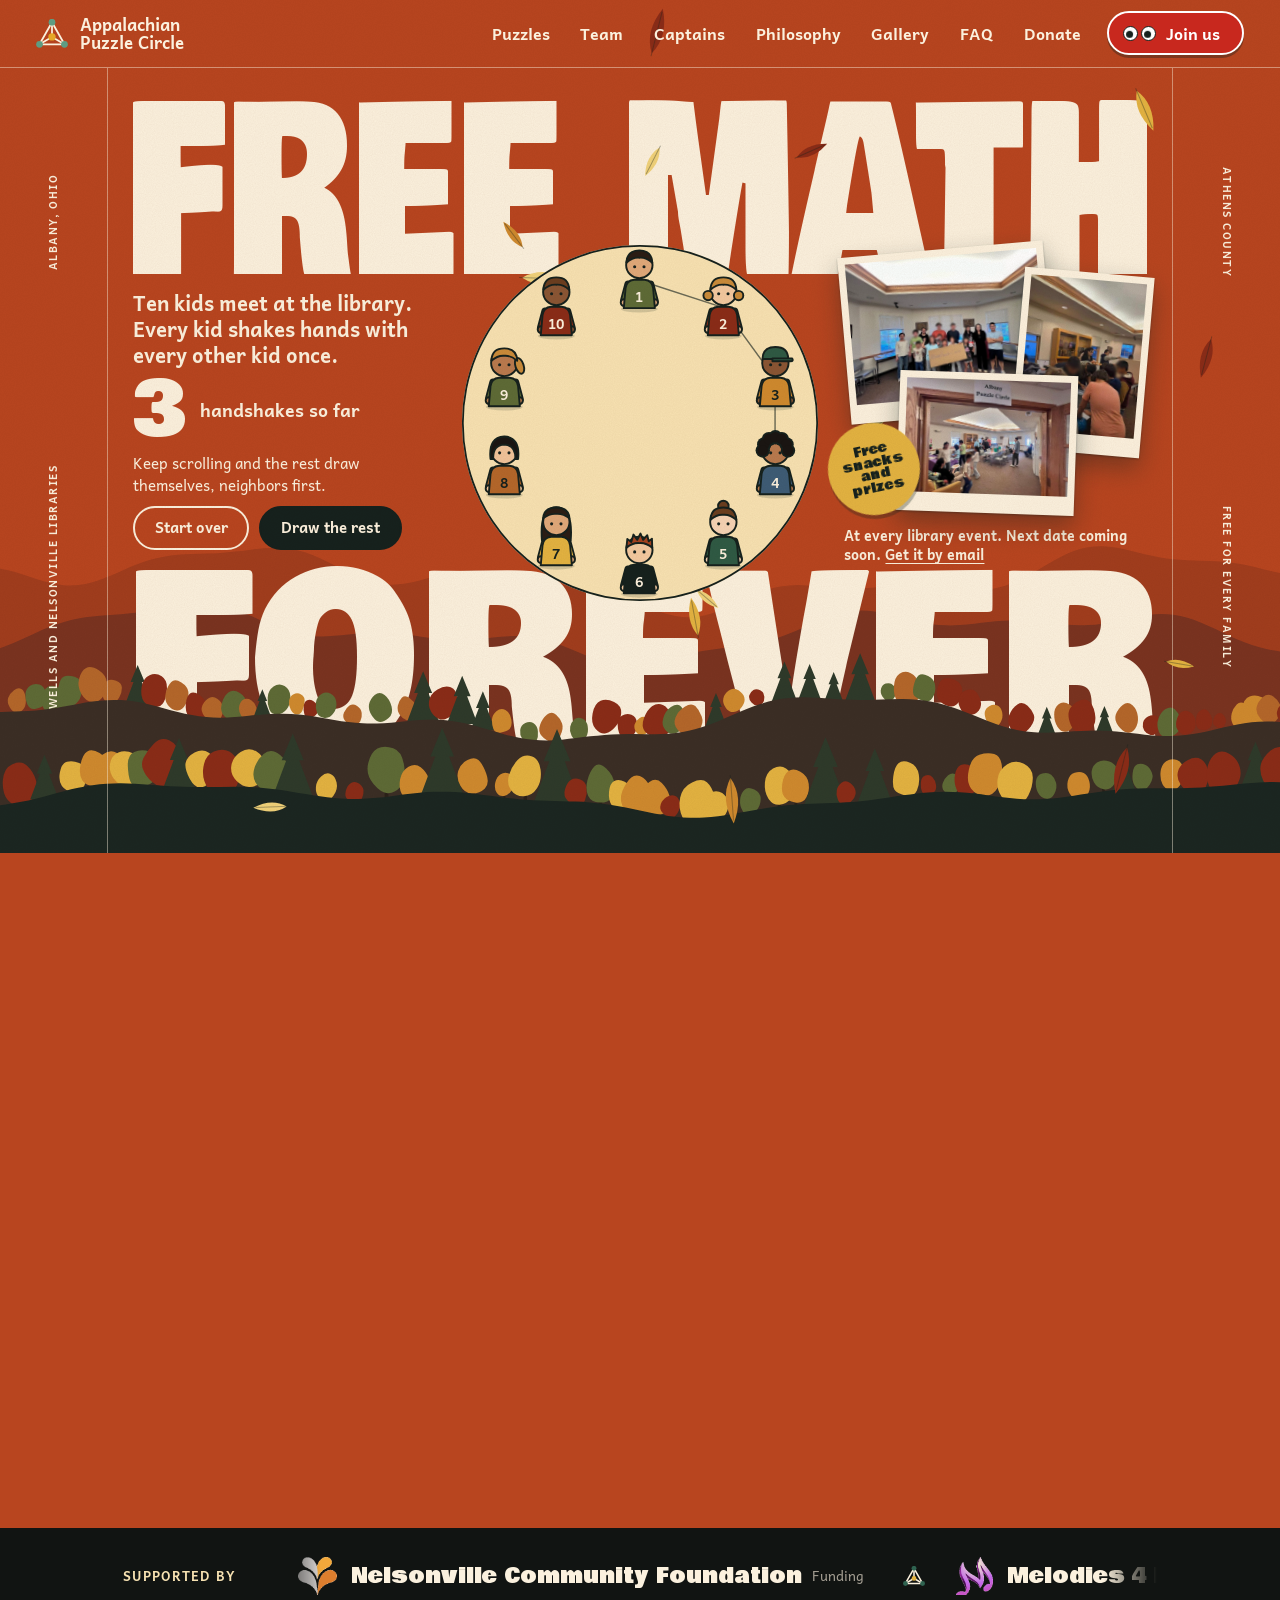
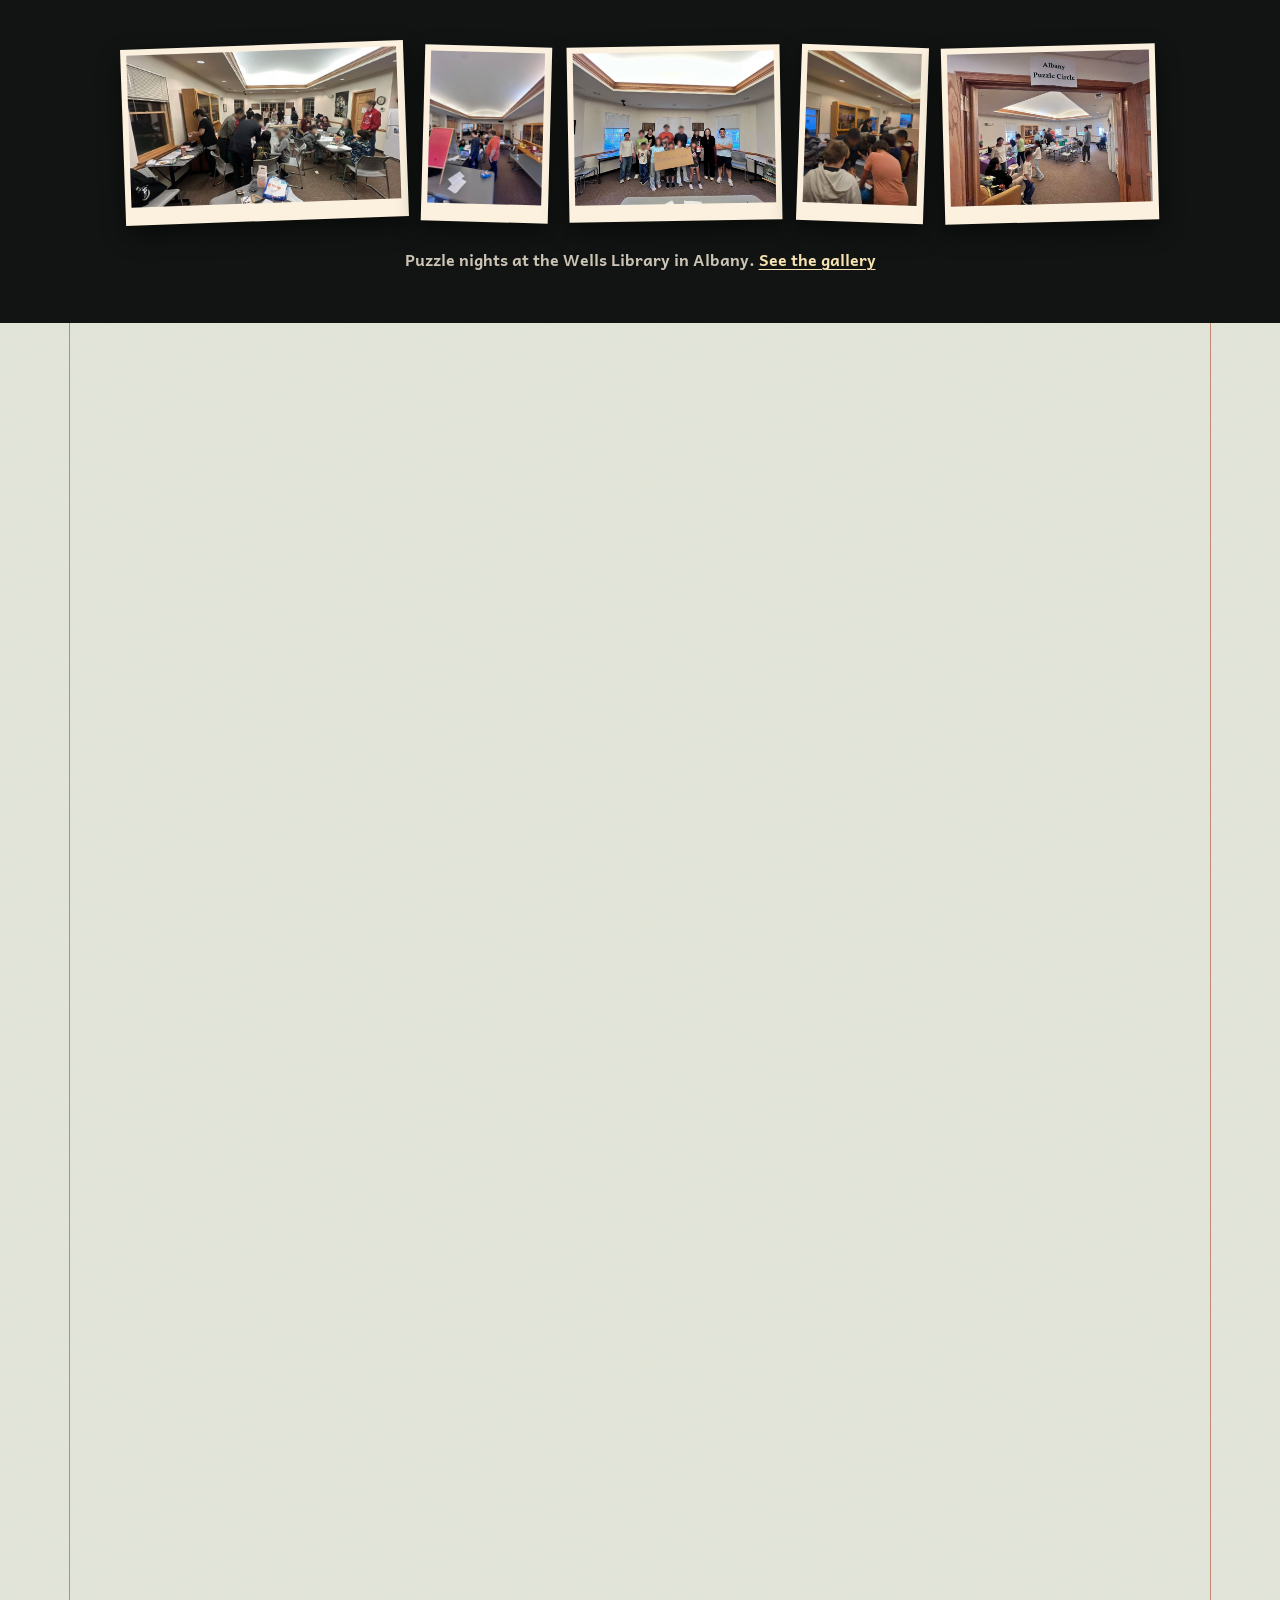
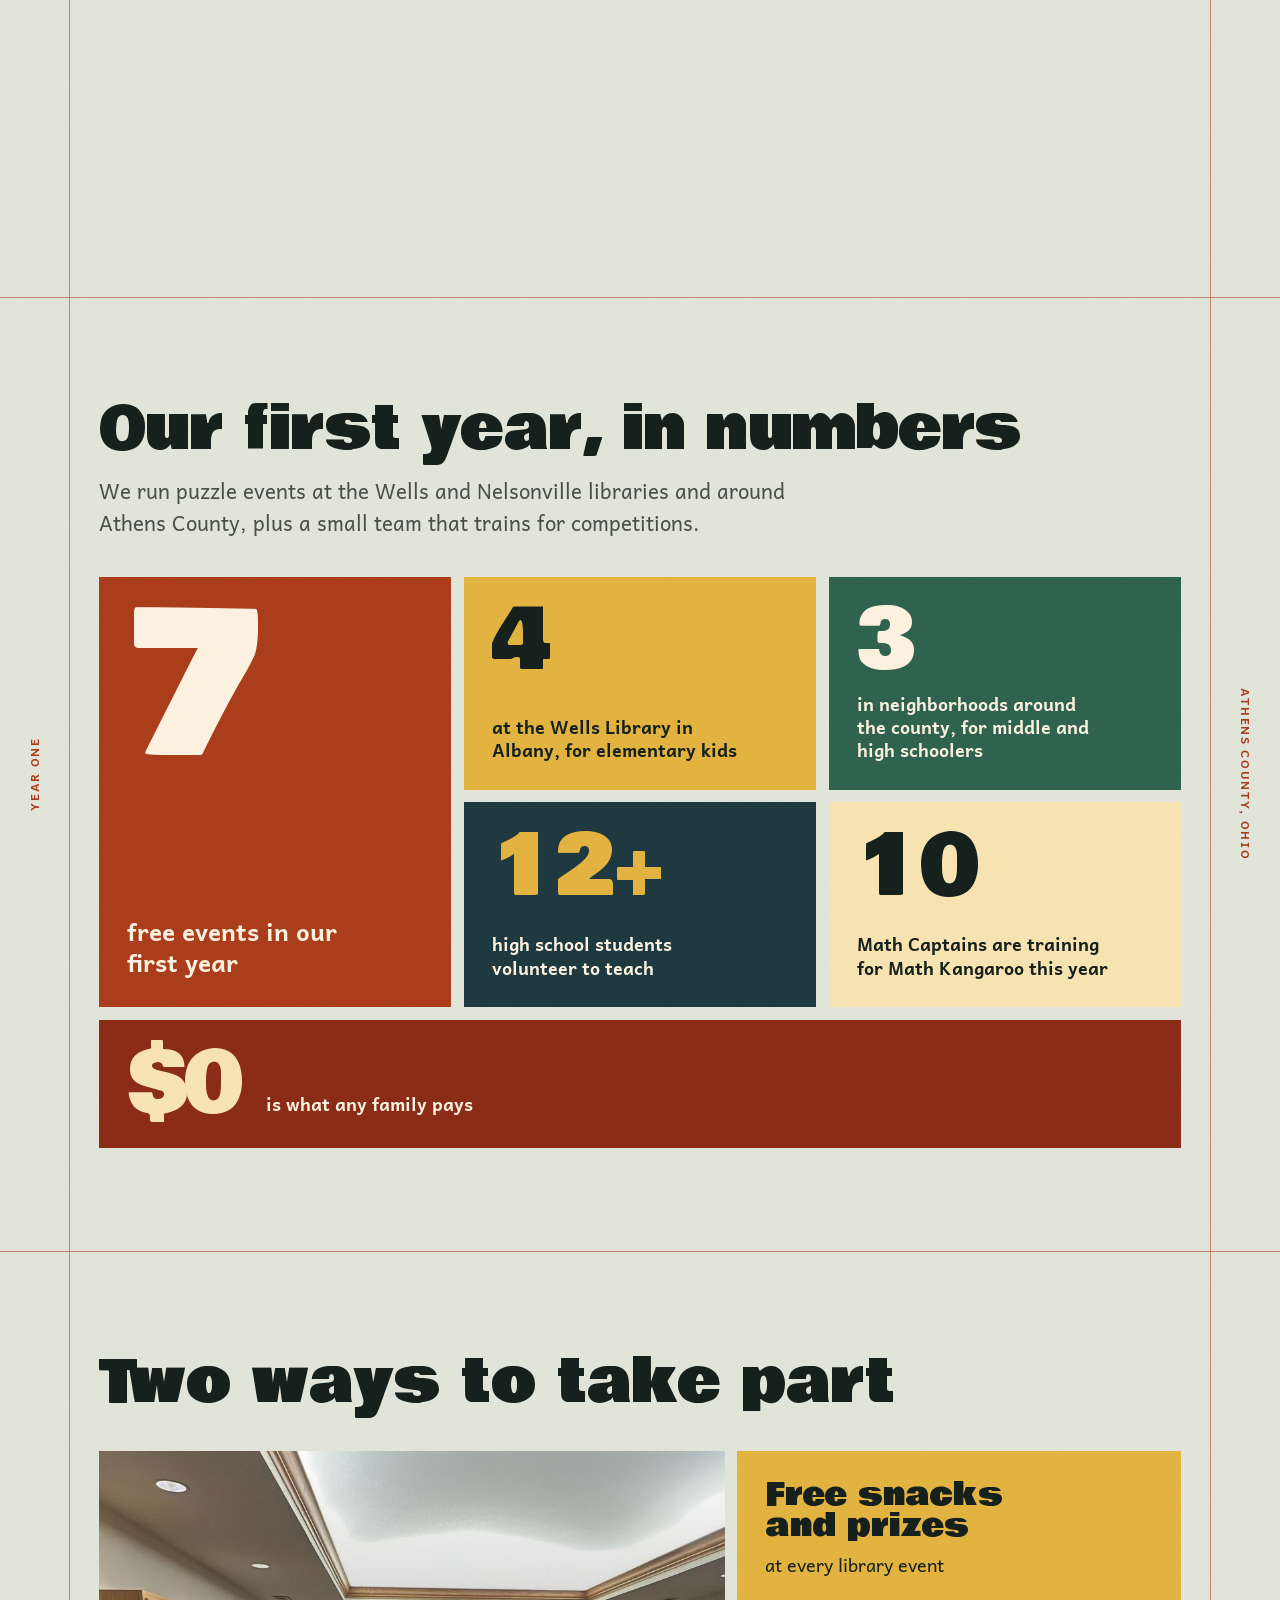
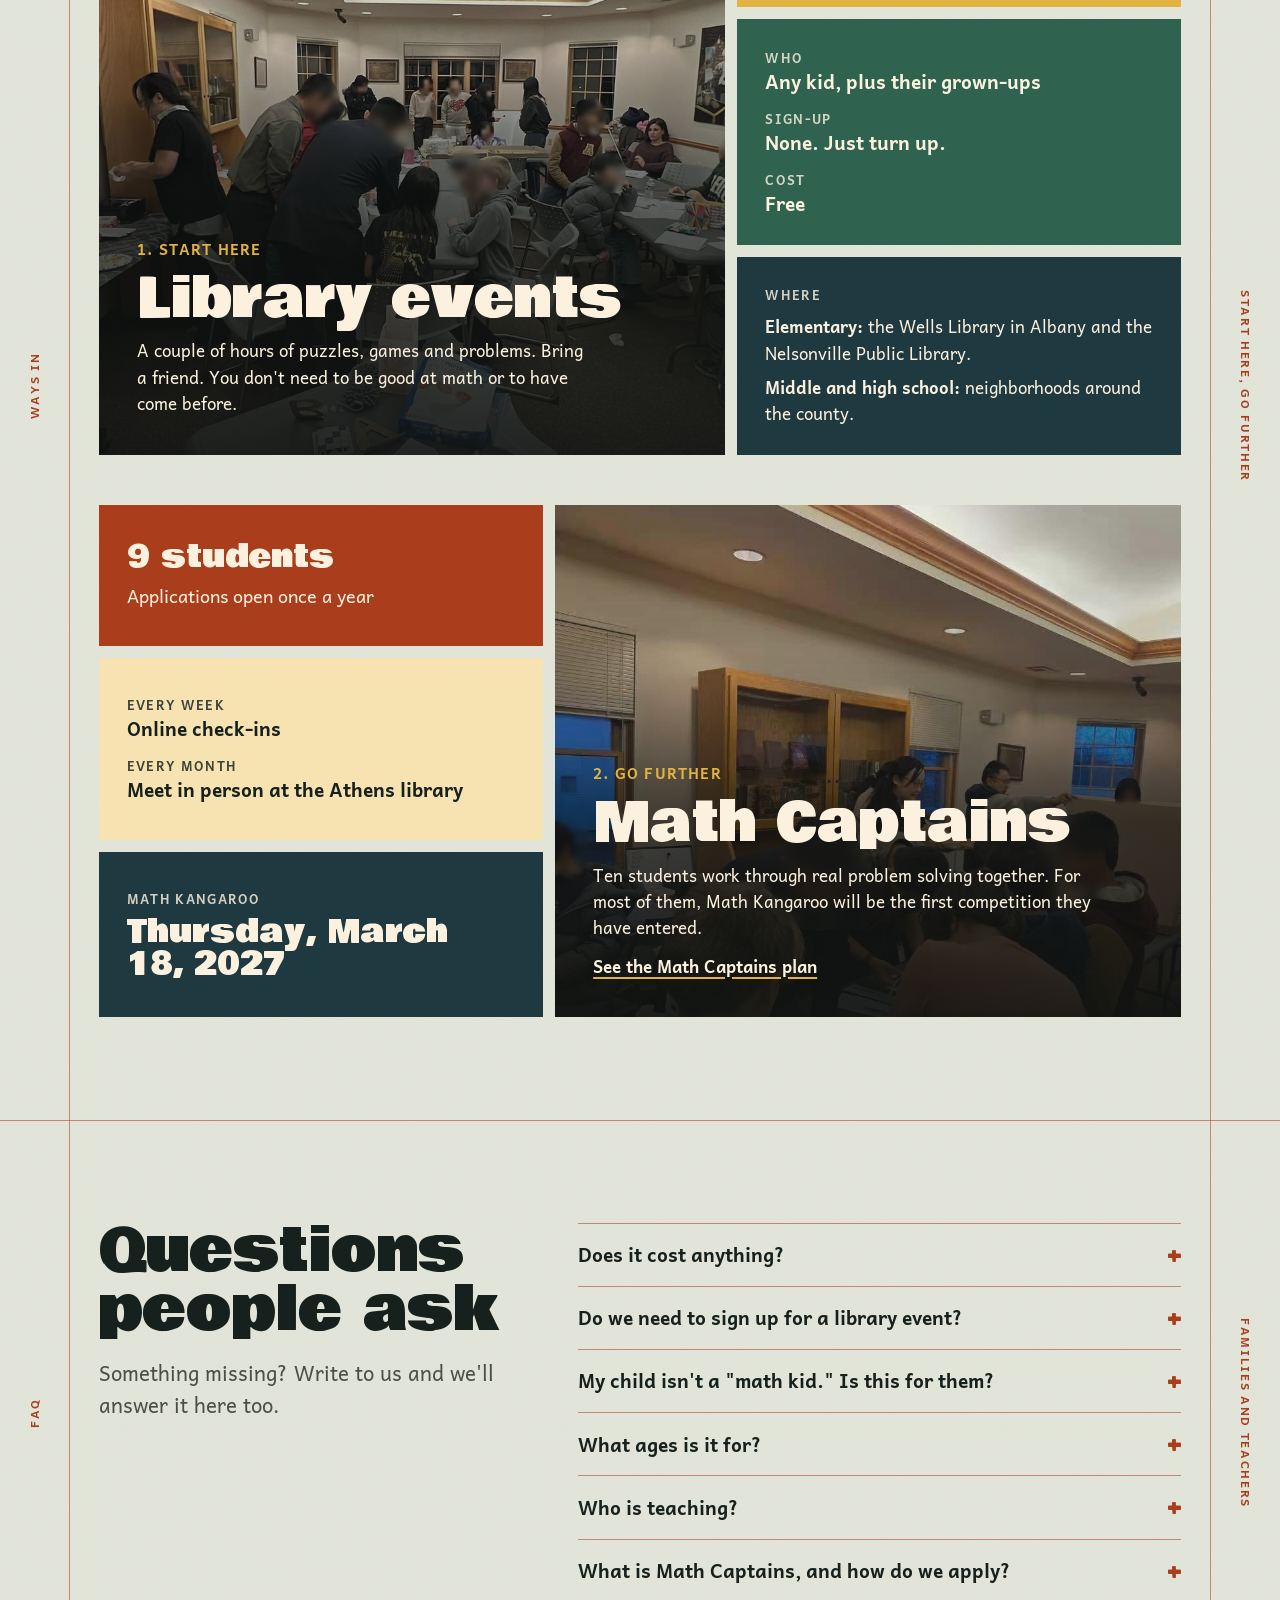
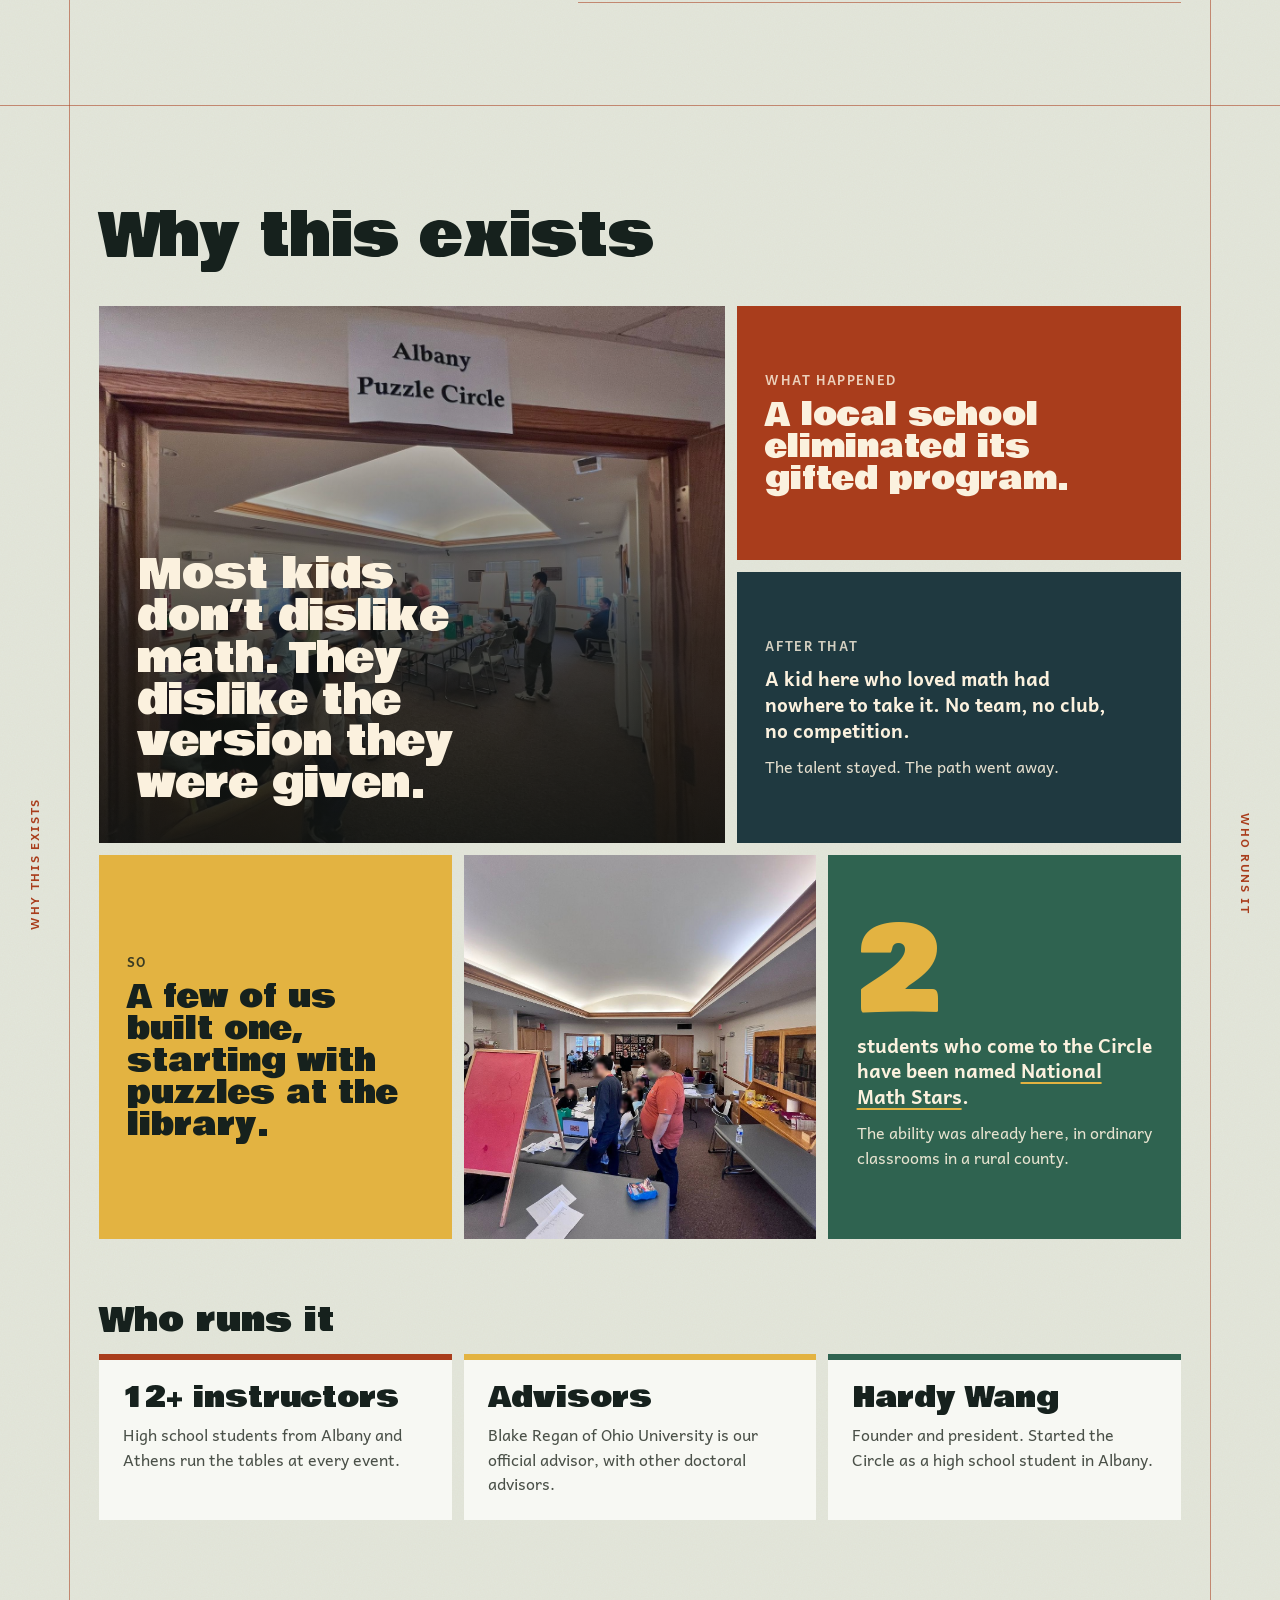
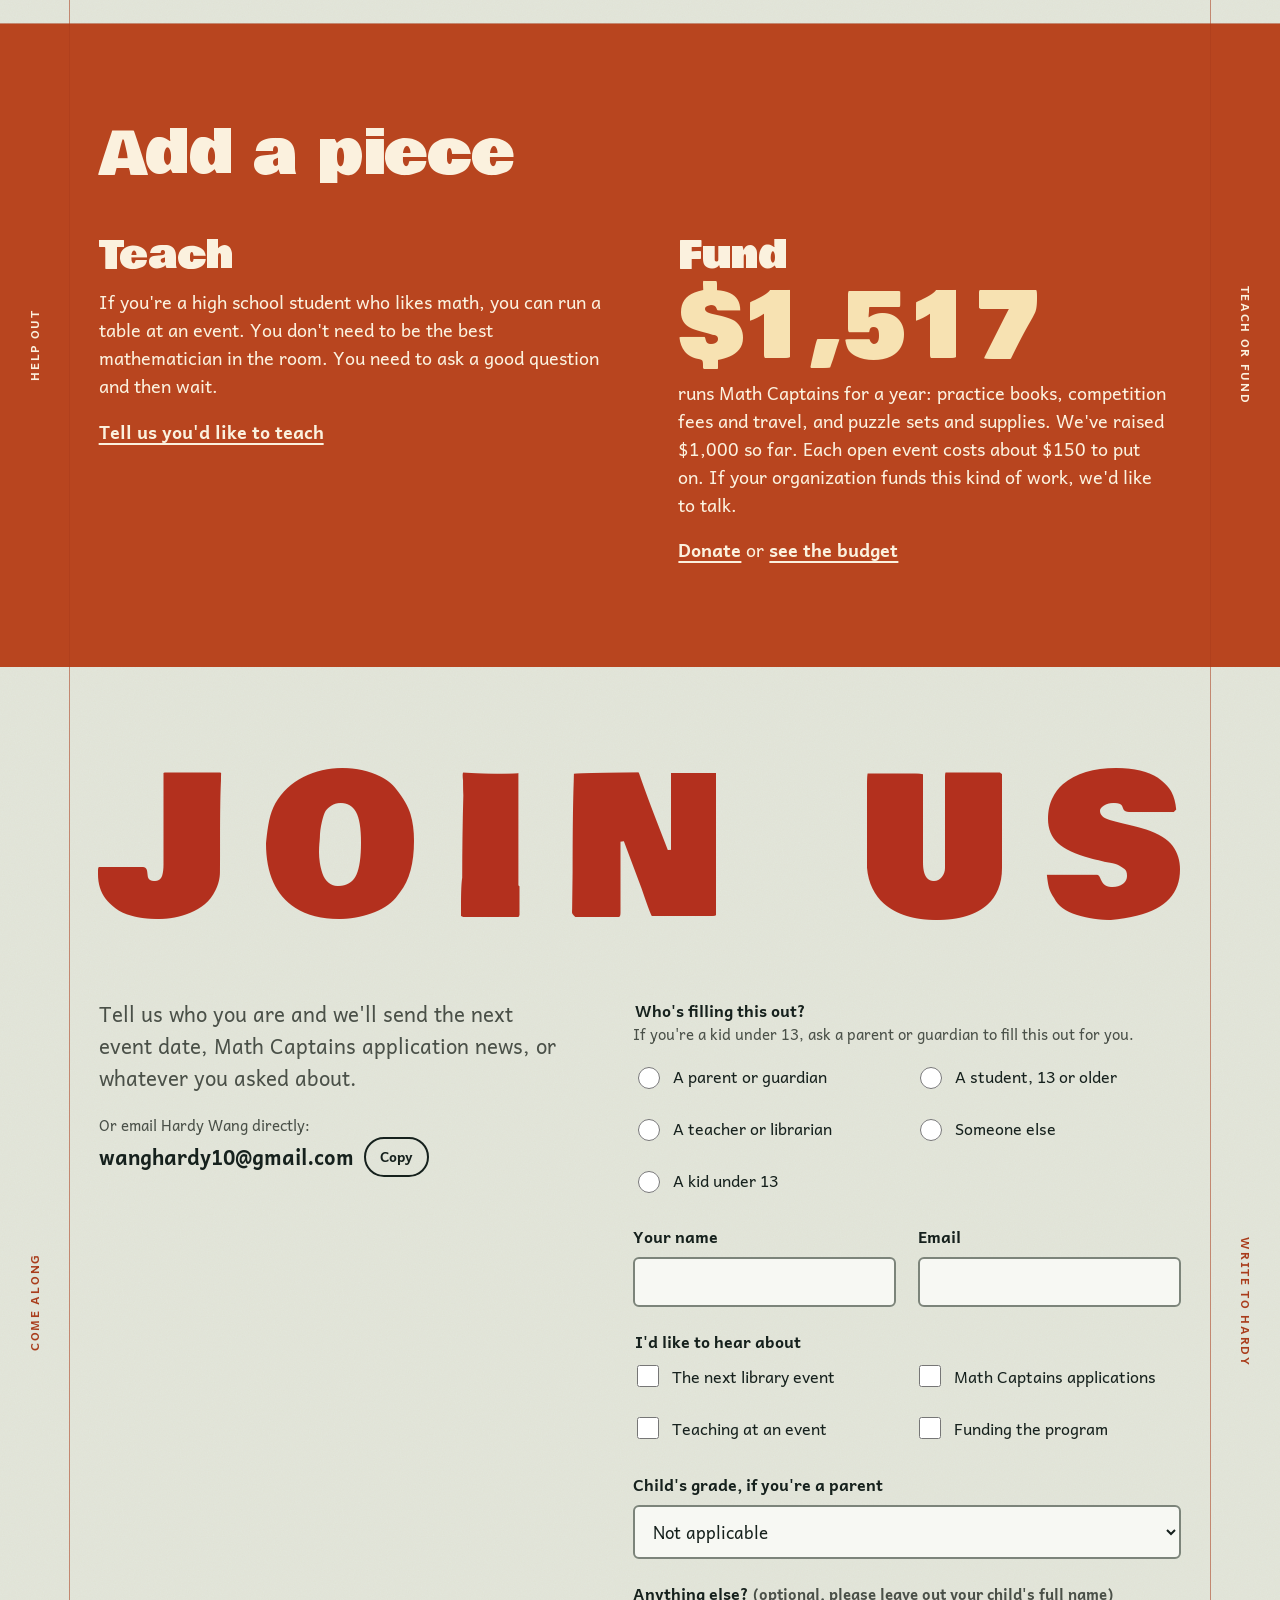
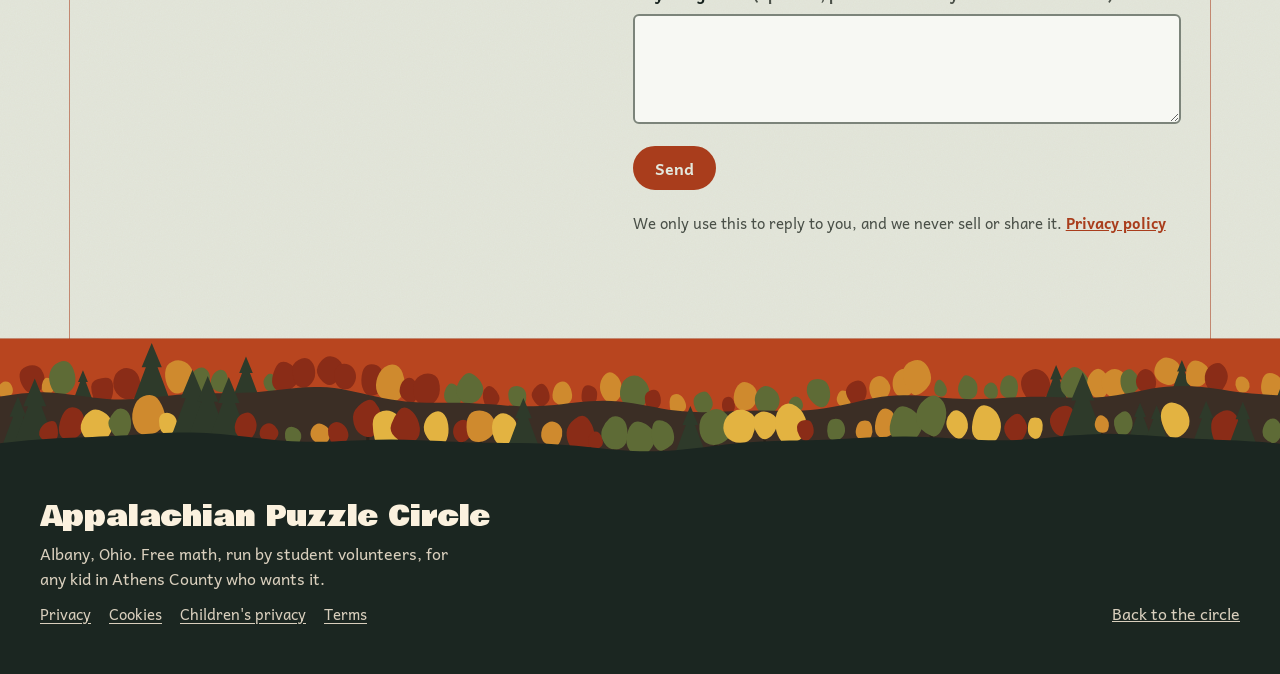
<file: index.html>
<!doctype html>
<html lang="en">
<head>
<meta charset="utf-8">
<meta http-equiv="Content-Security-Policy" content="default-src 'self'; script-src 'self' 'sha256-wXxmK2ph04IP8PhFVRNh1Axp3V5WWU3pEiTrp7HKAyI='; style-src 'self' 'unsafe-inline'; img-src 'self' data:; font-src 'self'; connect-src 'self' https://formspree.io; form-action 'self' https://formspree.io; base-uri 'self'; object-src 'none'; upgrade-insecure-requests">
<meta name="referrer" content="strict-origin-when-cross-origin">
<meta name="viewport" content="width=device-width, initial-scale=1, viewport-fit=cover">
<title>Appalachian Puzzle Circle</title>
<meta name="description" content="Free math puzzles, games and competitions for kids in Athens County, Ohio. Run by student volunteers.">
<link rel="canonical" href="https://appalachianpuzzlecircles.com/">
<meta property="og:type" content="website">
<meta property="og:site_name" content="Appalachian Puzzle Circle">
<meta property="og:title" content="Appalachian Puzzle Circle">
<meta property="og:description" content="Free math puzzles, games and competitions for kids in Athens County, Ohio. Run by student volunteers.">
<meta property="og:url" content="https://appalachianpuzzlecircles.com/">
<script type="application/ld+json">{"@context": "https://schema.org", "@type": "WebSite", "name": "Appalachian Puzzle Circle", "alternateName": "Appalachian Puzzle Circles", "url": "https://appalachianpuzzlecircles.com/"}</script>
<script type="application/ld+json">{"@context": "https://schema.org", "@type": "Organization", "name": "Appalachian Puzzle Circle", "url": "https://appalachianpuzzlecircles.com/", "logo": "https://appalachianpuzzlecircles.com/favicon-192.png", "email": "wanghardy10@gmail.com", "description": "Free math puzzle events and a competition cohort for kids in Athens County, Ohio, run by student volunteers.", "areaServed": {"@type": "AdministrativeArea", "name": "Athens County, Ohio"}, "founder": {"@type": "Person", "name": "Hardy Wang"}}</script>
<link rel="icon" href="favicon-192.png" sizes="192x192" type="image/png">
<link rel="icon" href="favicon.ico" sizes="32x32">
<link rel="icon" href="favicon.svg" type="image/svg+xml">
<link rel="apple-touch-icon" href="apple-touch-icon.png">
<meta name="theme-color" content="#B8451F">
<link rel="stylesheet" href="site.css?v=275f332a">
</head>
<body>
<a class="skip" href="#main">Skip to the page</a>

<header class="hero-wrap" id="top">
  <div class="hero" id="hero">
    <div class="frame" id="frame">
      <svg class="grain" aria-hidden="true"><filter id="gr"><feTurbulence type="fractalNoise" baseFrequency=".9" numOctaves="2" stitchTiles="stitch"/><feColorMatrix values="0 0 0 0 .45  0 0 0 0 .3  0 0 0 0 .2  0 0 0 .55 0"/></filter><rect width="100%" height="100%" filter="url(#gr)"/></svg>

      <nav class="nav" aria-label="Main">
        <a class="brand" href="#top">
          <svg class="mark" viewBox="0 0 200 180" aria-hidden="true"><g stroke="#FBF1DE" stroke-width="11" stroke-linecap="round"><line x1="100" y1="20" x2="22" y2="158"/><line x1="100" y1="20" x2="178" y2="158"/><line x1="22" y1="158" x2="178" y2="158"/><line x1="100" y1="20" x2="100" y2="112"/><line x1="22" y1="158" x2="100" y2="112"/><line x1="178" y1="158" x2="100" y2="112"/></g><g fill="#5E9C82"><circle cx="100" cy="20" r="21"/><circle cx="22" cy="158" r="21"/><circle cx="178" cy="158" r="21"/></g><circle cx="100" cy="112" r="23" fill="#E5A727"/></svg>
          <span>Appalachian<br>Puzzle Circle</span>
        </a>
        <ul>
          <li><a href="puzzles.html">Puzzles</a></li><li><a href="team.html">Team</a></li>
          <li><a href="captains.html">Captains</a></li>
          <li><a href="philosophy.html">Philosophy</a></li><li><a href="gallery.html">Gallery</a></li><li><a href="#faq">FAQ</a></li>
          <li><a href="donate.html">Donate</a></li>
        </ul>
        <a class="btn joinbtn" href="#join"><span class="jb-eyes" aria-hidden="true"><span class="eye"><i></i></span><span class="eye"><i></i></span></span><span class="jb-text">Join us</span></a>
      </nav>
      <ul class="mnav" aria-label="Sections">
        <li><a href="puzzles.html">Puzzles</a></li><li><a href="team.html">Team</a></li><li><a href="captains.html">Captains</a></li><li><a href="philosophy.html">Philosophy</a></li><li><a href="gallery.html">Gallery</a></li><li><a href="#faq">FAQ</a></li><li><a href="donate.html">Donate</a></li>
      </ul>

      <div class="siderule l" aria-hidden="true"></div>
      <div class="siderule r" aria-hidden="true"></div>
      <span class="side l" style="top:calc(250 * var(--u))" aria-hidden="true">Albany, Ohio</span>
      <span class="side l" style="top:calc(660 * var(--u))" aria-hidden="true">Wells and Nelsonville libraries</span>
      <span class="side r" style="top:calc(250 * var(--u))" aria-hidden="true">Athens County</span>
      <span class="side r" style="top:calc(660 * var(--u))" aria-hidden="true">Free for every family</span>

      <svg class="hills back" id="hillsBack" aria-hidden="true"></svg>

      <h1 class="vh">Appalachian Puzzle Circle: free math puzzles for kids in Athens County, Ohio</h1>
      <div class="tl tl1" aria-hidden="true"><svg><text>FREE MATH</text></svg></div>
      <div class="tl tl2" aria-hidden="true"><svg><text>FOREVER</text></svg></div>

      <svg class="hills front" id="hillsFront" aria-hidden="true"></svg>

      <div class="brief" id="brief">
        <p class="q">Ten kids meet at the library. Every kid shakes hands with every other kid once.</p>
      </div>

      <div class="ring" id="ring" role="group" aria-label="Handshake puzzle: ten kids in a circle">
        <div class="disc"></div>
        <svg class="chords" id="chords" viewBox="-100 -100 200 200" aria-hidden="true"></svg>
      </div>

      <div class="tally" id="tally">
        <p class="count" aria-live="polite"><span id="count">0</span><small id="countLabel">handshakes so far</small></p>
        <p class="status" id="status" aria-live="polite">Guess how many first. Then drag from kid to kid, or tap two kids.</p>
        <div class="row">
          <button class="btn ghost" type="button" id="reset">Start over</button>
          <button class="btn" type="button" id="drawRest">Draw the rest</button>
        </div>
      </div>

      <div class="snaps" id="snaps">
        <a class="snap-link" href="gallery.html">
          <span class="snap s1"><img src="gallery/albany-1-sm.jpg" width="800" height="604" alt="Kids and volunteers stand together in a library meeting room holding a handmade Albany Puzzle Circle sign" fetchpriority="high"></span>
          <span class="snap s2"><img src="gallery/albany-4-sm.jpg" width="600" height="800" alt="Kids bent over puzzle sheets at a library table while volunteers help"></span>
          <span class="snap s3"><img src="gallery/albany-2-sm.jpg" width="800" height="600" alt="A paper sign reading Albany Puzzle Circle hangs over the door of a meeting room full of kids at puzzle tables"></span>
          <span class="vh">See more photos in the gallery</span>
        </a>
        <p class="sticker">Free snacks and prizes</p>
        <p class="next">At every library event. Next date coming soon. <a href="#join">Get it by email</a></p>
      </div>

      <canvas class="leaves" id="leaves" aria-hidden="true"></canvas>
    </div>
  </div>
</header>

<main id="main" class="page">
  <section class="supporters" aria-labelledby="sp-h">
    <h2 class="sp-label" id="sp-h">Supported by</h2>
    <div class="sp-viewport">
      <ul class="sp-track"><li><a class="sp-link" href="https://appalachianohio.org/nelsonville/about/" target="_blank" rel="noopener"><img class="sp-logo" src="logos/ncf-mark.png" width="118" height="116" alt="" decoding="async"><span class="sp-name">Nelsonville Community Foundation</span><span class="sp-role">Funding</span><span class="vh"> (opens in a new tab)</span></a><svg class="sp-mark" viewBox="0 0 200 180" aria-hidden="true"><g stroke="currentColor" stroke-width="14" stroke-linecap="round"><line x1="100" y1="20" x2="22" y2="158"/><line x1="100" y1="20" x2="178" y2="158"/><line x1="22" y1="158" x2="178" y2="158"/><line x1="100" y1="20" x2="100" y2="112"/><line x1="22" y1="158" x2="100" y2="112"/><line x1="178" y1="158" x2="100" y2="112"/></g><g fill="#2F6350"><circle cx="100" cy="20" r="22"/><circle cx="22" cy="158" r="22"/><circle cx="178" cy="158" r="22"/></g><circle cx="100" cy="112" r="22" fill="#E3B341"/></svg></li><li><a class="sp-link" href="https://melodies4medicine.org/" target="_blank" rel="noopener"><img class="sp-logo" src="logos/m4m-mark.png" width="123" height="128" alt="" decoding="async"><span class="sp-name">Melodies 4 Medicine</span><span class="sp-role">Partner</span><span class="vh"> (opens in a new tab)</span></a><svg class="sp-mark" viewBox="0 0 200 180" aria-hidden="true"><g stroke="currentColor" stroke-width="14" stroke-linecap="round"><line x1="100" y1="20" x2="22" y2="158"/><line x1="100" y1="20" x2="178" y2="158"/><line x1="22" y1="158" x2="178" y2="158"/><line x1="100" y1="20" x2="100" y2="112"/><line x1="22" y1="158" x2="100" y2="112"/><line x1="178" y1="158" x2="100" y2="112"/></g><g fill="#2F6350"><circle cx="100" cy="20" r="22"/><circle cx="22" cy="158" r="22"/><circle cx="178" cy="158" r="22"/></g><circle cx="100" cy="112" r="22" fill="#E3B341"/></svg></li><li><a class="sp-link" href="https://www.myacpl.org/" target="_blank" rel="noopener"><img class="sp-logo" src="logos/acpl-mark.png" width="152" height="152" alt="" decoding="async"><span class="sp-name">Athens County Public Libraries</span><span class="sp-role">Wells and Nelsonville libraries</span><span class="vh"> (opens in a new tab)</span></a><svg class="sp-mark" viewBox="0 0 200 180" aria-hidden="true"><g stroke="currentColor" stroke-width="14" stroke-linecap="round"><line x1="100" y1="20" x2="22" y2="158"/><line x1="100" y1="20" x2="178" y2="158"/><line x1="22" y1="158" x2="178" y2="158"/><line x1="100" y1="20" x2="100" y2="112"/><line x1="22" y1="158" x2="100" y2="112"/><line x1="178" y1="158" x2="100" y2="112"/></g><g fill="#2F6350"><circle cx="100" cy="20" r="22"/><circle cx="22" cy="158" r="22"/><circle cx="178" cy="158" r="22"/></g><circle cx="100" cy="112" r="22" fill="#E3B341"/></svg></li></ul>
      <ul class="sp-track sp-copy" aria-hidden="true"><li><a class="sp-link" href="https://appalachianohio.org/nelsonville/about/" target="_blank" rel="noopener" tabindex="-1"><img class="sp-logo" src="logos/ncf-mark.png" width="118" height="116" alt="" decoding="async"><span class="sp-name">Nelsonville Community Foundation</span><span class="sp-role">Funding</span><span class="vh"> (opens in a new tab)</span></a><svg class="sp-mark" viewBox="0 0 200 180" aria-hidden="true"><g stroke="currentColor" stroke-width="14" stroke-linecap="round"><line x1="100" y1="20" x2="22" y2="158"/><line x1="100" y1="20" x2="178" y2="158"/><line x1="22" y1="158" x2="178" y2="158"/><line x1="100" y1="20" x2="100" y2="112"/><line x1="22" y1="158" x2="100" y2="112"/><line x1="178" y1="158" x2="100" y2="112"/></g><g fill="#2F6350"><circle cx="100" cy="20" r="22"/><circle cx="22" cy="158" r="22"/><circle cx="178" cy="158" r="22"/></g><circle cx="100" cy="112" r="22" fill="#E3B341"/></svg></li><li><a class="sp-link" href="https://melodies4medicine.org/" target="_blank" rel="noopener" tabindex="-1"><img class="sp-logo" src="logos/m4m-mark.png" width="123" height="128" alt="" decoding="async"><span class="sp-name">Melodies 4 Medicine</span><span class="sp-role">Partner</span><span class="vh"> (opens in a new tab)</span></a><svg class="sp-mark" viewBox="0 0 200 180" aria-hidden="true"><g stroke="currentColor" stroke-width="14" stroke-linecap="round"><line x1="100" y1="20" x2="22" y2="158"/><line x1="100" y1="20" x2="178" y2="158"/><line x1="22" y1="158" x2="178" y2="158"/><line x1="100" y1="20" x2="100" y2="112"/><line x1="22" y1="158" x2="100" y2="112"/><line x1="178" y1="158" x2="100" y2="112"/></g><g fill="#2F6350"><circle cx="100" cy="20" r="22"/><circle cx="22" cy="158" r="22"/><circle cx="178" cy="158" r="22"/></g><circle cx="100" cy="112" r="22" fill="#E3B341"/></svg></li><li><a class="sp-link" href="https://www.myacpl.org/" target="_blank" rel="noopener" tabindex="-1"><img class="sp-logo" src="logos/acpl-mark.png" width="152" height="152" alt="" decoding="async"><span class="sp-name">Athens County Public Libraries</span><span class="sp-role">Wells and Nelsonville libraries</span><span class="vh"> (opens in a new tab)</span></a><svg class="sp-mark" viewBox="0 0 200 180" aria-hidden="true"><g stroke="currentColor" stroke-width="14" stroke-linecap="round"><line x1="100" y1="20" x2="22" y2="158"/><line x1="100" y1="20" x2="178" y2="158"/><line x1="22" y1="158" x2="178" y2="158"/><line x1="100" y1="20" x2="100" y2="112"/><line x1="22" y1="158" x2="100" y2="112"/><line x1="178" y1="158" x2="100" y2="112"/></g><g fill="#2F6350"><circle cx="100" cy="20" r="22"/><circle cx="22" cy="158" r="22"/><circle cx="178" cy="158" r="22"/></g><circle cx="100" cy="112" r="22" fill="#E3B341"/></svg></li></ul>
    </div>
  </section>

  <section class="reel" aria-labelledby="reel-h">
    <h2 class="vh" id="reel-h">Photos from past events</h2>
    <ul class="reel-row">
        <li data-rv><a href="gallery.html"><img src="gallery/albany-3-sm.jpg" width="800" height="450" alt="Kids and volunteers working at tables all around a library meeting room" loading="lazy" decoding="async"></a></li>
        <li data-rv><a href="gallery.html"><img src="gallery/albany-5-sm.jpg" width="600" height="800" alt="Kids at tables near a red easel board in the library meeting room" loading="lazy" decoding="async"></a></li>
        <li data-rv><a href="gallery.html"><img src="gallery/albany-1-sm.jpg" width="800" height="604" alt="Kids and volunteers stand together in a library meeting room holding a handmade Albany Puzzle Circle sign" loading="lazy" decoding="async"></a></li>
        <li data-rv><a href="gallery.html"><img src="gallery/albany-4-sm.jpg" width="600" height="800" alt="Kids bent over puzzle sheets at a library table while volunteers help" loading="lazy" decoding="async"></a></li>
        <li data-rv><a href="gallery.html"><img src="gallery/albany-2-sm.jpg" width="800" height="600" alt="A paper sign reading Albany Puzzle Circle hangs over the door of a meeting room full of kids at puzzle tables" loading="lazy" decoding="async"></a></li>
    </ul>
    <p class="reel-cap" data-rv>Puzzle nights at the Wells Library in Albany. <a href="gallery.html">See the gallery</a></p>
  </section>

  <section class="story" id="about" aria-labelledby="about-h">
    <div class="story-pin">
      <h2 class="story-lines" id="about-h">
        <span class="sl sl1">Free math for any kid in Athens County.</span>
        <span class="sl sl2">Students teach it.</span>
        <span class="sl sl3">Nobody pays.</span>
      </h2>
    </div>
  </section>

  <section class="sec nums" id="numbers" aria-labelledby="nums-h">
    <span class="tag l" aria-hidden="true">Year one</span>
    <span class="tag r" aria-hidden="true">Athens County, Ohio</span>
    <div class="in">
      <div class="nums-head" data-rv>
        <h2 class="h2" id="nums-h">Our first year, in numbers</h2>
        <p class="lede">We run puzzle events at the Wells and Nelsonville libraries and around Athens County, plus a small team that trains for competitions.</p>
      </div>
      <ul class="nums-grid">
        <li class="n n-rust n-wide" data-rv><p class="n-big" aria-hidden="true"><span data-count="7">7</span></p><p class="n-what"><span class="vh">7 </span>free events in our first year</p></li>
        <li class="n n-gold" data-rv><p class="n-big" aria-hidden="true"><span data-count="4">4</span></p><p class="n-what"><span class="vh">4 </span>at the Wells Library in Albany, for elementary kids</p></li>
        <li class="n n-green" data-rv><p class="n-big" aria-hidden="true"><span data-count="3">3</span></p><p class="n-what"><span class="vh">3 </span>in neighborhoods around the county, for middle and high schoolers</p></li>
        <li class="n n-ink" data-rv><p class="n-big" aria-hidden="true"><span data-count="12">12</span>+</p><p class="n-what"><span class="vh">12+ </span>high school students volunteer to teach</p></li>
        <li class="n n-sun" data-rv><p class="n-big" aria-hidden="true"><span data-count="10">10</span></p><p class="n-what"><span class="vh">10 </span>Math Captains are training for Math Kangaroo this year</p></li>
        <li class="n n-red" data-rv><p class="n-big" aria-hidden="true">$<span data-count="0">0</span></p><p class="n-what"><span class="vh">$0 </span>is what any family pays</p></li>
      </ul>
    </div>
  </section>

  <section class="sec" id="ways" aria-labelledby="ways-h">
    <span class="tag l" aria-hidden="true">Ways in</span>
    <span class="tag r" aria-hidden="true">Start here, go further</span>
    <div class="in">
      <h2 class="h2" id="ways-h" data-rv>Two ways to take part</h2>
      <div class="wb">
        <article class="wb-photo wb-a" data-rv aria-labelledby="w1-h">
          <img src="gallery/albany-3.jpg" width="1600" height="900" alt="Kids and volunteers working at tables all around a library meeting room" loading="lazy" decoding="async">
          <div class="wb-txt">
            <p class="step">1. Start here</p>
            <h3 id="w1-h">Library events</h3>
            <p>A couple of hours of puzzles, games and problems. Bring a friend. You don't need to be good at math or to have come before.</p>
          </div>
        </article>
        <div class="wb-blk b-gold" data-rv>
          <p class="wb-big">Free snacks and prizes</p>
          <p>at every library event</p>
        </div>
        <dl class="wb-blk b-green wb-facts" data-rv>
          <div><dt>Who</dt><dd>Any kid, plus their grown-ups</dd></div>
          <div><dt>Sign-up</dt><dd>None. Just turn up.</dd></div>
          <div><dt>Cost</dt><dd>Free</dd></div>
        </dl>
        <div class="wb-blk b-ink wb-where" data-rv>
          <p class="wb-k">Where</p>
          <p><strong>Elementary:</strong> the Wells Library in Albany and the Nelsonville Public Library.</p>
          <p><strong>Middle and high school:</strong> neighborhoods around the county.</p>
        </div>

        <article class="wb-photo wb-b" data-rv aria-labelledby="w2-h">
          <img src="gallery/albany-4.jpg" width="960" height="1280" alt="Kids bent over puzzle sheets at a library table while volunteers help" loading="lazy" decoding="async">
          <div class="wb-txt">
            <p class="step">2. Go further</p>
            <h3 id="w2-h">Math Captains</h3>
            <p>Ten students work through real problem solving together. For most of them, Math Kangaroo will be the first competition they have entered.</p>
            <p><a class="wb-link" href="captains.html">See the Math Captains plan</a></p>
          </div>
        </article>
        <div class="wb-blk b-rust wb-num" data-rv>
          <p class="wb-big"><span data-count="10">10</span> students</p>
          <p>Applications open once a year</p>
        </div>
        <dl class="wb-blk b-sun wb-facts" data-rv>
          <div><dt>Every week</dt><dd>Online check-ins</dd></div>
          <div><dt>Every month</dt><dd>Meet in person at the Athens library</dd></div>
        </dl>
        <div class="wb-blk b-teal wb-date" data-rv>
          <p class="wb-k">Math Kangaroo</p>
          <p class="wb-big">Thursday, March 18, 2027</p>
        </div>
      </div>
    </div>
  </section>

  <section class="sec" id="faq" aria-labelledby="fam-h">
    <span id="families" aria-hidden="true"></span>
    <span class="tag l" aria-hidden="true">FAQ</span>
    <span class="tag r" aria-hidden="true">Families and teachers</span>
    <div class="in faq">
      <div style="display:grid;gap:16px">
        <h2 class="h2" id="fam-h">Questions people ask</h2>
        <p class="lede">Something missing? Write to us and we'll answer it here too.</p>
      </div>
      <div>
        <details><summary>Does it cost anything?</summary><div class="body">No. Every event is free to every family. Nobody who teaches is paid.</div></details>
        <details><summary>Do we need to sign up for a library event?</summary><div class="body">No. Library events are open to anyone, and the snacks and prizes are free. Turn up, or write first if you'd like to know what to expect.</div></details>
        <details><summary>My child isn't a "math kid." Is this for them?</summary><div class="body">Yes. If your child is anywhere between bored in math class and obsessed with it, this is for them.</div></details>
        <details><summary>What ages is it for?</summary><div class="body">Library events in Albany and Nelsonville are for elementary kids. Neighborhood events are for middle and high schoolers, so everyone works on problems that fit.</div></details>
        <details><summary>Who is teaching?</summary><div class="body">More than a dozen volunteer instructors, all students at high schools in Albany and Athens. Our official advisor is Blake Regan, Associate Professor of Instruction in Mathematics at Ohio University, and other doctoral advisors help guide them.</div></details>
        <details><summary>What is Math Captains, and how do we apply?</summary><div class="body">Math Captains is a team of ten students who meet online every week and in person once a month, and who compete in Math Kangaroo in March. Applications open once a year. Leave your email below and we'll tell you when. The full plan is on <a href="captains.html">the Math Captains page</a>.</div></details>
      </div>
    </div>
  </section>

  <section class="sec why" id="why" aria-labelledby="why-h">
    <span class="tag l" aria-hidden="true">Why this exists</span>
    <span class="tag r" aria-hidden="true">Who runs it</span>
    <div class="in">
      <h2 class="h2" id="why-h" data-rv>Why this exists</h2>
      <div class="yb">
        <figure class="yb-photo y1" data-rv>
          <img src="gallery/albany-2.jpg" width="1600" height="1200" alt="A paper sign reading Albany Puzzle Circle hangs over the door of a meeting room full of kids at puzzle tables" loading="lazy" decoding="async">
          <blockquote>Most kids don’t dislike math. They dislike the version they were given.</blockquote>
        </figure>
        <div class="yb-blk b-rust" data-rv>
          <p class="yb-k">What happened</p>
          <p class="yb-big">A local school eliminated its gifted program.</p>
        </div>
        <div class="yb-blk b-ink" data-rv>
          <p class="yb-k">After that</p>
          <p class="yb-mid">A kid here who loved math had nowhere to take it. No team, no club, no competition.</p>
          <p class="yb-sm">The talent stayed. The path went away.</p>
        </div>
        <div class="yb-blk b-gold" data-rv>
          <p class="yb-k">So</p>
          <p class="yb-big">A few of us built one, starting with puzzles at the library.</p>
        </div>
        <figure class="yb-photo y2" data-rv>
          <img src="gallery/albany-5.jpg" width="1200" height="1600" alt="Kids at tables near a red easel board in the library meeting room" loading="lazy" decoding="async">
        </figure>
        <div class="yb-blk b-green" data-rv>
          <p class="yb-num" aria-hidden="true"><span data-count="2">2</span></p>
          <p class="yb-mid"><span class="vh">2 </span>students who come to the Circle have been named <a href="https://www.nationalmathstars.org/" target="_blank" rel="noopener">National Math Stars<span class="vh"> (opens in a new tab)</span></a>.</p>
          <p class="yb-sm">The ability was already here, in ordinary classrooms in a rural county.</p>
        </div>
      </div>
      <h3 class="yb-who" data-rv>Who runs it</h3>
      <dl class="people">
        <div data-rv><dt>12+ instructors</dt><dd>High school students from Albany and Athens run the tables at every event.</dd></div>
        <div data-rv><dt>Advisors</dt><dd>Blake Regan of Ohio University is our official advisor, with other doctoral advisors.</dd></div>
        <div data-rv><dt>Hardy Wang</dt><dd>Founder and president. Started the Circle as a high school student in Albany.</dd></div>
      </dl>
    </div>
  </section>

  <section class="sec dusk" id="help" aria-labelledby="help-h">
    <span class="tag l" aria-hidden="true">Help out</span>
    <span class="tag r" aria-hidden="true">Teach or fund</span>
    <div class="in">
      <h2 class="h2" id="help-h">Add a piece</h2>
      <div class="help">
        <div>
          <h3>Teach</h3>
          <p>If you're a high school student who likes math, you can run a table at an event. You don't need to be the best mathematician in the room. You need to ask a good question and then wait.</p>
          <p style="margin-top:18px"><a class="textlink" href="#join">Tell us you'd like to teach</a></p>
        </div>
        <div>
          <h3>Fund</h3>
          <p class="money">$1,517</p>
          <p>runs Math Captains for a year: practice books, competition fees and travel, and puzzle sets and supplies. We've raised $1,000 so far. Each open event costs about $150 to put on. If your organization funds this kind of work, we'd like to talk.</p>
          <p style="margin-top:18px"><a class="textlink" href="donate.html">Donate</a> or <a class="textlink" href="captains.html#budget">see the budget</a></p>
        </div>
      </div>
    </div>
  </section>

  <section class="sec" id="join" aria-labelledby="join-h">
    <span class="tag l" aria-hidden="true">Come along</span>
    <span class="tag r" aria-hidden="true">Write to Hardy</span>
    <div class="in">
      <h2 class="joinmark" id="join-h"><span class="vh">Join us</span><span class="lean" aria-hidden="true"><span>J</span><span>O</span><span>I</span><span>N</span><span class="gap"></span><span>U</span><span>S</span></span></h2>
      <div class="join">
      <div class="side-info">
        <p class="lede">Tell us who you are and we'll send the next event date, Math Captains application news, or whatever you asked about.</p>
        <div>
          <p class="small">Or email Hardy Wang directly:</p>
          <p class="mail"><code id="addr">wanghardy10@gmail.com</code> <button class="btn ghost" type="button" id="copyAddr" style="color:var(--text);border-color:var(--text);min-height:40px;font-size:14px;padding:0 14px">Copy</button></p>
        </div>
      </div>
      <div id="formWrap">
        <!-- Paste your Formspree form ID between the quotes in data-formspree (the part after formspree.io/f/). Leave it empty and the form only prepares an email note. -->
        <form id="joinForm" data-formspree="xwlljnyn" novalidate>
          <p class="vh" aria-hidden="true"><label>Leave this empty <input type="text" name="_gotcha" tabindex="-1" autocomplete="off"></label></p>
          <fieldset class="field who" aria-describedby="who-hint e-who">
            <legend>Who's filling this out?</legend>
            <p class="hint" id="who-hint">If you're a kid under 13, ask a parent or guardian to fill this out for you.</p>
            <div class="checks">
              <label><input type="radio" name="who" value="parent"> A parent or guardian</label>
              <label><input type="radio" name="who" value="student13"> A student, 13 or older</label>
              <label><input type="radio" name="who" value="teacher"> A teacher or librarian</label>
              <label><input type="radio" name="who" value="other"> Someone else</label>
              <label><input type="radio" name="who" value="under13"> A kid under 13</label>
            </div>
            <p class="err" id="e-who"></p>
          </fieldset>
          <div class="two">
            <div class="field">
              <label for="f-name">Your name</label>
              <input id="f-name" name="name" autocomplete="name" aria-describedby="e-name">
              <p class="err" id="e-name"></p>
            </div>
            <div class="field">
              <label for="f-email">Email</label>
              <input id="f-email" name="email" type="email" autocomplete="email" inputmode="email" aria-describedby="e-email">
              <p class="err" id="e-email"></p>
            </div>
          </div>
          <fieldset class="field" aria-describedby="e-int">
            <legend>I'd like to hear about</legend>
            <div class="checks">
              <label><input type="checkbox" name="int" value="the next library event"> The next library event</label>
              <label><input type="checkbox" name="int" value="Math Captains applications"> Math Captains applications</label>
              <label><input type="checkbox" name="int" value="teaching at an event"> Teaching at an event</label>
              <label><input type="checkbox" name="int" value="funding the program"> Funding the program</label>
            </div>
            <p class="err" id="e-int"></p>
          </fieldset>
          <div class="field">
            <label for="f-grade">Child's grade, if you're a parent</label>
            <select id="f-grade" name="grade">
              <option value="">Not applicable</option>
              <option>Kindergarten</option><option>1st grade</option><option>2nd grade</option><option>3rd grade</option><option>4th grade</option><option>5th grade</option><option>6th grade</option><option>7th grade</option><option>8th grade</option><option>High school</option>
            </select>
          </div>
          <div class="field">
            <label for="f-note">Anything else? <span class="small">(optional, please leave out your child's full name)</span></label>
            <textarea id="f-note" name="note"></textarea>
          </div>
          <button class="btn" type="submit" id="sendBtn">Prepare my note</button>
          <p class="err" id="e-send" role="alert"></p>
          <p class="form-note">We only use this to reply to you, and we never sell or share it. <a href="privacy.html">Privacy policy</a></p>
        </form>
        <div class="done" id="done" hidden tabindex="-1">
          <h3>Your note is ready</h3>
          <p id="doneWhy">This page can't send mail yet. Copy the note and send it to <strong>wanghardy10@gmail.com</strong>.</p>
          <pre id="noteText"></pre>
          <div class="row">
            <button class="btn" type="button" id="copyNote">Copy the note</button>
            <a class="btn ghost" id="mailLink" href="#">Open in my email app</a>
            <button class="btn ghost" type="button" id="editNote">Edit</button>
          </div>
          <p class="small" id="copyMsg" aria-live="polite"></p>
        </div>
        <div class="done" id="sent" hidden tabindex="-1">
          <h3>Sent</h3>
          <p id="sentMsg">Thanks. Our team will write back to you by email.</p>
          <div class="row"><button class="btn ghost" type="button" id="sendAnother">Send another</button></div>
        </div>
      </div>
    </div>
    </div>
  </section>
</main>

<footer>
  <svg class="foothills strip" data-seed="131" aria-hidden="true"></svg>
  <div class="in">
    <div>
      <p class="name">Appalachian Puzzle Circle</p>
      <p>Albany, Ohio. Free math, run by student volunteers, for any kid in Athens County who wants it.</p>
      <p class="legal"><a href="privacy.html">Privacy</a><a href="privacy.html#cookies">Cookies</a><a href="privacy.html#children">Children's privacy</a><a href="terms.html">Terms</a></p>
    </div>
    <p><a href="#top">Back to the circle</a></p>
  </div>
</footer>

<script src="site.js?v=c341c76e"></script>
<script>
(() => {
  const root = document.documentElement;
  const reduce = matchMedia('(prefers-reduced-motion: reduce)').matches;
  const isPhone = () => matchMedia('(max-width:1060px)').matches;
  const css = n => getComputedStyle(root).getPropertyValue(n).trim();
  const setVW = window.PC.setVW;

  const {rng, SVGNS, ridgeLayers, fitTitles, measureCap} = window.PC;

  /* ---------- hills ---------- */
  function drawHills(){
    const back = document.getElementById('hillsBack'), front = document.getElementById('hillsFront');
    [back, front].forEach(s => s.textContent = '');
    const rb = back.getBoundingClientRect(); const W = Math.max(320, rb.width), H = Math.max(120, rb.height);
    const sc = isPhone() ? 0.9 : W / 1440;
    back.setAttribute('viewBox', `0 0 ${W} ${H}`); front.setAttribute('viewBox', `0 0 ${W} ${H}`);
    const step = Math.max(8, W/90);
    const L = [
      {svg: back,  base: H*0.30, amp: H*0.10, seed: 11, fill: css('--ridge-1')},
      {svg: back,  base: H*0.44, amp: H*0.09, seed: 29, fill: css('--ridge-2')},
      {svg: front, base: H*0.66, amp: H*0.075, seed: 47, fill: css('--ridge-3'), trees: [css('--leaf-amber'), css('--leaf-red'), css('--leaf-olive'), '#B4672A'], dens: 1},
      {svg: front, base: H*0.86, amp: H*0.05, seed: 83, fill: css('--ridge-4'), trees: [css('--leaf-gold'), css('--leaf-amber'), css('--leaf-red'), css('--leaf-olive')], dens: 1.15, big: 1.35, trunk: true}
    ];
    ridgeLayers(back, W, H, L.filter(l => l.svg === back), sc, step);
    ridgeLayers(front, W, H, L.filter(l => l.svg === front), sc, step);
  }

  /* ---------- handshake circle ---------- */
  const N = 10, R = 80;
  const ring = document.getElementById('ring'), chordsSvg = document.getElementById('chords');
  const countEl = document.getElementById('count'), countLabel = document.getElementById('countLabel');
  const statusEl = document.getElementById('status');
  const drawBtn = document.getElementById('drawRest');
  const pts = [...Array(N)].map((_, i) => { const a = -Math.PI/2 + i * 2*Math.PI/N; return [R*Math.cos(a), R*Math.sin(a)]; });
  const key = (a, b) => a < b ? `${a}-${b}` : `${b}-${a}`;
  const ALL = [];
  for (let s = 1; s <= 5; s++) for (let a = 0; a < N; a++){ const b = (a + s) % N; const k = key(a, b); if (!ALL.includes(k)) ALL.push(k); }
  const mine = new Set(); let auto = new Set(); const lines = new Map();
  let sel = null, rubber = null, dragging = false, scrollP = 0, autoFloor = 0, autoAll = false, solvedShown = false;

  const KIDS = [
    {hair: 'crop',     hc: '#2B1D14', skin: '#E0A97A', shirt: '#5E6B36', num: '#FBF1DE'},
    {hair: 'pigtails', hc: '#C98B3A', skin: '#F2C9A0', shirt: '#8A2C17', num: '#FBF1DE'},
    {hair: 'cap',      hc: '#2F5A44', skin: '#8A5634', shirt: '#CF8A2E', num: '#16211D'},
    {hair: 'curly',    hc: '#1A1512', skin: '#B97A4E', shirt: '#3E5C76', num: '#FBF1DE'},
    {hair: 'bun',      hc: '#6B3E1F', skin: '#F5D3B5', shirt: '#2F5A44', num: '#FBF1DE'},
    {hair: 'spiky',    hc: '#A4421F', skin: '#F2C9A0', shirt: '#16211D', num: '#FBF1DE'},
    {hair: 'long',     hc: '#2B1D14', skin: '#E0A97A', shirt: '#E3B341', num: '#16211D'},
    {hair: 'bob',      hc: '#1A1512', skin: '#F0C49A', shirt: '#B4672A', num: '#16211D'},
    {hair: 'ponytail', hc: '#C98B3A', skin: '#B97A4E', shirt: '#5E6B36', num: '#FBF1DE'},
    {hair: 'crop',     hc: '#6B3E1F', skin: '#8A5634', shirt: '#8A2C17', num: '#FBF1DE'}
  ];
  const INK = '#16211D', SW = 'stroke="' + INK + '" stroke-width="1.3" stroke-linejoin="round"';
  const CROP = 'M11.2 16 Q11.5 7.6 20 7.6 Q28.5 7.6 28.8 16 Q24.5 12.2 20 12.6 Q15.5 12.2 11.2 16Z';
  function hairSvg(k){
    const f = `fill="${k.hc}" ${SW}`;
    switch (k.hair){
      case 'crop': return `<path d="${CROP}" ${f}/>`;
      case 'pigtails': return `<circle cx="9.6" cy="20" r="3.2" ${f}/><circle cx="30.4" cy="20" r="3.2" ${f}/><path d="${CROP}" ${f}/>`;
      case 'bun': return `<circle cx="20" cy="6.6" r="3.6" ${f}/><path d="${CROP}" ${f}/>`;
      case 'ponytail': return `<ellipse cx="30.4" cy="19.5" rx="2.8" ry="5.6" transform="rotate(-18 30.4 19.5)" ${f}/><path d="${CROP}" ${f}/>`;
      case 'cap': return `<path d="M11.2 14.8 Q11.4 6.6 20 6.6 Q28.6 6.6 28.8 14.8Z" ${f}/><path d="M18 14.4 L31.5 14.4 Q32.6 16.2 30.4 16.4 L18 16.4Z" ${f}/>`;
      case 'spiky': return `<path d="M11.2 16 L11.8 10 L14.5 12 L16 7 L18.6 10.6 L20.8 6.3 L22.6 10.6 L25.4 7.4 L26.4 11.6 L28.6 9.8 L28.8 16 Q24.5 12.4 20 12.8 Q15.5 12.4 11.2 16Z" ${f}/>`;
      case 'bob': return `<path d="M10.6 23 Q9 8.2 20 7.6 Q31 8.2 29.4 23 L27.6 23 Q27.8 13.4 20 13.2 Q12.2 13.4 12.4 23Z" ${f}/>`;
      case 'long': return `<path d="M11 15 Q11.6 7.6 20 7.6 Q28.4 7.6 29 15 Q24.5 11.6 20 12 Q15.5 11.6 11 15Z" ${f}/>`;
      case 'curly': {
        const c = [[12.4,13],[15.6,9.4],[20,8.2],[24.4,9.4],[27.6,13],[11.4,17.2],[28.6,17.2]];
        return c.map(([x,y]) => `<circle cx="${x}" cy="${y}" r="4.9" fill="${INK}"/>`).join('') + c.map(([x,y]) => `<circle cx="${x}" cy="${y}" r="3.6" fill="${k.hc}"/>`).join('');
      }
    }
    return '';
  }
  function kidSvg(k, n){
    const arm = (side) => {
      const x0 = side === 'l' ? 12.5 : 27.5, x1 = side === 'l' ? 9.6 : 30.4;
      return `<g class="arm ${side}"><path d="M${x0} 31 L${x1} 42" stroke="${INK}" stroke-width="5.6" stroke-linecap="round"/><path d="M${x0} 31 L${x1} 42" stroke="${k.shirt}" stroke-width="3.1" stroke-linecap="round"/><circle cx="${x1}" cy="43.2" r="2.3" fill="${k.skin}" ${SW}/></g>`;
    };
    const backHair = k.hair === 'long' ? `<path d="M10.2 30 Q8.4 8 20 7.4 Q31.6 8 29.8 30Z" fill="${k.hc}" ${SW}/>` : '';
    return `<svg class="kid" viewBox="0 0 40 50" aria-hidden="true">
      <ellipse class="shadow" cx="20" cy="47.6" rx="12.5" ry="2.4"/>
      ${arm('l')}${arm('r')}${backHair}
      <path d="M9.4 47 L10.6 33.4 Q11.2 28 16.4 27.6 L23.6 27.6 Q28.8 28 29.4 33.4 L30.6 47Z" fill="${k.shirt}" ${SW}/>
      <text x="20" y="43" text-anchor="middle" font-family="Andika, sans-serif" font-weight="700" font-size="9.5" fill="${k.num}">${n}</text>
      <circle cx="20" cy="17.5" r="9" fill="${k.skin}" ${SW}/>
      <circle cx="16.8" cy="18.8" r="1.05" fill="${INK}"/><circle cx="23.2" cy="18.8" r="1.05" fill="${INK}"/>
      ${hairSvg(k)}
    </svg>`;
  }
  const dots = pts.map(([x, y], i) => {
    const b = document.createElement('button');
    b.type = 'button'; b.className = 'dot';
    b.style.left = (50 + x/2) + '%'; b.style.top = (50 + y/2) + '%';
    b.setAttribute('aria-label', `Kid ${i+1}`);
    b.innerHTML = kidSvg(KIDS[i], i + 1);
    ring.appendChild(b); return b;
  });

  function lineEl(k, cls){
    const [a, b] = k.split('-').map(Number);
    const l = document.createElementNS(SVGNS, 'line');
    l.setAttribute('x1', pts[a][0]); l.setAttribute('y1', pts[a][1]);
    l.setAttribute('x2', pts[b][0]); l.setAttribute('y2', pts[b][1]);
    l.setAttribute('class', cls);
    chordsSvg.insertBefore(l, chordsSvg.firstChild);
    if (!reduce && l.animate){
      const len = Math.hypot(pts[a][0]-pts[b][0], pts[a][1]-pts[b][1]);
      l.style.strokeDasharray = len; l.animate([{strokeDashoffset: len}, {strokeDashoffset: 0}], {duration: 380, easing: 'cubic-bezier(.2,.8,.2,1)'});
    }
    return l;
  }
  function degreeOf(i){ let d = 0; ALL.forEach(k => { if ((mine.has(k) || auto.has(k)) && k.split('-').map(Number).includes(i)) d++; }); return d; }
  function render(){
    // auto set from scroll or button
    let want;
    if (autoAll) want = ALL.filter(k => !mine.has(k));
    else {
      const span = Math.max(0.0001, 1 - autoFloor);
      const n = autoFloor >= 1 ? 0 : Math.floor(Math.min(1, Math.max(0, (scrollP - autoFloor) / span)) * ALL.length + 1e-6);
      want = ALL.slice(0, n).filter(k => !mine.has(k));
    }
    const wantSet = new Set(want);
    auto.forEach(k => { if (!wantSet.has(k)){ const l = lines.get(k); if (l) l.remove(); lines.delete(k); } });
    want.forEach(k => { if (!auto.has(k) && !lines.has(k)) lines.set(k, lineEl(k, 'auto')); });
    auto = wantSet;
    const total = mine.size + auto.size;
    countEl.textContent = total;
    countLabel.textContent = total === 1 ? 'handshake so far' : (total === 45 ? 'handshakes. That’s all of them.' : 'handshakes so far');
    dots.forEach((d, i) => d.classList.toggle('full', degreeOf(i) === N - 1));
    if (total === 45){
      ring.classList.add('solved'); drawBtn.hidden = true;
      if (!solvedShown){ solvedShown = true;
        statusEl.textContent = 'Each kid shakes 9 hands: 10\u00a0\u00d7\u00a09\u00a0=\u00a090. That counts every handshake twice, so it\u2019s 90\u00a0\u00f7\u00a02\u00a0=\u00a045.'; }
    } else {
      ring.classList.remove('solved'); solvedShown = false; drawBtn.hidden = false;
      if (auto.size && !autoAll && !mine.size) statusEl.textContent = 'Keep scrolling and the rest draw themselves, neighbors first.';
      else if (!total) statusEl.textContent = 'Guess how many first. Then drag from kid to kid, or tap two kids.';
    }
  }
  function say(t){ statusEl.textContent = t; }
  function connect(a, b){
    if (a === b) return;
    const k = key(a, b);
    if (mine.has(k) || auto.has(k)){ say(`Kids ${Math.min(a,b)+1} and ${Math.max(a,b)+1} already shook hands.`); return; }
    mine.add(k); lines.set(k, lineEl(k, 'mine'));
    const total = mine.size + auto.size;
    render();
    if (total < 45){
      const full = dots.filter((_, i) => degreeOf(i) === N-1).length;
      say(full ? `Kids ${Math.min(a,b)+1} and ${Math.max(a,b)+1} shook hands. ${full === 1 ? 'One kid has' : full + ' kids have'} met everyone.` : `Kids ${Math.min(a,b)+1} and ${Math.max(a,b)+1} shook hands. Keep going.`);
    }
  }
  function select(i){
    dots.forEach(d => d.classList.remove('sel'));
    sel = i; if (i !== null){ dots[i].classList.add('sel'); }
  }
  function toLocal(e){
    const r = ring.getBoundingClientRect();
    return [ (e.clientX - r.left) / r.width * 200 - 100, (e.clientY - r.top) / r.height * 200 - 100 ];
  }
  function nearest(x, y){
    let best = null, bd = 1e9; pts.forEach(([px, py], i) => { const d = Math.hypot(px-x, py-y); if (d < bd){ bd = d; best = i; } });
    return bd < 16 ? best : null;
  }
  dots.forEach((d, i) => {
    d.addEventListener('pointerdown', e => {
      e.preventDefault();
      if (sel !== null && sel !== i){ connect(sel, i); select(null); return; }
      select(i); dragging = true; ring.setPointerCapture(e.pointerId);
      rubber = document.createElementNS(SVGNS, 'line'); rubber.setAttribute('class', 'rubber');
      rubber.setAttribute('x1', pts[i][0]); rubber.setAttribute('y1', pts[i][1]);
      rubber.setAttribute('x2', pts[i][0]); rubber.setAttribute('y2', pts[i][1]);
      chordsSvg.appendChild(rubber);
      say(`Kid ${i+1} picked. Now drag or tap to another kid.`);
    });
    d.addEventListener('click', e => {
      if (e.detail !== 0) return; // keyboard only
      if (sel === null) { select(i); say(`Kid ${i+1} picked. Now pick another kid.`); }
      else if (sel === i) { select(null); say('Pick cancelled.'); }
      else { connect(sel, i); select(null); }
    });
  });
  ring.addEventListener('pointermove', e => {
    if (!dragging || !rubber) return;
    const [x, y] = toLocal(e); rubber.setAttribute('x2', x); rubber.setAttribute('y2', y);
  });
  function endDrag(e){
    if (!dragging) return; dragging = false;
    if (rubber){ rubber.remove(); rubber = null; }
    const [x, y] = toLocal(e); const j = nearest(x, y);
    if (j !== null && j !== sel){ connect(sel, j); select(null); }
  }
  ring.addEventListener('pointerup', endDrag);
  ring.addEventListener('pointercancel', () => { dragging = false; if (rubber){ rubber.remove(); rubber = null; } });
  document.addEventListener('keydown', e => { if (e.key === 'Escape' && sel !== null){ select(null); say('Pick cancelled.'); } });

  document.getElementById('reset').addEventListener('click', () => {
    mine.forEach(k => { const l = lines.get(k); if (l) l.remove(); lines.delete(k); }); mine.clear();
    autoAll = false; autoFloor = scrollP >= 0.999 ? 1 : scrollP; select(null);
    render(); say('Cleared. How many handshakes do you think there will be?');
  });
  document.getElementById('drawRest').addEventListener('click', () => {
    if (reduce){ autoAll = true; render(); return; }
    const missing = ALL.filter(k => !mine.has(k) && !auto.has(k));
    if (!missing.length) return;
    let i = 0; say('Drawing the rest...');
    const tick = () => {
      const k = missing[i++]; if (!k) { autoAll = true; render(); return; }
      auto.add(k); lines.set(k, lineEl(k, 'auto')); countEl.textContent = mine.size + auto.size;
      setTimeout(tick, 40);
    };
    tick();
  });

  /* ---------- scroll beat ---------- */
  const heroWrap = document.querySelector('.hero-wrap');
  const tl1 = document.querySelector('.tl1'), tl2 = document.querySelector('.tl2');
  let pSmooth = 0, rafOn = false;
  function targetP(){
    if (isPhone()) return 0;
    const vh = innerHeight, hh = document.getElementById('hero').offsetHeight;
    const start = Math.max(0, hh - vh);
    return Math.min(1, Math.max(0, (scrollY - start - vh*0.04) / (vh * 0.62)));
  }
  function frame(){
    const t = targetP();
    pSmooth += (t - pSmooth) * (reduce ? 1 : 0.2);
    if (Math.abs(t - pSmooth) < 0.001) pSmooth = t;
    const prev = scrollP; scrollP = pSmooth;
    if (scrollP < autoFloor) autoFloor = scrollP;
    if (!autoAll && Math.floor(prev*45) !== Math.floor(scrollP*45)) render();
    if (!reduce && !isPhone()){
      const e = scrollP < .5 ? 4*scrollP**3 : 1 - (-2*scrollP+2)**3/2;
      const u = parseFloat(getComputedStyle(root).getPropertyValue('--vw')) / 1440 || 1;
      ring.style.transform = `scale(${1 + 0.1*e})`;
      tl1.style.transform = `translateY(${-22*e*u}px)`;
      tl2.style.transform = `translateY(${26*e*u}px)`;
      document.getElementById('hillsFront').style.transform = `translateY(${36*e*u}px)`;
    }
    if (t !== pSmooth) requestAnimationFrame(frame); else rafOn = false;
  }
  function kick(){ if (!rafOn){ rafOn = true; requestAnimationFrame(frame); } }
  addEventListener('scroll', kick, {passive: true});

  /* ---------- falling leaves ---------- */
  const cv = document.getElementById('leaves'), cx = cv.getContext('2d');
  let leaves = [], heroVisible = true, lastT = 0;
  function sizeCanvas(){
    const r = cv.getBoundingClientRect(), dpr = Math.min(2, devicePixelRatio || 1);
    cv.width = r.width * dpr; cv.height = r.height * dpr; cx.setTransform(dpr, 0, 0, dpr, 0, 0);
    const n = isPhone() ? 9 : 18, cols = [css('--leaf-gold'), css('--leaf-amber'), '#F0D27A', css('--leaf-red')];
    const R2 = rng(7);
    leaves = [...Array(n)].map(() => ({x: R2()*r.width, y: R2()*r.height, s: 7 + R2()*9, vy: 14 + R2()*22, sway: 12 + R2()*26, ph: R2()*6, rot: R2()*6, vr: (R2()-.5)*1.4, c: cols[Math.floor(R2()*cols.length)]}));
  }
  function drawLeaves(t){
    if (!heroVisible || document.hidden){ lastT = 0; requestAnimationFrame(drawLeaves); return; }
    const dt = lastT ? Math.min(0.05, (t - lastT)/1000) : 0; lastT = t;
    const W = cv.clientWidth, H = cv.clientHeight; cx.clearRect(0, 0, W, H);
    leaves.forEach(l => {
      l.y += l.vy*dt; l.ph += dt*0.9; l.rot += l.vr*dt;
      if (l.y > H + 20){ l.y = -20; l.x = Math.random()*W; }
      const x = l.x + Math.sin(l.ph)*l.sway;
      cx.save(); cx.translate(x, l.y); cx.rotate(l.rot);
      cx.beginPath(); cx.moveTo(-l.s*1.5, 0);
      cx.quadraticCurveTo(-l.s*0.2, -l.s*0.8, l.s*1.5, 0);
      cx.quadraticCurveTo(-l.s*0.2, l.s*0.8, -l.s*1.5, 0);
      cx.fillStyle = l.c; cx.fill();
      cx.beginPath(); cx.moveTo(-l.s*1.7, 0); cx.lineTo(l.s*1.3, 0); cx.strokeStyle = 'rgba(22,33,29,.35)'; cx.lineWidth = 1; cx.stroke();
      cx.restore();
    });
    requestAnimationFrame(drawLeaves);
  }
  if ('IntersectionObserver' in window){
    new IntersectionObserver(es => { heroVisible = es[0].isIntersecting; }).observe(document.getElementById('hero'));
  }

  /* ---------- load sequence ---------- */
  function intro(){
    if (reduce || !Element.prototype.animate) return;
    const ease = 'cubic-bezier(.2,.8,.2,1)';
    const a = (el, kf, o) => el && el.animate(kf, Object.assign({easing: ease, fill: 'backwards'}, o));
    a(document.querySelector('.nav'), [{opacity: 0, transform: 'translateY(-12px)'}, {opacity: 1, transform: 'none'}], {duration: 700, delay: 80});
    document.querySelectorAll('.tl svg').forEach((s, i) => a(s, [{transform: 'translateY(102%)'}, {transform: 'none'}], {duration: 1100, delay: 150 + i*140}));
    a(document.getElementById('hillsBack'), [{transform: 'translateY(8%)'}, {transform: 'none'}], {duration: 1300});
    a(document.querySelector('.ring .disc'), [{opacity: 0, transform: 'scale(.86)'}, {opacity: 1, transform: 'none'}], {duration: 1000, delay: 250});
    dots.forEach((d, i) => a(d.querySelector('.kid'), [{transform: 'translate(-50%,-56%) scale(0)'}, {transform: 'translate(-50%,-56%) scale(1)'}], {duration: 520, delay: 600 + i*60, easing: 'cubic-bezier(.3,1.5,.5,1)'}));
    a(document.getElementById('brief'), [{opacity: 0, transform: 'translateY(16px)'}, {opacity: 1, transform: 'none'}], {duration: 800, delay: 900});
    a(document.getElementById('tally'), [{opacity: 0, transform: 'translateY(16px)'}, {opacity: 1, transform: 'none'}], {duration: 800, delay: 1000});
    document.querySelectorAll('.side').forEach((s, i) => a(s, [{opacity: 0}, {opacity: 1}], {duration: 700, delay: 300 + i*40}));
  }

  /* ---------- join form ---------- */
  const jf = document.getElementById('joinForm'), done = document.getElementById('done'), sent = document.getElementById('sent');
  const FORM_ID = (jf.dataset.formspree || '').trim();
  const sendBtn = document.getElementById('sendBtn');
  if (FORM_ID) sendBtn.textContent = 'Send';
  const addr = 'wanghardy10@gmail.com';
  function copy(text, msgEl, ok){
    const fallback = () => { if (msgEl) msgEl.textContent = 'Copy didn’t work here. Select the text and copy it yourself.'; };
    try{ navigator.clipboard.writeText(text).then(() => { if (msgEl) msgEl.textContent = ok; }, fallback); }catch(e){ fallback(); }
  }
  document.getElementById('copyAddr').addEventListener('click', e => {
    const b = e.currentTarget;
    try{ navigator.clipboard.writeText(addr).then(() => { b.textContent = 'Copied'; setTimeout(() => b.textContent = 'Copy', 1600); }, () => { const r = document.createRange(); r.selectNodeContents(document.getElementById('addr')); getSelection().removeAllRanges(); getSelection().addRange(r); }); }catch(err){}
  });
  function setErr(id, inputEl, msg){ document.getElementById(id).textContent = msg; if (inputEl) inputEl.setAttribute('aria-invalid', msg ? 'true' : 'false'); }
  jf.addEventListener('submit', e => {
    e.preventDefault();
    const name = jf.elements.name.value.trim(), email = jf.elements.email.value.trim();
    const ints = [...jf.querySelectorAll('input[name="int"]:checked')].map(i => i.value);
    let first = null;
    const whoEl = jf.querySelector('input[name="who"]:checked'), who = whoEl ? whoEl.value : '';
    if (who === 'under13'){
      setErr('e-who', null, 'Kids under 13 need a parent or guardian to send this. Ask a grown-up to fill it out with their own name and email.');
      jf.querySelector('input[name="who"][value="parent"]').focus();
      return;
    }
    setErr('e-who', null, who ? '' : 'Tell us who\u2019s filling this out.'); if (!who) first = jf.querySelector('input[name="who"]');
    setErr('e-name', jf.elements.name, name ? '' : 'Add your name so we know who to write back to.'); if (!name) first = first || jf.elements.name;
    const okEmail = /^[^\s@]+@[^\s@]+\.[^\s@]{2,}$/.test(email);
    setErr('e-email', jf.elements.email, okEmail ? '' : (email ? 'That email is missing something. Use the form name@example.com.' : 'Add an email so we can reply.')); if (!okEmail) first = first || jf.elements.email;
    setErr('e-int', null, ints.length ? '' : 'Pick at least one thing to hear about.'); if (!ints.length) first = first || jf.querySelector('input[name="int"]');
    if (first){ first.focus(); return; }
    const grade = jf.elements.grade.value, note = jf.elements.note.value.trim();
    const WHO = {parent: 'a parent or guardian', student13: 'a student, 13 or older', teacher: 'a teacher or librarian', other: 'interested in the program'};
    const list = ints.length > 1 ? ints.slice(0, -1).join(', ') + ' and ' + ints[ints.length-1] : ints[0];
    const body = `Hi Hardy,\n\nI'm ${WHO[who]}. I'd like to hear about ${list}.${grade ? `\nMy child is in ${grade.toLowerCase().startsWith('high') ? 'high school' : grade}.` : ''}${note ? `\n\n${note}` : ''}\n\nThanks,\n${name}\n${email}`;
    const subject = 'Puzzle Circle: ' + list;
    const showNote = why => {
      document.getElementById('noteText').textContent = body;
      document.getElementById('mailLink').href = `mailto:${addr}?subject=${encodeURIComponent(subject)}&body=${encodeURIComponent(body)}`;
      const dw = document.getElementById('doneWhy');
      if (why) { const st = document.createElement('strong'); st.textContent = addr; dw.replaceChildren('That didn\u2019t send. Copy the note below and email it to ', st, ' instead.'); }
      jf.hidden = true; done.hidden = false; done.focus();
    };
    if (!FORM_ID){ showNote(); return; }
    const fd = new FormData();
    fd.append('name', name); fd.append('email', email); fd.append('filled_out_by', WHO[who]); fd.append('interests', list);
    if (grade) fd.append('grade', grade);
    if (note) fd.append('message', note);
    fd.append('_subject', subject);
    fd.append('_gotcha', jf.elements._gotcha.value);
    sendBtn.disabled = true; sendBtn.textContent = 'Sending...'; setErr('e-send', null, '');
    fetch('https://formspree.io/f/' + encodeURIComponent(FORM_ID), {method: 'POST', body: fd, headers: {Accept: 'application/json'}})
      .then(r => { if (!r.ok) throw new Error(r.status); })
      .then(() => {
        document.getElementById('sentMsg').textContent = `Thanks, ${name}. Our team will write back to ${email}.`;
        jf.reset(); jf.hidden = true; sent.hidden = false; sent.focus();
      })
      .catch(() => showNote(true))
      .finally(() => { sendBtn.disabled = false; sendBtn.textContent = 'Send'; });
  });
  document.getElementById('sendAnother').addEventListener('click', () => { sent.hidden = true; jf.hidden = false; jf.elements.name.focus(); });
  document.getElementById('copyNote').addEventListener('click', () => copy(document.getElementById('noteText').textContent, document.getElementById('copyMsg'), 'Copied. Paste it into an email to ' + addr + '.'));
  document.getElementById('editNote').addEventListener('click', () => { done.hidden = true; jf.hidden = false; jf.elements.name.focus(); });

  /* ---------- boot ---------- */
  function layout(){ setVW(); fitTitles(); drawHills(); window.PC.drawStrips(); sizeCanvas(); kick(); }
  let rt; addEventListener('resize', () => { clearTimeout(rt); rt = setTimeout(layout, 120); });
  render();
  const go = () => { measureCap(); layout(); intro(); if (!reduce) requestAnimationFrame(drawLeaves); };
  (document.fonts && document.fonts.load) ? Promise.race([document.fonts.load('100px "Bowlby One"').then(() => document.fonts.ready), new Promise(r => setTimeout(r, 1500))]).then(go) : go();
})();
</script>
</body>
</html>
</file>
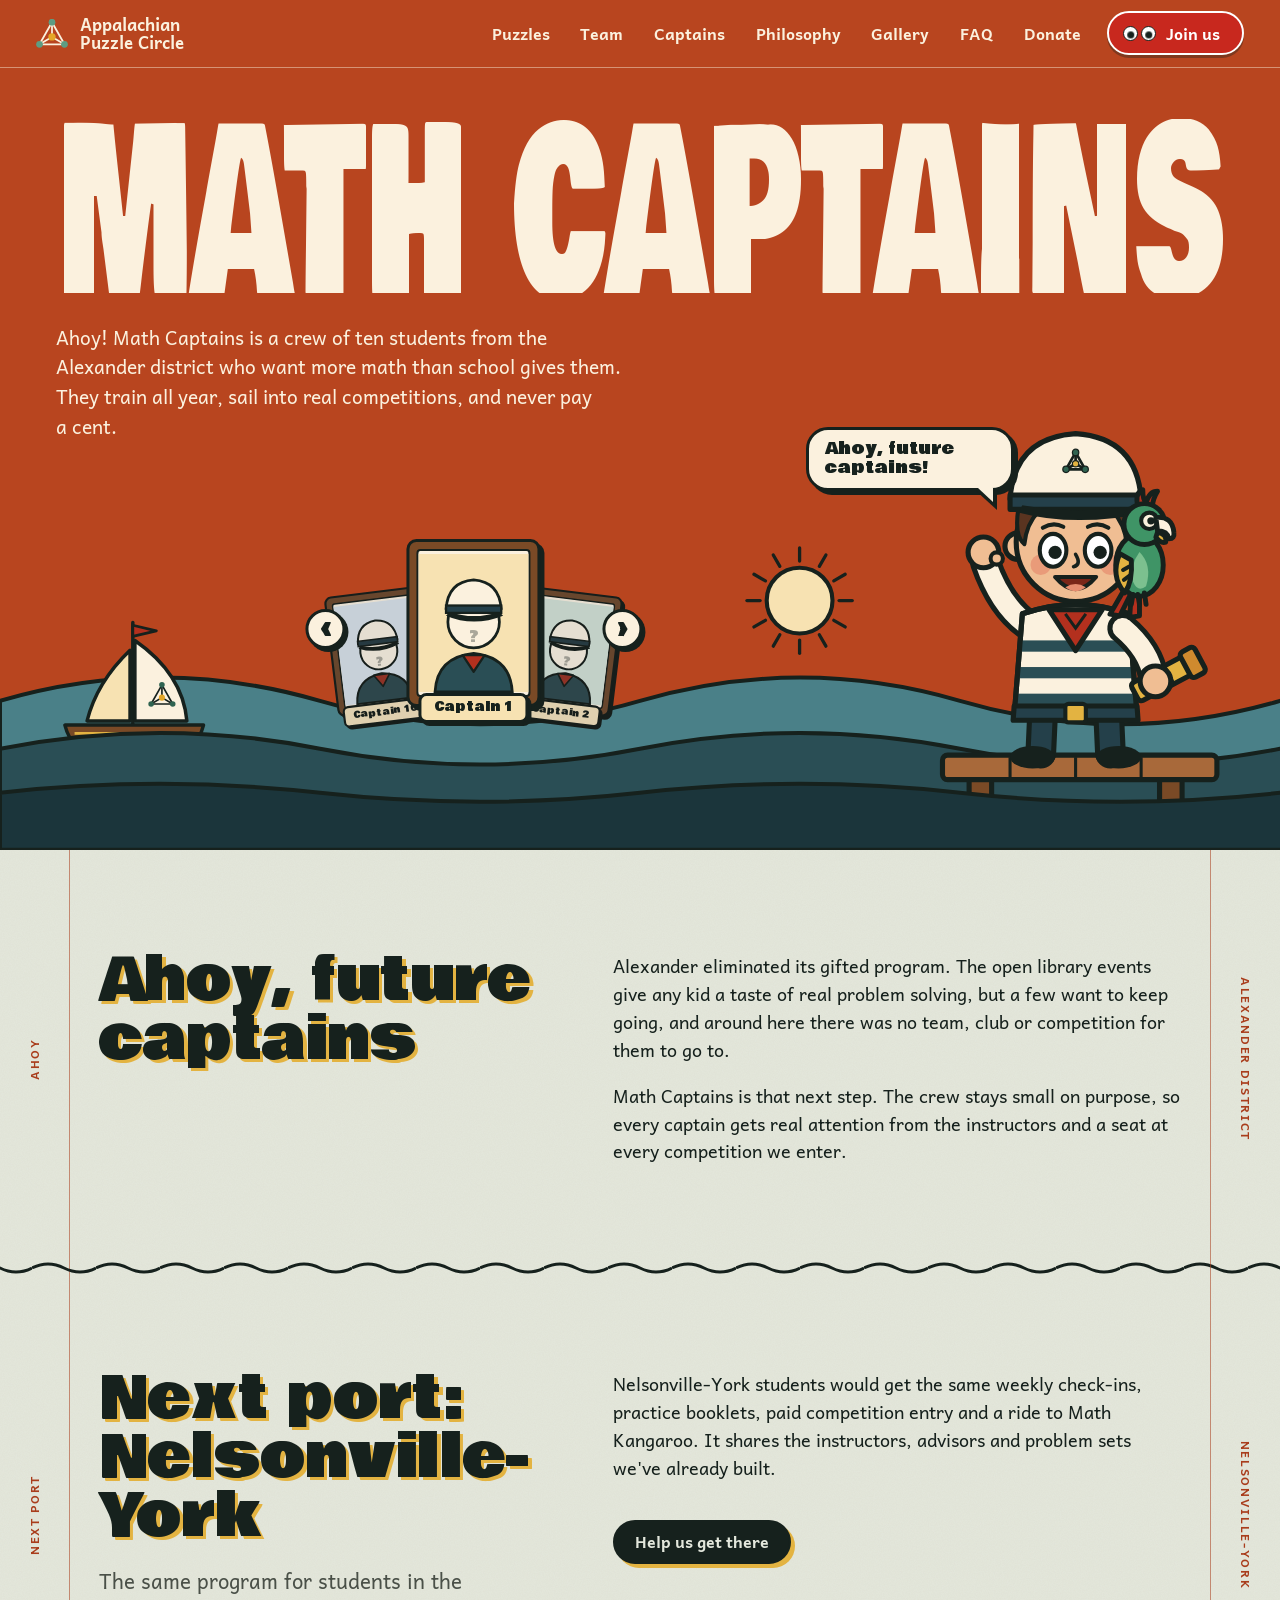
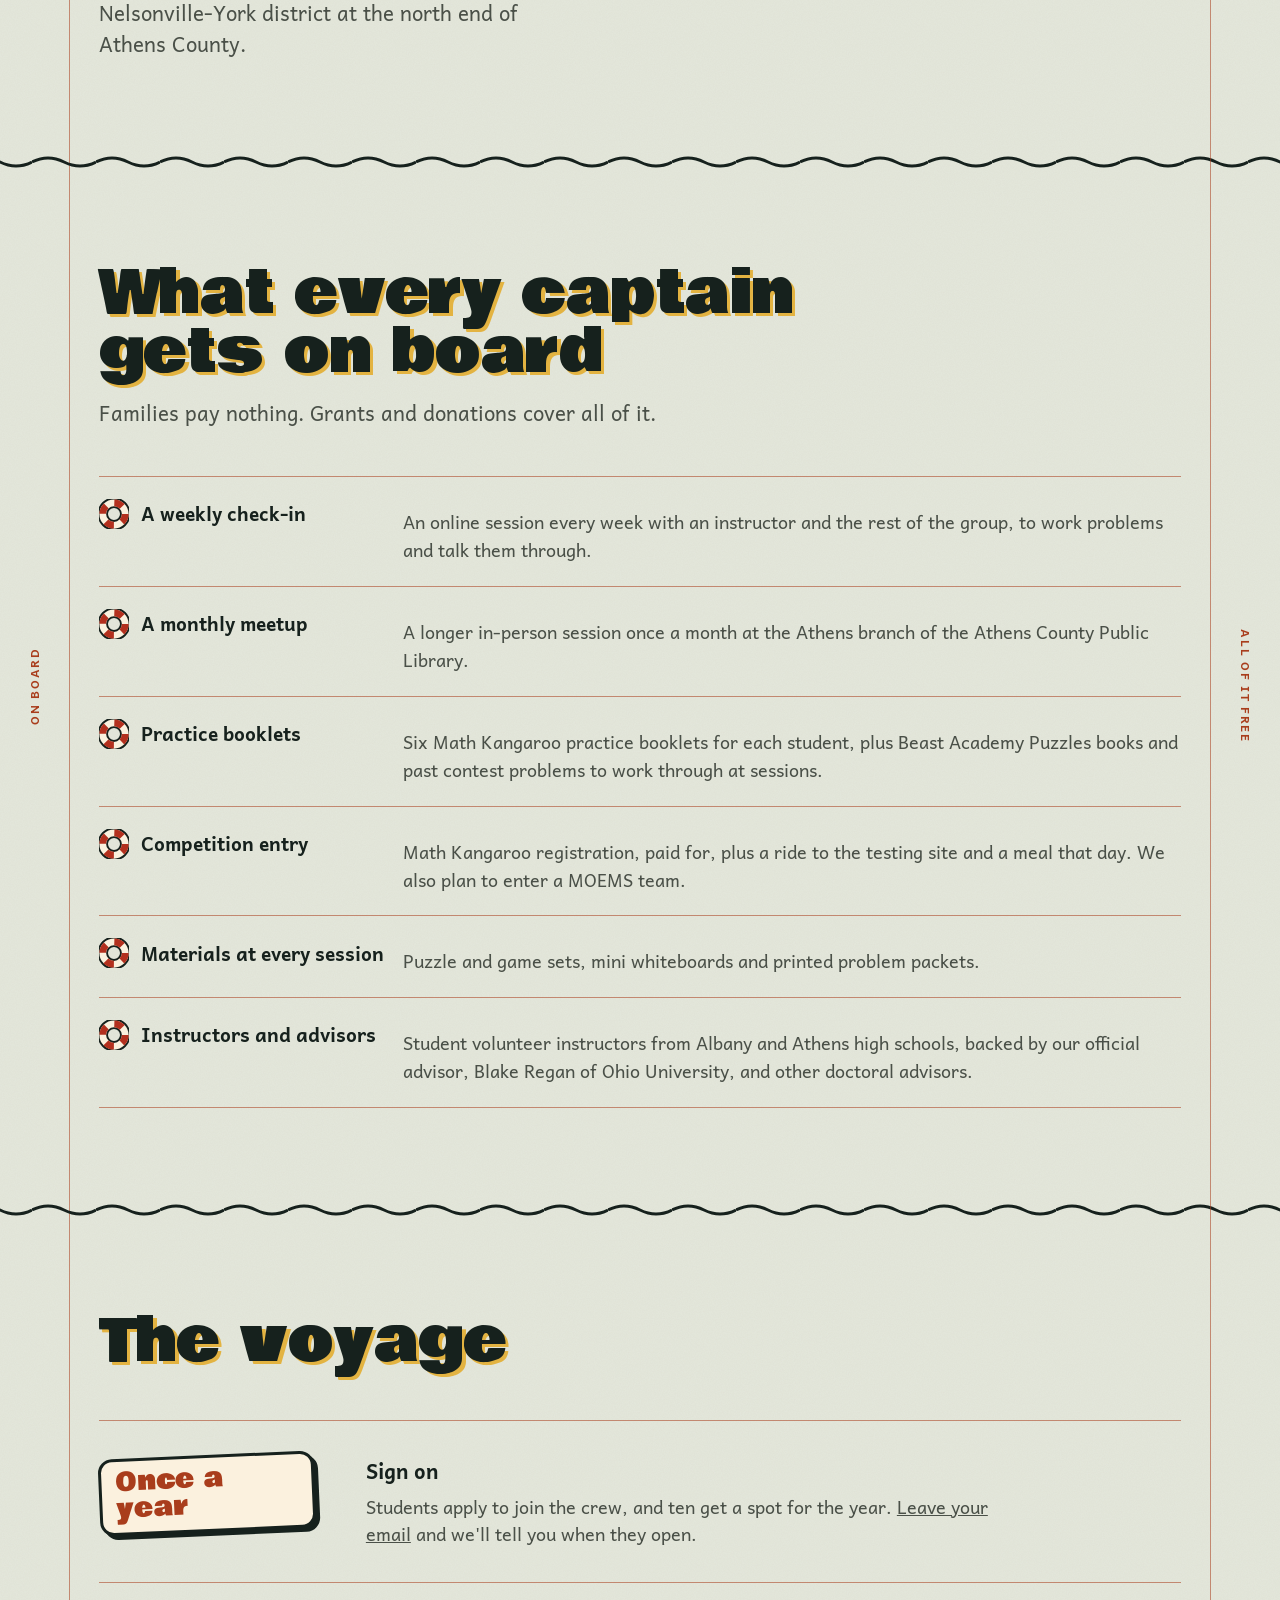
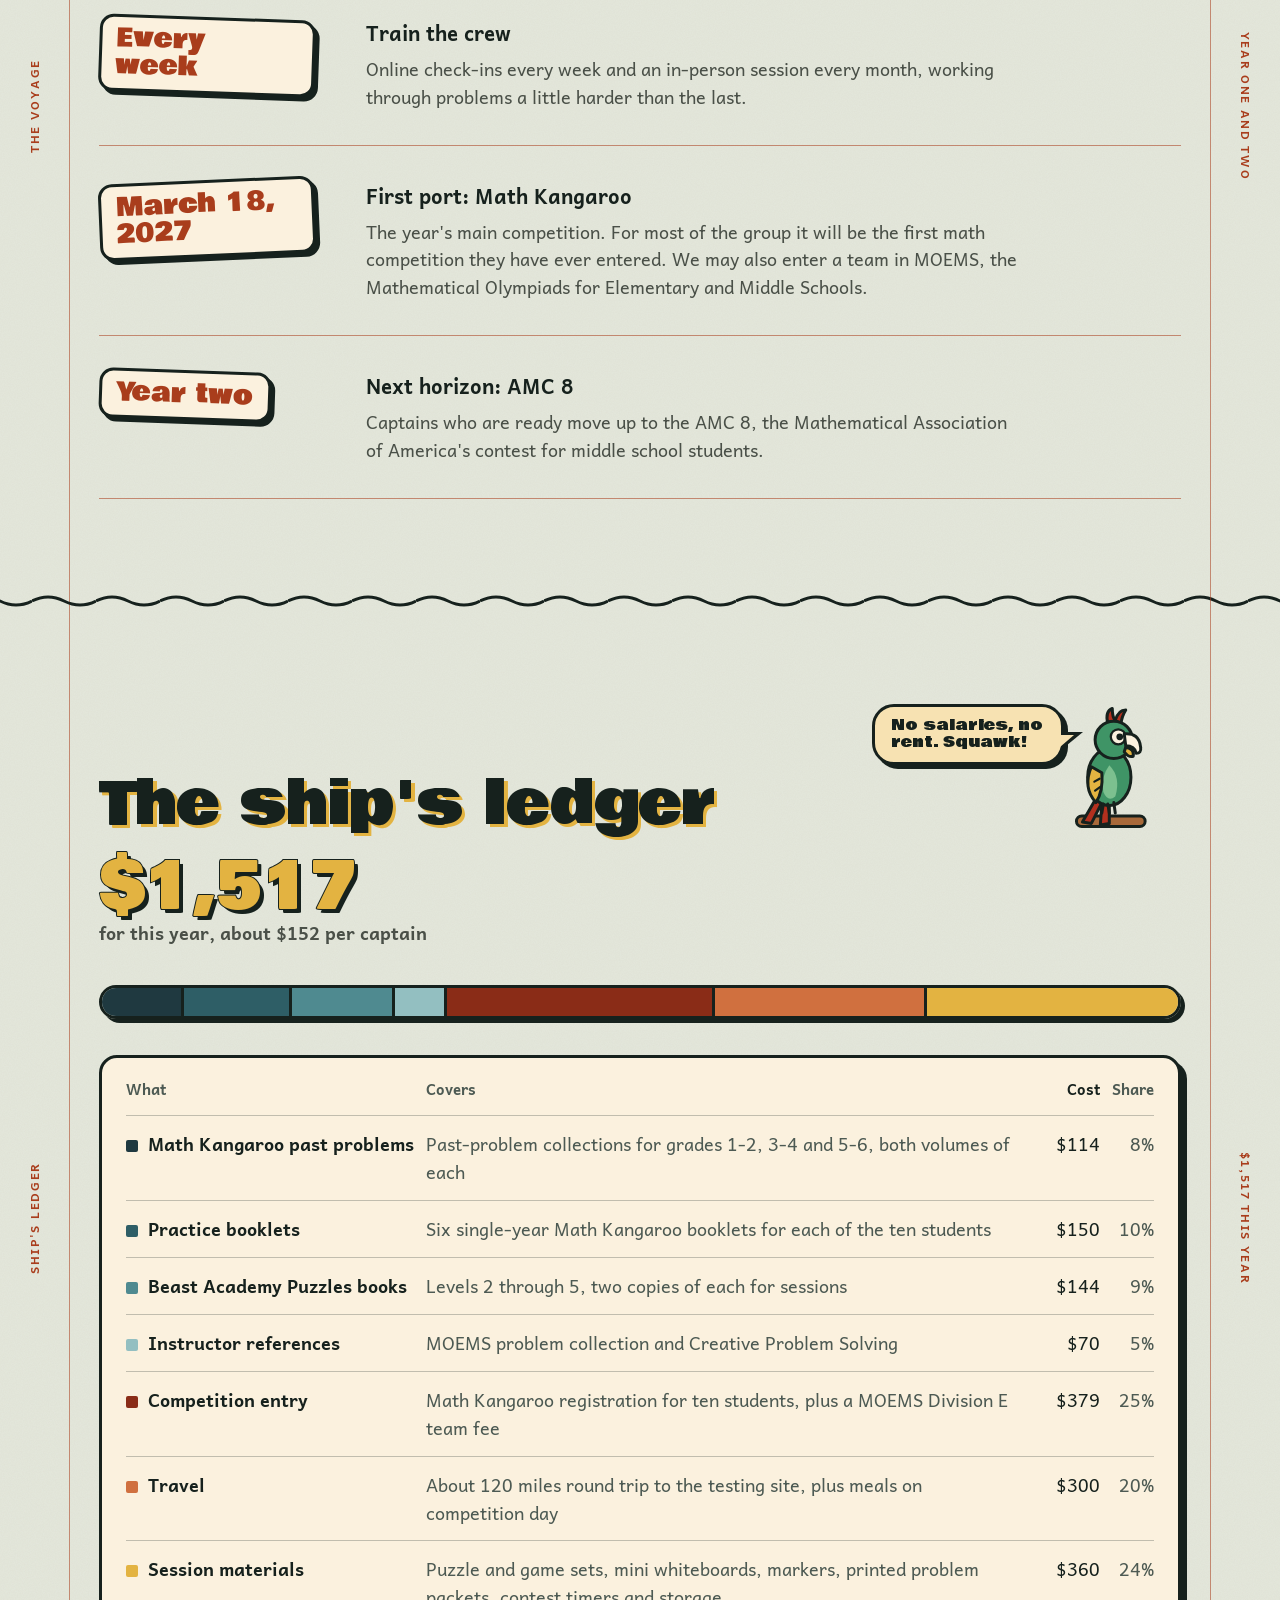
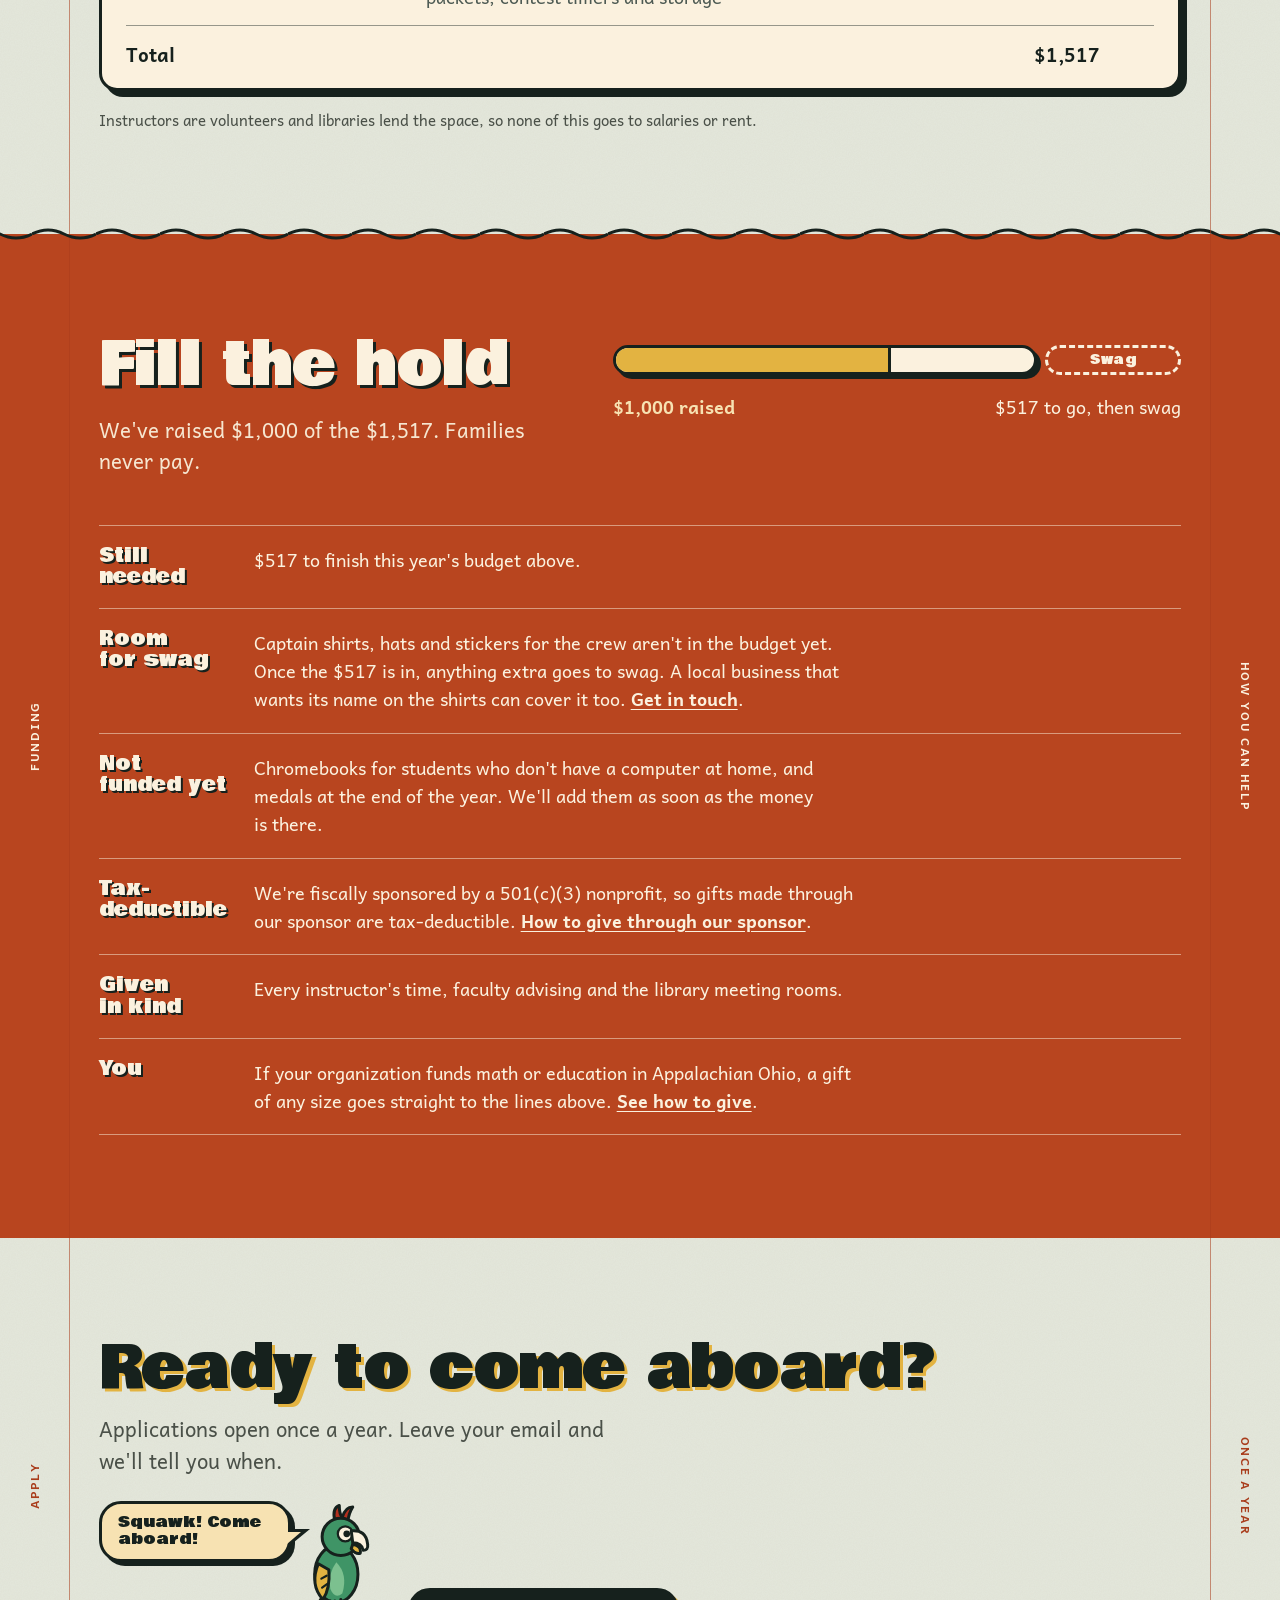
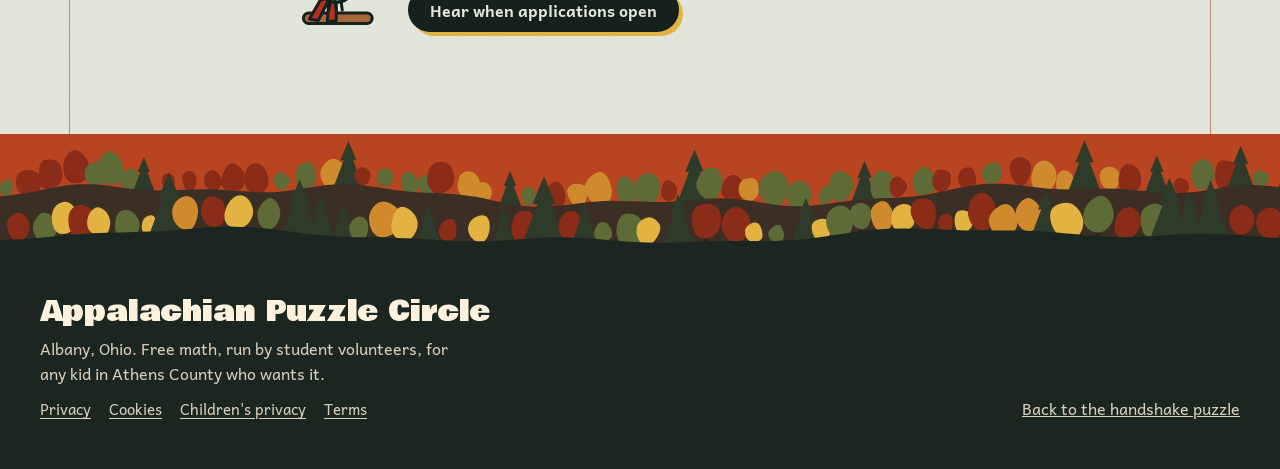
<file: captains.html>
<!doctype html>
<html lang="en">
<head>
<meta charset="utf-8">
<meta http-equiv="Content-Security-Policy" content="default-src 'self'; script-src 'self' 'sha256-EEHN5UvXjL7XyBdPtDRmNNMzS75HKBNMK5Jtp+GKQKg=' 'sha256-ar079kMK3fs67xDPNKxd5J7zrVXd5UUrB6cBeSv+ohs=' 'sha256-vfCi9WYnmBeBSbIKZx6heaymJZmVf8kePYkEbkrFMvU='; style-src 'self' 'unsafe-inline'; img-src 'self' data:; font-src 'self'; connect-src 'self' https://formspree.io; form-action 'self' https://formspree.io; base-uri 'self'; object-src 'none'; upgrade-insecure-requests">
<meta name="referrer" content="strict-origin-when-cross-origin">
<meta name="viewport" content="width=device-width, initial-scale=1, viewport-fit=cover">
<title>Math Captains | Appalachian Puzzle Circle</title>
<meta name="description" content="Math Captains is a free competition math team for ten students in rural Athens County, Ohio. What captains get, the plan for the year and how it is funded.">
<link rel="canonical" href="https://appalachianpuzzlecircles.com/captains.html">
<meta property="og:type" content="website">
<meta property="og:site_name" content="Appalachian Puzzle Circle">
<meta property="og:title" content="Math Captains | Appalachian Puzzle Circle">
<meta property="og:description" content="A free competition math team for ten students in rural Athens County, Ohio.">
<meta property="og:url" content="https://appalachianpuzzlecircles.com/captains.html">
<link rel="icon" href="favicon-192.png" sizes="192x192" type="image/png">
<link rel="icon" href="favicon.ico" sizes="32x32">
<link rel="icon" href="favicon.svg" type="image/svg+xml">
<link rel="apple-touch-icon" href="apple-touch-icon.png">
<meta name="theme-color" content="#B8451F">
<link rel="stylesheet" href="site.css?v=275f332a">
</head>
<body class="cap">
<a class="skip" href="#main">Skip to Math Captains</a>

<header class="phead seahead">
  <nav class="nav" aria-label="Main">
      <a class="brand" href="index.html">
        <svg class="mark" viewBox="0 0 200 180" aria-hidden="true"><g stroke="#FBF1DE" stroke-width="11" stroke-linecap="round"><line x1="100" y1="20" x2="22" y2="158"/><line x1="100" y1="20" x2="178" y2="158"/><line x1="22" y1="158" x2="178" y2="158"/><line x1="100" y1="20" x2="100" y2="112"/><line x1="22" y1="158" x2="100" y2="112"/><line x1="178" y1="158" x2="100" y2="112"/></g><g fill="#5E9C82"><circle cx="100" cy="20" r="21"/><circle cx="22" cy="158" r="21"/><circle cx="178" cy="158" r="21"/></g><circle cx="100" cy="112" r="23" fill="#E5A727"/></svg>
        <span>Appalachian<br>Puzzle Circle</span>
      </a>
      <ul>
        <li><a href="puzzles.html">Puzzles</a></li><li><a href="team.html">Team</a></li>
        <li><a href="captains.html" aria-current="page">Captains</a></li>
        <li><a href="philosophy.html">Philosophy</a></li><li><a href="gallery.html">Gallery</a></li><li><a href="index.html#faq">FAQ</a></li>
        <li><a href="donate.html">Donate</a></li>
      </ul>
      <a class="btn joinbtn" href="index.html#join"><span class="jb-eyes" aria-hidden="true"><span class="eye"><i></i></span><span class="eye"><i></i></span></span><span class="jb-text">Join us</span></a>
    </nav>
    <ul class="mnav" aria-label="Sections">
      <li><a href="puzzles.html">Puzzles</a></li><li><a href="team.html">Team</a></li><li><a href="captains.html" aria-current="page">Captains</a></li><li><a href="philosophy.html">Philosophy</a></li><li><a href="gallery.html">Gallery</a></li><li><a href="index.html#faq">FAQ</a></li><li><a href="donate.html">Donate</a></li>
    </ul>
  <div class="top">
    <h1 class="vh">Math Captains</h1>
    <div class="tl" aria-hidden="true"><svg><text>MATH CAPTAINS</text></svg></div>
    <p class="intro">Ahoy! Math Captains is a crew of ten students from the Alexander district who want more math than school gives them. They train all year, sail into real competitions, and never pay a cent.</p>
  </div>
  <div class="sea" aria-hidden="true">
    <svg class="sun" viewBox="0 0 140 140"><g class="rays" stroke="#16211D" stroke-width="4" stroke-linecap="round"><line x1="70" y1="6" x2="70" y2="22" transform="rotate(0 70 70)"/><line x1="70" y1="6" x2="70" y2="22" transform="rotate(30 70 70)"/><line x1="70" y1="6" x2="70" y2="22" transform="rotate(60 70 70)"/><line x1="70" y1="6" x2="70" y2="22" transform="rotate(90 70 70)"/><line x1="70" y1="6" x2="70" y2="22" transform="rotate(120 70 70)"/><line x1="70" y1="6" x2="70" y2="22" transform="rotate(150 70 70)"/><line x1="70" y1="6" x2="70" y2="22" transform="rotate(180 70 70)"/><line x1="70" y1="6" x2="70" y2="22" transform="rotate(210 70 70)"/><line x1="70" y1="6" x2="70" y2="22" transform="rotate(240 70 70)"/><line x1="70" y1="6" x2="70" y2="22" transform="rotate(270 70 70)"/><line x1="70" y1="6" x2="70" y2="22" transform="rotate(300 70 70)"/><line x1="70" y1="6" x2="70" y2="22" transform="rotate(330 70 70)"/></g><circle cx="70" cy="70" r="40" fill="#F7E2B2" stroke="#16211D" stroke-width="5"/></svg>
    <svg class="cloud c1" viewBox="0 0 120 56"><path d="M18 50 Q2 50 4 38 Q6 26 20 28 Q22 10 42 12 Q52 0 68 8 Q86 2 92 20 Q112 18 114 34 Q116 50 98 50Z" fill="#FBF1DE" stroke="#16211D" stroke-width="4" stroke-linejoin="round"/></svg>
    <svg class="cloud c2" viewBox="0 0 120 56"><path d="M18 50 Q2 50 4 38 Q6 26 20 28 Q22 10 42 12 Q52 0 68 8 Q86 2 92 20 Q112 18 114 34 Q116 50 98 50Z" fill="#FBF1DE" stroke="#16211D" stroke-width="4" stroke-linejoin="round"/></svg>
    <svg class="wave w1" viewBox="0 0 1600 140" preserveAspectRatio="none" aria-hidden="true"><path stroke="#16211D" stroke-width="4" vector-effect="non-scaling-stroke" stroke-linejoin="round" d="M0 60 Q100 35 200 60 T400 60 Q500 35 600 60 T800 60 Q900 35 1000 60 T1200 60 Q1300 35 1400 60 T1600 60 L1600 140 L0 140Z"/></svg>
    <div class="ship-wrap"><svg class="ship" viewBox="0 0 240 230" aria-hidden="true">
        <path d="M118 18 L118 170" stroke="#16211D" stroke-width="5" stroke-linecap="round"/>
        <path class="flag" d="M118 22 L152 30 L118 38Z" fill="#B3301E" stroke="#16211D" stroke-width="4" stroke-linejoin="round"/>
        <path d="M121 44 Q190 92 196 160 L121 160Z" fill="#FBF1DE" stroke="#16211D" stroke-width="5" stroke-linejoin="round"/>
        <path d="M114 58 Q66 104 52 160 L114 160Z" fill="#F7E2B2" stroke="#16211D" stroke-width="5" stroke-linejoin="round"/>
        <g transform="translate(140 104) scale(.2)"><g stroke="#16211D" stroke-width="12" stroke-linecap="round"><line x1="100" y1="20" x2="22" y2="158"/><line x1="100" y1="20" x2="178" y2="158"/><line x1="22" y1="158" x2="178" y2="158"/><line x1="100" y1="20" x2="100" y2="112"/><line x1="22" y1="158" x2="100" y2="112"/><line x1="178" y1="158" x2="100" y2="112"/></g><g fill="#2F6350"><circle cx="100" cy="20" r="20"/><circle cx="22" cy="158" r="20"/><circle cx="178" cy="158" r="20"/></g><circle cx="100" cy="112" r="22" fill="#E5A727"/></g>
        <path d="M20 166 L220 166 Q210 204 176 208 L64 208 Q30 204 20 166Z" fill="#7A4A26" stroke="#16211D" stroke-width="5" stroke-linejoin="round"/>
        <path d="M34 178 L206 178" stroke="#E3B341" stroke-width="4"/>
        <circle cx="80" cy="192" r="7" fill="#F7E2B2" stroke="#16211D" stroke-width="3"/><circle cx="120" cy="192" r="7" fill="#F7E2B2" stroke="#16211D" stroke-width="3"/><circle cx="160" cy="192" r="7" fill="#F7E2B2" stroke="#16211D" stroke-width="3"/>
      </svg></div>
    <svg class="wave w2" viewBox="0 0 1600 140" preserveAspectRatio="none" aria-hidden="true"><path stroke="#16211D" stroke-width="4" vector-effect="non-scaling-stroke" stroke-linejoin="round" d="M0 60 Q100 35 200 60 T400 60 Q500 35 600 60 T800 60 Q900 35 1000 60 T1200 60 Q1300 35 1400 60 T1600 60 L1600 140 L0 140Z"/></svg>
    <svg class="wave w3" viewBox="0 0 1600 140" preserveAspectRatio="none" aria-hidden="true"><path stroke="#16211D" stroke-width="4" vector-effect="non-scaling-stroke" stroke-linejoin="round" d="M0 60 Q100 35 200 60 T400 60 Q500 35 600 60 T800 60 Q900 35 1000 60 T1200 60 Q1300 35 1400 60 T1600 60 L1600 140 L0 140Z"/></svg>
  </div>
  <section class="crewcar" aria-roledescription="carousel" aria-label="This year's Math Captains">
    <!--
      Captain photos: put each photo in the captains folder (square-ish, about 600 px), then fill in the list below.
      Leave "photo" empty to keep the cartoon placeholder. Use first names only, and only with a parent's written OK.
    -->
    <script type="application/json" id="captain-list">
[
{
"name": "Captain 1",
"photo": ""
},
{
"name": "Captain 2",
"photo": ""
},
{
"name": "Captain 3",
"photo": ""
},
{
"name": "Captain 4",
"photo": ""
},
{
"name": "Captain 5",
"photo": ""
},
{
"name": "Captain 6",
"photo": ""
},
{
"name": "Captain 7",
"photo": ""
},
{
"name": "Captain 8",
"photo": ""
},
{
"name": "Captain 9",
"photo": ""
},
{
"name": "Captain 10",
"photo": ""
}
]
    </script>
    <ul class="cc-track"><li class="cc-card" data-i="0"><figure><div class="cc-frame"><svg class="cc-ph" viewBox="0 0 120 150" aria-hidden="true"><rect width="120" height="150" fill="#F7E2B2"/>
      <path d="M18 150 Q20 112 60 108 Q100 112 102 150Z" fill="#2A4E55" stroke="#16211D" stroke-width="3"/>
      <path d="M48 110 L60 128 L72 110Z" fill="#B3301E" stroke="#16211D" stroke-width="2.5" stroke-linejoin="round"/>
      <circle cx="60" cy="74" r="28" fill="#FBF1DE" stroke="#16211D" stroke-width="3"/>
      <path d="M30 60 Q32 30 60 28 Q88 30 90 60Z" fill="#FBF1DE" stroke="#16211D" stroke-width="3" stroke-linejoin="round"/>
      <rect x="30" y="56" width="60" height="8" fill="#24404A" stroke="#16211D" stroke-width="2.5"/>
      <path d="M34 63 Q60 72 88 63 L92 67 Q60 80 30 67Z" fill="#16211D"/>
      <text x="60" y="96" text-anchor="middle" font-family="Bowlby One, sans-serif" font-size="18" fill="#16211D" opacity=".35">?</text>
    </svg></div><figcaption class="cc-name">Captain 1</figcaption></figure></li><li class="cc-card" data-i="1"><figure><div class="cc-frame"><svg class="cc-ph" viewBox="0 0 120 150" aria-hidden="true"><rect width="120" height="150" fill="#CFE3D6"/>
      <path d="M18 150 Q20 112 60 108 Q100 112 102 150Z" fill="#2A4E55" stroke="#16211D" stroke-width="3"/>
      <path d="M48 110 L60 128 L72 110Z" fill="#B3301E" stroke="#16211D" stroke-width="2.5" stroke-linejoin="round"/>
      <circle cx="60" cy="74" r="28" fill="#FBF1DE" stroke="#16211D" stroke-width="3"/>
      <path d="M30 60 Q32 30 60 28 Q88 30 90 60Z" fill="#FBF1DE" stroke="#16211D" stroke-width="3" stroke-linejoin="round"/>
      <rect x="30" y="56" width="60" height="8" fill="#24404A" stroke="#16211D" stroke-width="2.5"/>
      <path d="M34 63 Q60 72 88 63 L92 67 Q60 80 30 67Z" fill="#16211D"/>
      <text x="60" y="96" text-anchor="middle" font-family="Bowlby One, sans-serif" font-size="18" fill="#16211D" opacity=".35">?</text>
    </svg></div><figcaption class="cc-name">Captain 2</figcaption></figure></li><li class="cc-card" data-i="2"><figure><div class="cc-frame"><svg class="cc-ph" viewBox="0 0 120 150" aria-hidden="true"><rect width="120" height="150" fill="#F2C9B4"/>
      <path d="M18 150 Q20 112 60 108 Q100 112 102 150Z" fill="#2A4E55" stroke="#16211D" stroke-width="3"/>
      <path d="M48 110 L60 128 L72 110Z" fill="#B3301E" stroke="#16211D" stroke-width="2.5" stroke-linejoin="round"/>
      <circle cx="60" cy="74" r="28" fill="#FBF1DE" stroke="#16211D" stroke-width="3"/>
      <path d="M30 60 Q32 30 60 28 Q88 30 90 60Z" fill="#FBF1DE" stroke="#16211D" stroke-width="3" stroke-linejoin="round"/>
      <rect x="30" y="56" width="60" height="8" fill="#24404A" stroke="#16211D" stroke-width="2.5"/>
      <path d="M34 63 Q60 72 88 63 L92 67 Q60 80 30 67Z" fill="#16211D"/>
      <text x="60" y="96" text-anchor="middle" font-family="Bowlby One, sans-serif" font-size="18" fill="#16211D" opacity=".35">?</text>
    </svg></div><figcaption class="cc-name">Captain 3</figcaption></figure></li><li class="cc-card" data-i="3"><figure><div class="cc-frame"><svg class="cc-ph" viewBox="0 0 120 150" aria-hidden="true"><rect width="120" height="150" fill="#D8DDEB"/>
      <path d="M18 150 Q20 112 60 108 Q100 112 102 150Z" fill="#2A4E55" stroke="#16211D" stroke-width="3"/>
      <path d="M48 110 L60 128 L72 110Z" fill="#B3301E" stroke="#16211D" stroke-width="2.5" stroke-linejoin="round"/>
      <circle cx="60" cy="74" r="28" fill="#FBF1DE" stroke="#16211D" stroke-width="3"/>
      <path d="M30 60 Q32 30 60 28 Q88 30 90 60Z" fill="#FBF1DE" stroke="#16211D" stroke-width="3" stroke-linejoin="round"/>
      <rect x="30" y="56" width="60" height="8" fill="#24404A" stroke="#16211D" stroke-width="2.5"/>
      <path d="M34 63 Q60 72 88 63 L92 67 Q60 80 30 67Z" fill="#16211D"/>
      <text x="60" y="96" text-anchor="middle" font-family="Bowlby One, sans-serif" font-size="18" fill="#16211D" opacity=".35">?</text>
    </svg></div><figcaption class="cc-name">Captain 4</figcaption></figure></li><li class="cc-card" data-i="4"><figure><div class="cc-frame"><svg class="cc-ph" viewBox="0 0 120 150" aria-hidden="true"><rect width="120" height="150" fill="#EBD9A8"/>
      <path d="M18 150 Q20 112 60 108 Q100 112 102 150Z" fill="#2A4E55" stroke="#16211D" stroke-width="3"/>
      <path d="M48 110 L60 128 L72 110Z" fill="#B3301E" stroke="#16211D" stroke-width="2.5" stroke-linejoin="round"/>
      <circle cx="60" cy="74" r="28" fill="#FBF1DE" stroke="#16211D" stroke-width="3"/>
      <path d="M30 60 Q32 30 60 28 Q88 30 90 60Z" fill="#FBF1DE" stroke="#16211D" stroke-width="3" stroke-linejoin="round"/>
      <rect x="30" y="56" width="60" height="8" fill="#24404A" stroke="#16211D" stroke-width="2.5"/>
      <path d="M34 63 Q60 72 88 63 L92 67 Q60 80 30 67Z" fill="#16211D"/>
      <text x="60" y="96" text-anchor="middle" font-family="Bowlby One, sans-serif" font-size="18" fill="#16211D" opacity=".35">?</text>
    </svg></div><figcaption class="cc-name">Captain 5</figcaption></figure></li><li class="cc-card" data-i="5"><figure><div class="cc-frame"><svg class="cc-ph" viewBox="0 0 120 150" aria-hidden="true"><rect width="120" height="150" fill="#CBE0E3"/>
      <path d="M18 150 Q20 112 60 108 Q100 112 102 150Z" fill="#2A4E55" stroke="#16211D" stroke-width="3"/>
      <path d="M48 110 L60 128 L72 110Z" fill="#B3301E" stroke="#16211D" stroke-width="2.5" stroke-linejoin="round"/>
      <circle cx="60" cy="74" r="28" fill="#FBF1DE" stroke="#16211D" stroke-width="3"/>
      <path d="M30 60 Q32 30 60 28 Q88 30 90 60Z" fill="#FBF1DE" stroke="#16211D" stroke-width="3" stroke-linejoin="round"/>
      <rect x="30" y="56" width="60" height="8" fill="#24404A" stroke="#16211D" stroke-width="2.5"/>
      <path d="M34 63 Q60 72 88 63 L92 67 Q60 80 30 67Z" fill="#16211D"/>
      <text x="60" y="96" text-anchor="middle" font-family="Bowlby One, sans-serif" font-size="18" fill="#16211D" opacity=".35">?</text>
    </svg></div><figcaption class="cc-name">Captain 6</figcaption></figure></li><li class="cc-card" data-i="6"><figure><div class="cc-frame"><svg class="cc-ph" viewBox="0 0 120 150" aria-hidden="true"><rect width="120" height="150" fill="#F0D3C2"/>
      <path d="M18 150 Q20 112 60 108 Q100 112 102 150Z" fill="#2A4E55" stroke="#16211D" stroke-width="3"/>
      <path d="M48 110 L60 128 L72 110Z" fill="#B3301E" stroke="#16211D" stroke-width="2.5" stroke-linejoin="round"/>
      <circle cx="60" cy="74" r="28" fill="#FBF1DE" stroke="#16211D" stroke-width="3"/>
      <path d="M30 60 Q32 30 60 28 Q88 30 90 60Z" fill="#FBF1DE" stroke="#16211D" stroke-width="3" stroke-linejoin="round"/>
      <rect x="30" y="56" width="60" height="8" fill="#24404A" stroke="#16211D" stroke-width="2.5"/>
      <path d="M34 63 Q60 72 88 63 L92 67 Q60 80 30 67Z" fill="#16211D"/>
      <text x="60" y="96" text-anchor="middle" font-family="Bowlby One, sans-serif" font-size="18" fill="#16211D" opacity=".35">?</text>
    </svg></div><figcaption class="cc-name">Captain 7</figcaption></figure></li><li class="cc-card" data-i="7"><figure><div class="cc-frame"><svg class="cc-ph" viewBox="0 0 120 150" aria-hidden="true"><rect width="120" height="150" fill="#DCE6C8"/>
      <path d="M18 150 Q20 112 60 108 Q100 112 102 150Z" fill="#2A4E55" stroke="#16211D" stroke-width="3"/>
      <path d="M48 110 L60 128 L72 110Z" fill="#B3301E" stroke="#16211D" stroke-width="2.5" stroke-linejoin="round"/>
      <circle cx="60" cy="74" r="28" fill="#FBF1DE" stroke="#16211D" stroke-width="3"/>
      <path d="M30 60 Q32 30 60 28 Q88 30 90 60Z" fill="#FBF1DE" stroke="#16211D" stroke-width="3" stroke-linejoin="round"/>
      <rect x="30" y="56" width="60" height="8" fill="#24404A" stroke="#16211D" stroke-width="2.5"/>
      <path d="M34 63 Q60 72 88 63 L92 67 Q60 80 30 67Z" fill="#16211D"/>
      <text x="60" y="96" text-anchor="middle" font-family="Bowlby One, sans-serif" font-size="18" fill="#16211D" opacity=".35">?</text>
    </svg></div><figcaption class="cc-name">Captain 8</figcaption></figure></li><li class="cc-card" data-i="8"><figure><div class="cc-frame"><svg class="cc-ph" viewBox="0 0 120 150" aria-hidden="true"><rect width="120" height="150" fill="#E8D4E2"/>
      <path d="M18 150 Q20 112 60 108 Q100 112 102 150Z" fill="#2A4E55" stroke="#16211D" stroke-width="3"/>
      <path d="M48 110 L60 128 L72 110Z" fill="#B3301E" stroke="#16211D" stroke-width="2.5" stroke-linejoin="round"/>
      <circle cx="60" cy="74" r="28" fill="#FBF1DE" stroke="#16211D" stroke-width="3"/>
      <path d="M30 60 Q32 30 60 28 Q88 30 90 60Z" fill="#FBF1DE" stroke="#16211D" stroke-width="3" stroke-linejoin="round"/>
      <rect x="30" y="56" width="60" height="8" fill="#24404A" stroke="#16211D" stroke-width="2.5"/>
      <path d="M34 63 Q60 72 88 63 L92 67 Q60 80 30 67Z" fill="#16211D"/>
      <text x="60" y="96" text-anchor="middle" font-family="Bowlby One, sans-serif" font-size="18" fill="#16211D" opacity=".35">?</text>
    </svg></div><figcaption class="cc-name">Captain 9</figcaption></figure></li><li class="cc-card" data-i="9"><figure><div class="cc-frame"><svg class="cc-ph" viewBox="0 0 120 150" aria-hidden="true"><rect width="120" height="150" fill="#D6E3EE"/>
      <path d="M18 150 Q20 112 60 108 Q100 112 102 150Z" fill="#2A4E55" stroke="#16211D" stroke-width="3"/>
      <path d="M48 110 L60 128 L72 110Z" fill="#B3301E" stroke="#16211D" stroke-width="2.5" stroke-linejoin="round"/>
      <circle cx="60" cy="74" r="28" fill="#FBF1DE" stroke="#16211D" stroke-width="3"/>
      <path d="M30 60 Q32 30 60 28 Q88 30 90 60Z" fill="#FBF1DE" stroke="#16211D" stroke-width="3" stroke-linejoin="round"/>
      <rect x="30" y="56" width="60" height="8" fill="#24404A" stroke="#16211D" stroke-width="2.5"/>
      <path d="M34 63 Q60 72 88 63 L92 67 Q60 80 30 67Z" fill="#16211D"/>
      <text x="60" y="96" text-anchor="middle" font-family="Bowlby One, sans-serif" font-size="18" fill="#16211D" opacity=".35">?</text>
    </svg></div><figcaption class="cc-name">Captain 10</figcaption></figure></li></ul>
    <button class="cc-btn cc-prev" type="button" aria-label="Previous captain">&lsaquo;</button>
    <button class="cc-btn cc-next" type="button" aria-label="Next captain">&rsaquo;</button>
    <p class="vh" aria-live="polite" id="cc-live"></p>
  </section>
  <div class="crew" aria-hidden="true">
    <p class="bubble b-cap" data-who="cap">Ahoy, future captains!</p>
    <p class="bubble b-par hide" data-who="par">Squawk! Ahoy!</p>
    <svg class="captain" viewBox="0 0 300 430" aria-hidden="true">
      <defs><clipPath id="shirtClip"><path d="M98 200 Q150 182 202 200 L210 300 L90 300Z"/></clipPath></defs>
      <g class="dock">
        <rect x="46" y="356" width="22" height="90" fill="#7A4A26" stroke="#16211D" stroke-width="5"/>
        <rect x="232" y="356" width="22" height="90" fill="#7A4A26" stroke="#16211D" stroke-width="5"/>
        <rect x="20" y="338" width="268" height="24" rx="5" fill="#A8693A" stroke="#16211D" stroke-width="5"/>
        <path d="M86 340 L86 360 M150 340 L150 360 M214 340 L214 360" stroke="#16211D" stroke-width="3"/>
      </g>
      <g class="legs">
        <path d="M118 292 L116 336" stroke="#16211D" stroke-width="30" stroke-linecap="round"/>
        <path d="M118 292 L116 336" stroke="#24404A" stroke-width="20" stroke-linecap="round"/>
        <path d="M182 292 L184 336" stroke="#16211D" stroke-width="30" stroke-linecap="round"/>
        <path d="M182 292 L184 336" stroke="#24404A" stroke-width="20" stroke-linecap="round"/>
        <ellipse cx="108" cy="340" rx="22" ry="11" fill="#16211D"/>
        <ellipse cx="192" cy="340" rx="22" ry="11" fill="#16211D"/>
      </g>
      <g class="arm-wave">
        <path d="M108 214 Q78 196 62 150" stroke="#16211D" stroke-width="30" stroke-linecap="round" fill="none"/>
        <path d="M108 214 Q78 196 62 150" stroke="#FBF1DE" stroke-width="20" stroke-linecap="round" fill="none"/>
        <circle cx="60" cy="140" r="15" fill="#F0BE93" stroke="#16211D" stroke-width="5"/>
        <circle cx="73" cy="146" r="6" fill="#F0BE93" stroke="#16211D" stroke-width="4"/>
      </g>
      <path d="M98 200 Q150 182 202 200 L210 300 L90 300Z" fill="#FBF1DE" stroke="#16211D" stroke-width="5" stroke-linejoin="round"/>
      <g clip-path="url(#shirtClip)" fill="#2A4E55"><rect x="80" y="226" width="140" height="11"/><rect x="80" y="252" width="140" height="11"/><rect x="80" y="278" width="140" height="11"/></g>
      <path d="M98 200 Q150 182 202 200 L210 300 L90 300Z" fill="none" stroke="#16211D" stroke-width="5" stroke-linejoin="round"/>
      <path d="M90 290 L210 290 L211 304 L89 304Z" fill="#24404A" stroke="#16211D" stroke-width="5" stroke-linejoin="round"/>
      <rect x="140" y="288" width="20" height="18" rx="3" fill="#E3B341" stroke="#16211D" stroke-width="4"/>
      <g class="arm-hold">
        <path d="M196 214 Q222 236 226 262" stroke="#16211D" stroke-width="30" stroke-linecap="round" fill="none"/>
        <path d="M196 214 Q222 236 226 262" stroke="#FBF1DE" stroke-width="20" stroke-linecap="round" fill="none"/>
        <g transform="rotate(-28 230 268)"><rect x="206" y="256" width="62" height="20" rx="4" fill="#E3B341" stroke="#16211D" stroke-width="5"/><rect x="262" y="252" width="16" height="28" rx="4" fill="#CF8A2E" stroke="#16211D" stroke-width="5"/><path d="M226 256 L226 276 M244 256 L244 276" stroke="#16211D" stroke-width="3"/></g>
        <circle cx="228" cy="266" r="15" fill="#F0BE93" stroke="#16211D" stroke-width="5"/>
      </g>
      <path d="M124 196 L150 236 L176 196Z" fill="#B3301E" stroke="#16211D" stroke-width="5" stroke-linejoin="round"/>
      <path d="M140 200 L150 214 L160 200" fill="none" stroke="#16211D" stroke-width="3"/>
      <g class="head">
        <circle cx="94" cy="134" r="13" fill="#F0BE93" stroke="#16211D" stroke-width="5"/>
        <circle cx="206" cy="134" r="13" fill="#F0BE93" stroke="#16211D" stroke-width="5"/>
        <circle cx="150" cy="130" r="58" fill="#F0BE93" stroke="#16211D" stroke-width="5"/>
        <path d="M94 98 Q90 124 100 132 Q102 112 114 100Z M206 98 Q210 124 200 132 Q198 112 186 100Z" fill="#5A3420" stroke="#16211D" stroke-width="4" stroke-linejoin="round"/>
        <circle cx="116" cy="152" r="10" fill="#E58C6E" opacity=".7"/>
        <circle cx="184" cy="152" r="10" fill="#E58C6E" opacity=".7"/>
        <g class="eyes">
          <g class="eye"><ellipse cx="128" cy="138" rx="13" ry="16" fill="#FFFFFF" stroke="#16211D" stroke-width="4"/><circle class="pupil" cx="130" cy="140" r="6.5" fill="#16211D"/></g>
          <g class="eye"><ellipse cx="172" cy="138" rx="13" ry="16" fill="#FFFFFF" stroke="#16211D" stroke-width="4"/><circle class="pupil" cx="174" cy="140" r="6.5" fill="#16211D"/></g>
        </g>
        <path d="M118 116 Q128 110 138 115 M162 115 Q172 110 182 116" stroke="#16211D" stroke-width="4" stroke-linecap="round" fill="none"/>
        <path d="M150 142 Q156 152 148 154" stroke="#16211D" stroke-width="3.5" stroke-linecap="round" fill="none"/>
        <g class="mouth"><path d="M130 164 Q150 188 170 164Z" fill="#7A2618" stroke="#16211D" stroke-width="4" stroke-linejoin="round"/><path d="M140 174 Q150 168 160 174 Q150 182 140 174Z" fill="#E58C6E"/></g>
        <path d="M86 88 Q90 28 150 24 Q210 28 214 88Z" fill="#FBF1DE" stroke="#16211D" stroke-width="5" stroke-linejoin="round"/>
        <path d="M86 84 L214 84 L214 98 L86 98Z" fill="#24404A" stroke="#16211D" stroke-width="5" stroke-linejoin="round"/>
        <path d="M98 94 Q150 104 214 94 L222 101 Q150 116 94 101Z" fill="#16211D"/>
        <g transform="translate(138 40) scale(.12)"><g stroke="#16211D" stroke-width="22" stroke-linecap="round"><line x1="100" y1="20" x2="22" y2="158"/><line x1="100" y1="20" x2="178" y2="158"/><line x1="22" y1="158" x2="178" y2="158"/><line x1="100" y1="20" x2="100" y2="112"/><line x1="22" y1="158" x2="100" y2="112"/><line x1="178" y1="158" x2="100" y2="112"/></g><g fill="#2F6350" stroke="#16211D" stroke-width="10"><circle cx="100" cy="20" r="26"/><circle cx="22" cy="158" r="26"/><circle cx="178" cy="158" r="26"/></g><circle cx="100" cy="112" r="26" fill="#E3B341" stroke="#16211D" stroke-width="10"/></g>
      </g>
      <g transform="translate(166 74) scale(.8)"><g class="parrot">
      <g class="p-tail"><path d="M44 120 L22 158 L34 160 L48 132 L46 162 L58 160 L58 126Z" fill="#B3301E" stroke="#16211D" stroke-width="6" stroke-linejoin="round"/></g>
      <ellipse cx="58" cy="98" rx="29" ry="38" fill="#3F9466" stroke="#16211D" stroke-width="6"/>
      <path d="M58 82 Q74 98 66 124 Q56 132 50 118 Q46 98 58 82Z" fill="#7CC08F"/>
      <g class="p-wing"><path d="M34 84 Q22 112 40 132 Q50 118 48 92Z" fill="#E3B341" stroke="#16211D" stroke-width="6" stroke-linejoin="round"/><path d="M38 104 L45 100 M39 116 L46 111" stroke="#16211D" stroke-width="5" stroke-linecap="round"/></g>
      <g class="p-head">
        <path d="M56 26 Q52 10 62 6 Q62 18 66 22 Q70 8 80 8 Q74 18 74 26Z" fill="#B3301E" stroke="#16211D" stroke-width="6" stroke-linejoin="round"/>
        <circle cx="64" cy="48" r="25" fill="#3F9466" stroke="#16211D" stroke-width="6"/>
        <circle cx="70" cy="44" r="10" fill="#FBF1DE" stroke="#16211D" stroke-width="5"/>
        <circle class="pupil" cx="72" cy="44" r="4.5" fill="#16211D"/>
        <g class="p-jaw"><path d="M80 58 Q92 60 90 70 Q84 72 78 64Z" fill="#E3B341" stroke="#16211D" stroke-width="6" stroke-linejoin="round"/></g>
        <path d="M78 40 Q98 38 100 58 Q101 66 94 66 Q92 56 80 56Z" fill="#FBF1DE" stroke="#16211D" stroke-width="6" stroke-linejoin="round"/>
      </g>
      <path d="M50 134 L48 146 M56 134 L58 146 M64 132 L66 146" stroke="#16211D" stroke-width="6" stroke-linecap="round"/>
    </g></g>
    </svg>
  </div>
</header>

<main id="main" class="page">
  <section class="sec" id="why-guild" aria-labelledby="why-h">
    <span class="tag l" aria-hidden="true">Ahoy</span>
    <span class="tag r" aria-hidden="true">Alexander district</span>
    <div class="in g-split">
      <h2 class="h2" id="why-h">Ahoy, future captains</h2>
      <div class="g-prose">
        <p>Alexander eliminated its gifted program. The open library events give any kid a taste of real problem solving, but a few want to keep going, and around here there was no team, club or competition for them to go to.</p>
        <p>Math Captains is that next step. The crew stays small on purpose, so every captain gets real attention from the instructors and a seat at every competition we enter.</p>
      </div>
    </div>
  </section>

  <section class="sec" id="nelsonville" aria-labelledby="nv-h">
    <span class="tag l" aria-hidden="true">Next port</span>
    <span class="tag r" aria-hidden="true">Nelsonville-York</span>
    <div class="in g-split">
      <div class="g-prose">
        <h2 class="h2" id="nv-h">Next port: Nelsonville-York</h2>
        <p class="lede">The same program for students in the Nelsonville-York district at the north end of Athens County.</p>
      </div>
      <div class="g-prose">
        <p>Nelsonville-York students would get the same weekly check-ins, practice booklets, paid competition entry and a ride to Math Kangaroo. It shares the instructors, advisors and problem sets we've already built.</p>
        <p class="nv-go"><a class="btn paper" href="#funding">Help us get there</a></p>
      </div>
    </div>
  </section>

  <section class="sec" id="gets" aria-labelledby="gets-h">
    <span class="tag l" aria-hidden="true">On board</span>
    <span class="tag r" aria-hidden="true">All of it free</span>
    <div class="in">
      <h2 class="h2" id="gets-h">What every captain gets on board</h2>
      <p class="lede g-lede">Families pay nothing. Grants and donations cover all of it.</p>
      <dl class="g-gets">
        <div><dt>A weekly check-in</dt><dd>An online session every week with an instructor and the rest of the group, to work problems and talk them through.</dd></div>
        <div><dt>A monthly meetup</dt><dd>A longer in-person session once a month at the Athens branch of the Athens County Public Library.</dd></div>
        <div><dt>Practice booklets</dt><dd>Six Math Kangaroo practice booklets for each student, plus Beast Academy Puzzles books and past contest problems to work through at sessions.</dd></div>
        <div><dt>Competition entry</dt><dd>Math Kangaroo registration, paid for, plus a ride to the testing site and a meal that day. We also plan to enter a MOEMS team.</dd></div>
        <div><dt>Materials at every session</dt><dd>Puzzle and game sets, mini whiteboards and printed problem packets.</dd></div>
        <div><dt>Instructors and advisors</dt><dd>Student volunteer instructors from Albany and Athens high schools, backed by our official advisor, Blake Regan of Ohio University, and other doctoral advisors.</dd></div>
      </dl>
    </div>
  </section>

  <section class="sec" id="plan" aria-labelledby="plan-h">
    <span class="tag l" aria-hidden="true">The voyage</span>
    <span class="tag r" aria-hidden="true">Year one and two</span>
    <div class="in">
      <h2 class="h2" id="plan-h">The voyage</h2>
      <ol class="g-steps">
        <li><span class="when">Once a year</span><div><h3>Sign on</h3><p>Students apply to join the crew, and ten get a spot for the year. <a href="index.html#join">Leave your email</a> and we'll tell you when they open.</p></div></li>
        <li><span class="when">Every week</span><div><h3>Train the crew</h3><p>Online check-ins every week and an in-person session every month, working through problems a little harder than the last.</p></div></li>
        <li><span class="when">March 18, 2027</span><div><h3>First port: Math Kangaroo</h3><p>The year's main competition. For most of the group it will be the first math competition they have ever entered. We may also enter a team in MOEMS, the Mathematical Olympiads for Elementary and Middle Schools.</p></div></li>
        <li><span class="when">Year two</span><div><h3>Next horizon: AMC 8</h3><p>Captains who are ready move up to the AMC 8, the Mathematical Association of America's contest for middle school students.</p></div></li>
      </ol>
    </div>
  </section>

  <section class="sec" id="budget" aria-labelledby="budget-h">
    <span class="tag l" aria-hidden="true">Ship's ledger</span>
    <span class="tag r" aria-hidden="true">$1,517 this year</span>
    <div class="in">
      <div class="g-head">
        <h2 class="h2" id="budget-h">The ship's ledger</h2>
        <div class="cameo cm-budget" aria-hidden="true"><p class="bubble">No salaries, no rent. Squawk!</p><svg class="cameo-bird" viewBox="0 0 120 176"><rect x="14" y="150" width="92" height="14" rx="7" fill="#A8693A" stroke="#16211D" stroke-width="4"/><g class="parrot">
      <g class="p-tail"><path d="M44 120 L22 158 L34 160 L48 132 L46 162 L58 160 L58 126Z" fill="#B3301E" stroke="#16211D" stroke-width="4" stroke-linejoin="round"/></g>
      <ellipse cx="58" cy="98" rx="29" ry="38" fill="#3F9466" stroke="#16211D" stroke-width="4"/>
      <path d="M58 82 Q74 98 66 124 Q56 132 50 118 Q46 98 58 82Z" fill="#7CC08F"/>
      <g class="p-wing"><path d="M34 84 Q22 112 40 132 Q50 118 48 92Z" fill="#E3B341" stroke="#16211D" stroke-width="4" stroke-linejoin="round"/><path d="M38 104 L45 100 M39 116 L46 111" stroke="#16211D" stroke-width="3" stroke-linecap="round"/></g>
      <g class="p-head">
        <path d="M56 26 Q52 10 62 6 Q62 18 66 22 Q70 8 80 8 Q74 18 74 26Z" fill="#B3301E" stroke="#16211D" stroke-width="4" stroke-linejoin="round"/>
        <circle cx="64" cy="48" r="25" fill="#3F9466" stroke="#16211D" stroke-width="4"/>
        <circle cx="70" cy="44" r="10" fill="#FBF1DE" stroke="#16211D" stroke-width="3"/>
        <circle class="pupil" cx="72" cy="44" r="4.5" fill="#16211D"/>
        <g class="p-jaw"><path d="M80 58 Q92 60 90 70 Q84 72 78 64Z" fill="#E3B341" stroke="#16211D" stroke-width="4" stroke-linejoin="round"/></g>
        <path d="M78 40 Q98 38 100 58 Q101 66 94 66 Q92 56 80 56Z" fill="#FBF1DE" stroke="#16211D" stroke-width="4" stroke-linejoin="round"/>
      </g>
      <path d="M50 134 L48 146 M56 134 L58 146 M64 132 L66 146" stroke="#16211D" stroke-width="4" stroke-linecap="round"/>
    </g></svg></div>
        <p class="g-total"><span>$1,517</span> for this year, about $152 per captain</p>
      </div>
      <div class="g-bar" role="img" aria-label="Budget split: math kangaroo past problems $114, practice booklets $150, beast academy puzzles books $144, instructor references $70, competition entry $379, travel $300, session materials $360"><span style="flex:114 1 0;background:#1F3940" title="Math Kangaroo past problems: $114"></span><span style="flex:150 1 0;background:#2E5E66" title="Practice booklets: $150"></span><span style="flex:144 1 0;background:#4F8A90" title="Beast Academy Puzzles books: $144"></span><span style="flex:70 1 0;background:#93BFC1" title="Instructor references: $70"></span><span style="flex:379 1 0;background:#8A2C17" title="Competition entry: $379"></span><span style="flex:300 1 0;background:#D0703F" title="Travel: $300"></span><span style="flex:360 1 0;background:#E3B341" title="Session materials: $360"></span></div>
      <div class="g-tablewrap">
        <table class="g-table">
          <thead><tr><th scope="col">What</th><th scope="col">Covers</th><th scope="col" class="amt">Cost</th><th scope="col" class="pct">Share</th></tr></thead>
          <tbody>
            <tr><th scope="row"><i class="sw" style="background:#1F3940"></i>Math Kangaroo past problems</th><td>Past-problem collections for grades 1-2, 3-4 and 5-6, both volumes of each</td><td class="amt">$114</td><td class="pct">8%</td></tr>
            <tr><th scope="row"><i class="sw" style="background:#2E5E66"></i>Practice booklets</th><td>Six single-year Math Kangaroo booklets for each of the ten students</td><td class="amt">$150</td><td class="pct">10%</td></tr>
            <tr><th scope="row"><i class="sw" style="background:#4F8A90"></i>Beast Academy Puzzles books</th><td>Levels 2 through 5, two copies of each for sessions</td><td class="amt">$144</td><td class="pct">9%</td></tr>
            <tr><th scope="row"><i class="sw" style="background:#93BFC1"></i>Instructor references</th><td>MOEMS problem collection and Creative Problem Solving</td><td class="amt">$70</td><td class="pct">5%</td></tr>
            <tr><th scope="row"><i class="sw" style="background:#8A2C17"></i>Competition entry</th><td>Math Kangaroo registration for ten students, plus a MOEMS Division E team fee</td><td class="amt">$379</td><td class="pct">25%</td></tr>
            <tr><th scope="row"><i class="sw" style="background:#D0703F"></i>Travel</th><td>About 120 miles round trip to the testing site, plus meals on competition day</td><td class="amt">$300</td><td class="pct">20%</td></tr>
            <tr><th scope="row"><i class="sw" style="background:#E3B341"></i>Session materials</th><td>Puzzle and game sets, mini whiteboards, markers, printed problem packets, contest timers and storage</td><td class="amt">$360</td><td class="pct">24%</td></tr>
          </tbody>
          <tfoot><tr><th scope="row">Total</th><td></td><td class="amt">$1,517</td><td class="pct"></td></tr></tfoot>
        </table>
      </div>
      <p class="small g-note">Instructors are volunteers and libraries lend the space, so none of this goes to salaries or rent.</p>
    </div>
  </section>

  <section class="sec dusk" id="funding" aria-labelledby="funding-h">
    <span class="tag l" aria-hidden="true">Funding</span>
    <span class="tag r" aria-hidden="true">How you can help</span>
    <div class="in">
      <div class="g-split">
        <div class="g-prose">
          <h2 class="h2" id="funding-h">Fill the hold</h2>
          <p class="lede">We've raised $1,000 of the $1,517. Families never pay.</p>
        </div>
        <div class="g-prose">
          <div class="g-raise-row"><div class="g-raise" role="img" aria-label="$1,000 raised of $1,517, $517 to go"><span style="width:65.9%"></span></div><div class="g-swag" aria-hidden="true"><span>Swag</span></div></div>
          <p class="g-raise-key"><strong>$1,000 raised</strong><span>$517 to go, then swag</span></p>
        </div>
      </div>
      <ul class="g-fund">
        <li><h3>Still needed</h3><p>$517 to finish this year's budget above.</p></li>
        <li><h3>Room for swag</h3><p>Captain shirts, hats and stickers for the crew aren't in the budget yet. Once the $517 is in, anything extra goes to swag. A local business that wants its name on the shirts can cover it too. <a href="donate.html">Get in touch</a>.</p></li>
        <li><h3>Not funded yet</h3><p>Chromebooks for students who don't have a computer at home, and medals at the end of the year. We'll add them as soon as the money is there.</p></li>
        <li><h3>Tax-deductible</h3><p>We're fiscally sponsored by a 501(c)(3) nonprofit, so gifts made through our sponsor are tax-deductible. <a href="donate.html#tax">How to give through our sponsor</a>.</p></li>
        <li><h3>Given in kind</h3><p>Every instructor's time, faculty advising and the library meeting rooms.</p></li>
        <li><h3>You</h3><p>If your organization funds math or education in Appalachian Ohio, a gift of any size goes straight to the lines above. <a href="donate.html">See how to give</a>.</p></li>
      </ul>
    </div>
  </section>

  <section class="sec" id="next" aria-labelledby="next-h">
    <span class="tag l" aria-hidden="true">Apply</span>
    <span class="tag r" aria-hidden="true">Once a year</span>
    <div class="in pnext">
      <div style="display:grid;gap:14px">
        <h2 class="h2" id="next-h">Ready to come aboard?</h2>
        <p class="lede">Applications open once a year. Leave your email and we'll tell you when.</p>
      </div>
      <div class="pn-act"><div class="cameo cm-next" aria-hidden="true"><p class="bubble">Squawk! Come aboard!</p><svg class="cameo-bird" viewBox="0 0 120 176"><rect x="14" y="150" width="92" height="14" rx="7" fill="#A8693A" stroke="#16211D" stroke-width="4"/><g class="parrot">
      <g class="p-tail"><path d="M44 120 L22 158 L34 160 L48 132 L46 162 L58 160 L58 126Z" fill="#B3301E" stroke="#16211D" stroke-width="4" stroke-linejoin="round"/></g>
      <ellipse cx="58" cy="98" rx="29" ry="38" fill="#3F9466" stroke="#16211D" stroke-width="4"/>
      <path d="M58 82 Q74 98 66 124 Q56 132 50 118 Q46 98 58 82Z" fill="#7CC08F"/>
      <g class="p-wing"><path d="M34 84 Q22 112 40 132 Q50 118 48 92Z" fill="#E3B341" stroke="#16211D" stroke-width="4" stroke-linejoin="round"/><path d="M38 104 L45 100 M39 116 L46 111" stroke="#16211D" stroke-width="3" stroke-linecap="round"/></g>
      <g class="p-head">
        <path d="M56 26 Q52 10 62 6 Q62 18 66 22 Q70 8 80 8 Q74 18 74 26Z" fill="#B3301E" stroke="#16211D" stroke-width="4" stroke-linejoin="round"/>
        <circle cx="64" cy="48" r="25" fill="#3F9466" stroke="#16211D" stroke-width="4"/>
        <circle cx="70" cy="44" r="10" fill="#FBF1DE" stroke="#16211D" stroke-width="3"/>
        <circle class="pupil" cx="72" cy="44" r="4.5" fill="#16211D"/>
        <g class="p-jaw"><path d="M80 58 Q92 60 90 70 Q84 72 78 64Z" fill="#E3B341" stroke="#16211D" stroke-width="4" stroke-linejoin="round"/></g>
        <path d="M78 40 Q98 38 100 58 Q101 66 94 66 Q92 56 80 56Z" fill="#FBF1DE" stroke="#16211D" stroke-width="4" stroke-linejoin="round"/>
      </g>
      <path d="M50 134 L48 146 M56 134 L58 146 M64 132 L66 146" stroke="#16211D" stroke-width="4" stroke-linecap="round"/>
    </g></svg></div><a class="btn paper" href="index.html#join">Hear when applications open</a></div>
    </div>
  </section>
</main>

<footer>
  <svg class="foothills strip" data-seed="251" aria-hidden="true"></svg>
  <div class="in">
    <div>
      <p class="name">Appalachian Puzzle Circle</p>
      <p>Albany, Ohio. Free math, run by student volunteers, for any kid in Athens County who wants it.</p>
      <p class="legal"><a href="privacy.html">Privacy</a><a href="privacy.html#cookies">Cookies</a><a href="privacy.html#children">Children's privacy</a><a href="terms.html">Terms</a></p>
    </div>
    <p><a href="index.html">Back to the handshake puzzle</a></p>
  </div>
</footer>

<script src="site.js?v=c341c76e"></script>
<script>
(() => {
  const go = () => { window.PC.setVW(); window.PC.measureCap(); window.PC.fitTitles(); window.PC.drawStrips(); };
  let rt; addEventListener('resize', () => { clearTimeout(rt); rt = setTimeout(go, 120); });
  (document.fonts && document.fonts.load) ? Promise.race([document.fonts.load('100px "Bowlby One"').then(() => document.fonts.ready), new Promise(r => setTimeout(r, 1500))]).then(go) : go();
})();
</script>
<script>
(() => {
  const crew = document.querySelector('.crew'); if (!crew) return;
  const calm = matchMedia('(prefers-reduced-motion: reduce)').matches;
  const cap = crew.querySelector('.b-cap'), par = crew.querySelector('.b-par'), svg = crew.querySelector('.captain');
  const lines = [
    ['Ahoy, future captains!', 'Squawk! Ahoy!'],
    ['Ten spots on this ship each year.', 'Ten! Ten! Squawk!'],
    ['First port: Math Kangaroo, March 18.', 'Puzzles ahoy!'],
    ['Families never pay a cent.', 'Free math! Squawk!'],
    ['Applications open once a year.', 'Sign on! Sign on!']
  ];
  let i = 0, t1, t2;
  const pop = (el, txt) => { el.textContent = txt; el.classList.remove('hide', 'pop'); void el.offsetWidth; el.classList.add('pop'); };
  const talk = (who) => { svg.classList.remove(who); void svg.offsetWidth; svg.classList.add(who); };
  const say = () => {
    clearTimeout(t1); clearTimeout(t2);
    const [a, b] = lines[i];
    par.classList.add('hide'); pop(cap, a); talk('talk-cap');
    t1 = setTimeout(() => { pop(par, b); talk('talk-par'); }, calm ? 0 : 1400);
    if (!calm) t2 = setTimeout(next, 5200);
  };
  const next = () => { i = (i + 1) % lines.length; say(); };
  crew.addEventListener('click', next);
  if (!calm) setTimeout(say, 700); else { par.classList.remove('hide'); }
  // eyes follow the pointer
  if (calm || !matchMedia('(pointer: fine)').matches) return;
  const pupils = [...document.querySelectorAll('.cap .pupil')];
  const base = pupils.map(p => [p, +p.getAttribute('cx'), +p.getAttribute('cy')]);
  let raf = 0, mx = 0, my = 0;
  addEventListener('pointermove', e => { mx = e.clientX; my = e.clientY; if (!raf) raf = requestAnimationFrame(look); }, { passive: true });
  function look() {
    raf = 0;
    for (const [p] of base) {
      const r = p.ownerSVGElement.getBoundingClientRect(); if (r.bottom < 0 || r.top > innerHeight) continue;
      const pr = p.getBoundingClientRect(), cx = pr.left + pr.width / 2, cy = pr.top + pr.height / 2;
      const a = Math.atan2(my - cy, mx - cx), d = Math.min(1, Math.hypot(mx - cx, my - cy) / 200);
      p.style.transform = `translate(${(Math.cos(a) * 3.5 * d).toFixed(2)}px, ${(Math.sin(a) * 4 * d).toFixed(2)}px)`;
    }
  }
})();
</script>
<script id="crewcar-js">
(() => {
  const root = document.querySelector('.crewcar'); if (!root) return;
  let list = []; try { list = JSON.parse(document.getElementById('captain-list').textContent); } catch (e) {}
  const cards = [...root.querySelectorAll('.cc-card')], live = document.getElementById('cc-live');
  cards.forEach((c, i) => {
    const d = list[i]; if (!d) return;
    if (d.name) c.querySelector('.cc-name').textContent = d.name;
    if (d.photo) { const im = new Image(); im.alt = d.name || ''; im.decoding = 'async'; im.src = 'captains/' + d.photo; im.onload = () => { const f = c.querySelector('.cc-frame'); f.innerHTML = ''; f.appendChild(im); }; }
  });
  const n = cards.length, calm = matchMedia('(prefers-reduced-motion: reduce)').matches;
  let cur = 0, timer = 0, paused = false;
  const set = (k, say) => {
    cur = (k + n) % n;
    cards.forEach((c, i) => {
      const off = ((i - cur + n + n / 2) % n) - n / 2;
      c.className = 'cc-card' + (off === 0 ? ' is-main' : off === -1 ? ' is-prev' : off === 1 ? ' is-next' : off < 0 ? ' is-gone-l' : ' is-gone-r');
      c.setAttribute('aria-hidden', off === 0 ? 'false' : 'true');
    });
    if (say) live.textContent = `${cards[cur].querySelector('.cc-name').textContent}, ${cur + 1} of ${n}`;
  };
  const go = (d, say) => { set(cur + d, say); restart(); };
  const restart = () => { clearInterval(timer); if (!calm && !paused) timer = setInterval(() => set(cur + 1), 3200); };
  root.querySelector('.cc-prev').addEventListener('click', () => go(-1, true));
  root.querySelector('.cc-next').addEventListener('click', () => go(1, true));
  root.addEventListener('click', e => { const c = e.target.closest('.cc-card'); if (!c) return; if (c.classList.contains('is-prev')) go(-1, true); if (c.classList.contains('is-next')) go(1, true); });
  root.addEventListener('keydown', e => { if (e.key === 'ArrowLeft') go(-1, true); if (e.key === 'ArrowRight') go(1, true); });
  const hold = v => { paused = v; restart(); };
  root.addEventListener('pointerenter', () => hold(true)); root.addEventListener('pointerleave', () => hold(false));
  root.addEventListener('focusin', () => hold(true)); root.addEventListener('focusout', () => hold(false));
  document.addEventListener('visibilitychange', () => hold(document.hidden));
  let sx = null;
  root.addEventListener('pointerdown', e => { sx = e.clientX; });
  root.addEventListener('pointerup', e => { if (sx !== null && Math.abs(e.clientX - sx) > 40) go(e.clientX < sx ? 1 : -1, true); sx = null; });
  set(0, false); restart();
})();
</script>
</body>
</html>
</file>
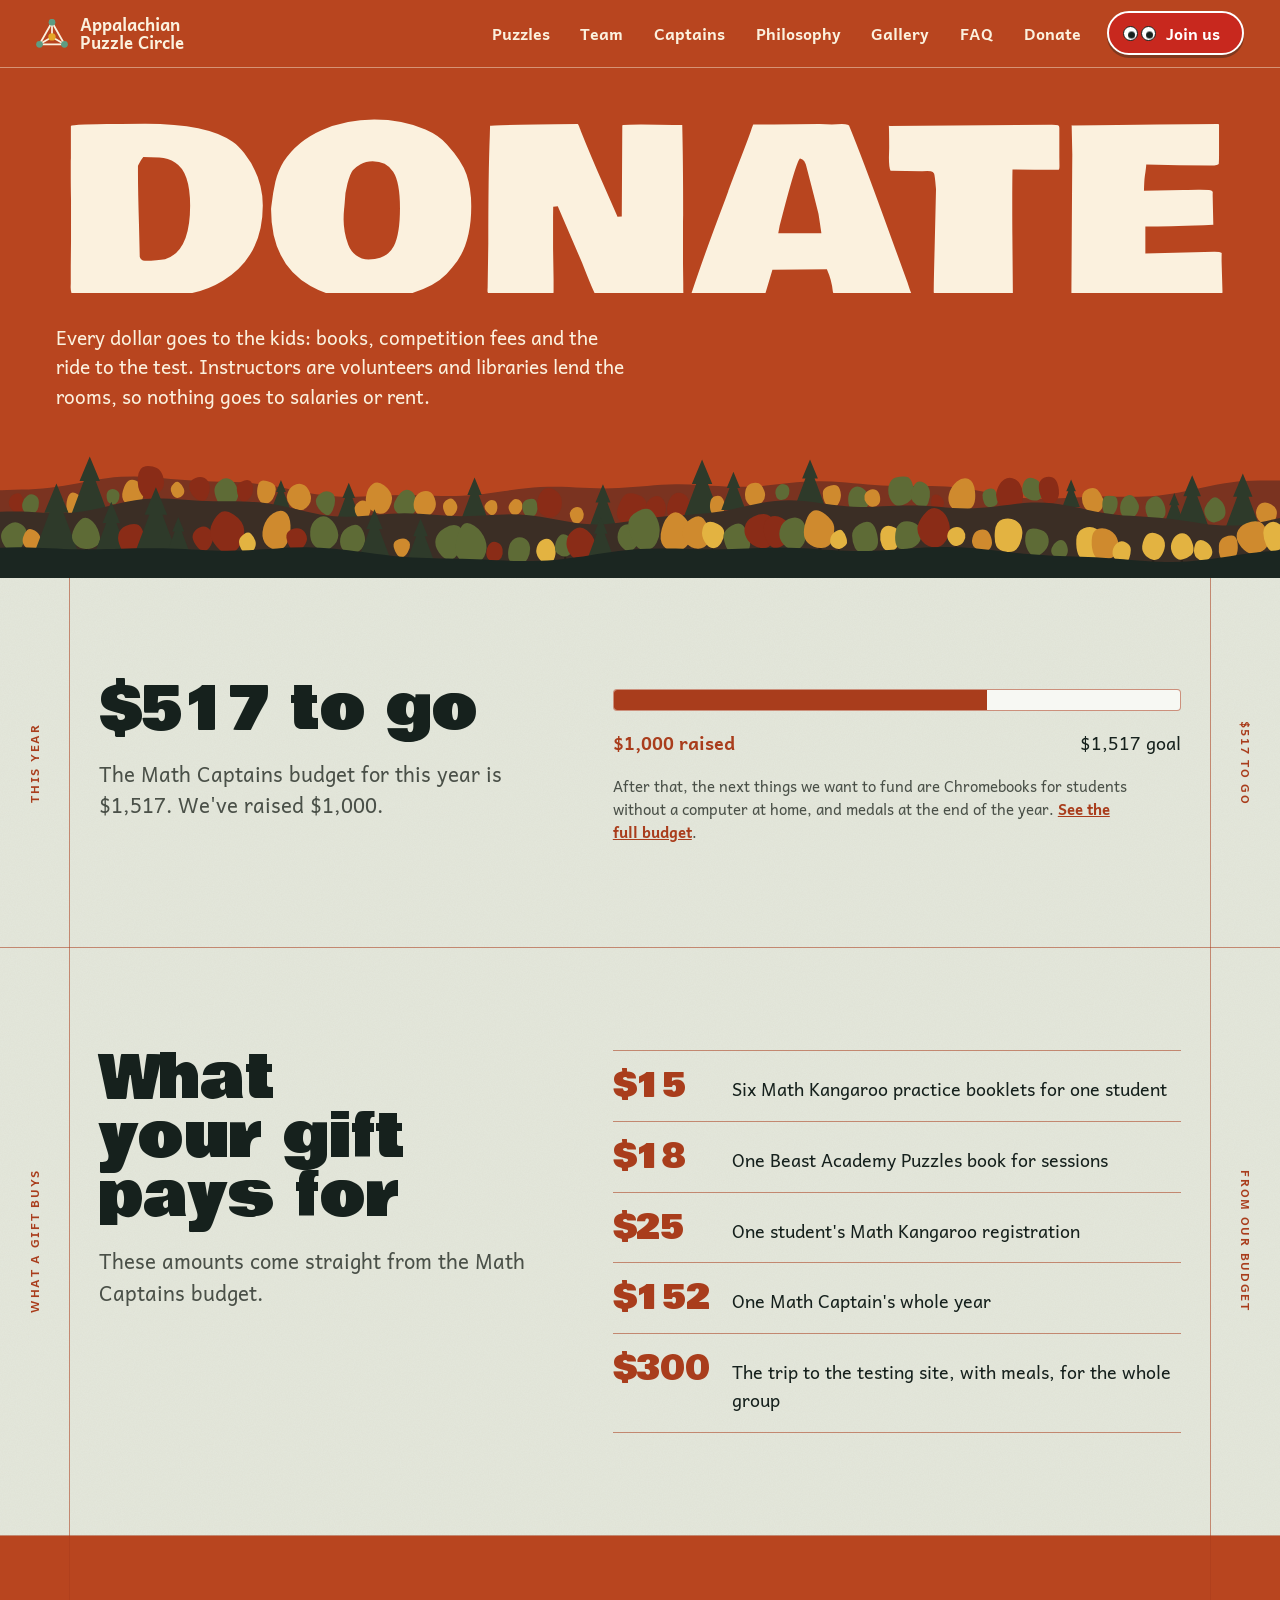
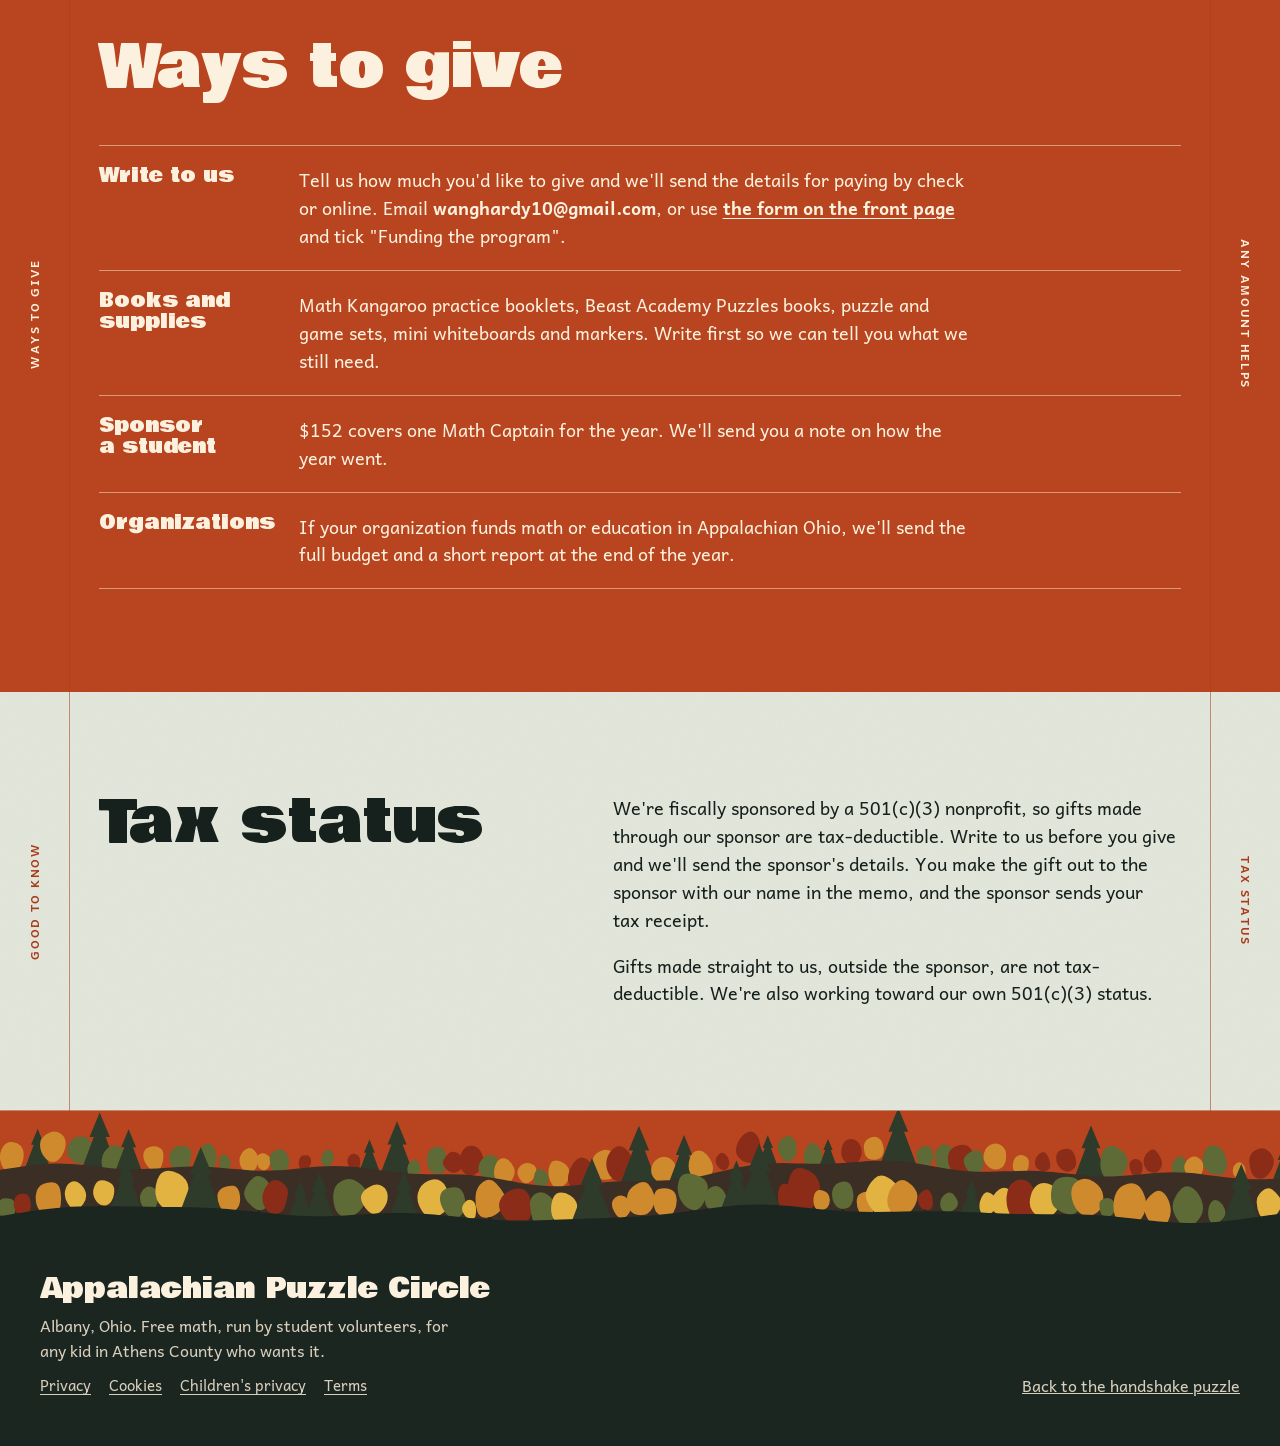
<file: donate.html>
<!doctype html>
<html lang="en">
<head>
<meta charset="utf-8">
<meta http-equiv="Content-Security-Policy" content="default-src 'self'; script-src 'self' 'sha256-ehZ2EO6YnKchjSQ+eOuspJcYSV48hnCV4ftPRN9ANio='; style-src 'self' 'unsafe-inline'; img-src 'self' data:; font-src 'self'; connect-src 'self' https://formspree.io; form-action 'self' https://formspree.io; base-uri 'self'; object-src 'none'; upgrade-insecure-requests">
<meta name="referrer" content="strict-origin-when-cross-origin">
<meta name="viewport" content="width=device-width, initial-scale=1, viewport-fit=cover">
<title>Donate | Appalachian Puzzle Circle</title>
<meta name="description" content="Give to the Appalachian Puzzle Circle. Every dollar pays for math books, competition fees and travel for kids in Athens County, Ohio.">
<link rel="canonical" href="https://appalachianpuzzlecircles.com/donate.html">
<meta property="og:type" content="website">
<meta property="og:site_name" content="Appalachian Puzzle Circle">
<meta property="og:title" content="Donate | Appalachian Puzzle Circle">
<meta property="og:description" content="Every dollar pays for math books, competition fees and travel for kids in Athens County, Ohio.">
<meta property="og:url" content="https://appalachianpuzzlecircles.com/donate.html">
<link rel="icon" href="favicon-192.png" sizes="192x192" type="image/png">
<link rel="icon" href="favicon.ico" sizes="32x32">
<link rel="icon" href="favicon.svg" type="image/svg+xml">
<link rel="apple-touch-icon" href="apple-touch-icon.png">
<meta name="theme-color" content="#B8451F">
<link rel="stylesheet" href="site.css?v=275f332a">
</head>
<body>
<a class="skip" href="#main">Skip to the donation options</a>

<header class="phead">
  <nav class="nav" aria-label="Main">
      <a class="brand" href="index.html">
        <svg class="mark" viewBox="0 0 200 180" aria-hidden="true"><g stroke="#FBF1DE" stroke-width="11" stroke-linecap="round"><line x1="100" y1="20" x2="22" y2="158"/><line x1="100" y1="20" x2="178" y2="158"/><line x1="22" y1="158" x2="178" y2="158"/><line x1="100" y1="20" x2="100" y2="112"/><line x1="22" y1="158" x2="100" y2="112"/><line x1="178" y1="158" x2="100" y2="112"/></g><g fill="#5E9C82"><circle cx="100" cy="20" r="21"/><circle cx="22" cy="158" r="21"/><circle cx="178" cy="158" r="21"/></g><circle cx="100" cy="112" r="23" fill="#E5A727"/></svg>
        <span>Appalachian<br>Puzzle Circle</span>
      </a>
      <ul>
        <li><a href="puzzles.html">Puzzles</a></li><li><a href="team.html">Team</a></li>
        <li><a href="captains.html">Captains</a></li>
        <li><a href="philosophy.html">Philosophy</a></li><li><a href="gallery.html">Gallery</a></li><li><a href="index.html#faq">FAQ</a></li>
        <li><a href="donate.html" aria-current="page">Donate</a></li>
      </ul>
      <a class="btn joinbtn" href="index.html#join"><span class="jb-eyes" aria-hidden="true"><span class="eye"><i></i></span><span class="eye"><i></i></span></span><span class="jb-text">Join us</span></a>
    </nav>
    <ul class="mnav" aria-label="Sections">
      <li><a href="puzzles.html">Puzzles</a></li><li><a href="team.html">Team</a></li><li><a href="captains.html">Captains</a></li><li><a href="philosophy.html">Philosophy</a></li><li><a href="gallery.html">Gallery</a></li><li><a href="index.html#faq">FAQ</a></li><li><a href="donate.html" aria-current="page">Donate</a></li>
    </ul>
  <div class="top">
    <h1 class="vh">Donate to the Appalachian Puzzle Circle</h1>
    <div class="tl" aria-hidden="true"><svg><text>DONATE</text></svg></div>
    <p class="intro">Every dollar goes to the kids: books, competition fees and the ride to the test. Instructors are volunteers and libraries lend the rooms, so nothing goes to salaries or rent.</p>
  </div>
  <svg class="strip" data-seed="73" data-sky="1" aria-hidden="true"></svg>
</header>

<main id="main" class="page">
  <section class="sec" id="progress" aria-labelledby="prog-h">
    <span class="tag l" aria-hidden="true">This year</span>
    <span class="tag r" aria-hidden="true">$517 to go</span>
    <div class="in g-split">
      <div class="g-prose">
        <h2 class="h2" id="prog-h">$517 to go</h2>
        <p class="lede">The Math Captains budget for this year is $1,517. We've raised $1,000.</p>
      </div>
      <div class="g-prose">
        <div class="g-raise d-raise" role="img" aria-label="$1,000 raised of $1,517, $517 to go"><span style="width:65.9%"></span></div>
        <p class="g-raise-key"><strong>$1,000 raised</strong><span>$1,517 goal</span></p>
        <p class="small">After that, the next things we want to fund are Chromebooks for students without a computer at home, and medals at the end of the year. <a href="captains.html#budget">See the full budget</a>.</p>
      </div>
    </div>
  </section>

  <section class="sec" id="what" aria-labelledby="what-h">
    <span class="tag l" aria-hidden="true">What a gift buys</span>
    <span class="tag r" aria-hidden="true">From our budget</span>
    <div class="in g-split">
      <div class="g-prose">
        <h2 class="h2" id="what-h">What your gift pays for</h2>
        <p class="lede">These amounts come straight from the Math Captains budget.</p>
      </div>
      <ul class="d-gifts">
        <li><span class="amt">$15</span><span>Six Math Kangaroo practice booklets for one student</span></li>
        <li><span class="amt">$18</span><span>One Beast Academy Puzzles book for sessions</span></li>
        <li><span class="amt">$25</span><span>One student's Math Kangaroo registration</span></li>
        <li><span class="amt">$152</span><span>One Math Captain's whole year</span></li>
        <li><span class="amt">$300</span><span>The trip to the testing site, with meals, for the whole group</span></li>
      </ul>
    </div>
  </section>

  <section class="sec dusk" id="give" aria-labelledby="give-h">
    <span class="tag l" aria-hidden="true">Ways to give</span>
    <span class="tag r" aria-hidden="true">Any amount helps</span>
    <div class="in">
      <h2 class="h2" id="give-h">Ways to give</h2>
      <!-- To turn on online giving, paste your donation page link (Zeffy, PayPal, GoFundMe...) between the quotes in data-donate-url. -->
      <ul class="g-fund d-ways" id="ways-list" data-donate-url="">
        <li id="give-online" hidden><h3>Online</h3><p>Give any amount by card. <a class="btn d-btn" id="donate-link" href="#" target="_blank" rel="noopener">Donate online</a></p></li>
        <li><h3>Write to us</h3><p>Tell us how much you'd like to give and we'll send the details for paying by check or online. Email <strong>wanghardy10@gmail.com</strong>, or use <a href="index.html#join">the form on the front page</a> and tick "Funding the program".</p></li>
        <li><h3>Books and supplies</h3><p>Math Kangaroo practice booklets, Beast Academy Puzzles books, puzzle and game sets, mini whiteboards and markers. Write first so we can tell you what we still need.</p></li>
        <li><h3>Sponsor a student</h3><p>$152 covers one Math Captain for the year. We'll send you a note on how the year went.</p></li>
        <li><h3>Organizations</h3><p>If your organization funds math or education in Appalachian Ohio, we'll send the full budget and a short report at the end of the year.</p></li>
      </ul>
    </div>
  </section>

  <section class="sec" id="tax" aria-labelledby="tax-h">
    <span class="tag l" aria-hidden="true">Good to know</span>
    <span class="tag r" aria-hidden="true">Tax status</span>
    <div class="in g-split">
      <h2 class="h2" id="tax-h">Tax status</h2>
      <div class="g-prose">
        <p>We're fiscally sponsored by a 501(c)(3) nonprofit, so gifts made through our sponsor are tax-deductible. Write to us before you give and we'll send the sponsor's details. You make the gift out to the sponsor with our name in the memo, and the sponsor sends your tax receipt.</p>
        <p>Gifts made straight to us, outside the sponsor, are not tax-deductible. We're also working toward our own 501(c)(3) status.</p>
      </div>
    </div>
  </section>
</main>

<footer>
  <svg class="foothills strip" data-seed="291" aria-hidden="true"></svg>
  <div class="in">
    <div>
      <p class="name">Appalachian Puzzle Circle</p>
      <p>Albany, Ohio. Free math, run by student volunteers, for any kid in Athens County who wants it.</p>
      <p class="legal"><a href="privacy.html">Privacy</a><a href="privacy.html#cookies">Cookies</a><a href="privacy.html#children">Children's privacy</a><a href="terms.html">Terms</a></p>
    </div>
    <p><a href="index.html">Back to the handshake puzzle</a></p>
  </div>
</footer>

<script src="site.js?v=c341c76e"></script>
<script>
(() => {
  const list = document.getElementById('ways-list');
  const url = (list.dataset.donateUrl || '').trim();
  if (/^https:\/\//.test(url)) {
    document.getElementById('donate-link').href = url;
    document.getElementById('give-online').hidden = false;
  }
  const go = () => { window.PC.setVW(); window.PC.measureCap(); window.PC.fitTitles(); window.PC.drawStrips(); };
  let rt; addEventListener('resize', () => { clearTimeout(rt); rt = setTimeout(go, 120); });
  (document.fonts && document.fonts.load) ? Promise.race([document.fonts.load('100px "Bowlby One"').then(() => document.fonts.ready), new Promise(r => setTimeout(r, 1500))]).then(go) : go();
})();
</script>
</body>
</html>
</file>
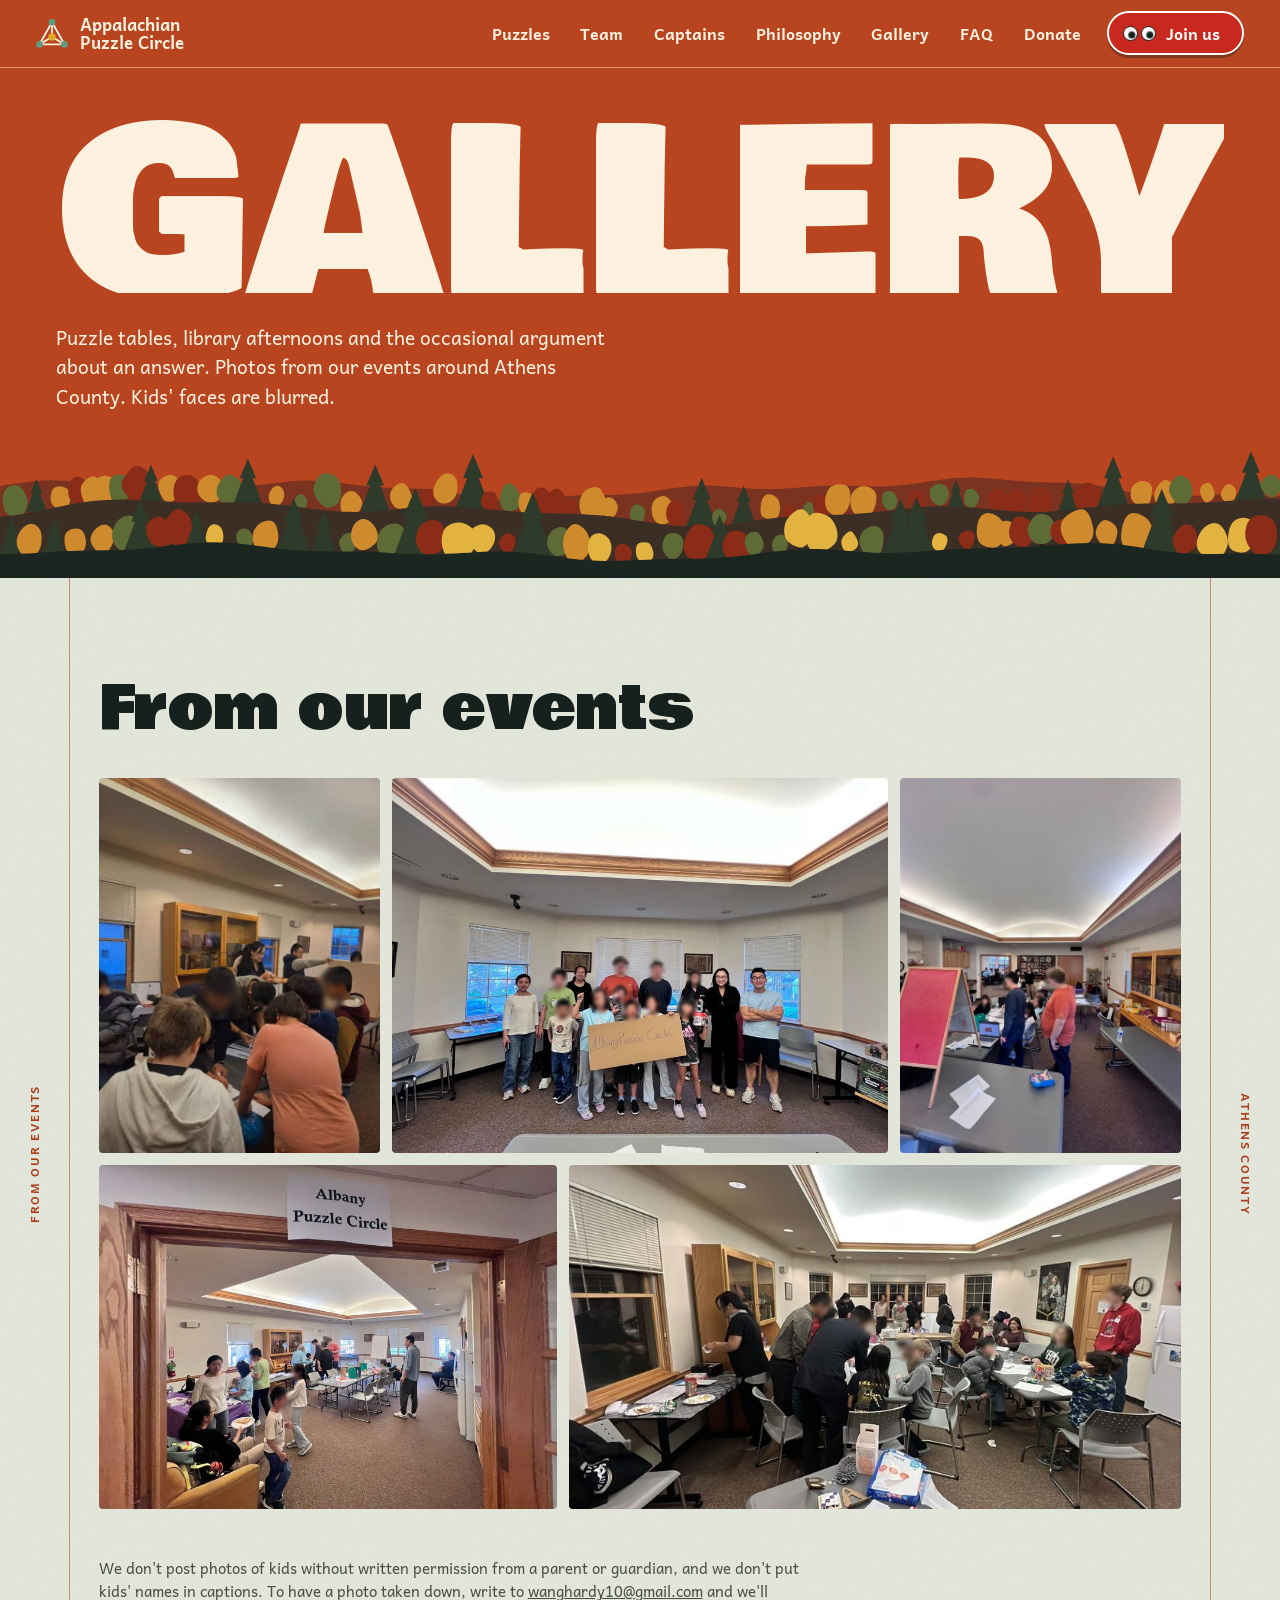
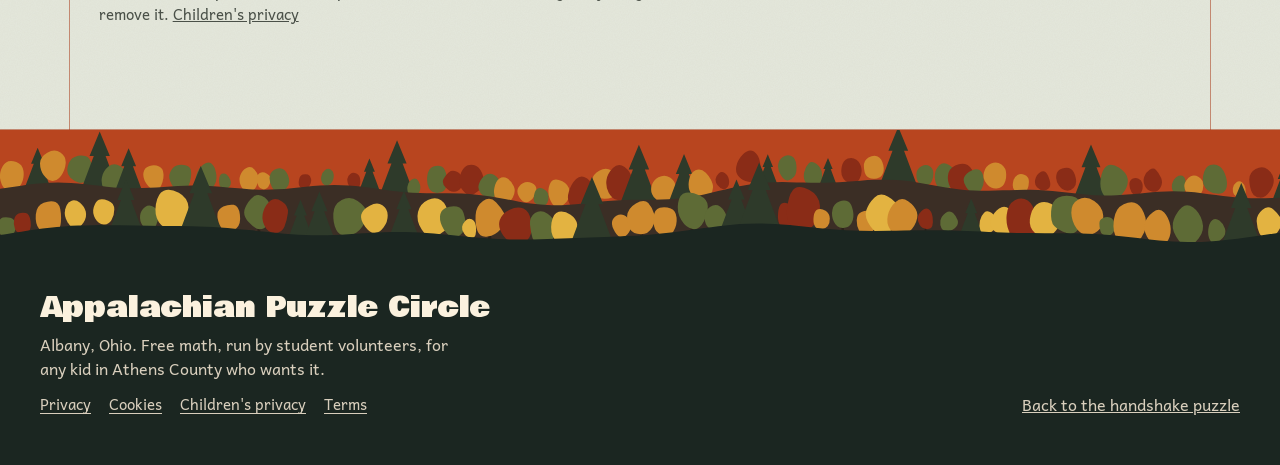
<file: gallery.html>
<!doctype html>
<html lang="en">
<head>
<meta charset="utf-8">
<meta http-equiv="Content-Security-Policy" content="default-src 'self'; script-src 'self' 'sha256-4ujofG2MLOOLKMaRZbD4NFMO03XuJAnfYRSq+HjLJZs=' 'sha256-vfCi9WYnmBeBSbIKZx6heaymJZmVf8kePYkEbkrFMvU='; style-src 'self' 'unsafe-inline'; img-src 'self' data:; font-src 'self'; connect-src 'self' https://formspree.io; form-action 'self' https://formspree.io; base-uri 'self'; object-src 'none'; upgrade-insecure-requests">
<meta name="referrer" content="strict-origin-when-cross-origin">
<meta name="viewport" content="width=device-width, initial-scale=1, viewport-fit=cover">
<title>Gallery | Appalachian Puzzle Circle</title>
<meta name="description" content="Photos from Appalachian Puzzle Circle events at the Wells and Nelsonville libraries and around Athens County, Ohio.">
<link rel="canonical" href="https://appalachianpuzzlecircles.com/gallery.html">
<meta property="og:type" content="website">
<meta property="og:site_name" content="Appalachian Puzzle Circle">
<meta property="og:title" content="Gallery | Appalachian Puzzle Circle">
<meta property="og:description" content="Photos from our puzzle events around Athens County, Ohio.">
<meta property="og:url" content="https://appalachianpuzzlecircles.com/gallery.html">
<link rel="icon" href="favicon-192.png" sizes="192x192" type="image/png">
<link rel="icon" href="favicon.ico" sizes="32x32">
<link rel="icon" href="favicon.svg" type="image/svg+xml">
<link rel="apple-touch-icon" href="apple-touch-icon.png">
<meta name="theme-color" content="#B8451F">
<link rel="stylesheet" href="site.css?v=275f332a">
</head>
<body>
<a class="skip" href="#main">Skip to the photos</a>

<header class="phead">
  <nav class="nav" aria-label="Main">
      <a class="brand" href="index.html">
        <svg class="mark" viewBox="0 0 200 180" aria-hidden="true"><g stroke="#FBF1DE" stroke-width="11" stroke-linecap="round"><line x1="100" y1="20" x2="22" y2="158"/><line x1="100" y1="20" x2="178" y2="158"/><line x1="22" y1="158" x2="178" y2="158"/><line x1="100" y1="20" x2="100" y2="112"/><line x1="22" y1="158" x2="100" y2="112"/><line x1="178" y1="158" x2="100" y2="112"/></g><g fill="#5E9C82"><circle cx="100" cy="20" r="21"/><circle cx="22" cy="158" r="21"/><circle cx="178" cy="158" r="21"/></g><circle cx="100" cy="112" r="23" fill="#E5A727"/></svg>
        <span>Appalachian<br>Puzzle Circle</span>
      </a>
      <ul>
        <li><a href="puzzles.html">Puzzles</a></li><li><a href="team.html">Team</a></li>
        <li><a href="captains.html">Captains</a></li>
        <li><a href="gallery.html">Philosophy</a></li><li><a href="gallery.html" aria-current="page">Gallery</a></li><li><a href="index.html#faq">FAQ</a></li>
        <li><a href="donate.html">Donate</a></li>
      </ul>
      <a class="btn joinbtn" href="index.html#join"><span class="jb-eyes" aria-hidden="true"><span class="eye"><i></i></span><span class="eye"><i></i></span></span><span class="jb-text">Join us</span></a>
    </nav>
    <ul class="mnav" aria-label="Sections">
      <li><a href="puzzles.html">Puzzles</a></li><li><a href="team.html">Team</a></li><li><a href="captains.html">Captains</a></li><li><a href="gallery.html">Philosophy</a></li><li><a href="gallery.html" aria-current="page">Gallery</a></li><li><a href="index.html#faq">FAQ</a></li><li><a href="donate.html">Donate</a></li>
    </ul>
  <div class="top">
    <h1 class="vh">Photo gallery</h1>
    <div class="tl" aria-hidden="true"><svg><text>GALLERY</text></svg></div>
    <p class="intro">Puzzle tables, library afternoons and the occasional argument about an answer. Photos from our events around Athens County. Kids' faces are blurred.</p>
  </div>
  <svg class="strip" data-seed="83" data-sky="1" aria-hidden="true"></svg>
</header>

<main id="main" class="page">
  <section class="sec" id="photos" aria-labelledby="photos-h">
    <span class="tag l" aria-hidden="true">From our events</span>
    <span class="tag r" aria-hidden="true">Athens County</span>
    <div class="in">
      <div class="ga-head">
        <h2 class="h2" id="photos-h">From our events</h2>
        <div class="ga-filters" role="group" aria-label="Filter photos" hidden></div>
      </div>
      <!--
        To add a photo: put the file in the gallery folder, then add a line to the list below.
        { "file": "wells-oct-2026-1.jpg", "alt": "What is in the photo", "caption": "Short caption", "where": "Wells Library", "w": 1600, "h": 1200 }
        w and h are the photo's width and height in pixels. Only post photos of kids with written permission from a parent.
      -->
      <script type="application/json" id="photo-list">
[
 {
  "file": "albany-4.jpg",
  "w": 960,
  "h": 1280,
  "alt": "Kids bent over puzzle sheets at a library table while volunteers help",
  "caption": "Heads down on a puzzle",
  "where": "Wells Library, Albany"
 },
 {
  "file": "albany-1.jpg",
  "w": 1600,
  "h": 1208,
  "alt": "Kids and volunteers stand together in a library meeting room holding a handmade Albany Puzzle Circle sign",
  "caption": "The whole group after an event",
  "where": "Wells Library, Albany"
 },
 {
  "file": "albany-5.jpg",
  "w": 1200,
  "h": 1600,
  "alt": "Kids at tables near a red easel board in the library meeting room",
  "caption": "Between rounds",
  "where": "Wells Library, Albany"
 },
 {
  "file": "albany-2.jpg",
  "w": 1600,
  "h": 1200,
  "alt": "A paper sign reading Albany Puzzle Circle hangs over the door of a meeting room full of kids at puzzle tables",
  "caption": "The room, from the doorway",
  "where": "Wells Library, Albany"
 },
 {
  "file": "albany-3.jpg",
  "w": 1600,
  "h": 900,
  "alt": "Kids and volunteers working at tables all around a library meeting room",
  "caption": "Every table busy",
  "where": "Wells Library, Albany"
 }
]
      </script>
      <ul class="ga-grid" id="ga-grid"></ul>
      <div class="ga-empty" id="ga-empty" hidden>
        <svg class="ga-empty-art" viewBox="0 0 360 140" aria-hidden="true">
          <g fill="none" stroke="currentColor" stroke-width="3" stroke-linejoin="round">
            <rect x="10" y="22" width="100" height="78" rx="6" transform="rotate(-5 60 61)"/>
            <rect x="130" y="12" width="100" height="78" rx="6"/>
            <rect x="250" y="22" width="100" height="78" rx="6" transform="rotate(5 300 61)"/>
          </g>
          <g stroke="currentColor" stroke-width="2.5" stroke-linecap="round"><line x1="180" y1="30" x2="156" y2="72"/><line x1="180" y1="30" x2="204" y2="72"/><line x1="156" y1="72" x2="204" y2="72"/><line x1="180" y1="30" x2="180" y2="58"/><line x1="156" y1="72" x2="180" y2="58"/><line x1="204" y1="72" x2="180" y2="58"/></g>
          <g fill="#2F6350"><circle cx="180" cy="30" r="6"/><circle cx="156" cy="72" r="6"/><circle cx="204" cy="72" r="6"/></g><circle cx="180" cy="58" r="6" fill="#E3B341"/>
        </svg>
        <p class="lede">We're collecting photos from our first year of events. Check back after the next one.</p>
        <p class="small">Have a photo from an event? Send it to <a href="mailto:wanghardy10@gmail.com">wanghardy10@gmail.com</a>.</p>
      </div>
      <p class="small ga-note">We don't post photos of kids without written permission from a parent or guardian, and we don't put kids' names in captions. To have a photo taken down, write to <a href="mailto:wanghardy10@gmail.com">wanghardy10@gmail.com</a> and we'll remove it. <a href="privacy.html#children">Children's privacy</a></p>
    </div>
  </section>

  <dialog class="ga-box" id="ga-box" aria-label="Photo viewer">
    <figure>
      <img id="ga-img" alt="">
      <figcaption><span id="ga-cap"></span><span class="ga-count" id="ga-count"></span></figcaption>
    </figure>
    <button class="ga-btn ga-close" type="button" data-act="close" aria-label="Close">Close</button>
    <button class="ga-btn ga-prev" type="button" data-act="prev" aria-label="Previous photo">&larr;</button>
    <button class="ga-btn ga-next" type="button" data-act="next" aria-label="Next photo">&rarr;</button>
  </dialog>
</main>

<footer>
  <svg class="foothills strip" data-seed="291" aria-hidden="true"></svg>
  <div class="in">
    <div>
      <p class="name">Appalachian Puzzle Circle</p>
      <p>Albany, Ohio. Free math, run by student volunteers, for any kid in Athens County who wants it.</p>
      <p class="legal"><a href="privacy.html">Privacy</a><a href="privacy.html#cookies">Cookies</a><a href="privacy.html#children">Children's privacy</a><a href="terms.html">Terms</a></p>
    </div>
    <p><a href="index.html">Back to the handshake puzzle</a></p>
  </div>
</footer>

<script src="site.js?v=c341c76e"></script>
<script>
(() => {
  const go = () => { window.PC.setVW(); window.PC.measureCap(); window.PC.fitTitles(); window.PC.drawStrips(); };
  let rt; addEventListener('resize', () => { clearTimeout(rt); rt = setTimeout(go, 120); });
  (document.fonts && document.fonts.load) ? Promise.race([document.fonts.load('100px "Bowlby One"').then(() => document.fonts.ready), new Promise(r => setTimeout(r, 1500))]).then(go) : go();
})();
</script>
<script id="gallery-js">
(() => {
  let photos = [];
  try { photos = JSON.parse(document.getElementById('photo-list').textContent) || []; } catch (e) { photos = []; }
  const grid = document.getElementById('ga-grid'), box = document.getElementById('ga-box'), img = document.getElementById('ga-img'), cap = document.getElementById('ga-cap'), count = document.getElementById('ga-count');
  if (!photos.length) { document.getElementById('ga-empty').hidden = false; grid.hidden = true; return; }
  const calm = matchMedia('(prefers-reduced-motion: reduce)').matches;
  let shown = photos.map((_, i) => i), cur = 0, opener = null;
  const esc = s => String(s || '').replace(/[&<>"]/g, c => ({ '&': '&amp;', '<': '&lt;', '>': '&gt;', '"': '&quot;' }[c]));
  const ar = p => (p.w && p.h) ? p.w / p.h : 4 / 3;
  const small = f => f.replace(/\.(jpe?g|png|webp)$/i, '-sm.$1');

  // Justified rows: every row fills the width, photos in a row share one height.
  // Breakpoints are chosen so each row lands as close as possible to the target height.
  const layout = () => {
    const Wd = grid.clientWidth - 1; if (Wd < 50) return;
    const gap = parseFloat(getComputedStyle(grid).columnGap) || 12;
    const target = Wd < 520 ? 150 : Wd < 900 ? 220 : 320;
    const items = shown.map(i => ar(photos[i])), n = items.length;
    const best = new Array(n + 1).fill(Infinity), prev = new Array(n + 1).fill(0); best[0] = 0;
    for (let j = 1; j <= n; j++) {
      let sum = 0;
      for (let i = j; i >= 1 && j - i < 5; i--) {
        sum += items[i - 1];
        let h = (Wd - gap * (j - i)) / sum;
        if (j === n) h = Math.min(h, target * 1.35);
        const cost = Math.pow((h - target) / target, 2) + (h > target * 1.8 ? 9 : 0);
        if (best[i - 1] + cost < best[j]) { best[j] = best[i - 1] + cost; prev[j] = i - 1; }
      }
    }
    const rows = []; for (let j = n; j > 0; j = prev[j]) rows.unshift([prev[j], j]);
    const lis = grid.children; let y = 0;
    rows.forEach(([a, b], r) => {
      let sum = 0; for (let k = a; k < b; k++) sum += items[k];
      let h = (Wd - gap * (b - a - 1)) / sum;
      if (r === rows.length - 1) h = Math.min(h, target * 1.35);
      let x = 0;
      for (let k = a; k < b; k++) { const li = lis[k], w = items[k] * h; Object.assign(li.style, { left: x.toFixed(2) + 'px', top: y.toFixed(2) + 'px', width: w.toFixed(2) + 'px', height: h.toFixed(2) + 'px' }); x += w + gap; }
      y += h + gap;
    });
    grid.style.height = Math.max(0, y - gap).toFixed(2) + 'px';
  };
  const render = () => {
    grid.innerHTML = shown.map((i, k) => {
      const p = photos[i];
      return `<li style="--d:${(k * 70)}ms"><button type="button" class="ga-tile" data-k="${k}" aria-label="Open photo: ${esc(p.caption || p.alt)}"><img src="gallery/${esc(small(p.file))}" alt="${esc(p.alt)}" loading="lazy" decoding="async"${p.w ? ` width="${p.w}" height="${p.h}"` : ''}></button></li>`;
    }).join('');
    grid.querySelectorAll('img').forEach(im => {
      const done = () => im.closest('.ga-tile').classList.add('loaded');
      im.addEventListener('error', () => { if (!im.dataset.full) { im.dataset.full = 1; im.src = im.src.replace('-sm.', '.'); } });
      im.complete && im.naturalWidth ? done() : im.addEventListener('load', done);
    });
    layout();
    if (calm || !('IntersectionObserver' in window)) { grid.classList.add('in'); return; }
    const io = new IntersectionObserver(es => { if (es.some(e => e.isIntersecting)) { grid.classList.add('in'); io.disconnect(); } }, { rootMargin: '0px 0px -10% 0px' });
    grid.classList.remove('in'); io.observe(grid);
  };
  if ('ResizeObserver' in window) { let w = 0; new ResizeObserver(() => { if (grid.clientWidth !== w) { w = grid.clientWidth; layout(); } }).observe(grid); }
  else addEventListener('resize', layout);

  const places = [...new Set(photos.map(p => p.where).filter(Boolean))];
  if (places.length > 1) {
    const f = document.querySelector('.ga-filters'); f.hidden = false;
    f.innerHTML = ['All', ...places].map((w, i) => `<button type="button" aria-pressed="${i === 0}">${esc(w)}</button>`).join('');
    f.addEventListener('click', e => {
      const b = e.target.closest('button'); if (!b) return;
      f.querySelectorAll('button').forEach(x => x.setAttribute('aria-pressed', x === b));
      const w = b.textContent; shown = photos.map((_, i) => i).filter(i => w === 'All' || photos[i].where === w); render();
    });
  }
  const show = k => {
    cur = (k + shown.length) % shown.length; const p = photos[shown[cur]];
    box.classList.remove('swap'); void box.offsetWidth; box.classList.add('swap');
    img.src = 'gallery/' + p.file; img.alt = p.alt || '';
    cap.textContent = [p.caption, p.where].filter(Boolean).join(', ');
    count.textContent = shown.length > 1 ? `${cur + 1} of ${shown.length}` : '';
    box.querySelector('.ga-prev').hidden = box.querySelector('.ga-next').hidden = shown.length < 2;
  };
  grid.addEventListener('click', e => { const t = e.target.closest('.ga-tile'); if (!t) return; opener = t; show(+t.dataset.k); box.showModal(); });
  box.addEventListener('click', e => {
    const a = e.target.closest('[data-act]');
    if (a) { a.dataset.act === 'close' ? box.close() : show(cur + (a.dataset.act === 'next' ? 1 : -1)); return; }
    if (e.target === box || e.target.tagName === 'FIGURE') box.close();
  });
  box.addEventListener('keydown', e => { if (e.key === 'ArrowRight') show(cur + 1); if (e.key === 'ArrowLeft') show(cur - 1); });
  let sx = null;
  box.addEventListener('pointerdown', e => { sx = e.clientX; });
  box.addEventListener('pointerup', e => { if (sx !== null && Math.abs(e.clientX - sx) > 50) show(cur + (e.clientX < sx ? 1 : -1)); sx = null; });
  box.addEventListener('close', () => { if (opener) opener.focus(); });
  render();
})();
</script>
</body>
</html>
</file>
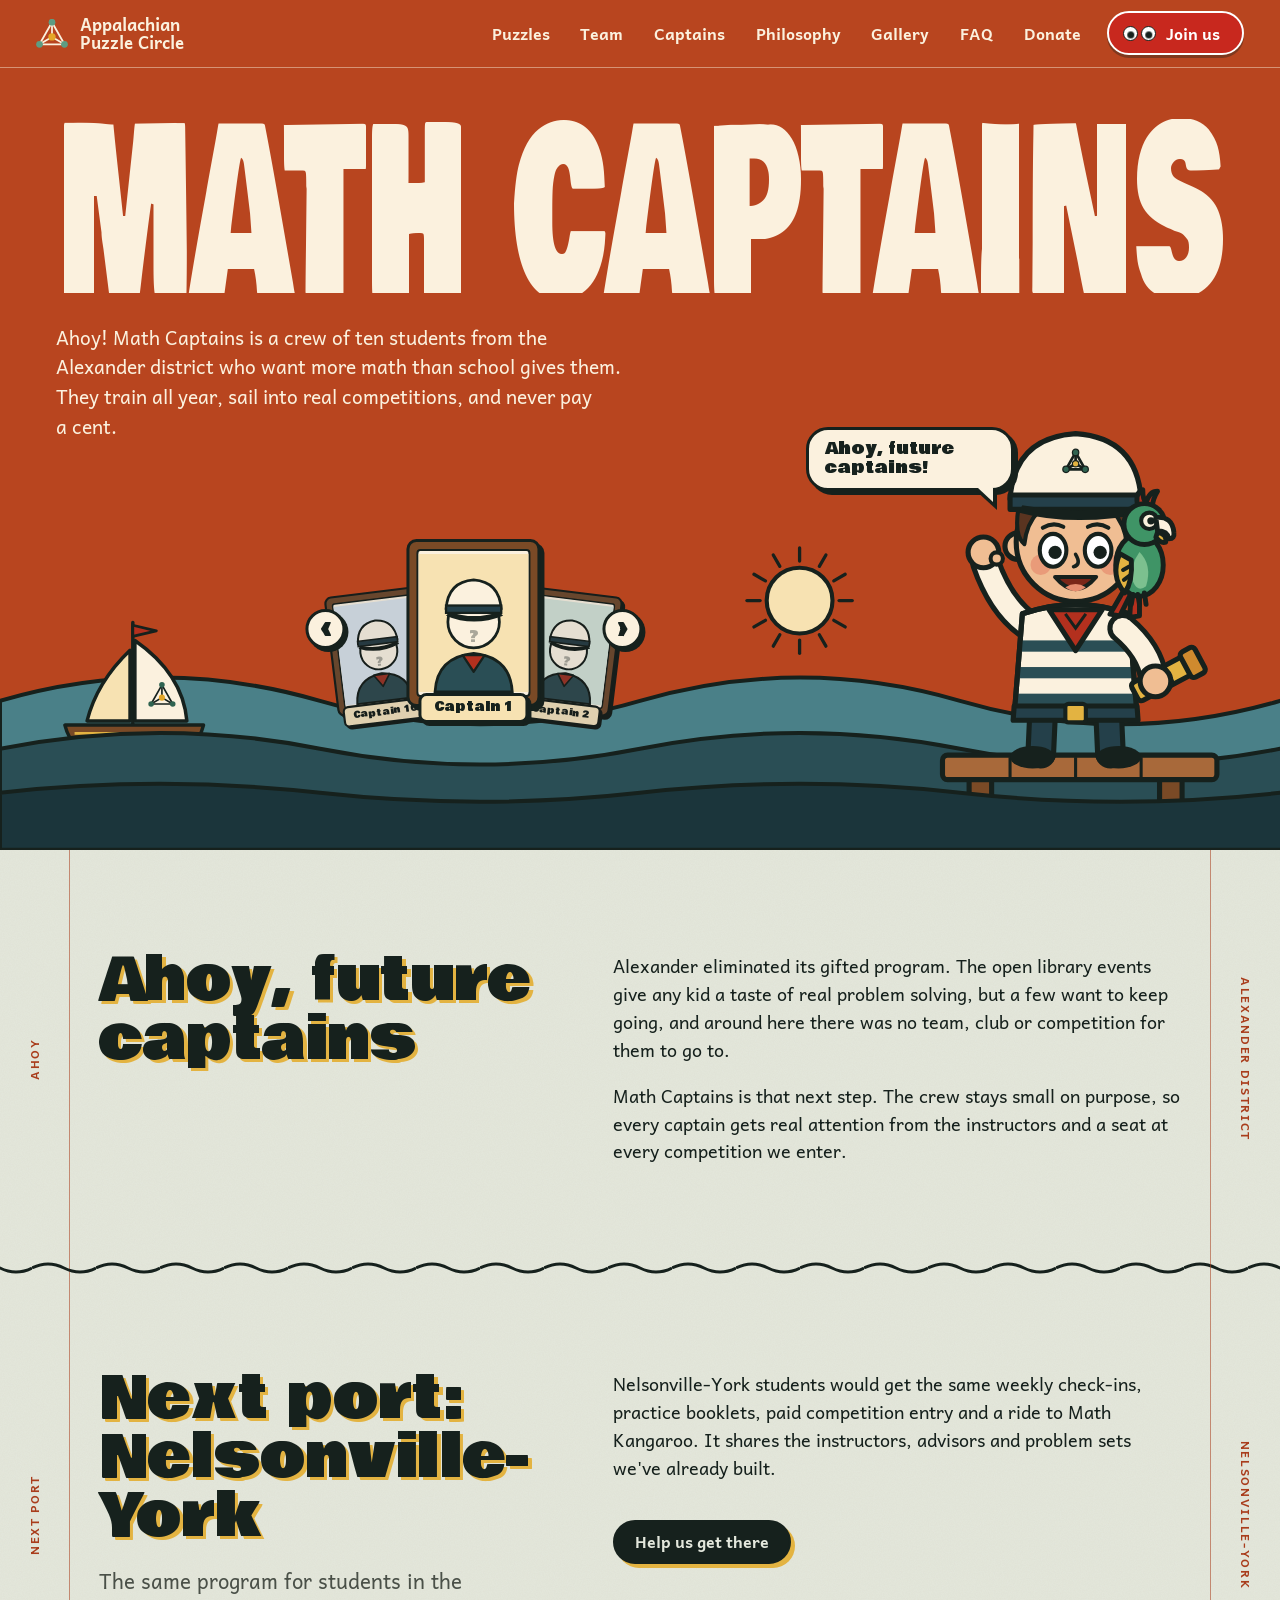
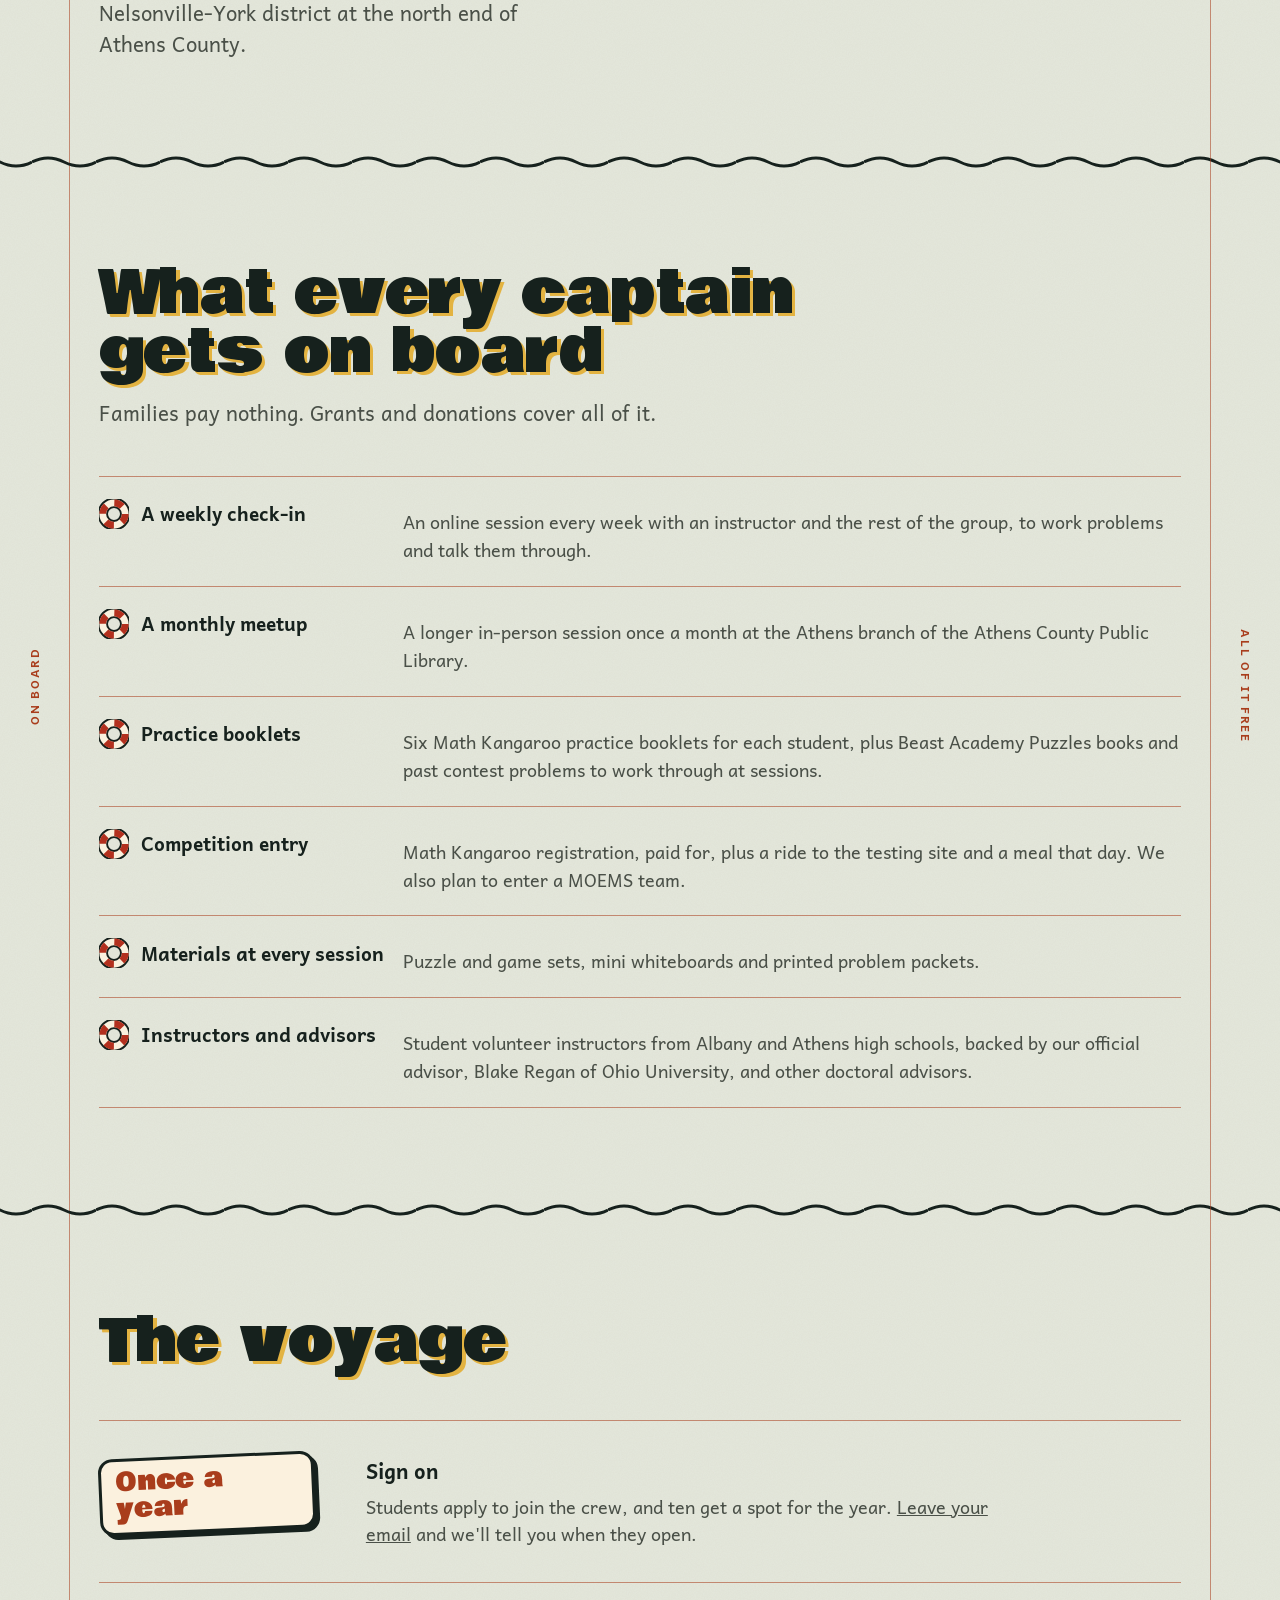
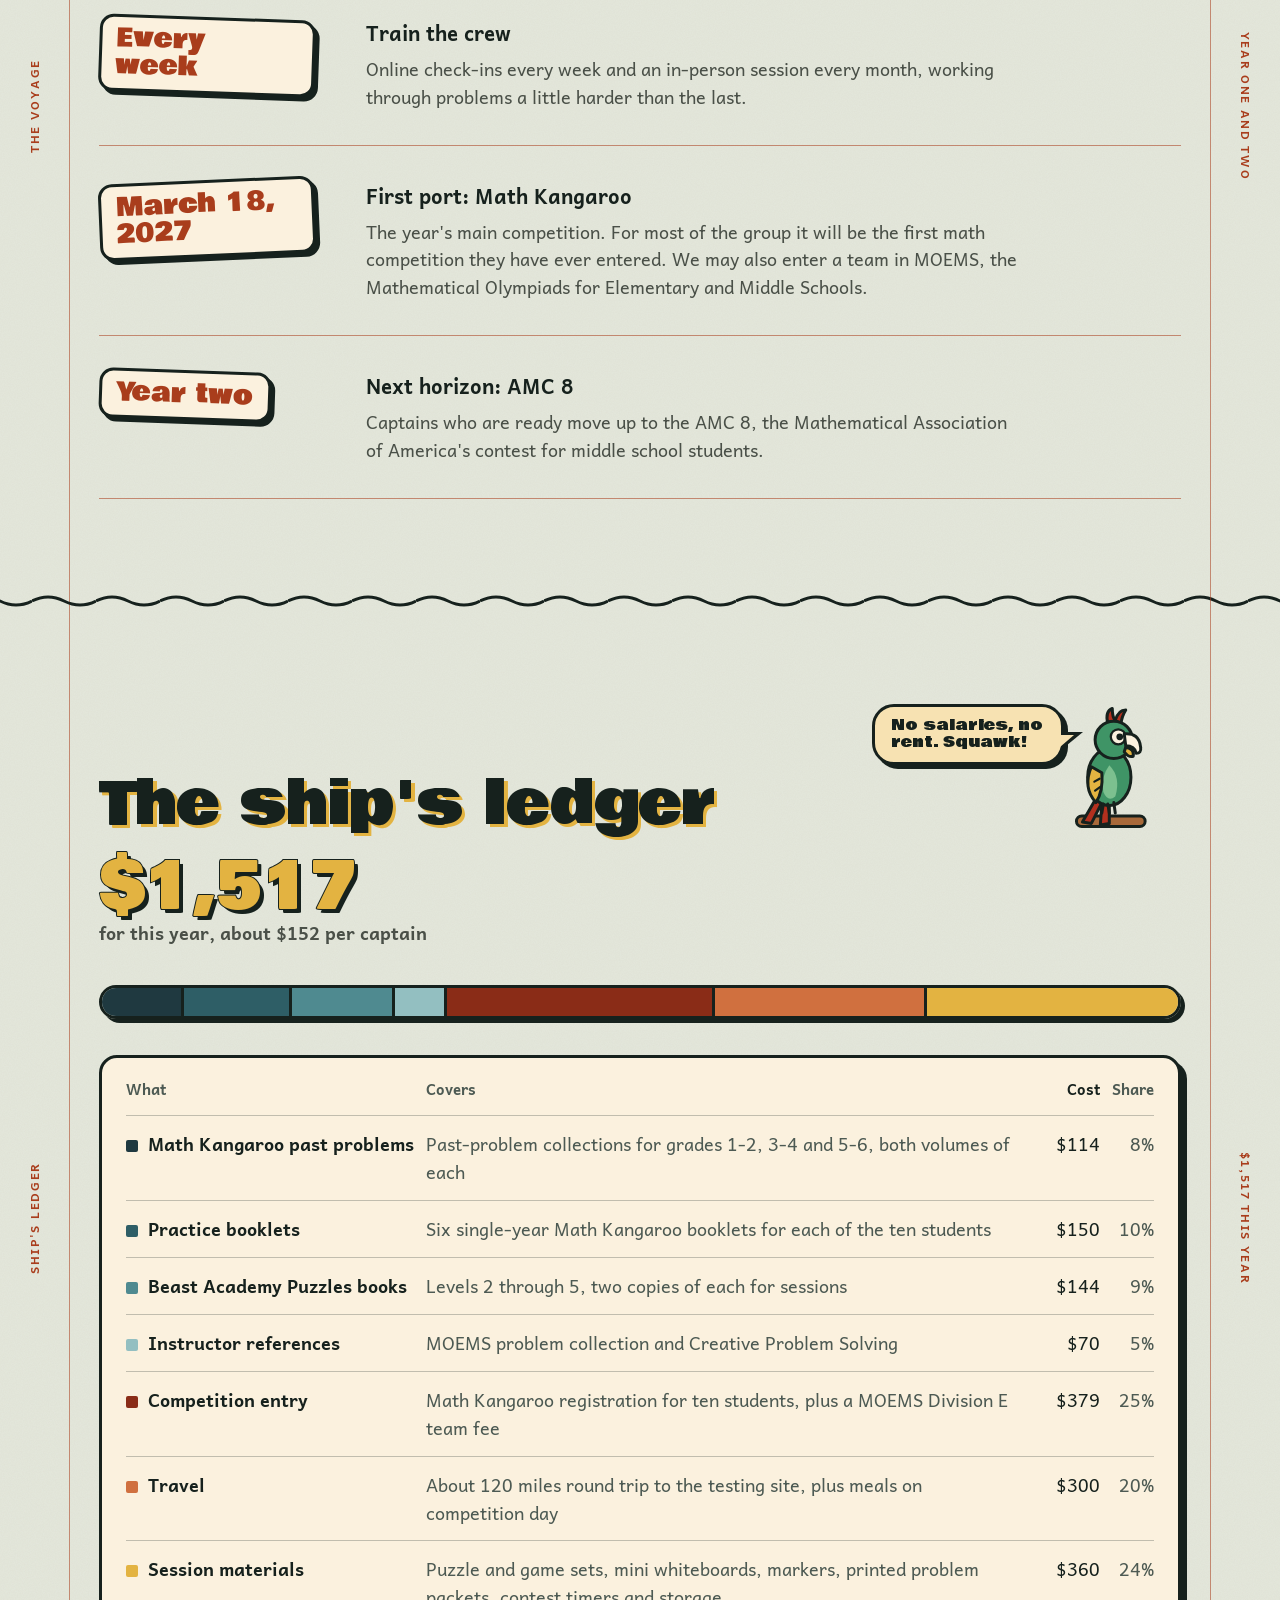
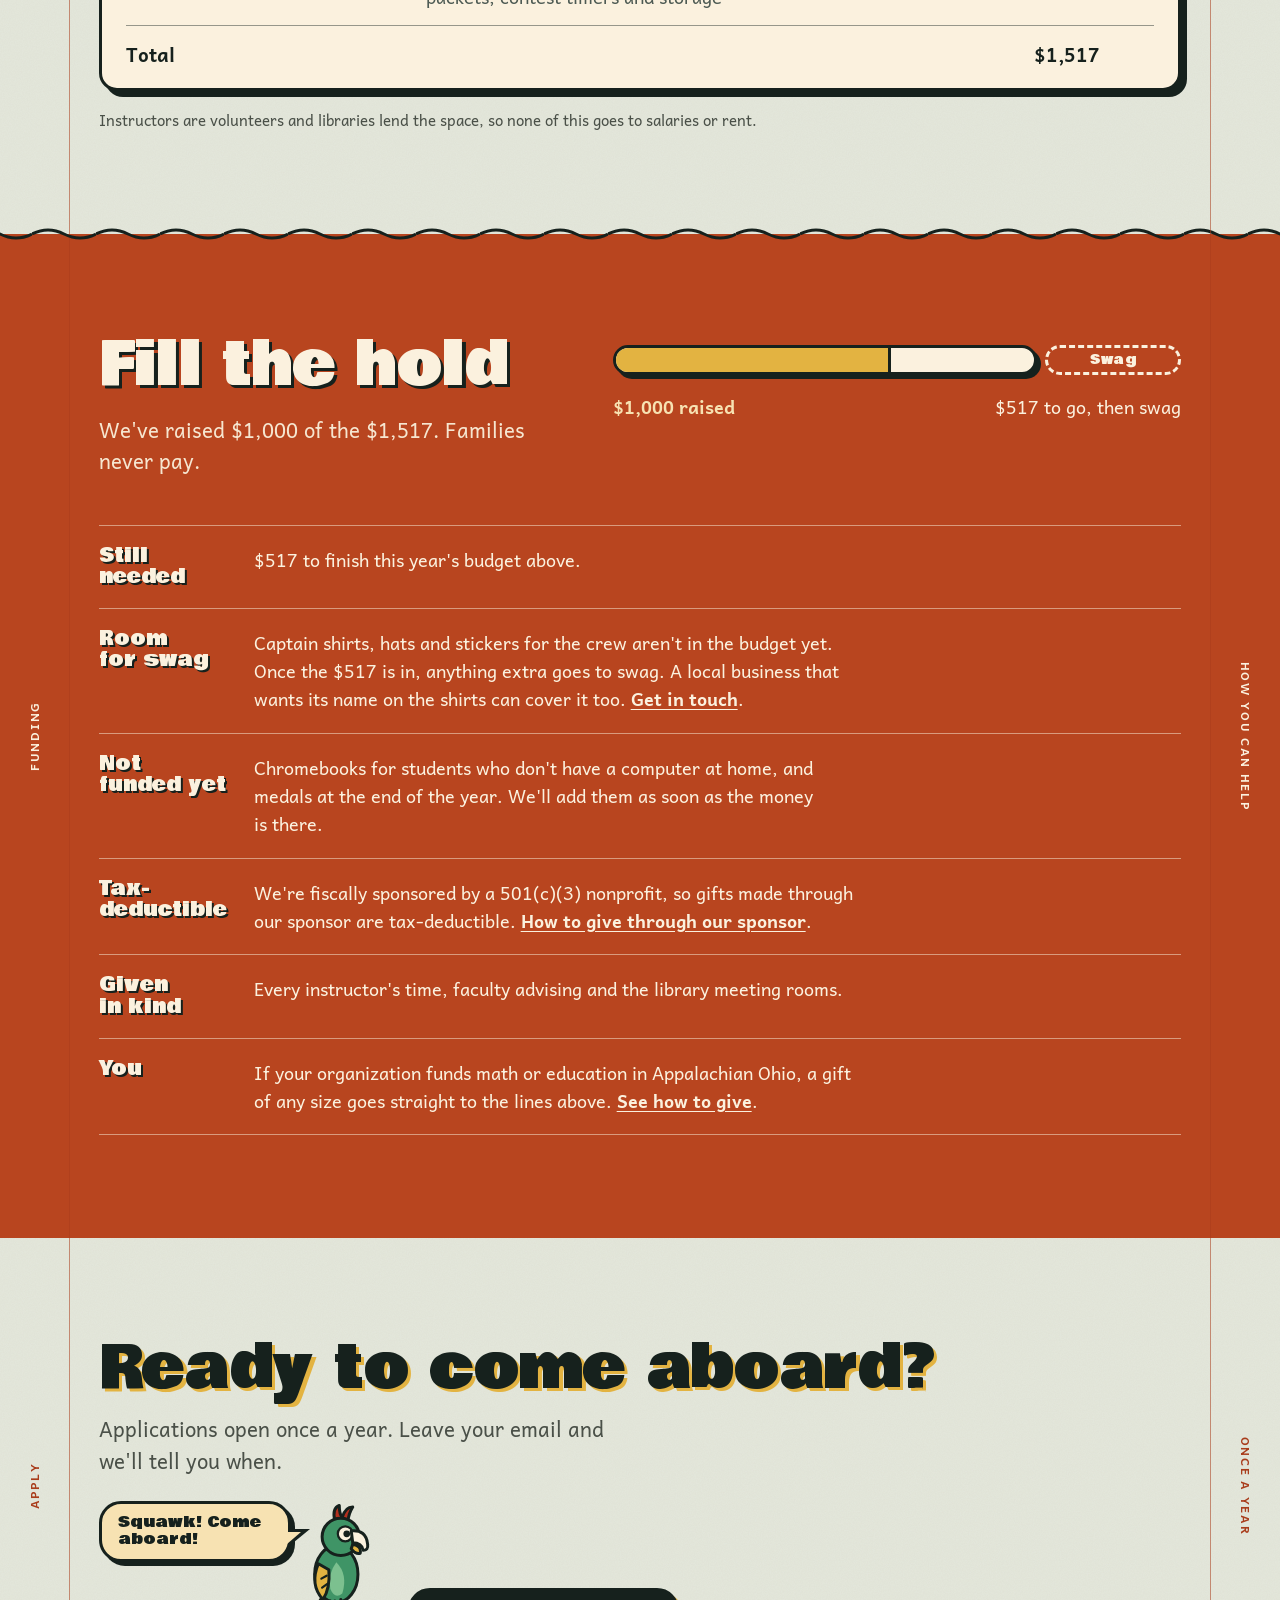
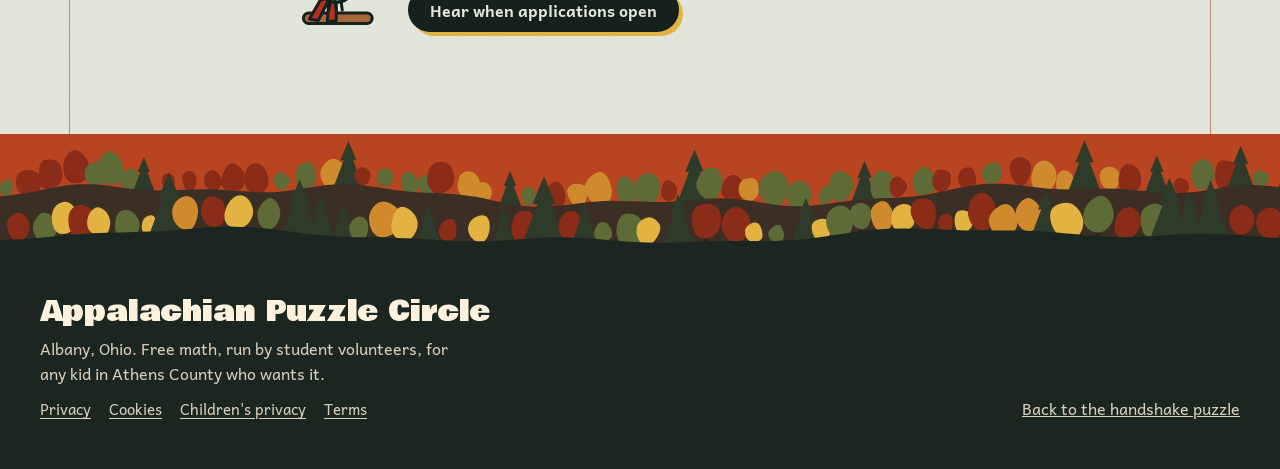
<file: guild.html>
<!doctype html>
<html lang="en">
<head>
<meta charset="utf-8">
<title>Math Captains | Appalachian Puzzle Circle</title>
<meta name="robots" content="noindex">
<link rel="canonical" href="https://appalachianpuzzlecircles.com/captains.html">
<meta http-equiv="refresh" content="0; url=captains.html">
</head>
<body>
<p>The Guild is now Math Captains. <a href="captains.html">Go to the Math Captains page</a>.</p>
<script>location.replace('captains.html' + location.hash);</script>
</body>
</html>
</file>
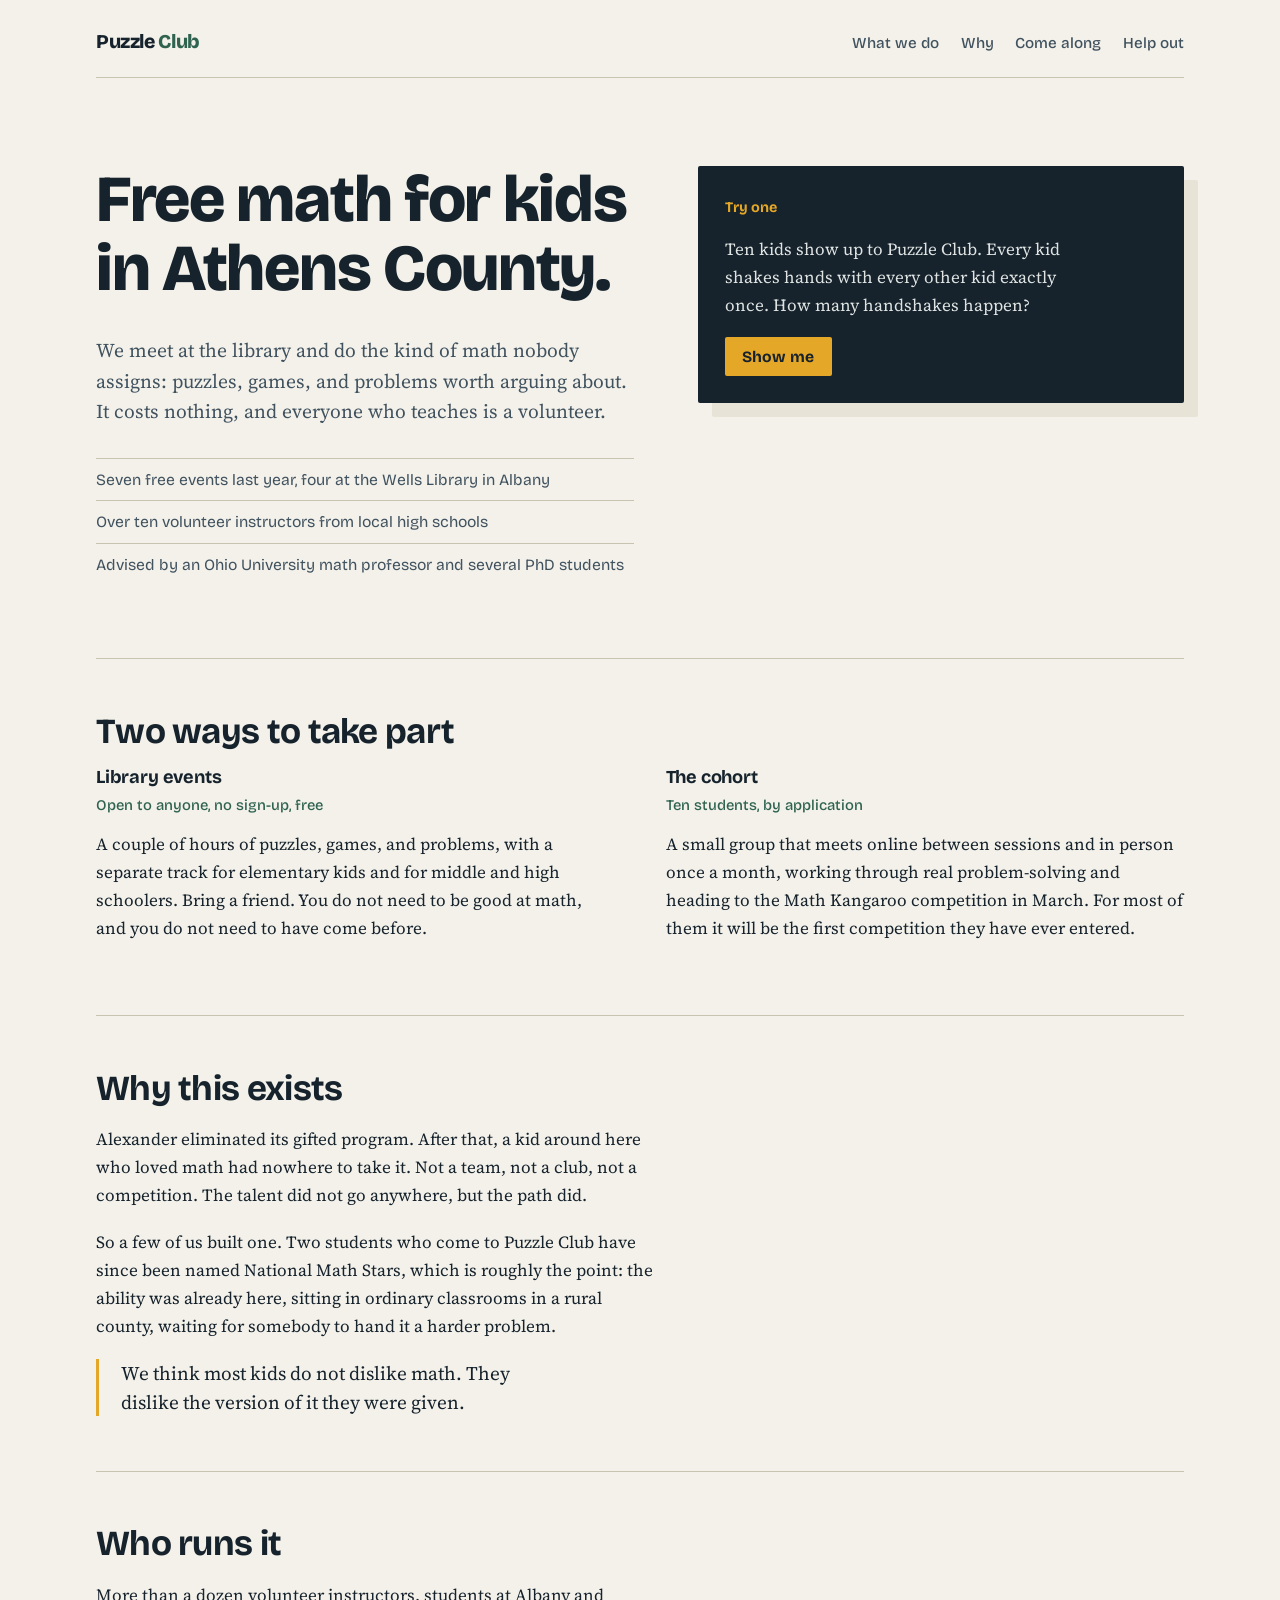
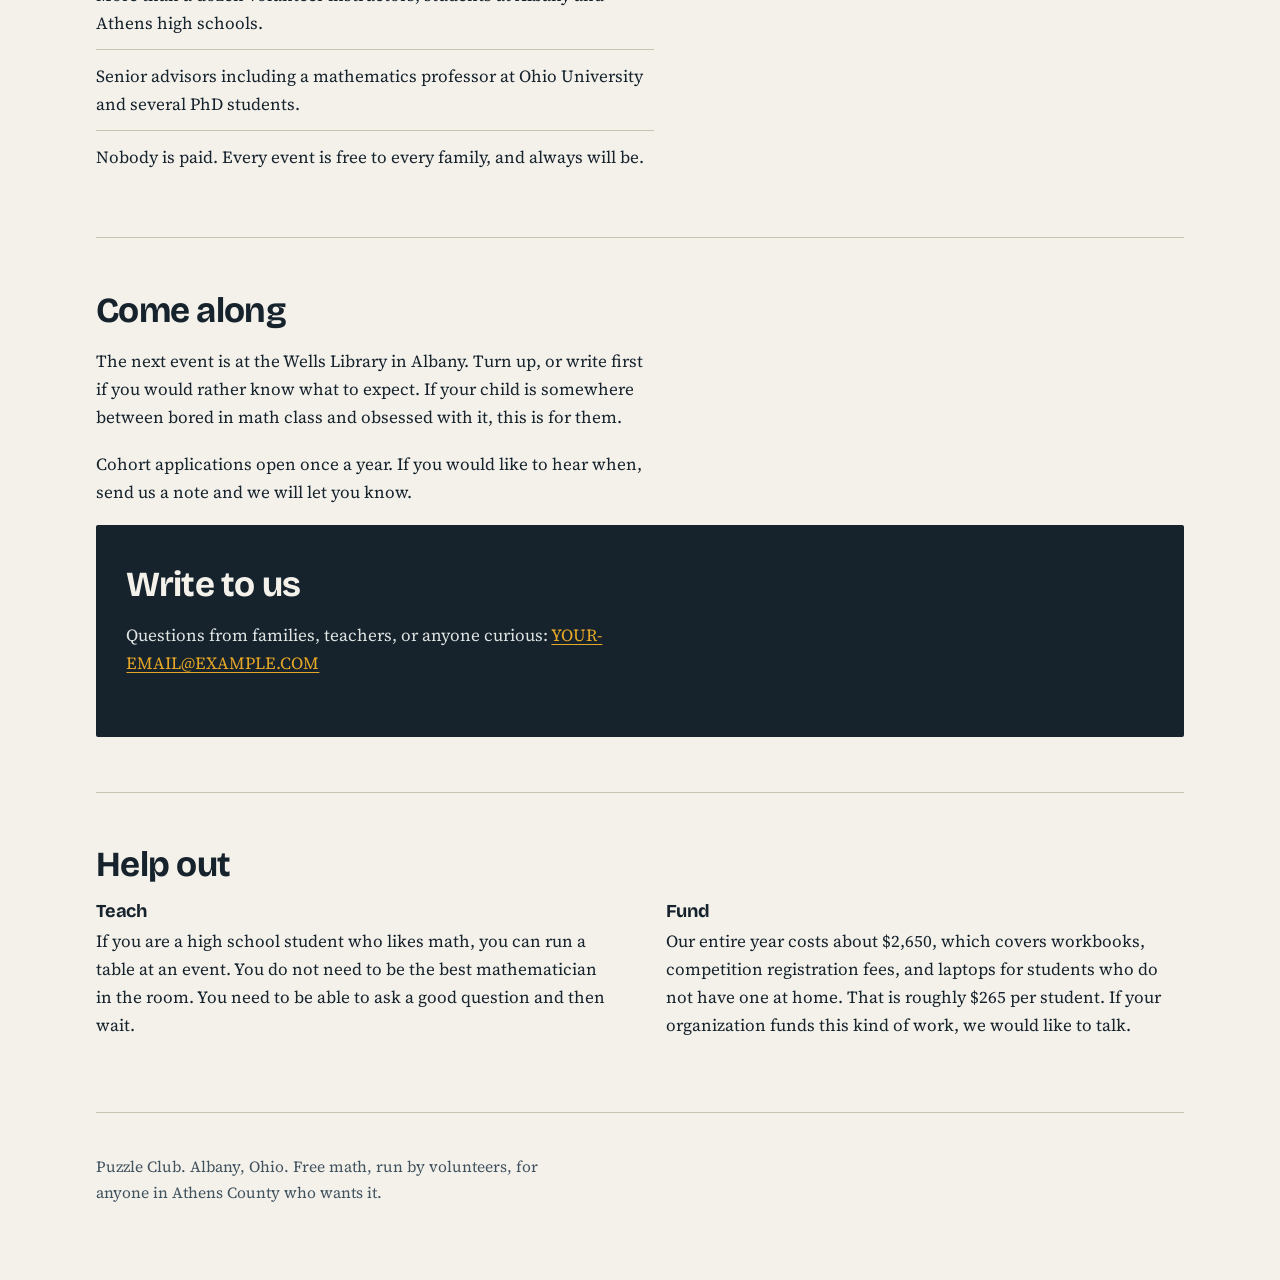
<file: pc.html>
<!DOCTYPE html>
<html lang="en">
<head>
<meta charset="utf-8">
<meta name="viewport" content="width=device-width, initial-scale=1">
<title>Puzzle Club — free math for kids in Athens County, Ohio</title>
<meta name="description" content="A free math club for kids in Athens County, Ohio. Open events at the library, plus a small cohort working toward competition. Run by student volunteers.">
<link rel="preconnect" href="https://fonts.googleapis.com">
<link rel="preconnect" href="https://fonts.gstatic.com" crossorigin>
<link href="https://fonts.googleapis.com/css2?family=Bricolage+Grotesque:opsz,wght@12..96,500;12..96,700;12..96,800&family=Source+Serif+4:opsz,wght@8..60,400;8..60,600&display=swap" rel="stylesheet">
<style>
  :root{
    --ink:#16222C;
    --ink-soft:#41525F;
    --paper:#F3F1EA;
    --paper-deep:#E7E3D7;
    --river:#2F6350;
    --marigold:#E5A727;
    --rule:#C9C3B2;
    --measure:62ch;
  }
  *{box-sizing:border-box;}
  html{-webkit-text-size-adjust:100%;}
  body{
    margin:0;
    background:var(--paper);
    color:var(--ink);
    font-family:"Source Serif 4",Georgia,serif;
    font-size:1.0625rem;
    line-height:1.65;
  }
  h1,h2,h3,.ui{font-family:"Bricolage Grotesque","Helvetica Neue",sans-serif;}
  h1,h2,h3{line-height:1.05;margin:0 0 .5em;letter-spacing:-0.02em;}
  h1{font-size:clamp(2.4rem,6.5vw,4.1rem);font-weight:800;}
  h2{font-size:clamp(1.55rem,3.4vw,2.2rem);font-weight:700;}
  h3{font-size:1.14rem;font-weight:700;letter-spacing:-0.01em;}
  p{margin:0 0 1.1em;max-width:var(--measure);}
  a{color:var(--river);text-decoration-thickness:1px;text-underline-offset:3px;}
  a:focus-visible,button:focus-visible{outline:3px solid var(--marigold);outline-offset:3px;}

  .wrap{width:min(100% - 2.5rem,68rem);margin-inline:auto;}

  /* header */
  .top{
    display:flex;align-items:baseline;justify-content:space-between;
    gap:1.5rem;flex-wrap:wrap;
    padding:1.6rem 0 1.2rem;
    border-bottom:1px solid var(--rule);
  }
  .mark{font-family:"Bricolage Grotesque",sans-serif;font-weight:800;font-size:1.22rem;letter-spacing:-0.02em;}
  .mark span{color:var(--river);}
  .top nav{display:flex;gap:1.35rem;font-family:"Bricolage Grotesque",sans-serif;font-size:.95rem;font-weight:500;}
  .top nav a{color:var(--ink-soft);text-decoration:none;}
  .top nav a:hover{color:var(--ink);text-decoration:underline;}

  /* hero */
  .hero{padding:4.2rem 0 3.4rem;display:grid;gap:3rem;grid-template-columns:1fr;}
  @media(min-width:56rem){
    .hero{grid-template-columns:1.05fr .95fr;align-items:start;gap:4rem;padding:5.5rem 0 4.5rem;}
  }
  .hero p.lede{font-size:1.22rem;line-height:1.55;color:var(--ink-soft);}
  .hero .facts{
    margin:1.9rem 0 0;padding:0;list-style:none;
    font-family:"Bricolage Grotesque",sans-serif;font-size:.98rem;color:var(--ink-soft);
  }
  .hero .facts li{padding:.5rem 0;border-top:1px solid var(--rule);}

  /* puzzle card */
  .puzzle{
    background:var(--ink);color:var(--paper);
    padding:1.9rem 1.7rem 1.7rem;
    border-radius:2px;
    box-shadow:14px 14px 0 var(--paper-deep);
  }
  .puzzle .kicker{
    font-family:"Bricolage Grotesque",sans-serif;font-weight:700;font-size:.9rem;
    color:var(--marigold);margin:0 0 .9rem;
  }
  .puzzle p{color:#DFE4E3;max-width:38ch;}
  .puzzle button{
    font-family:"Bricolage Grotesque",sans-serif;font-weight:700;font-size:.98rem;
    background:var(--marigold);color:var(--ink);
    border:0;border-radius:2px;padding:.6rem 1.1rem;cursor:pointer;
  }
  .puzzle button:hover{background:#F2B833;}
  .answer{margin-top:1.2rem;border-top:1px solid #34424C;padding-top:1.1rem;}
  .answer[hidden]{display:none;}
  .answer p{margin-bottom:0;font-size:1rem;}
  .answer strong{color:var(--marigold);font-weight:600;}

  /* sections */
  section{padding:3.4rem 0;border-top:1px solid var(--rule);}
  .two{display:grid;gap:2.4rem;grid-template-columns:1fr;}
  @media(min-width:52rem){.two{grid-template-columns:1fr 1fr;gap:3.2rem;}}
  .tier h3{margin-bottom:.35rem;}
  .tier .when{
    font-family:"Bricolage Grotesque",sans-serif;font-size:.92rem;font-weight:500;
    color:var(--river);margin:0 0 .8rem;
  }

  .pull{
    border-left:3px solid var(--marigold);
    padding-left:1.4rem;margin:0;
    font-size:1.2rem;line-height:1.5;max-width:46ch;
  }

  .people{margin:0;padding:0;list-style:none;}
  .people li{padding:.75rem 0;border-top:1px solid var(--rule);max-width:var(--measure);}
  .people li:first-child{border-top:0;padding-top:0;}

  .cta{
    background:var(--ink);color:var(--paper);
    padding:2.6rem 1.9rem;border-radius:2px;margin-top:.5rem;
  }
  .cta h2{color:var(--paper);}
  .cta p{color:#DFE4E3;}
  .cta a{color:var(--marigold);}

  footer{padding:2.6rem 0 3.6rem;border-top:1px solid var(--rule);color:var(--ink-soft);font-size:.97rem;}
  footer p{max-width:56ch;}

  @media(prefers-reduced-motion:reduce){*{transition:none!important;animation:none!important;}}
</style>
</head>
<body>

<div class="wrap">

  <header class="top">
    <div class="mark">Puzzle <span>Club</span></div>
    <nav>
      <a href="#what">What we do</a>
      <a href="#why">Why</a>
      <a href="#join">Come along</a>
      <a href="#help">Help out</a>
    </nav>
  </header>

  <div class="hero">
    <div>
      <h1>Free math for kids in Athens County.</h1>
      <p class="lede">We meet at the library and do the kind of math nobody assigns: puzzles, games, and problems worth arguing about. It costs nothing, and everyone who teaches is a volunteer.</p>
      <ul class="facts">
        <li>Seven free events last year, four at the Wells Library in Albany</li>
        <li>Over ten volunteer instructors from local high schools</li>
        <li>Advised by an Ohio University math professor and several PhD students</li>
      </ul>
    </div>

    <div class="puzzle">
      <p class="kicker">Try one</p>
      <p>Ten kids show up to Puzzle Club. Every kid shakes hands with every other kid exactly once. How many handshakes happen?</p>
      <button id="reveal" aria-expanded="false" aria-controls="answer">Show me</button>
      <div class="answer" id="answer" hidden>
        <p><strong>45.</strong> Each kid shakes nine hands, which gives ninety. But that counts every handshake twice, once from each side, so halve it. This is the same reasoning that later gets called a combination, and a nine-year-old can get there without the word.</p>
      </div>
    </div>
  </div>

  <section id="what">
    <h2>Two ways to take part</h2>
    <div class="two">
      <div class="tier">
        <h3>Library events</h3>
        <p class="when">Open to anyone, no sign-up, free</p>
        <p>A couple of hours of puzzles, games, and problems, with a separate track for elementary kids and for middle and high schoolers. Bring a friend. You do not need to be good at math, and you do not need to have come before.</p>
      </div>
      <div class="tier">
        <h3>The cohort</h3>
        <p class="when">Ten students, by application</p>
        <p>A small group that meets online between sessions and in person once a month, working through real problem-solving and heading to the Math Kangaroo competition in March. For most of them it will be the first competition they have ever entered.</p>
      </div>
    </div>
  </section>

  <section id="why">
    <h2>Why this exists</h2>
    <p>Alexander eliminated its gifted program. After that, a kid around here who loved math had nowhere to take it. Not a team, not a club, not a competition. The talent did not go anywhere, but the path did.</p>
    <p>So a few of us built one. Two students who come to Puzzle Club have since been named National Math Stars, which is roughly the point: the ability was already here, sitting in ordinary classrooms in a rural county, waiting for somebody to hand it a harder problem.</p>
    <p class="pull">We think most kids do not dislike math. They dislike the version of it they were given.</p>
  </section>

  <section id="who">
    <h2>Who runs it</h2>
    <ul class="people">
      <li>More than a dozen volunteer instructors, students at Albany and Athens high schools.</li>
      <li>Senior advisors including a mathematics professor at Ohio University and several PhD students.</li>
      <li>Nobody is paid. Every event is free to every family, and always will be.</li>
    </ul>
  </section>

  <section id="join">
    <h2>Come along</h2>
    <p>The next event is at the Wells Library in Albany. Turn up, or write first if you would rather know what to expect. If your child is somewhere between bored in math class and obsessed with it, this is for them.</p>
    <p>Cohort applications open once a year. If you would like to hear when, send us a note and we will let you know.</p>
    <div class="cta">
      <h2>Write to us</h2>
      <p>Questions from families, teachers, or anyone curious: <a href="mailto:YOUR-EMAIL@EXAMPLE.COM">YOUR-EMAIL@EXAMPLE.COM</a></p>
    </div>
  </section>

  <section id="help">
    <h2>Help out</h2>
    <div class="two">
      <div class="tier">
        <h3>Teach</h3>
        <p>If you are a high school student who likes math, you can run a table at an event. You do not need to be the best mathematician in the room. You need to be able to ask a good question and then wait.</p>
      </div>
      <div class="tier">
        <h3>Fund</h3>
        <p>Our entire year costs about $2,650, which covers workbooks, competition registration fees, and laptops for students who do not have one at home. That is roughly $265 per student. If your organization funds this kind of work, we would like to talk.</p>
      </div>
    </div>
  </section>

  <footer>
    <p>Puzzle Club. Albany, Ohio. Free math, run by volunteers, for anyone in Athens County who wants it.</p>
  </footer>

</div>

<script>
  var btn = document.getElementById('reveal');
  var ans = document.getElementById('answer');
  btn.addEventListener('click', function () {
    var open = ans.hasAttribute('hidden');
    if (open) { ans.removeAttribute('hidden'); } else { ans.setAttribute('hidden',''); }
    btn.setAttribute('aria-expanded', String(open));
    btn.textContent = open ? 'Hide' : 'Show me';
  });
</script>

</body>
</html>
</file>
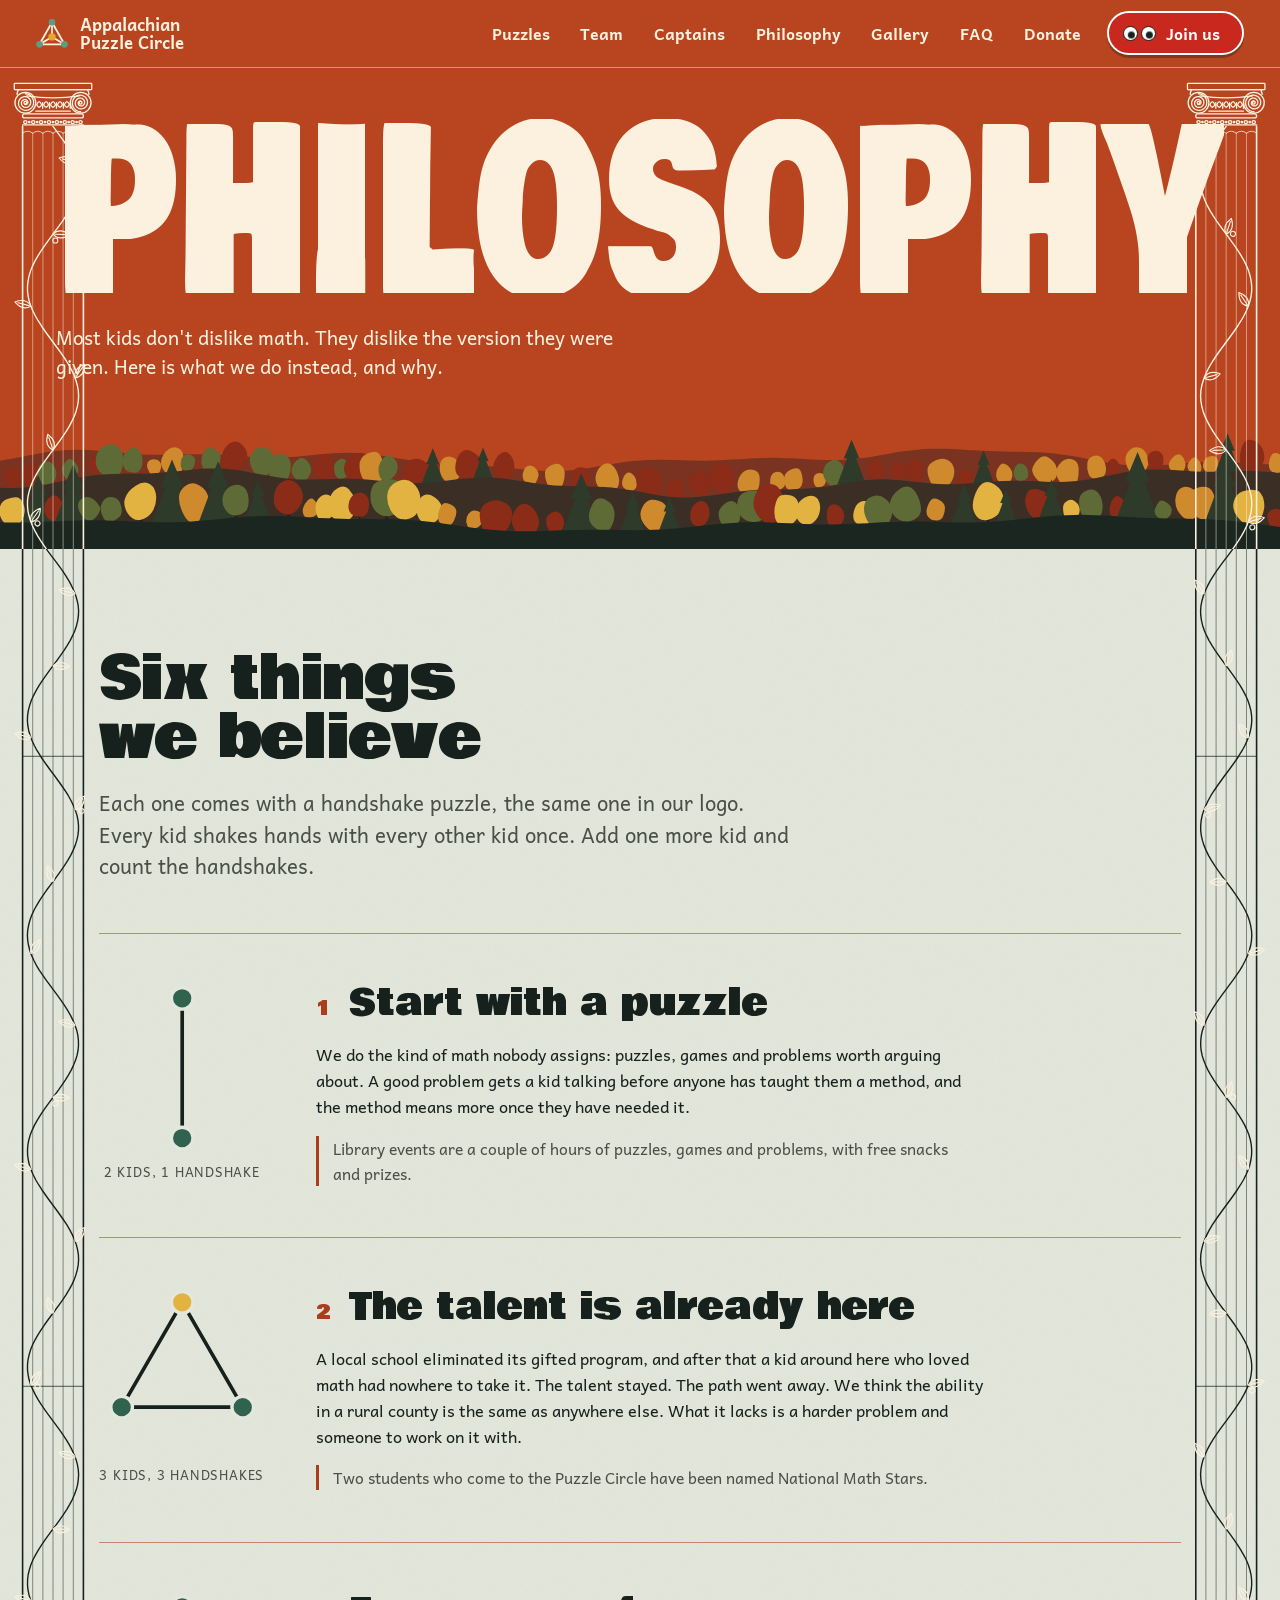
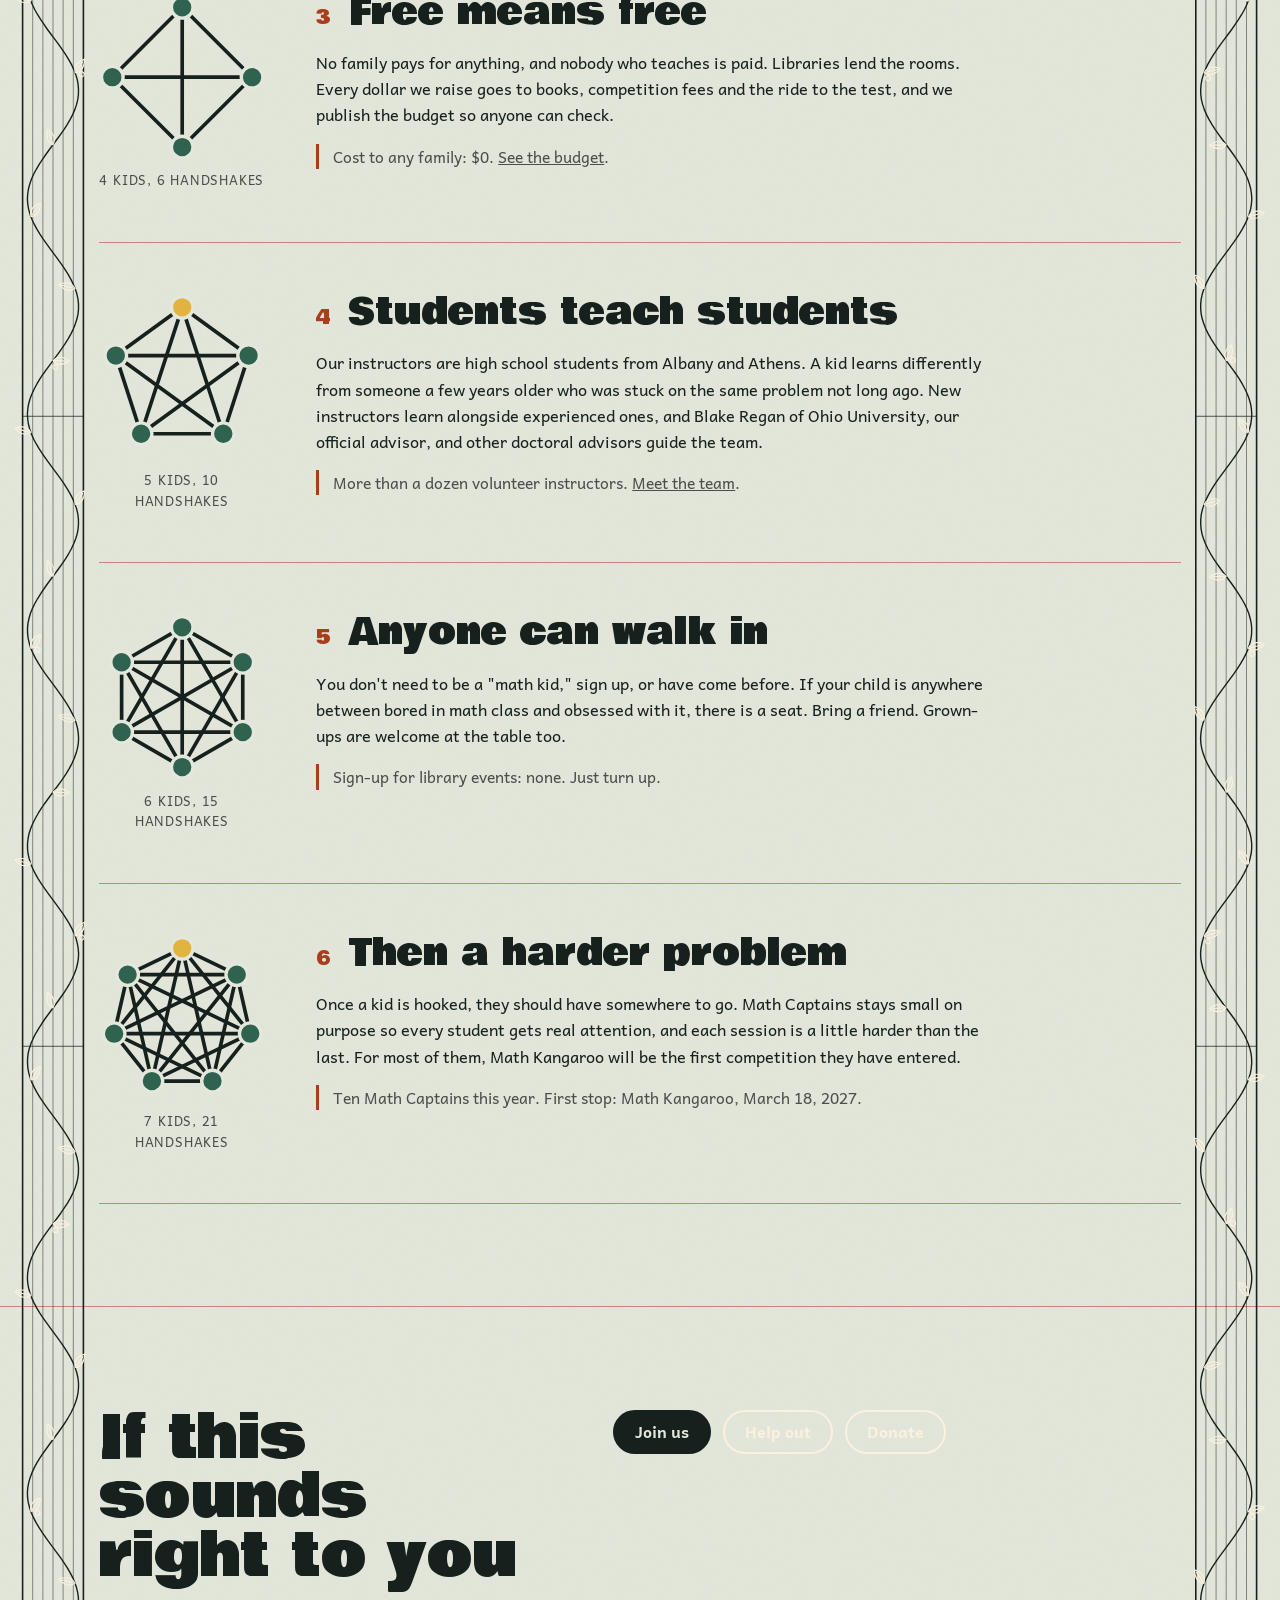
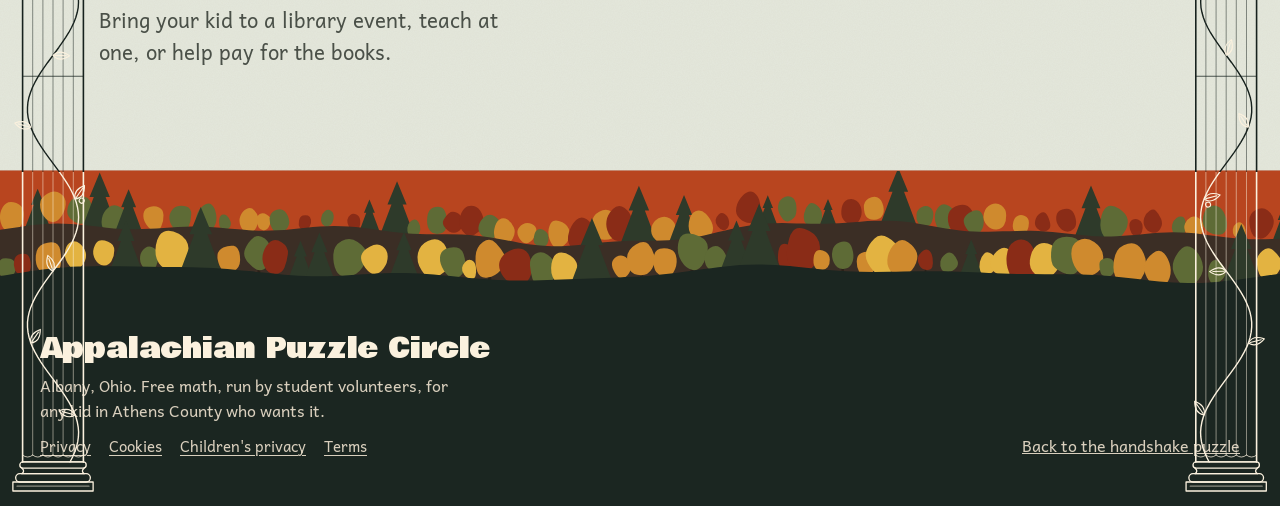
<file: philosophy.html>
<!doctype html>
<html lang="en">
<head>
<meta charset="utf-8">
<meta http-equiv="Content-Security-Policy" content="default-src 'self'; script-src 'self' 'sha256-quUXwiDOFn8uEe6Skqku4nM3qAwuKWTOd9Cr3ZfVa0g=' 'sha256-vfCi9WYnmBeBSbIKZx6heaymJZmVf8kePYkEbkrFMvU=' 'sha256-xFv2oEyme5iN/gQv3yk++RVvQQwKaFUjJFEVZpELtYc='; style-src 'self' 'unsafe-inline'; img-src 'self' data:; font-src 'self'; connect-src 'self' https://formspree.io; form-action 'self' https://formspree.io; base-uri 'self'; object-src 'none'; upgrade-insecure-requests">
<meta name="referrer" content="strict-origin-when-cross-origin">
<meta name="viewport" content="width=device-width, initial-scale=1, viewport-fit=cover">
<title>Philosophy | Appalachian Puzzle Circle</title>
<meta name="description" content="What the Appalachian Puzzle Circle believes about math, kids and who gets to do it: puzzles first, free for every family, taught by students.">
<link rel="canonical" href="https://appalachianpuzzlecircles.com/philosophy.html">
<meta property="og:type" content="website">
<meta property="og:site_name" content="Appalachian Puzzle Circle">
<meta property="og:title" content="Philosophy | Appalachian Puzzle Circle">
<meta property="og:description" content="Puzzles first, free for every family, taught by students.">
<meta property="og:url" content="https://appalachianpuzzlecircles.com/philosophy.html">
<link rel="icon" href="favicon-192.png" sizes="192x192" type="image/png">
<link rel="icon" href="favicon.ico" sizes="32x32">
<link rel="icon" href="favicon.svg" type="image/svg+xml">
<link rel="apple-touch-icon" href="apple-touch-icon.png">
<meta name="theme-color" content="#B8451F">
<link rel="stylesheet" href="site.css?v=275f332a">
</head>
<body class="philo">
<div class="colonnade" aria-hidden="true"><svg class="col-svg l"></svg><svg class="col-svg r"></svg></div><!-- /colonnade -->
<a class="skip" href="#main">Skip to what we believe</a>

<header class="phead">
  <nav class="nav" aria-label="Main">
      <a class="brand" href="index.html">
        <svg class="mark" viewBox="0 0 200 180" aria-hidden="true"><g stroke="#FBF1DE" stroke-width="11" stroke-linecap="round"><line x1="100" y1="20" x2="22" y2="158"/><line x1="100" y1="20" x2="178" y2="158"/><line x1="22" y1="158" x2="178" y2="158"/><line x1="100" y1="20" x2="100" y2="112"/><line x1="22" y1="158" x2="100" y2="112"/><line x1="178" y1="158" x2="100" y2="112"/></g><g fill="#5E9C82"><circle cx="100" cy="20" r="21"/><circle cx="22" cy="158" r="21"/><circle cx="178" cy="158" r="21"/></g><circle cx="100" cy="112" r="23" fill="#E5A727"/></svg>
        <span>Appalachian<br>Puzzle Circle</span>
      </a>
      <ul>
        <li><a href="puzzles.html">Puzzles</a></li><li><a href="team.html">Team</a></li>
        <li><a href="captains.html">Captains</a></li>
        <li><a href="philosophy.html" aria-current="page">Philosophy</a></li><li><a href="gallery.html">Gallery</a></li><li><a href="index.html#faq">FAQ</a></li>
        <li><a href="donate.html">Donate</a></li>
      </ul>
      <a class="btn joinbtn" href="index.html#join"><span class="jb-eyes" aria-hidden="true"><span class="eye"><i></i></span><span class="eye"><i></i></span></span><span class="jb-text">Join us</span></a>
    </nav>
    <ul class="mnav" aria-label="Sections">
      <li><a href="puzzles.html">Puzzles</a></li><li><a href="team.html">Team</a></li><li><a href="captains.html">Captains</a></li><li><a href="philosophy.html" aria-current="page">Philosophy</a></li><li><a href="gallery.html">Gallery</a></li><li><a href="index.html#faq">FAQ</a></li><li><a href="donate.html">Donate</a></li>
    </ul>
  <div class="top">
    <h1 class="vh">Our philosophy</h1>
    <div class="tl" aria-hidden="true"><svg><text>PHILOSOPHY</text></svg></div>
    <p class="intro">Most kids don't dislike math. They dislike the version they were given. Here is what we do instead, and why.</p>
  </div>
  <svg class="strip" data-seed="59" data-sky="1" aria-hidden="true"></svg>
</header>

<main id="main" class="page">
  <section class="sec" id="beliefs" aria-labelledby="beliefs-h">
    <span class="tag l" aria-hidden="true">What we believe</span>
    <span class="tag r" aria-hidden="true">Six ideas</span>
    <div class="in">
      <div class="g-prose ph-lead">
        <h2 class="h2" id="beliefs-h">Six things we believe</h2>
        <p class="lede">Each one comes with a handshake puzzle, the same one in our logo. Every kid shakes hands with every other kid once. Add one more kid and count the handshakes.</p>
      </div>
      <ol class="ph-list">
      <li class="ph-item">
        <figure class="ph-fig"><svg class="ph-graph" viewBox="0 0 100 100" aria-hidden="true"><g class="ph-lines"><line x1="50.0" y1="8.0" x2="50.0" y2="92.0" pathLength="1" style="--d:0.00s"/></g><g class="ph-dots"><circle cx="50.0" cy="8.0" r="6.5"/><circle cx="50.0" cy="92.0" r="6.5"/></g></svg><figcaption>2 kids, 1 handshake</figcaption></figure>
        <div class="ph-text">
          <h3><span class="ph-num">1</span>Start with a puzzle</h3>
          <p>We do the kind of math nobody assigns: puzzles, games and problems worth arguing about. A good problem gets a kid talking before anyone has taught them a method, and the method means more once they have needed it.</p>
          <p class="ph-fact">Library events are a couple of hours of puzzles, games and problems, with free snacks and prizes.</p>
        </div>
      </li>
      <li class="ph-item">
        <figure class="ph-fig"><svg class="ph-graph" viewBox="0 0 100 100" aria-hidden="true"><g class="ph-lines"><line x1="50.0" y1="8.0" x2="86.4" y2="71.0" pathLength="1" style="--d:0.00s"/><line x1="50.0" y1="8.0" x2="13.6" y2="71.0" pathLength="1" style="--d:0.05s"/><line x1="86.4" y1="71.0" x2="13.6" y2="71.0" pathLength="1" style="--d:0.10s"/></g><g class="ph-dots"><circle cx="50.0" cy="8.0" r="6.5"/><circle cx="86.4" cy="71.0" r="6.5"/><circle cx="13.6" cy="71.0" r="6.5"/></g></svg><figcaption>3 kids, 3 handshakes</figcaption></figure>
        <div class="ph-text">
          <h3><span class="ph-num">2</span>The talent is already here</h3>
          <p>A local school eliminated its gifted program, and after that a kid around here who loved math had nowhere to take it. The talent stayed. The path went away. We think the ability in a rural county is the same as anywhere else. What it lacks is a harder problem and someone to work on it with.</p>
          <p class="ph-fact">Two students who come to the Puzzle Circle have been named National Math Stars.</p>
        </div>
      </li>
      <li class="ph-item">
        <figure class="ph-fig"><svg class="ph-graph" viewBox="0 0 100 100" aria-hidden="true"><g class="ph-lines"><line x1="50.0" y1="8.0" x2="92.0" y2="50.0" pathLength="1" style="--d:0.00s"/><line x1="50.0" y1="8.0" x2="50.0" y2="92.0" pathLength="1" style="--d:0.05s"/><line x1="50.0" y1="8.0" x2="8.0" y2="50.0" pathLength="1" style="--d:0.10s"/><line x1="92.0" y1="50.0" x2="50.0" y2="92.0" pathLength="1" style="--d:0.15s"/><line x1="92.0" y1="50.0" x2="8.0" y2="50.0" pathLength="1" style="--d:0.20s"/><line x1="50.0" y1="92.0" x2="8.0" y2="50.0" pathLength="1" style="--d:0.25s"/></g><g class="ph-dots"><circle cx="50.0" cy="8.0" r="6.5"/><circle cx="92.0" cy="50.0" r="6.5"/><circle cx="50.0" cy="92.0" r="6.5"/><circle cx="8.0" cy="50.0" r="6.5"/></g></svg><figcaption>4 kids, 6 handshakes</figcaption></figure>
        <div class="ph-text">
          <h3><span class="ph-num">3</span>Free means free</h3>
          <p>No family pays for anything, and nobody who teaches is paid. Libraries lend the rooms. Every dollar we raise goes to books, competition fees and the ride to the test, and we publish the budget so anyone can check.</p>
          <p class="ph-fact">Cost to any family: $0. <a href="captains.html#budget">See the budget</a>.</p>
        </div>
      </li>
      <li class="ph-item">
        <figure class="ph-fig"><svg class="ph-graph" viewBox="0 0 100 100" aria-hidden="true"><g class="ph-lines"><line x1="50.0" y1="8.0" x2="89.9" y2="37.0" pathLength="1" style="--d:0.00s"/><line x1="50.0" y1="8.0" x2="74.7" y2="84.0" pathLength="1" style="--d:0.05s"/><line x1="50.0" y1="8.0" x2="25.3" y2="84.0" pathLength="1" style="--d:0.10s"/><line x1="50.0" y1="8.0" x2="10.1" y2="37.0" pathLength="1" style="--d:0.15s"/><line x1="89.9" y1="37.0" x2="74.7" y2="84.0" pathLength="1" style="--d:0.20s"/><line x1="89.9" y1="37.0" x2="25.3" y2="84.0" pathLength="1" style="--d:0.25s"/><line x1="89.9" y1="37.0" x2="10.1" y2="37.0" pathLength="1" style="--d:0.30s"/><line x1="74.7" y1="84.0" x2="25.3" y2="84.0" pathLength="1" style="--d:0.35s"/><line x1="74.7" y1="84.0" x2="10.1" y2="37.0" pathLength="1" style="--d:0.40s"/><line x1="25.3" y1="84.0" x2="10.1" y2="37.0" pathLength="1" style="--d:0.45s"/></g><g class="ph-dots"><circle cx="50.0" cy="8.0" r="6.5"/><circle cx="89.9" cy="37.0" r="6.5"/><circle cx="74.7" cy="84.0" r="6.5"/><circle cx="25.3" cy="84.0" r="6.5"/><circle cx="10.1" cy="37.0" r="6.5"/></g></svg><figcaption>5 kids, 10 handshakes</figcaption></figure>
        <div class="ph-text">
          <h3><span class="ph-num">4</span>Students teach students</h3>
          <p>Our instructors are high school students from Albany and Athens. A kid learns differently from someone a few years older who was stuck on the same problem not long ago. New instructors learn alongside experienced ones, and Blake Regan of Ohio University, our official advisor, and other doctoral advisors guide the team.</p>
          <p class="ph-fact">More than a dozen volunteer instructors. <a href="team.html">Meet the team</a>.</p>
        </div>
      </li>
      <li class="ph-item">
        <figure class="ph-fig"><svg class="ph-graph" viewBox="0 0 100 100" aria-hidden="true"><g class="ph-lines"><line x1="50.0" y1="8.0" x2="86.4" y2="29.0" pathLength="1" style="--d:0.00s"/><line x1="50.0" y1="8.0" x2="86.4" y2="71.0" pathLength="1" style="--d:0.05s"/><line x1="50.0" y1="8.0" x2="50.0" y2="92.0" pathLength="1" style="--d:0.10s"/><line x1="50.0" y1="8.0" x2="13.6" y2="71.0" pathLength="1" style="--d:0.15s"/><line x1="50.0" y1="8.0" x2="13.6" y2="29.0" pathLength="1" style="--d:0.20s"/><line x1="86.4" y1="29.0" x2="86.4" y2="71.0" pathLength="1" style="--d:0.25s"/><line x1="86.4" y1="29.0" x2="50.0" y2="92.0" pathLength="1" style="--d:0.30s"/><line x1="86.4" y1="29.0" x2="13.6" y2="71.0" pathLength="1" style="--d:0.35s"/><line x1="86.4" y1="29.0" x2="13.6" y2="29.0" pathLength="1" style="--d:0.40s"/><line x1="86.4" y1="71.0" x2="50.0" y2="92.0" pathLength="1" style="--d:0.45s"/><line x1="86.4" y1="71.0" x2="13.6" y2="71.0" pathLength="1" style="--d:0.50s"/><line x1="86.4" y1="71.0" x2="13.6" y2="29.0" pathLength="1" style="--d:0.55s"/><line x1="50.0" y1="92.0" x2="13.6" y2="71.0" pathLength="1" style="--d:0.60s"/><line x1="50.0" y1="92.0" x2="13.6" y2="29.0" pathLength="1" style="--d:0.65s"/><line x1="13.6" y1="71.0" x2="13.6" y2="29.0" pathLength="1" style="--d:0.70s"/></g><g class="ph-dots"><circle cx="50.0" cy="8.0" r="6.5"/><circle cx="86.4" cy="29.0" r="6.5"/><circle cx="86.4" cy="71.0" r="6.5"/><circle cx="50.0" cy="92.0" r="6.5"/><circle cx="13.6" cy="71.0" r="6.5"/><circle cx="13.6" cy="29.0" r="6.5"/></g></svg><figcaption>6 kids, 15 handshakes</figcaption></figure>
        <div class="ph-text">
          <h3><span class="ph-num">5</span>Anyone can walk in</h3>
          <p>You don't need to be a "math kid," sign up, or have come before. If your child is anywhere between bored in math class and obsessed with it, there is a seat. Bring a friend. Grown-ups are welcome at the table too.</p>
          <p class="ph-fact">Sign-up for library events: none. Just turn up.</p>
        </div>
      </li>
      <li class="ph-item">
        <figure class="ph-fig"><svg class="ph-graph" viewBox="0 0 100 100" aria-hidden="true"><g class="ph-lines"><line x1="50.0" y1="8.0" x2="82.8" y2="23.8" pathLength="1" style="--d:0.00s"/><line x1="50.0" y1="8.0" x2="90.9" y2="59.3" pathLength="1" style="--d:0.05s"/><line x1="50.0" y1="8.0" x2="68.2" y2="87.8" pathLength="1" style="--d:0.10s"/><line x1="50.0" y1="8.0" x2="31.8" y2="87.8" pathLength="1" style="--d:0.15s"/><line x1="50.0" y1="8.0" x2="9.1" y2="59.3" pathLength="1" style="--d:0.20s"/><line x1="50.0" y1="8.0" x2="17.2" y2="23.8" pathLength="1" style="--d:0.25s"/><line x1="82.8" y1="23.8" x2="90.9" y2="59.3" pathLength="1" style="--d:0.30s"/><line x1="82.8" y1="23.8" x2="68.2" y2="87.8" pathLength="1" style="--d:0.35s"/><line x1="82.8" y1="23.8" x2="31.8" y2="87.8" pathLength="1" style="--d:0.40s"/><line x1="82.8" y1="23.8" x2="9.1" y2="59.3" pathLength="1" style="--d:0.45s"/><line x1="82.8" y1="23.8" x2="17.2" y2="23.8" pathLength="1" style="--d:0.50s"/><line x1="90.9" y1="59.3" x2="68.2" y2="87.8" pathLength="1" style="--d:0.55s"/><line x1="90.9" y1="59.3" x2="31.8" y2="87.8" pathLength="1" style="--d:0.60s"/><line x1="90.9" y1="59.3" x2="9.1" y2="59.3" pathLength="1" style="--d:0.65s"/><line x1="90.9" y1="59.3" x2="17.2" y2="23.8" pathLength="1" style="--d:0.70s"/><line x1="68.2" y1="87.8" x2="31.8" y2="87.8" pathLength="1" style="--d:0.75s"/><line x1="68.2" y1="87.8" x2="9.1" y2="59.3" pathLength="1" style="--d:0.80s"/><line x1="68.2" y1="87.8" x2="17.2" y2="23.8" pathLength="1" style="--d:0.85s"/><line x1="31.8" y1="87.8" x2="9.1" y2="59.3" pathLength="1" style="--d:0.90s"/><line x1="31.8" y1="87.8" x2="17.2" y2="23.8" pathLength="1" style="--d:0.95s"/><line x1="9.1" y1="59.3" x2="17.2" y2="23.8" pathLength="1" style="--d:1.00s"/></g><g class="ph-dots"><circle cx="50.0" cy="8.0" r="6.5"/><circle cx="82.8" cy="23.8" r="6.5"/><circle cx="90.9" cy="59.3" r="6.5"/><circle cx="68.2" cy="87.8" r="6.5"/><circle cx="31.8" cy="87.8" r="6.5"/><circle cx="9.1" cy="59.3" r="6.5"/><circle cx="17.2" cy="23.8" r="6.5"/></g></svg><figcaption>7 kids, 21 handshakes</figcaption></figure>
        <div class="ph-text">
          <h3><span class="ph-num">6</span>Then a harder problem</h3>
          <p>Once a kid is hooked, they should have somewhere to go. Math Captains stays small on purpose so every student gets real attention, and each session is a little harder than the last. For most of them, Math Kangaroo will be the first competition they have entered.</p>
          <p class="ph-fact">Ten Math Captains this year. First stop: Math Kangaroo, March 18, 2027.</p>
        </div>
      </li>
      </ol>
    </div>
  </section>

  <section class="sec" id="next" aria-labelledby="next-h">
    <span class="tag l" aria-hidden="true">If this sounds right</span>
    <span class="tag r" aria-hidden="true">Come find us</span>
    <div class="in g-split">
      <div class="g-prose">
        <h2 class="h2" id="next-h">If this sounds right to you</h2>
        <p class="lede">Bring your kid to a library event, teach at one, or help pay for the books.</p>
      </div>
      <div class="ph-links">
        <a class="btn paper" href="index.html#join">Join us</a>
        <a class="btn ghost" href="index.html#help">Help out</a>
        <a class="btn ghost" href="donate.html">Donate</a>
      </div>
    </div>
  </section>
</main>

<footer>
  <svg class="foothills strip" data-seed="291" aria-hidden="true"></svg>
  <div class="in">
    <div>
      <p class="name">Appalachian Puzzle Circle</p>
      <p>Albany, Ohio. Free math, run by student volunteers, for any kid in Athens County who wants it.</p>
      <p class="legal"><a href="privacy.html">Privacy</a><a href="privacy.html#cookies">Cookies</a><a href="privacy.html#children">Children's privacy</a><a href="terms.html">Terms</a></p>
    </div>
    <p><a href="index.html">Back to the handshake puzzle</a></p>
  </div>
</footer>

<script src="site.js?v=c341c76e"></script>
<script>
(() => {
  const go = () => { window.PC.setVW(); window.PC.measureCap(); window.PC.fitTitles(); window.PC.drawStrips(); };
  let rt; addEventListener('resize', () => { clearTimeout(rt); rt = setTimeout(go, 120); });
  (document.fonts && document.fonts.load) ? Promise.race([document.fonts.load('100px "Bowlby One"').then(() => document.fonts.ready), new Promise(r => setTimeout(r, 1500))]).then(go) : go();
})();
</script>
<script>
(() => {
  const items = document.querySelectorAll('.ph-item');
  if (!('IntersectionObserver' in window) || matchMedia('(prefers-reduced-motion: reduce)').matches) { items.forEach(i => i.classList.add('in-view')); return; }
  document.documentElement.classList.add('ph-anim');
  const io = new IntersectionObserver(es => es.forEach(e => { if (e.isIntersecting) { e.target.classList.add('in-view'); io.unobserve(e.target); } }), { rootMargin: '0px 0px -15% 0px' });
  items.forEach(i => io.observe(i));
})();
</script>
<script id="pillar-js">
(() => {
  const wrap = document.querySelector('.colonnade'); if (!wrap) return;
  const svgs = [...wrap.querySelectorAll('.col-svg')];
  const calm = matchMedia('(prefers-reduced-motion: reduce)').matches;
  const NS = 'http://www.w3.org/2000/svg';
  let H = 0, top0 = 0, built = false, clips = [], leaves = [];
  const f = n => n.toFixed(1);

  // outline Ionic capital in a 120 x 64 box
  const capital = () => {
    let d = '';
    d += '<rect x="4" y="2" width="112" height="9" rx="1"/>';
    d += '<path d="M6 11 L114 11 M10 11 Q8 15 8 18 M110 11 Q112 15 112 18"/>';
    d += '<path d="M22 20 Q60 26 98 20"/>';
    const spiral = (cx, cy, r0, sg) => { let p = ''; for (let k = 0; k <= 120; k++) { const t = k / 120, a = sg * t * 2.6 * 2 * Math.PI - sg * Math.PI / 2, r = r0 * (1 - .84 * t); p += (k ? ' L' : 'M') + f(cx + sg * r * Math.cos(a)) + ' ' + f(cy + r * Math.sin(a)); } return p; };
    d += `<circle cx="20" cy="30" r="15"/><circle cx="100" cy="30" r="15"/>`;
    d += `<path class="vol" pathLength="1" d="${spiral(20, 30, 13, 1)}"/><path class="vol" pathLength="1" d="${spiral(100, 30, 13, -1)}"/>`;
    d += '<circle cx="20" cy="30" r="2"/><circle cx="100" cy="30" r="2"/>';
    for (let i = 0; i < 5; i++) { const x = 40 + i * 10; d += `<path d="M${x - 3.6} 33 Q${x} 24 ${x + 3.6} 33 Q${x} 40 ${x - 3.6} 33Z"/><path d="M${x + 5} 30 L${x + 5} 38"/>`; }
    d += '<path d="M35 42 L85 42"/>';
    d += '<rect x="16" y="46" width="88" height="6" rx="3"/>';
    for (let i = 0; i < 15; i++) { const x = 20 + i * 5.7; d += i % 2 ? `<circle cx="${f(x)}" cy="58" r="1.1"/>` : `<ellipse cx="${f(x)}" cy="58" rx="2.4" ry="2.2"/>`; }
    d += '<path d="M16 62 L104 62"/>';
    return d;
  };
  // outline Attic base in a 120 x 44 box (top edge at y=0)
  const base = () => '<path d="M16 0 L104 0"/><rect x="12" y="0" width="96" height="9" rx="4.5"/><path d="M15 9 Q20 13 15 17 M105 9 Q100 13 105 17 M15 17 L105 17"/><rect x="6" y="17" width="108" height="12" rx="6"/><rect x="2" y="29" width="116" height="13"/><path d="M8 35 L112 35" opacity=".5"/>';

  const build = () => {
    const nav = document.querySelector('.nav'), head = document.querySelector('header'), foot = document.querySelector('footer');
    const docH = document.documentElement.scrollHeight;
    top0 = nav.getBoundingClientRect().bottom + scrollY + 14;
    H = docH - top0 - 14;
    wrap.style.top = top0 + 'px'; wrap.style.height = H + 'px';
    const headB = head.getBoundingClientRect().bottom + scrollY - top0, footT = foot.getBoundingClientRect().top + scrollY - top0;
    clips = []; leaves = [];
    svgs.forEach((svg, si) => {
      const W = svg.clientWidth; if (!W) return;
      const k = W / 120, capH = 64 * k, baseH = 44 * k, sx0 = 16 * k, sx1 = 104 * k, sw = sx1 - sx0;
      const shaftTop = capH, shaftBot = H - baseH;
      svg.setAttribute('viewBox', `0 0 ${f(W)} ${f(H)}`); svg.setAttribute('height', H);
      const id = 'c' + si;
      const pct = v => (Math.max(0, Math.min(1, v / H)) * 100).toFixed(3) + '%';
      let g = `<defs><linearGradient id="${id}g" gradientUnits="userSpaceOnUse" x1="0" y1="0" x2="0" y2="${f(H)}">
        <stop offset="0" stop-color="var(--col-on-dark)"/><stop offset="${pct(headB)}" stop-color="var(--col-on-dark)"/>
        <stop offset="${pct(headB)}" stop-color="var(--col-line)"/><stop offset="${pct(footT)}" stop-color="var(--col-line)"/>
        <stop offset="${pct(footT)}" stop-color="var(--col-on-dark)"/><stop offset="1" stop-color="var(--col-on-dark)"/></linearGradient>
        <clipPath id="${id}k"><rect class="reveal" x="-40" y="0" width="${f(W + 80)}" height="${calm ? f(H) : f(capH + 40)}"/></clipPath></defs>`;
      g += `<g class="col-lines" stroke="url(#${id}g)" fill="none" stroke-linecap="round" stroke-linejoin="round">`;
      g += `<g class="cap" transform="scale(${k.toFixed(4)})" stroke-width="${(1.3 / k).toFixed(3)}">${capital()}</g>`;
      g += `<g clip-path="url(#${id}k)">`;
      // shaft edges and flutes
      g += `<path stroke-width="1.6" d="M${f(sx0)} ${f(shaftTop)} L${f(sx0)} ${f(shaftBot)} M${f(sx1)} ${f(shaftTop)} L${f(sx1)} ${f(shaftBot)}"/>`;
      const fl = 6; let fd = '';
      for (let i = 1; i < fl; i++) { const x = sx0 + sw * i / fl; fd += `M${f(x)} ${f(shaftTop + 10 * k)} L${f(x)} ${f(shaftBot - 10 * k)} `; }
      g += `<path stroke-width=".9" opacity=".55" d="${fd}"/>`;
      // flute end arcs and drum joints
      let jd = '';
      for (let i = 0; i < fl; i++) { const a = sx0 + sw * i / fl, b = sx0 + sw * (i + 1) / fl; jd += `M${f(a)} ${f(shaftTop + 10 * k)} Q${f((a + b) / 2)} ${f(shaftTop + 4 * k)} ${f(b)} ${f(shaftTop + 10 * k)} M${f(a)} ${f(shaftBot - 10 * k)} Q${f((a + b) / 2)} ${f(shaftBot - 4 * k)} ${f(b)} ${f(shaftBot - 10 * k)} `; }
      const drum = Math.max(380, innerHeight * .7);
      for (let y = shaftTop + drum; y < shaftBot - drum * .4; y += drum) jd += `M${f(sx0)} ${f(y)} L${f(sx1)} ${f(y)} `;
      g += `<path stroke-width="1" opacity=".75" d="${jd}"/>`;
      // vine
      const amp = sw * .42, cx = W / 2, per = Math.max(150, W * 2.6), ph = si ? Math.PI : 0;
      let vd = ''; const N = Math.ceil((shaftBot - shaftTop) / 5);
      for (let i = 0; i <= N; i++) { const y = shaftTop + (i / N) * (shaftBot - shaftTop); vd += (i ? ' L' : 'M') + f(cx + amp * Math.sin((y - shaftTop) / per * 2 * Math.PI + ph)) + ' ' + f(y); }
      g += `<path class="vine" stroke-width="1.4" d="${vd}"/>`;
      const L = Math.max(10, W * .2), step = per / 3;
      let lv = '';
      for (let y = shaftTop + step * .5, i = 0; y < shaftBot - 8; y += step, i++) {
        const t = (y - shaftTop) / per * 2 * Math.PI + ph, x = cx + amp * Math.sin(t), slope = amp * 2 * Math.PI / per * Math.cos(t);
        const side = i % 2 ? 1 : -1, ang = Math.atan2(1, slope) * 180 / Math.PI - 90 + side * 55;
        lv += `<g class="leaf" data-y="${f(y)}" transform="translate(${f(x)} ${f(y)}) rotate(${f(ang)})"><g class="li" style="animation-delay:${(-i * .6).toFixed(1)}s"><path stroke-width="1.1" d="M0 0 Q${f(L * .42)} ${f(-L * .4)} 0 ${f(-L)} Q${f(-L * .42)} ${f(-L * .4)} 0 0Z M0 -2 L0 ${f(-L * .8)}"/>${i % 4 === 1 ? `<circle stroke-width="1.1" cx="${f(side * L * .38)}" cy="${f(-L * .15)}" r="${f(L * .15)}"/>` : ''}</g></g>`;
      }
      g += lv;
      g += `<g transform="translate(0 ${f(shaftBot)}) scale(${k.toFixed(4)})" stroke-width="${(1.3 / k).toFixed(3)}">${base()}</g>`;
      g += '</g></g>';
      svg.innerHTML = g;
      clips.push(svg.querySelector('.reveal'));
      leaves.push(...svg.querySelectorAll('.leaf'));
    });
    built = true; paint();
  };
  let shown = 0;
  const paint = () => {
    if (!built) return;
    const atEnd = scrollY + innerHeight >= document.documentElement.scrollHeight - 40;
    const target = calm || atEnd ? H : Math.min(H, Math.max(shown, scrollY + innerHeight * .92 - top0));
    shown = target;
    clips.forEach(r => r && r.setAttribute('height', target.toFixed(1)));
    leaves.forEach(l => l.classList.toggle('on', +l.dataset.y < target - 6));
  };
  let raf = 0;
  addEventListener('scroll', () => { if (!raf) raf = requestAnimationFrame(() => { raf = 0; paint(); }); }, { passive: true });
  let rt; addEventListener('resize', () => { clearTimeout(rt); rt = setTimeout(() => { shown = 0; build(); }, 160); });
  const start = () => { build(); requestAnimationFrame(() => document.body.classList.add('cols-in')); };
  (document.fonts && document.fonts.ready ? Promise.race([document.fonts.ready, new Promise(r => setTimeout(r, 1200))]) : Promise.resolve()).then(() => setTimeout(start, 60));
})();
</script>
</body>
</html>
</file>
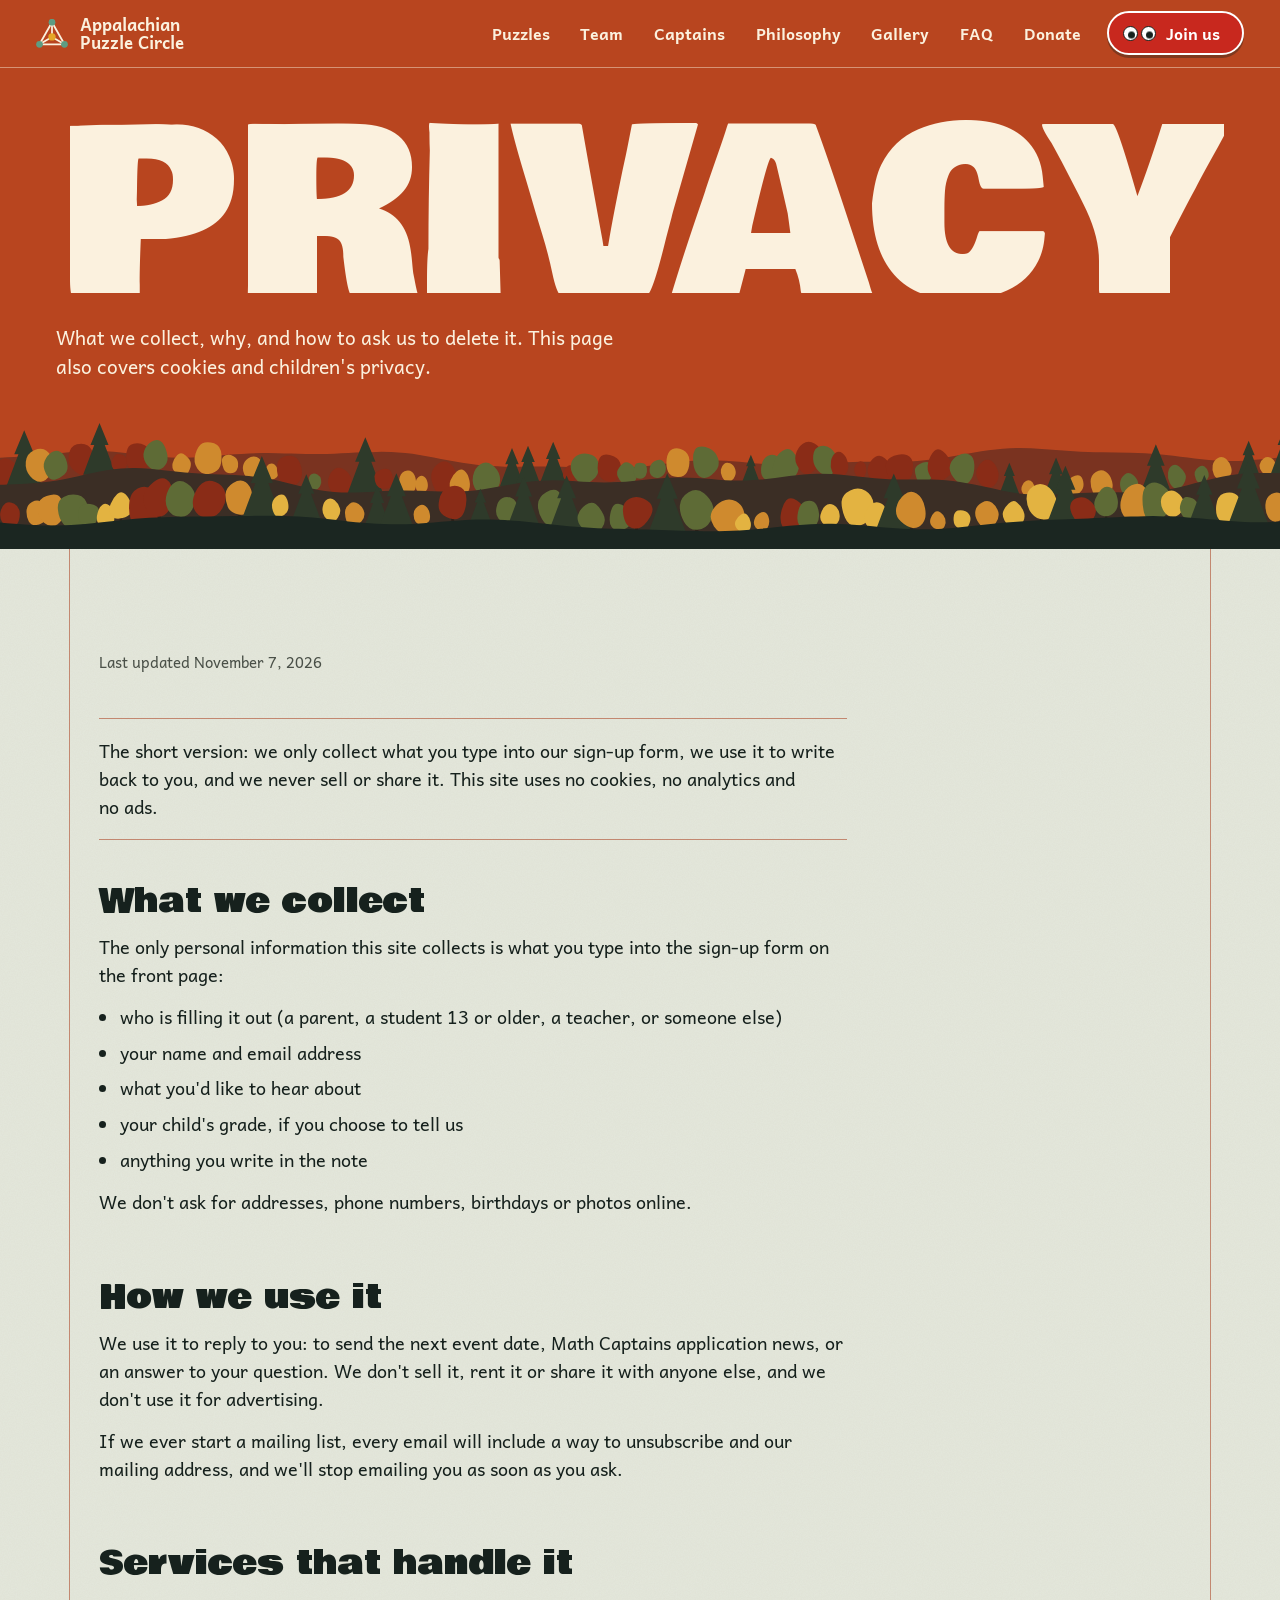
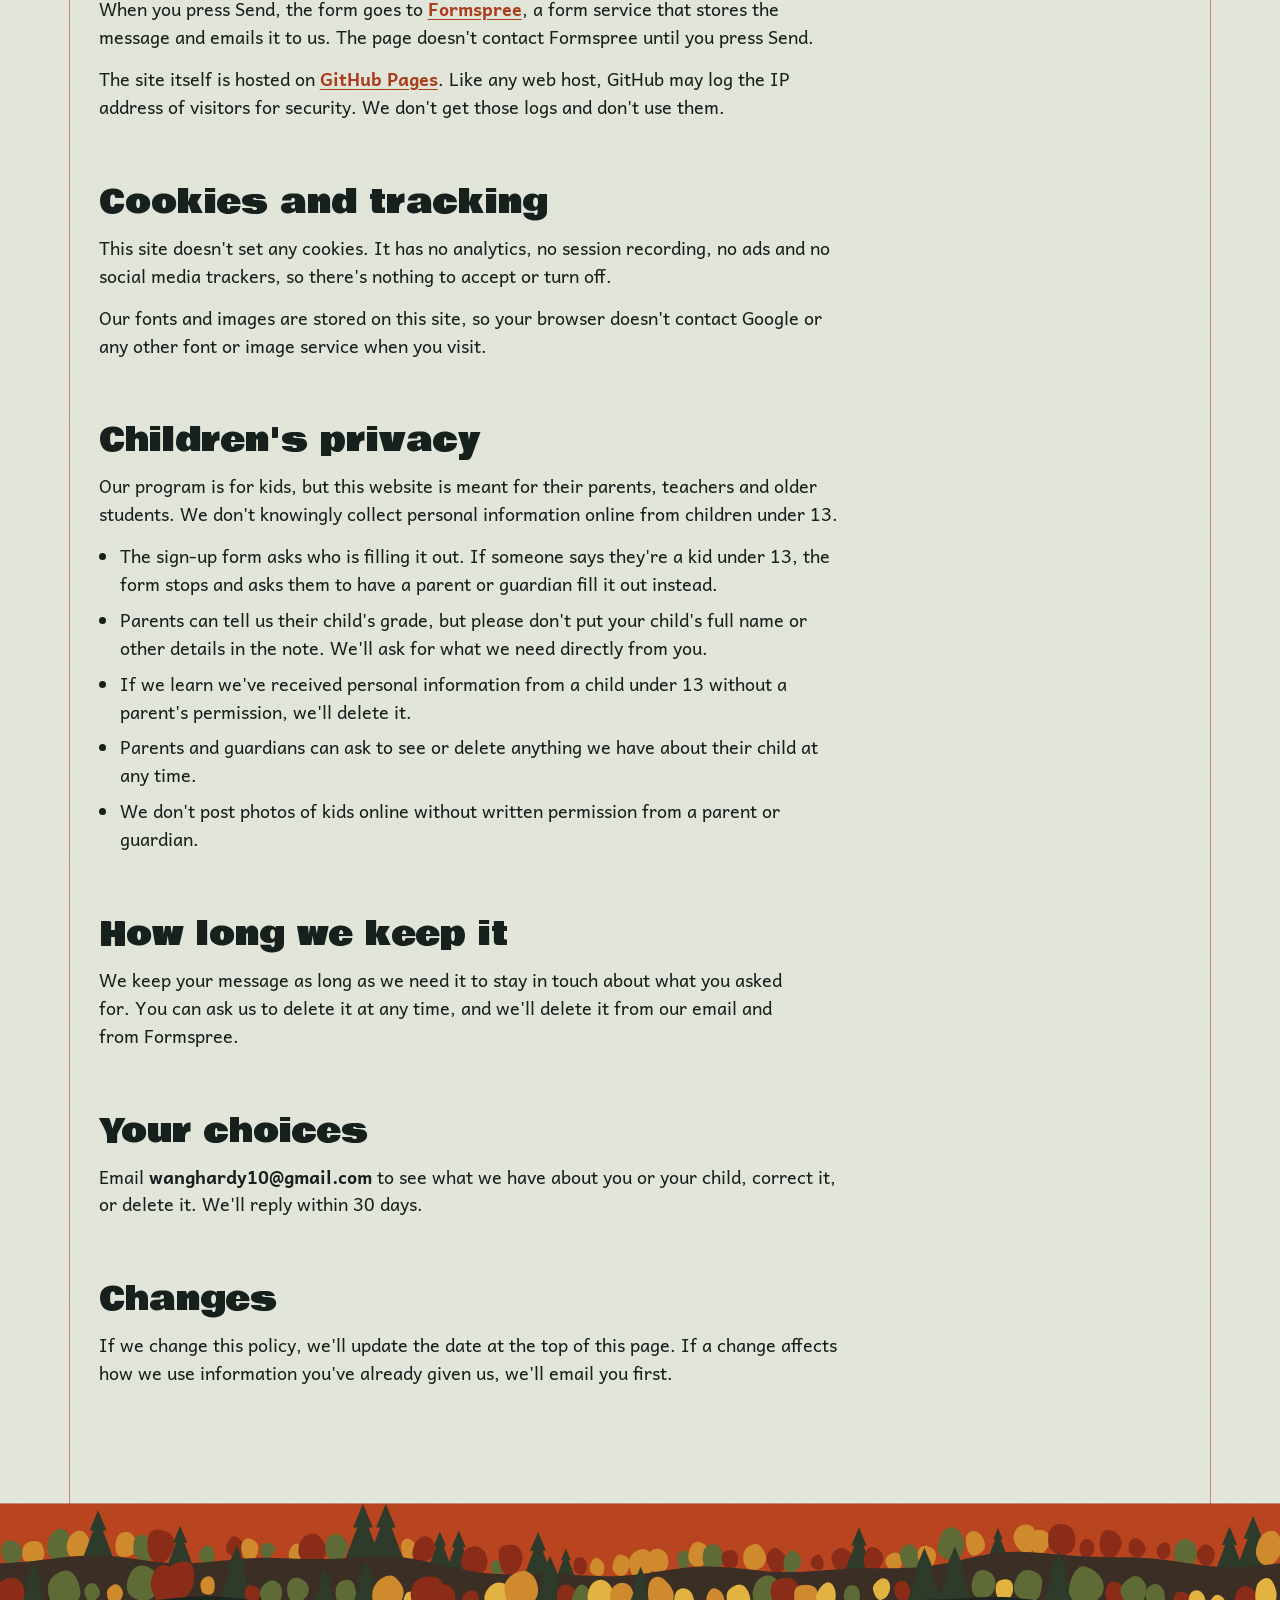
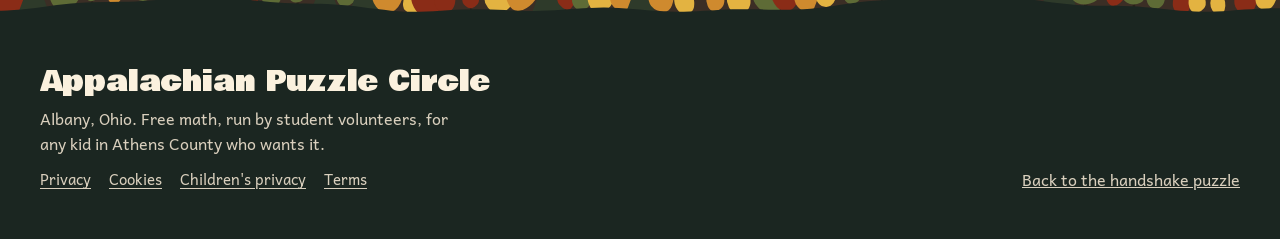
<file: privacy.html>
<!doctype html>
<html lang="en">
<head>
<meta charset="utf-8">
<meta http-equiv="Content-Security-Policy" content="default-src 'self'; script-src 'self' 'sha256-vfCi9WYnmBeBSbIKZx6heaymJZmVf8kePYkEbkrFMvU='; style-src 'self' 'unsafe-inline'; img-src 'self' data:; font-src 'self'; connect-src 'self' https://formspree.io; form-action 'self' https://formspree.io; base-uri 'self'; object-src 'none'; upgrade-insecure-requests">
<meta name="referrer" content="strict-origin-when-cross-origin">
<meta name="viewport" content="width=device-width, initial-scale=1, viewport-fit=cover">
<title>Privacy policy | Appalachian Puzzle Circle</title>
<meta name="description" content="How the Appalachian Puzzle Circle handles the information you send us, including cookies and children's privacy.">
<link rel="canonical" href="https://appalachianpuzzlecircles.com/privacy.html">
<meta property="og:type" content="website">
<meta property="og:site_name" content="Appalachian Puzzle Circle">
<meta property="og:title" content="Privacy policy | Appalachian Puzzle Circle">
<meta property="og:description" content="How the Appalachian Puzzle Circle handles the information you send us, including cookies and children's privacy.">
<meta property="og:url" content="https://appalachianpuzzlecircles.com/privacy.html">
<link rel="icon" href="favicon-192.png" sizes="192x192" type="image/png">
<link rel="icon" href="favicon.ico" sizes="32x32">
<link rel="icon" href="favicon.svg" type="image/svg+xml">
<link rel="apple-touch-icon" href="apple-touch-icon.png">
<meta name="theme-color" content="#B8451F">
<link rel="stylesheet" href="site.css?v=275f332a">
</head>
<body>
<a class="skip" href="#main">Skip to the policy</a>

<header class="phead">
  <nav class="nav" aria-label="Main">
      <a class="brand" href="index.html">
        <svg class="mark" viewBox="0 0 200 180" aria-hidden="true"><g stroke="#FBF1DE" stroke-width="11" stroke-linecap="round"><line x1="100" y1="20" x2="22" y2="158"/><line x1="100" y1="20" x2="178" y2="158"/><line x1="22" y1="158" x2="178" y2="158"/><line x1="100" y1="20" x2="100" y2="112"/><line x1="22" y1="158" x2="100" y2="112"/><line x1="178" y1="158" x2="100" y2="112"/></g><g fill="#5E9C82"><circle cx="100" cy="20" r="21"/><circle cx="22" cy="158" r="21"/><circle cx="178" cy="158" r="21"/></g><circle cx="100" cy="112" r="23" fill="#E5A727"/></svg>
        <span>Appalachian<br>Puzzle Circle</span>
      </a>
      <ul>
        <li><a href="puzzles.html">Puzzles</a></li><li><a href="team.html">Team</a></li>
        <li><a href="captains.html">Captains</a></li>
        <li><a href="philosophy.html">Philosophy</a></li><li><a href="gallery.html">Gallery</a></li><li><a href="index.html#faq">FAQ</a></li>
        <li><a href="donate.html">Donate</a></li>
      </ul>
      <a class="btn joinbtn" href="index.html#join"><span class="jb-eyes" aria-hidden="true"><span class="eye"><i></i></span><span class="eye"><i></i></span></span><span class="jb-text">Join us</span></a>
    </nav>
    <ul class="mnav" aria-label="Sections">
      <li><a href="puzzles.html">Puzzles</a></li><li><a href="team.html">Team</a></li><li><a href="captains.html">Captains</a></li><li><a href="philosophy.html">Philosophy</a></li><li><a href="gallery.html">Gallery</a></li><li><a href="index.html#faq">FAQ</a></li><li><a href="donate.html">Donate</a></li>
    </ul>
  <div class="top">
    <h1 class="vh">Privacy policy</h1>
    <div class="tl" aria-hidden="true"><svg><text>PRIVACY</text></svg></div>
    <p class="intro">What we collect, why, and how to ask us to delete it. This page also covers cookies and children's privacy.</p>
  </div>
  <svg class="strip" data-seed="113" data-sky="1" aria-hidden="true"></svg>
</header>

<main id="main" class="page">
  <section class="sec" aria-label="Privacy policy">
    <div class="in">
      <div class="policy">
        <p class="updated">Last updated November 7, 2026</p>
        <p class="short">The short version: we only collect what you type into our sign-up form, we use it to write back to you, and we never sell or share it. This site uses no cookies, no analytics and no ads.</p>

        <h2 id="collect">What we collect</h2>
        <p>The only personal information this site collects is what you type into the sign-up form on the front page:</p>
        <ul>
          <li>who is filling it out (a parent, a student 13 or older, a teacher, or someone else)</li>
          <li>your name and email address</li>
          <li>what you'd like to hear about</li>
          <li>your child's grade, if you choose to tell us</li>
          <li>anything you write in the note</li>
        </ul>
        <p>We don't ask for addresses, phone numbers, birthdays or photos online.</p>

        <h2 id="use">How we use it</h2>
        <p>We use it to reply to you: to send the next event date, Math Captains application news, or an answer to your question. We don't sell it, rent it or share it with anyone else, and we don't use it for advertising.</p>
        <p>If we ever start a mailing list, every email will include a way to unsubscribe and our mailing address, and we'll stop emailing you as soon as you ask.</p>

        <h2 id="services">Services that handle it</h2>
        <p>When you press Send, the form goes to <a href="https://formspree.io/legal/privacy-policy" target="_blank" rel="noopener">Formspree</a>, a form service that stores the message and emails it to us. The page doesn't contact Formspree until you press Send.</p>
        <p>The site itself is hosted on <a href="https://docs.github.com/en/site-policy/privacy-policies/github-general-privacy-statement" target="_blank" rel="noopener">GitHub Pages</a>. Like any web host, GitHub may log the IP address of visitors for security. We don't get those logs and don't use them.</p>

        <h2 id="cookies">Cookies and tracking</h2>
        <p>This site doesn't set any cookies. It has no analytics, no session recording, no ads and no social media trackers, so there's nothing to accept or turn off.</p>
        <p>Our fonts and images are stored on this site, so your browser doesn't contact Google or any other font or image service when you visit.</p>

        <h2 id="children">Children's privacy</h2>
        <p>Our program is for kids, but this website is meant for their parents, teachers and older students. We don't knowingly collect personal information online from children under 13.</p>
        <ul>
          <li>The sign-up form asks who is filling it out. If someone says they're a kid under 13, the form stops and asks them to have a parent or guardian fill it out instead.</li>
          <li>Parents can tell us their child's grade, but please don't put your child's full name or other details in the note. We'll ask for what we need directly from you.</li>
          <li>If we learn we've received personal information from a child under 13 without a parent's permission, we'll delete it.</li>
          <li>Parents and guardians can ask to see or delete anything we have about their child at any time.</li>
          <li>We don't post photos of kids online without written permission from a parent or guardian.</li>
        </ul>

        <h2 id="keep">How long we keep it</h2>
        <p>We keep your message as long as we need it to stay in touch about what you asked for. You can ask us to delete it at any time, and we'll delete it from our email and from Formspree.</p>

        <h2 id="rights">Your choices</h2>
        <p>Email <strong>wanghardy10@gmail.com</strong> to see what we have about you or your child, correct it, or delete it. We'll reply within 30 days.</p>

        <h2 id="changes">Changes</h2>
        <p>If we change this policy, we'll update the date at the top of this page. If a change affects how we use information you've already given us, we'll email you first.</p>
      </div>
    </div>
  </section>
</main>

<footer>
  <svg class="foothills strip" data-seed="153" aria-hidden="true"></svg>
  <div class="in">
    <div>
      <p class="name">Appalachian Puzzle Circle</p>
      <p>Albany, Ohio. Free math, run by student volunteers, for any kid in Athens County who wants it.</p>
      <p class="legal"><a href="privacy.html">Privacy</a><a href="privacy.html#cookies">Cookies</a><a href="privacy.html#children">Children's privacy</a><a href="terms.html">Terms</a></p>
    </div>
    <p><a href="index.html">Back to the handshake puzzle</a></p>
  </div>
</footer>

<script src="site.js?v=c341c76e"></script>
<script>
(() => {
  const go = () => { window.PC.setVW(); window.PC.measureCap(); window.PC.fitTitles(); window.PC.drawStrips(); };
  let rt; addEventListener('resize', () => { clearTimeout(rt); rt = setTimeout(go, 120); });
  (document.fonts && document.fonts.load) ? Promise.race([document.fonts.load('100px "Bowlby One"').then(() => document.fonts.ready), new Promise(r => setTimeout(r, 1500))]).then(go) : go();
})();
</script>
</body>
</html>
</file>
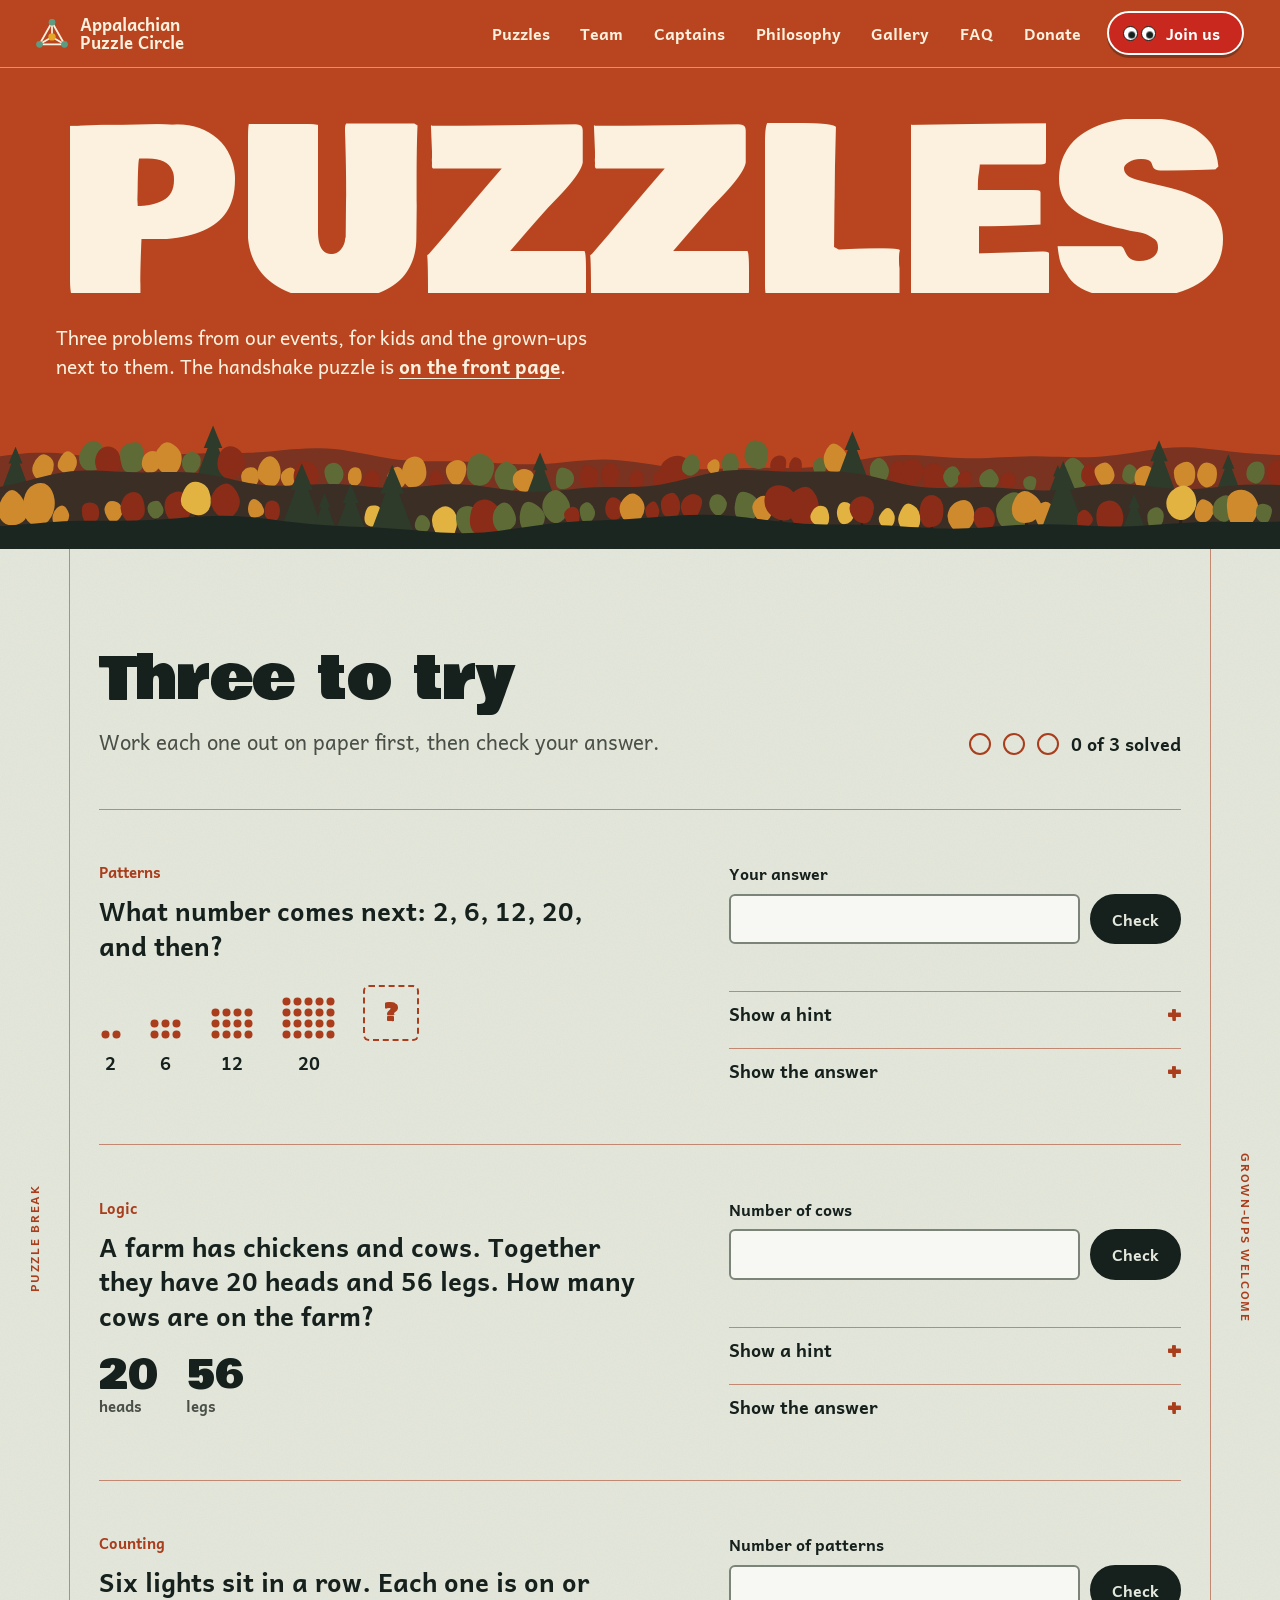
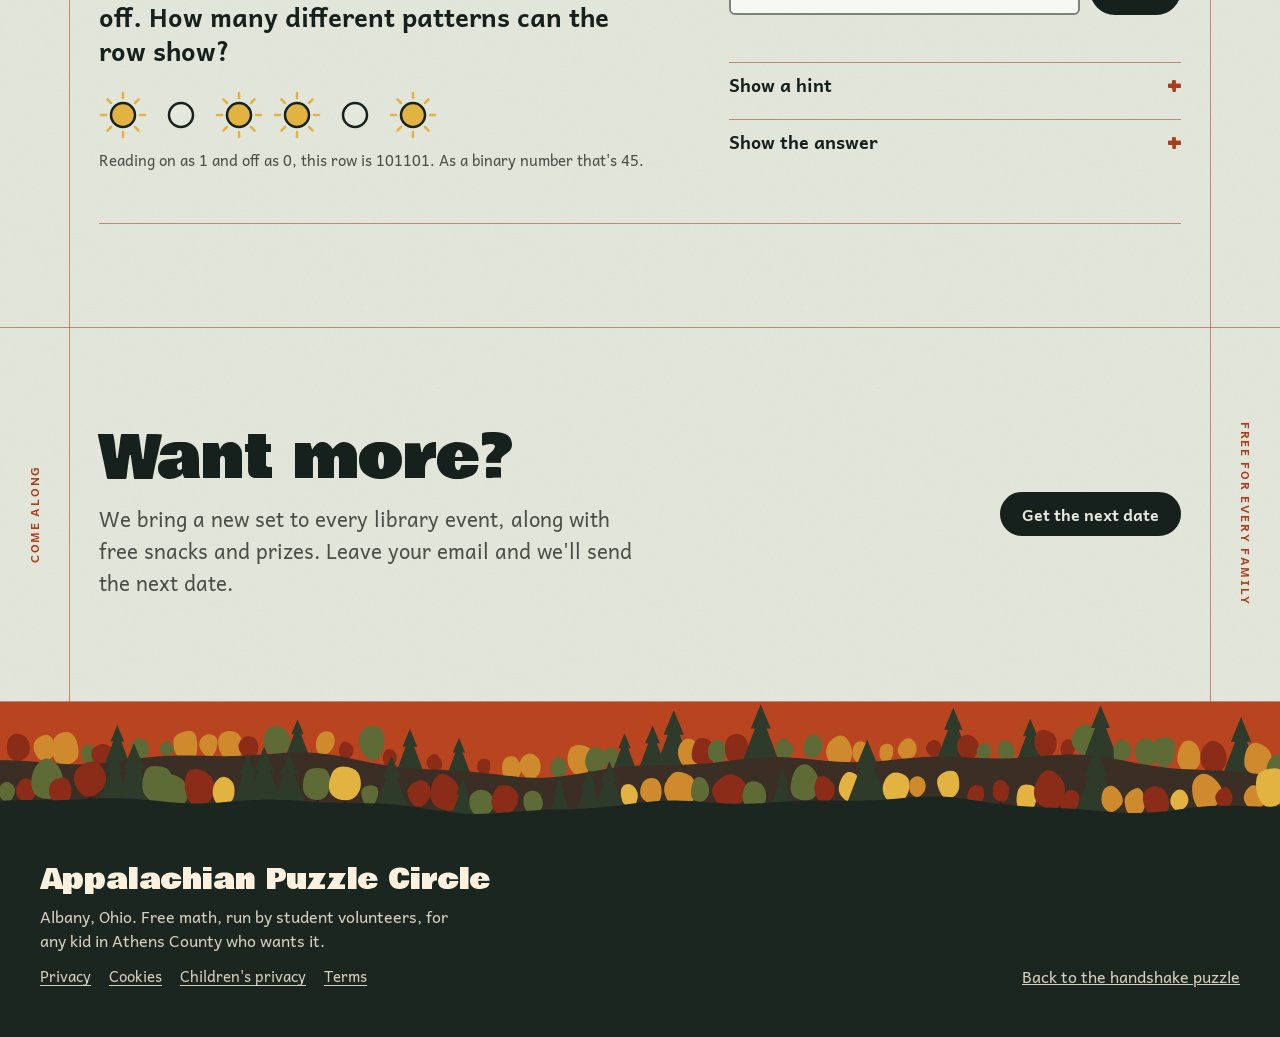
<file: puzzles.html>
<!doctype html>
<html lang="en">
<head>
<meta charset="utf-8">
<meta http-equiv="Content-Security-Policy" content="default-src 'self'; script-src 'self' 'sha256-JkA7NWkslnQ1r2Fe57ZF53oVd4c02GnbYEoIAOenVKQ='; style-src 'self' 'unsafe-inline'; img-src 'self' data:; font-src 'self'; connect-src 'self' https://formspree.io; form-action 'self' https://formspree.io; base-uri 'self'; object-src 'none'; upgrade-insecure-requests">
<meta name="referrer" content="strict-origin-when-cross-origin">
<meta name="viewport" content="width=device-width, initial-scale=1, viewport-fit=cover">
<title>Puzzles | Appalachian Puzzle Circle</title>
<meta name="description" content="Three math puzzles from the Appalachian Puzzle Circle: patterns, logic and counting. Free events for kids in Athens County, Ohio.">
<link rel="canonical" href="https://appalachianpuzzlecircles.com/puzzles.html">
<meta property="og:type" content="website">
<meta property="og:site_name" content="Appalachian Puzzle Circle">
<meta property="og:title" content="Puzzles | Appalachian Puzzle Circle">
<meta property="og:description" content="Three math puzzles from the Appalachian Puzzle Circle: patterns, logic and counting. Free events for kids in Athens County, Ohio.">
<meta property="og:url" content="https://appalachianpuzzlecircles.com/puzzles.html">
<link rel="icon" href="favicon-192.png" sizes="192x192" type="image/png">
<link rel="icon" href="favicon.ico" sizes="32x32">
<link rel="icon" href="favicon.svg" type="image/svg+xml">
<link rel="apple-touch-icon" href="apple-touch-icon.png">
<meta name="theme-color" content="#B8451F">
<link rel="stylesheet" href="site.css?v=275f332a">
</head>
<body>
<a class="skip" href="#main">Skip to the puzzles</a>

<header class="phead">
    <nav class="nav" aria-label="Main">
      <a class="brand" href="index.html">
        <svg class="mark" viewBox="0 0 200 180" aria-hidden="true"><g stroke="#FBF1DE" stroke-width="11" stroke-linecap="round"><line x1="100" y1="20" x2="22" y2="158"/><line x1="100" y1="20" x2="178" y2="158"/><line x1="22" y1="158" x2="178" y2="158"/><line x1="100" y1="20" x2="100" y2="112"/><line x1="22" y1="158" x2="100" y2="112"/><line x1="178" y1="158" x2="100" y2="112"/></g><g fill="#5E9C82"><circle cx="100" cy="20" r="21"/><circle cx="22" cy="158" r="21"/><circle cx="178" cy="158" r="21"/></g><circle cx="100" cy="112" r="23" fill="#E5A727"/></svg>
        <span>Appalachian<br>Puzzle Circle</span>
      </a>
      <ul>
        <li><a href="puzzles.html" aria-current="page">Puzzles</a></li><li><a href="team.html">Team</a></li>
        <li><a href="captains.html">Captains</a></li>
        <li><a href="philosophy.html">Philosophy</a></li><li><a href="gallery.html">Gallery</a></li><li><a href="index.html#faq">FAQ</a></li>
        <li><a href="donate.html">Donate</a></li>
      </ul>
      <a class="btn joinbtn" href="index.html#join"><span class="jb-eyes" aria-hidden="true"><span class="eye"><i></i></span><span class="eye"><i></i></span></span><span class="jb-text">Join us</span></a>
    </nav>
    <ul class="mnav" aria-label="Sections">
      <li><a href="puzzles.html" aria-current="page">Puzzles</a></li><li><a href="team.html">Team</a></li><li><a href="captains.html">Captains</a></li><li><a href="philosophy.html">Philosophy</a></li><li><a href="gallery.html">Gallery</a></li><li><a href="index.html#faq">FAQ</a></li><li><a href="donate.html">Donate</a></li>
    </ul>
  <div class="top">
    <h1 class="vh">Puzzles from the Appalachian Puzzle Circle</h1>
    <div class="tl" aria-hidden="true"><svg><text>PUZZLES</text></svg></div>
    <p class="intro">Three problems from our events, for kids and the grown-ups next to them. The handshake puzzle is <a href="index.html">on the front page</a>.</p>
  </div>
  <svg class="strip" data-seed="91" data-sky="1" aria-hidden="true"></svg>
</header>

<main id="main" class="page">
  <section class="sec" id="puzzles" aria-labelledby="pz-h">
    <span class="tag l" aria-hidden="true">Puzzle break</span>
    <span class="tag r" aria-hidden="true">Grown-ups welcome</span>
    <div class="in">
      <div class="pz-head">
        <div class="txt">
          <h2 class="h2" id="pz-h">Three to try</h2>
          <p class="lede">Work each one out on paper first, then check your answer.</p>
        </div>
        <p class="progress" aria-live="polite"><i></i><i></i><i></i><span id="pzCount">0 of 3 solved</span></p>
      </div>

      <article class="pz" id="patterns" data-answer="30">
        <div>
          <h3>Patterns</h3>
          <p class="prob">What number comes next: 2, 6, 12, 20, and then?</p>
          <div class="vis rects" id="rects" aria-hidden="true"></div>
        </div>
        <div class="answer">
          <form class="check" novalidate>
            <div class="field">
              <label for="a1">Your answer</label>
              <div class="line"><input id="a1" inputmode="numeric" autocomplete="off" aria-describedby="fb1"><button class="btn" type="submit">Check</button></div>
              <p class="fb" id="fb1" aria-live="polite"></p>
            </div>
          </form>
          <details><summary>Show a hint</summary><div class="body">Look at the gaps between the numbers. Then look at the dot rectangles.</div></details>
          <details class="sol"><summary>Show the answer</summary><div class="body"><strong>30.</strong> The gaps are 4, 6 and 8, so the next gap is 10. Or read the rectangles: 1×2, 2×3, 3×4, 4×5, and next comes 5×6.</div></details>
        </div>
      </article>

      <article class="pz" id="logic" data-answer="8">
        <div>
          <h3>Logic</h3>
          <p class="prob">A farm has chickens and cows. Together they have 20 heads and 56 legs. How many cows are on the farm?</p>
          <div class="vis farm" aria-hidden="true"><span><b>20</b>heads</span><span><b>56</b>legs</span></div>
        </div>
        <div class="answer">
          <form class="check" novalidate>
            <div class="field">
              <label for="a2">Number of cows</label>
              <div class="line"><input id="a2" inputmode="numeric" autocomplete="off" aria-describedby="fb2"><button class="btn" type="submit">Check</button></div>
              <p class="fb" id="fb2" aria-live="polite"></p>
            </div>
          </form>
          <details><summary>Show a hint</summary><div class="body">Pretend every animal is a chicken. How many legs would that be, and how many are missing?</div></details>
          <details class="sol"><summary>Show the answer</summary><div class="body"><strong>8 cows.</strong> Twenty chickens would have 40 legs, so 16 legs are missing. Each cow adds 2 legs over a chicken, so 16 ÷ 2 = 8 cows, and 12 chickens.</div></details>
        </div>
      </article>

      <article class="pz" id="counting" data-answer="64">
        <div>
          <h3>Counting</h3>
          <p class="prob">Six lights sit in a row. Each one is on or off. How many different patterns can the row show?</p>
          <div class="vis">
            <div class="seeds" id="seeds" role="group" aria-label="Six lights you can switch on and off"></div>
            <p class="seedval" id="seedval" aria-live="polite"></p>
          </div>
        </div>
        <div class="answer">
          <form class="check" novalidate>
            <div class="field">
              <label for="a3">Number of patterns</label>
              <div class="line"><input id="a3" inputmode="numeric" autocomplete="off" aria-describedby="fb3"><button class="btn" type="submit">Check</button></div>
              <p class="fb" id="fb3" aria-live="polite"></p>
            </div>
          </form>
          <details><summary>Show a hint</summary><div class="body">Start small. One light gives 2 patterns. Two lights give 4. What happens each time you add a light?</div></details>
          <details class="sol"><summary>Show the answer</summary><div class="body"><strong>64.</strong> Each new light doubles the count: 2 × 2 × 2 × 2 × 2 × 2 = 64.</div></details>
        </div>
      </article>
    </div>
  </section>

  <section class="sec" id="next" aria-labelledby="next-h">
    <span class="tag l" aria-hidden="true">Come along</span>
    <span class="tag r" aria-hidden="true">Free for every family</span>
    <div class="in pnext">
      <div style="display:grid;gap:14px">
        <h2 class="h2" id="next-h">Want more?</h2>
        <p class="lede">We bring a new set to every library event, along with free snacks and prizes. Leave your email and we'll send the next date.</p>
      </div>
      <a class="btn paper" href="index.html#join">Get the next date</a>
    </div>
  </section>
</main>

<footer>
  <svg class="foothills strip" data-seed="171" aria-hidden="true"></svg>
  <div class="in">
    <div>
      <p class="name">Appalachian Puzzle Circle</p>
      <p>Albany, Ohio. Free math, run by student volunteers, for any kid in Athens County who wants it.</p>
      <p class="legal"><a href="privacy.html">Privacy</a><a href="privacy.html#cookies">Cookies</a><a href="privacy.html#children">Children's privacy</a><a href="terms.html">Terms</a></p>
    </div>
    <p><a href="index.html">Back to the handshake puzzle</a></p>
  </div>
</footer>

<script src="site.js?v=c341c76e"></script>
<script>
(() => {
  (function buildRects(){
    const host = document.getElementById('rects'); const cell = 11;
    [[1,2],[2,3],[3,4],[4,5]].forEach(([r, c]) => {
      const f = document.createElement('figure');
      let s = `<svg width="${c*cell+2}" height="${r*cell+2}" viewBox="0 0 ${c*cell+2} ${r*cell+2}">`;
      for (let i = 0; i < r; i++) for (let j = 0; j < c; j++) s += `<circle cx="${j*cell+cell/2+1}" cy="${i*cell+cell/2+1}" r="4"/>`;
      f.innerHTML = s + `</svg><figcaption>${r*c}</figcaption>`; host.appendChild(f);
    });
    const f = document.createElement('figure'); f.innerHTML = '<div class="unk">?</div><figcaption>&nbsp;</figcaption>'; host.appendChild(f);
  })();
  (function buildSeeds(){
    const host = document.getElementById('seeds'), out = document.getElementById('seedval');
    const start = [1,0,1,1,0,1];
    const upd = () => { const bits = [...host.children].map(b => b.getAttribute('aria-pressed') === 'true' ? 1 : 0); const v = parseInt(bits.join(''), 2);
      out.textContent = `Reading on as 1 and off as 0, this row is ${bits.join('')}. As a binary number that's ${v}.`; };
    start.forEach((b, i) => { const btn = document.createElement('button'); btn.type = 'button'; btn.className = 'seed';
      btn.setAttribute('aria-pressed', b ? 'true' : 'false'); 
      btn.innerHTML = '<svg viewBox="0 0 48 48" aria-hidden="true"><g class="rays"><path d="M24 2v5M24 41v5M2 24h5M41 24h5M8.4 8.4l3.6 3.6M36 36l3.6 3.6M8.4 39.6l3.6-3.6M36 12l3.6-3.6"/></g><circle cx="24" cy="24" r="12"/></svg>';
      const lab = () => btn.setAttribute('aria-label', `Light ${i+1}, ${btn.getAttribute('aria-pressed') === 'true' ? 'on' : 'off'}`);
      lab(); btn.addEventListener('click', () => { btn.setAttribute('aria-pressed', btn.getAttribute('aria-pressed') === 'true' ? 'false' : 'true'); lab(); upd(); });
      host.appendChild(btn); });
    upd();
  })();
  const solved = new Set();
  document.querySelectorAll('.pz').forEach((pz, idx) => {
    const form = pz.querySelector('form'), inp = pz.querySelector('input'), fb = pz.querySelector('.fb');
    form.addEventListener('submit', e => {
      e.preventDefault();
      const raw = inp.value.trim();
      const num = (raw.match(/-?\d+/) || [])[0];
      if (!raw){ fb.className = 'fb no'; fb.textContent = 'Type a number first.'; inp.setAttribute('aria-invalid', 'true'); inp.focus(); return; }
      if (num === undefined){ fb.className = 'fb no'; fb.textContent = 'Answer with a number, like 12.'; inp.setAttribute('aria-invalid', 'true'); return; }
      if (num === pz.dataset.answer){
        inp.setAttribute('aria-invalid', 'false'); fb.className = 'fb ok'; fb.textContent = 'That’s it. Open the answer to see one way to explain it.';
        pz.classList.add('solved'); solved.add(idx);
      } else {
        inp.setAttribute('aria-invalid', 'true'); fb.className = 'fb no'; fb.textContent = `Not ${num}. Try the hint, then have another go.`;
      }
      document.querySelectorAll('.progress i').forEach((d, i) => d.classList.toggle('on', i < solved.size));
      document.getElementById('pzCount').textContent = solved.size === 3 ? 'All 3 solved. Come to an event for more.' : `${solved.size} of 3 solved`;
    });
  });

  const go = () => { window.PC.setVW(); window.PC.measureCap(); window.PC.fitTitles(); window.PC.drawStrips(); };
  let rt; addEventListener('resize', () => { clearTimeout(rt); rt = setTimeout(go, 120); });
  (document.fonts && document.fonts.load) ? Promise.race([document.fonts.load('100px "Bowlby One"').then(() => document.fonts.ready), new Promise(r => setTimeout(r, 1500))]).then(go) : go();
})();
</script>
</body>
</html>
</file>
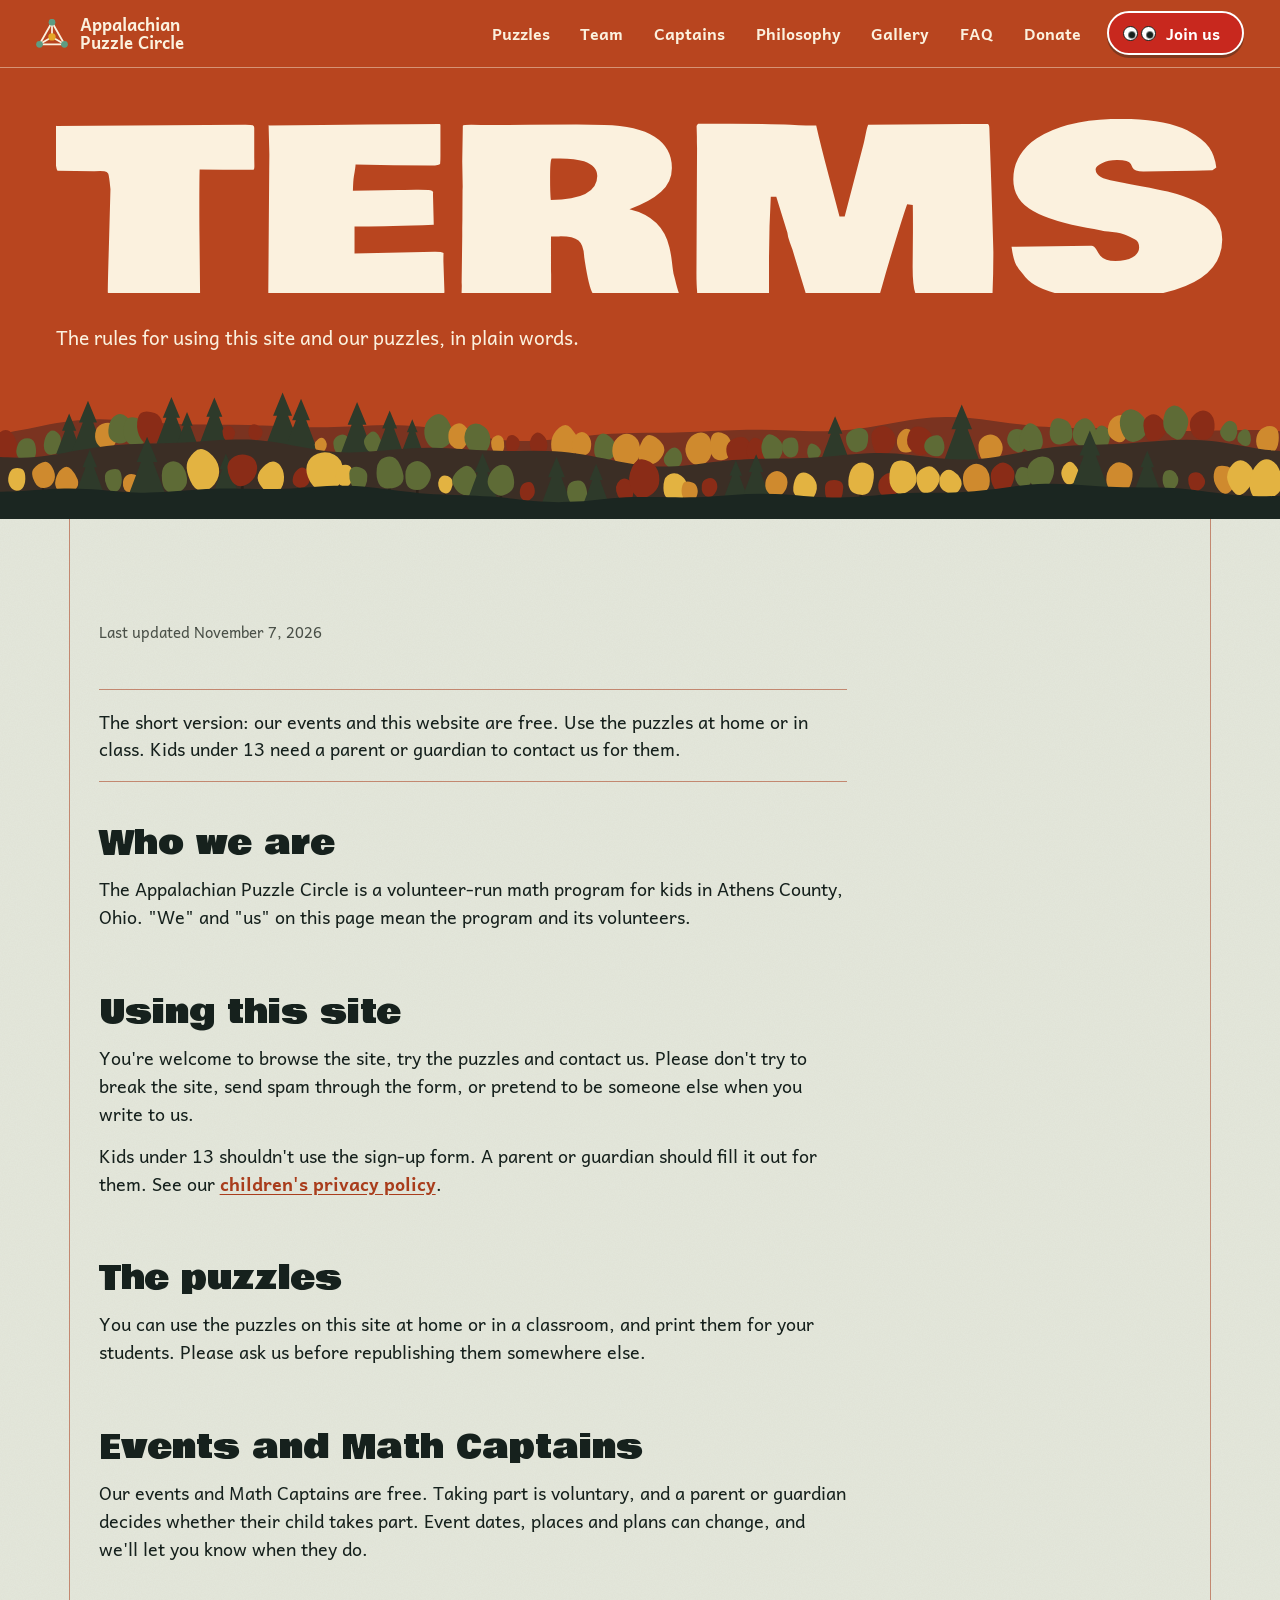
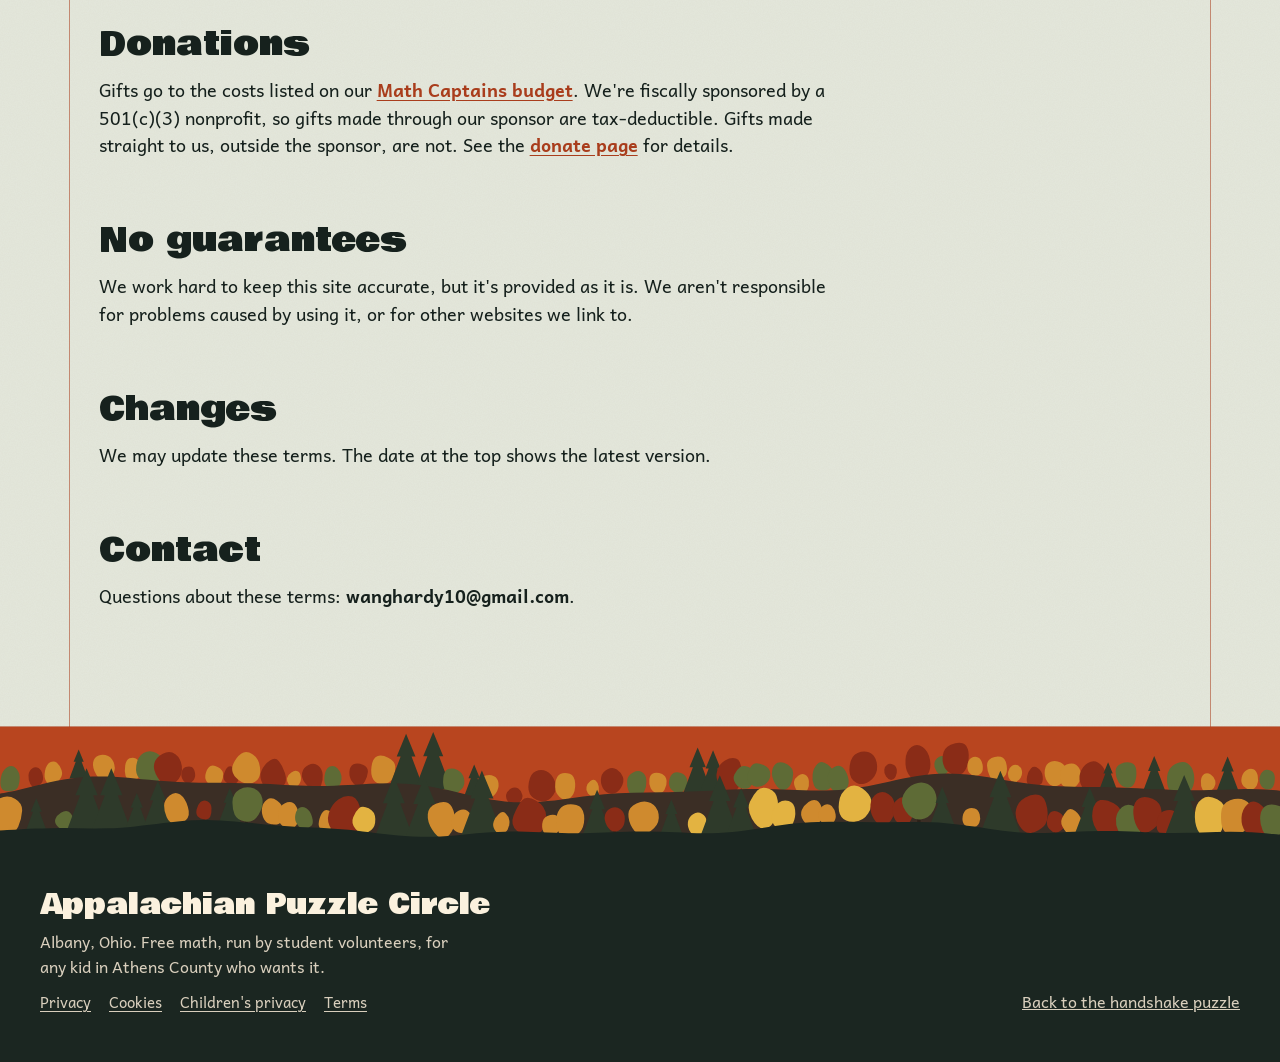
<file: terms.html>
<!doctype html>
<html lang="en">
<head>
<meta charset="utf-8">
<meta http-equiv="Content-Security-Policy" content="default-src 'self'; script-src 'self' 'sha256-vfCi9WYnmBeBSbIKZx6heaymJZmVf8kePYkEbkrFMvU='; style-src 'self' 'unsafe-inline'; img-src 'self' data:; font-src 'self'; connect-src 'self' https://formspree.io; form-action 'self' https://formspree.io; base-uri 'self'; object-src 'none'; upgrade-insecure-requests">
<meta name="referrer" content="strict-origin-when-cross-origin">
<meta name="viewport" content="width=device-width, initial-scale=1, viewport-fit=cover">
<title>Terms of use | Appalachian Puzzle Circle</title>
<meta name="description" content="The terms for using the Appalachian Puzzle Circle website, puzzles and events.">
<link rel="canonical" href="https://appalachianpuzzlecircles.com/terms.html">
<meta property="og:type" content="website">
<meta property="og:site_name" content="Appalachian Puzzle Circle">
<meta property="og:title" content="Terms of use | Appalachian Puzzle Circle">
<meta property="og:description" content="The terms for using the Appalachian Puzzle Circle website, puzzles and events.">
<meta property="og:url" content="https://appalachianpuzzlecircles.com/terms.html">
<link rel="icon" href="favicon-192.png" sizes="192x192" type="image/png">
<link rel="icon" href="favicon.ico" sizes="32x32">
<link rel="icon" href="favicon.svg" type="image/svg+xml">
<link rel="apple-touch-icon" href="apple-touch-icon.png">
<meta name="theme-color" content="#B8451F">
<link rel="stylesheet" href="site.css?v=275f332a">
</head>
<body>
<a class="skip" href="#main">Skip to the policy</a>

<header class="phead">
  <nav class="nav" aria-label="Main">
      <a class="brand" href="index.html">
        <svg class="mark" viewBox="0 0 200 180" aria-hidden="true"><g stroke="#FBF1DE" stroke-width="11" stroke-linecap="round"><line x1="100" y1="20" x2="22" y2="158"/><line x1="100" y1="20" x2="178" y2="158"/><line x1="22" y1="158" x2="178" y2="158"/><line x1="100" y1="20" x2="100" y2="112"/><line x1="22" y1="158" x2="100" y2="112"/><line x1="178" y1="158" x2="100" y2="112"/></g><g fill="#5E9C82"><circle cx="100" cy="20" r="21"/><circle cx="22" cy="158" r="21"/><circle cx="178" cy="158" r="21"/></g><circle cx="100" cy="112" r="23" fill="#E5A727"/></svg>
        <span>Appalachian<br>Puzzle Circle</span>
      </a>
      <ul>
        <li><a href="puzzles.html">Puzzles</a></li><li><a href="team.html">Team</a></li>
        <li><a href="captains.html">Captains</a></li>
        <li><a href="philosophy.html">Philosophy</a></li><li><a href="gallery.html">Gallery</a></li><li><a href="index.html#faq">FAQ</a></li>
        <li><a href="donate.html">Donate</a></li>
      </ul>
      <a class="btn joinbtn" href="index.html#join"><span class="jb-eyes" aria-hidden="true"><span class="eye"><i></i></span><span class="eye"><i></i></span></span><span class="jb-text">Join us</span></a>
    </nav>
    <ul class="mnav" aria-label="Sections">
      <li><a href="puzzles.html">Puzzles</a></li><li><a href="team.html">Team</a></li><li><a href="captains.html">Captains</a></li><li><a href="philosophy.html">Philosophy</a></li><li><a href="gallery.html">Gallery</a></li><li><a href="index.html#faq">FAQ</a></li><li><a href="donate.html">Donate</a></li>
    </ul>
  <div class="top">
    <h1 class="vh">Terms of use</h1>
    <div class="tl" aria-hidden="true"><svg><text>TERMS</text></svg></div>
    <p class="intro">The rules for using this site and our puzzles, in plain words.</p>
  </div>
  <svg class="strip" data-seed="157" data-sky="1" aria-hidden="true"></svg>
</header>

<main id="main" class="page">
  <section class="sec" aria-label="Terms of use">
    <div class="in">
      <div class="policy">
        <p class="updated">Last updated November 7, 2026</p>
        <p class="short">The short version: our events and this website are free. Use the puzzles at home or in class. Kids under 13 need a parent or guardian to contact us for them.</p>

        <h2 id="who">Who we are</h2>
        <p>The Appalachian Puzzle Circle is a volunteer-run math program for kids in Athens County, Ohio. "We" and "us" on this page mean the program and its volunteers.</p>

        <h2 id="site">Using this site</h2>
        <p>You're welcome to browse the site, try the puzzles and contact us. Please don't try to break the site, send spam through the form, or pretend to be someone else when you write to us.</p>
        <p>Kids under 13 shouldn't use the sign-up form. A parent or guardian should fill it out for them. See our <a href="privacy.html#children">children's privacy policy</a>.</p>

        <h2 id="puzzles">The puzzles</h2>
        <p>You can use the puzzles on this site at home or in a classroom, and print them for your students. Please ask us before republishing them somewhere else.</p>

        <h2 id="events">Events and Math Captains</h2>
        <p>Our events and Math Captains are free. Taking part is voluntary, and a parent or guardian decides whether their child takes part. Event dates, places and plans can change, and we'll let you know when they do.</p>

        <h2 id="gifts">Donations</h2>
        <p>Gifts go to the costs listed on our <a href="captains.html#budget">Math Captains budget</a>. We're fiscally sponsored by a 501(c)(3) nonprofit, so gifts made through our sponsor are tax-deductible. Gifts made straight to us, outside the sponsor, are not. See the <a href="donate.html">donate page</a> for details.</p>

        <h2 id="warranty">No guarantees</h2>
        <p>We work hard to keep this site accurate, but it's provided as it is. We aren't responsible for problems caused by using it, or for other websites we link to.</p>

        <h2 id="changes">Changes</h2>
        <p>We may update these terms. The date at the top shows the latest version.</p>

        <h2 id="contact">Contact</h2>
        <p>Questions about these terms: <strong>wanghardy10@gmail.com</strong>.</p>
      </div>
    </div>
  </section>
</main>

<footer>
  <svg class="foothills strip" data-seed="197" aria-hidden="true"></svg>
  <div class="in">
    <div>
      <p class="name">Appalachian Puzzle Circle</p>
      <p>Albany, Ohio. Free math, run by student volunteers, for any kid in Athens County who wants it.</p>
      <p class="legal"><a href="privacy.html">Privacy</a><a href="privacy.html#cookies">Cookies</a><a href="privacy.html#children">Children's privacy</a><a href="terms.html">Terms</a></p>
    </div>
    <p><a href="index.html">Back to the handshake puzzle</a></p>
  </div>
</footer>

<script src="site.js?v=c341c76e"></script>
<script>
(() => {
  const go = () => { window.PC.setVW(); window.PC.measureCap(); window.PC.fitTitles(); window.PC.drawStrips(); };
  let rt; addEventListener('resize', () => { clearTimeout(rt); rt = setTimeout(go, 120); });
  (document.fonts && document.fonts.load) ? Promise.race([document.fonts.load('100px "Bowlby One"').then(() => document.fonts.ready), new Promise(r => setTimeout(r, 1500))]).then(go) : go();
})();
</script>
</body>
</html>
</file>
<file: site.css>
/* fonts are served from this site, so no visitor data goes to a font host */
@font-face{font-family:"Andika";src:url("fonts/andika-latin-400-normal.woff2") format("woff2");font-weight:400;font-style:normal;font-display:swap}
@font-face{font-family:"Andika";src:url("fonts/andika-latin-700-normal.woff2") format("woff2");font-weight:700;font-style:normal;font-display:swap}
@font-face{font-family:"Bowlby One";src:url("fonts/bowlby-one-latin-400-normal.woff2") format("woff2");font-weight:400;font-style:normal;font-display:swap}
/* standalone reset (the artifact host adds the same) */
:root{padding-top:env(safe-area-inset-top,0px);padding-bottom:env(safe-area-inset-bottom,0px)}
body{margin:0}
img{max-width:100%}
[hidden]{display:none!important}

/* Layout: a dusk hillside frame (1440 units wide) with a giant two-line title behind the hills and a ten-kid handshake circle as the sun; below it, paper sections held between two rust side rules. */
:root{
  /* hero world, same in both themes */
  --sky:#B8451F;
  --sun:#F7E2B2;
  --cream:#FBF1DE;
  --ink:#16211D;
  --ridge-1:#A13D1D;
  --ridge-2:#7A3320;
  --ridge-3:#3B2E25;
  --ridge-4:#1B2621;
  --leaf-gold:#E3B341;
  --leaf-amber:#CF8A2E;
  --leaf-red:#8A2C17;
  --leaf-olive:#5E6B36;
  /* paper sections */
  --paper:#E3E7DC;
  --text:#16211D;
  --muted:#4A5048;
  --accent:#A93D1C;
  --rule:rgba(169,61,28,.55);
  --field:#F7F8F3;
  --field-line:#7C847A;
  --good:#2F5A44;
  --join-red:#B3301E;
  --logo-green:#2F6350;
  --display:"Bowlby One","Arial Black",Impact,sans-serif;
  --body:"Andika","Trebuchet MS",Verdana,sans-serif;
  --vw:100vw;
  --u:max(calc(var(--vw) / 1800), min(calc(var(--vw) / 1440), calc(100vh / 900)));
  --z:1;
  --hh:calc(960 * var(--u));
  --gutter:calc(120 * var(--u));
}
@media (prefers-color-scheme:dark){:root:not([data-theme="light"]){
  --paper:#131B17;--text:#EFE6D4;--muted:#B9AE9C;--accent:#EC8E63;--rule:rgba(236,142,99,.45);
  --field:#1B2520;--field-line:#7E8C82;--good:#8CC4A2;--join-red:#F0644A;--logo-green:#6FAE92;color-scheme:dark}}
:root[data-theme="dark"]{
  --paper:#131B17;--text:#EFE6D4;--muted:#B9AE9C;--accent:#EC8E63;--rule:rgba(236,142,99,.45);
  --field:#1B2520;--field-line:#7E8C82;--good:#8CC4A2;--join-red:#F0644A;--logo-green:#6FAE92;color-scheme:dark}

*,*::before,*::after{box-sizing:border-box}
html{scroll-behavior:smooth}
body{background:var(--paper);color:var(--text);font-family:var(--body);font-size:18px;line-height:1.55;-webkit-font-smoothing:antialiased;overflow-x:hidden}
body::before{content:"";position:fixed;inset:0 0 auto;height:env(safe-area-inset-top,0px);z-index:60;background:var(--sky)}
h1,h2,h3{margin:0;font-weight:400;text-wrap:balance}
p{margin:0;text-wrap:pretty}
a{color:inherit}
button,input,select,textarea{font:inherit;color:inherit}
:focus-visible{outline:3px solid var(--leaf-gold);outline-offset:3px;border-radius:2px}
.vh{position:absolute!important;width:1px;height:1px;overflow:hidden;clip:rect(0 0 0 0);white-space:nowrap}
.skip{position:absolute;left:12px;top:-60px;z-index:100;background:var(--ink);color:var(--cream);padding:10px 14px;text-decoration:none}
.skip:focus{top:12px}

/* ---------- HERO ---------- */
.hero-wrap{position:relative;background:var(--sky);height:calc(var(--hh) + 75vh)}
.hero{position:sticky;top:min(0px, calc(100vh - var(--hh)));height:var(--hh);overflow:hidden;color:var(--cream);background:var(--sky)}
.frame{position:relative;width:calc(1440 * var(--u));height:100%;margin-inline:auto}
.grain{position:absolute;top:0;bottom:0;left:calc((100% - var(--vw)) / 2);width:var(--vw);height:100%;pointer-events:none;mix-blend-mode:multiply;opacity:.22;z-index:9}

.nav{position:absolute;left:0;right:0;top:0;height:calc(76 * var(--u));display:flex;align-items:center;gap:calc(28 * var(--u));padding-inline:calc(40 * var(--u));border-bottom:1px solid rgba(251,241,222,.45);z-index:20}
.brand{display:flex;align-items:center;gap:12px;text-decoration:none;font-weight:700;font-size:max(15px,calc(19 * var(--u)));line-height:1.1;margin-right:auto}
.brand .mark{width:max(30px,calc(36 * var(--u)));height:auto;flex:none}
.nav ul{display:flex;gap:calc(30 * var(--u));list-style:none;margin:0;padding:0}
.nav ul a{text-decoration:none;font-weight:700;font-size:max(14px,calc(18 * var(--u)));padding:8px 2px;background:linear-gradient(currentColor,currentColor) 0 100%/0 2px no-repeat;transition:background-size .25s}
.nav ul a:hover{background-size:100% 2px}
.btn{display:inline-flex;align-items:center;justify-content:center;gap:10px;min-height:44px;padding:0 20px;border-radius:999px;border:2px solid var(--ink);background:var(--ink);color:var(--cream);font-weight:700;font-size:16px;text-decoration:none;cursor:pointer;transition:transform .15s,background .15s,color .15s}
.btn:hover{transform:translateY(-2px)}
.btn:active{transform:translateY(0)}
.btn.ghost{background:transparent;color:var(--cream);border-color:var(--cream)}
.btn.ghost:hover{background:var(--cream);color:var(--ink)}
.nav .btn{background:var(--cream);color:var(--ink);border-color:var(--cream);font-size:max(14px,calc(17 * var(--u)))}

.mnav{display:none}
.frame > .nav{left:calc((100% - var(--vw)) / 2);right:calc((100% - var(--vw)) / 2);padding-inline:calc(40 * var(--u) + (var(--vw) - 1440 * var(--u)) / 2)}
.siderule{position:absolute;top:calc(76 * var(--u));bottom:0;width:1px;background:rgba(251,241,222,.45);z-index:6}
.siderule.l{left:var(--gutter)}.siderule.r{right:var(--gutter)}
.side{position:absolute;z-index:6;font-weight:700;font-size:max(10px,calc(12 * var(--u)));letter-spacing:.14em;text-transform:uppercase;white-space:nowrap;transform-origin:center}
.side.l{left:calc(60 * var(--u));transform:translate(-50%,-50%) rotate(-90deg)}
.side.r{right:calc(60 * var(--u));transform:translate(50%,-50%) rotate(90deg)}

.tl{position:absolute;left:calc(140 * var(--u));width:calc(1160 * var(--u));height:calc(200 * var(--u));overflow:hidden;z-index:3;margin:0}
.tl svg{display:block;width:100%;height:100%;overflow:visible}
.tl text{fill:var(--cream);font-family:var(--display)}
.tl1{top:calc(108 * var(--u))}
.tl2{top:calc(636 * var(--u))}

.hills{position:absolute;left:calc((100% - var(--vw)) / 2);bottom:0;width:var(--vw);height:calc(440 * var(--u));display:block;pointer-events:none}
.hills.back{z-index:2}.hills.front{z-index:4}

.ring{position:absolute;left:calc(520 * var(--u));top:calc(276 * var(--u));width:calc(400 * var(--u));aspect-ratio:1;z-index:7;max-width:100%}
.dot:focus-visible{outline:3px solid var(--ink);outline-offset:2px;border-radius:50%}
.dot .kid{position:absolute;left:50%;top:50%;width:max(50px,calc(66 * var(--u)));height:auto;transform:translate(-50%,-56%);transition:transform .22s cubic-bezier(.3,1.4,.5,1);overflow:visible;pointer-events:none}
.dot:hover .kid{transform:translate(-50%,-64%)}
.dot.sel .kid{transform:translate(-50%,-64%) scale(1.14)}
.kid .arm{transition:transform .28s cubic-bezier(.3,1.4,.5,1);transform-box:view-box}
.kid .arm.l{transform-origin:12.5px 31px}
.kid .arm.r{transform-origin:27.5px 31px}
.dot.sel .kid .arm.l,.dot.full .kid .arm.l{transform:rotate(140deg)}
.dot.sel .kid .arm.r,.dot.full .kid .arm.r{transform:rotate(-140deg)}
.kid .shadow{fill:var(--ink);opacity:.16;transition:opacity .2s}
.dot.sel .kid .shadow{opacity:.34}
.ring .disc{position:absolute;inset:0;border-radius:50%;background:var(--sun);box-shadow:0 0 0 calc(2 * var(--u)) var(--ink) inset}
.ring svg.chords{position:absolute;inset:0;width:100%;height:100%;overflow:visible;pointer-events:none}
.chords line{stroke:var(--ink);stroke-linecap:round}
.chords line.mine{stroke-width:1.15}
.chords line.auto{stroke-width:.8;opacity:.62}
.chords line.rubber{stroke-dasharray:3 3;stroke-width:1;opacity:.9}
.dot{overflow:visible;position:absolute;width:max(44px,calc(60 * var(--u)));height:max(44px,calc(60 * var(--u)));transform:translate(-50%,-50%);border:0;padding:0;background:transparent;cursor:pointer;touch-action:none;border-radius:50%}

.brief{position:absolute;left:calc(150 * var(--u));top:calc(330 * var(--u));width:calc(330 * var(--u));z-index:8;display:grid;gap:calc(16 * var(--u))}
.brief .q{font-weight:700;font-size:max(17px,calc(23 * var(--u)));line-height:1.28}
.brief .next{font-size:max(14px,calc(16 * var(--u)));font-weight:700;padding-top:calc(14 * var(--u));border-top:1px solid rgba(251,241,222,.45)}
.brief .next a{color:var(--cream);text-underline-offset:3px}
.brief .how{font-size:max(15px,calc(18 * var(--u)));line-height:1.45}
.tally{position:absolute;right:calc(150 * var(--u));top:calc(330 * var(--u));width:calc(300 * var(--u));z-index:8;display:grid;gap:calc(12 * var(--u));justify-items:start;text-align:left}
.count{font-family:var(--display);font-size:max(56px,calc(112 * var(--u)));line-height:.9;font-variant-numeric:tabular-nums}
.count small{font-family:var(--body);font-weight:700;font-size:max(15px,calc(20 * var(--u)));line-height:1.25;display:block;margin-top:calc(8 * var(--u))}
.status{font-size:max(15px,calc(17 * var(--u)));line-height:1.45;min-height:3em;text-align:left;max-width:32ch}
.tally .row{display:flex;gap:10px;flex-wrap:wrap}
.tally .btn{font-size:max(15px,calc(16 * var(--u)));min-height:max(44px,calc(50 * var(--u)));padding-inline:max(20px,calc(22 * var(--u)))}
.leaves{position:absolute;top:0;bottom:0;left:calc((100% - var(--vw)) / 2);width:var(--vw);height:100%;pointer-events:none;z-index:6}

/* ---------- PAGE SECTIONS ---------- */
.page{position:relative;background-image:url("data:image/svg+xml,%3Csvg xmlns='http://www.w3.org/2000/svg' width='220' height='220'%3E%3Cfilter id='n'%3E%3CfeTurbulence type='fractalNoise' baseFrequency='.85' numOctaves='2' stitchTiles='stitch'/%3E%3CfeColorMatrix values='0 0 0 0 .5 0 0 0 0 .35 0 0 0 0 .2 0 0 0 .07 0'/%3E%3C/filter%3E%3Crect width='100%25' height='100%25' filter='url(%23n)'/%3E%3C/svg%3E")}
.page::before,.page::after{content:"";position:absolute;top:0;bottom:0;width:1px;background:var(--rule);z-index:1}
.page::before{left:var(--gutter)}.page::after{right:var(--gutter)}
.sec{position:relative;padding-block:clamp(64px,8vw,120px);padding-left:max(16px,env(safe-area-inset-left,0px));padding-right:max(16px,env(safe-area-inset-right,0px));border-bottom:1px solid var(--rule)}
.sec .in{zoom:var(--z);max-width:1200px;margin-inline:auto;padding-inline:calc(var(--gutter) * .55)}
.sec .tag{position:absolute;top:50%;font-weight:700;font-size:12px;letter-spacing:.14em;text-transform:uppercase;color:var(--accent);white-space:nowrap}
.sec .tag.l{left:calc(var(--gutter) / 2);transform:translate(-50%,-50%) rotate(-90deg)}
.sec .tag.r{right:calc(var(--gutter) / 2);transform:translate(50%,-50%) rotate(90deg)}
.h2{font-family:var(--display);font-size:clamp(34px,4.6vw,64px);line-height:1;letter-spacing:-.005em}
.lede{font-size:clamp(18px,1.6vw,21px);max-width:58ch;color:var(--muted)}
.accent{color:var(--accent)}

/* about */
.about-top{display:grid;grid-template-columns:minmax(0,300px) minmax(0,1fr);gap:clamp(32px,6vw,96px);align-items:center;padding-bottom:clamp(48px,6vw,80px);border-bottom:1px solid var(--rule)}
.crest{display:grid;gap:14px;justify-items:start}
.crest .mark.big{width:min(220px,100%);height:auto}
.crest p{font-size:15px;color:var(--muted);max-width:30ch}
.stats{display:grid;grid-template-columns:repeat(3,minmax(0,1fr));gap:clamp(24px,3vw,40px) clamp(20px,3vw,48px);margin:0}
.stats div{display:grid;gap:6px;align-content:start}
.stats dt{font-size:15px;color:var(--muted);order:2}
.stats dd{margin:0;font-family:var(--display);font-size:clamp(34px,3.6vw,52px);line-height:1;order:1;font-variant-numeric:tabular-nums}
.statement{position:relative;margin-top:clamp(48px,6vw,80px);border:1.5px solid var(--rule);padding:clamp(40px,6vw,88px) clamp(20px,5vw,72px);text-align:center;display:grid;gap:28px;justify-items:center}
.statement .c{position:absolute;width:28px;height:28px;border:1.5px solid var(--rule);border-radius:50%;background:var(--paper)}
.statement .c:nth-child(1){left:-14px;top:-14px}.statement .c:nth-child(2){right:-14px;top:-14px}.statement .c:nth-child(3){left:-14px;bottom:-14px}.statement .c:nth-child(4){right:-14px;bottom:-14px}
.statement h2{font-family:var(--display);font-size:clamp(26px,3.5vw,50px);line-height:1.04;text-transform:uppercase;max-width:20ch}
.statement p{max-width:54ch;color:var(--muted);font-size:clamp(17px,1.4vw,19px)}

/* puzzles */
.pz-head{display:flex;justify-content:space-between;align-items:end;gap:24px;flex-wrap:wrap;margin-bottom:clamp(32px,4vw,56px)}
.pz-head .txt{display:grid;gap:16px}
.progress{display:flex;align-items:center;gap:12px;font-weight:700}
.progress i{width:22px;height:22px;border-radius:50%;border:2px solid var(--accent);display:block;transition:background .3s}
.progress i.on{background:var(--accent)}
.pz{display:grid;grid-template-columns:minmax(0,1.25fr) minmax(0,1fr);gap:clamp(24px,5vw,72px);padding-block:clamp(32px,4vw,52px);border-top:1px solid var(--rule)}
.pz:last-of-type{border-bottom:1px solid var(--rule)}
.pz h3{font-weight:700;font-size:15px;color:var(--accent);margin-bottom:10px}
.pz .prob{font-size:clamp(20px,2vw,26px);line-height:1.35;font-weight:700;max-width:34ch}
.pz .vis{margin-top:22px}
.pz.solved h3::after{content:" \2713 solved";color:var(--good)}
.answer{display:grid;gap:12px;align-content:start}
.answer label{font-weight:700;font-size:15px}
.answer .line{display:flex;gap:10px}
.answer input{flex:1;min-width:0;min-height:48px;padding:0 14px;border:2px solid var(--field-line);background:var(--field);border-radius:6px;font-size:20px;font-weight:700}
.answer input:focus{border-color:var(--accent);outline:none;box-shadow:0 0 0 3px var(--rule)}
.answer input[aria-invalid="true"]{border-color:var(--accent)}
.answer .btn{background:var(--text);color:var(--paper);border-color:var(--text)}
.fb{min-height:1.5em;font-weight:700}
.fb.ok{color:var(--good)}.fb.no{color:var(--accent)}
details{border-top:1px solid var(--rule)}
details summary{cursor:pointer;min-height:44px;display:flex;align-items:center;justify-content:space-between;font-weight:700;list-style:none}
details summary::-webkit-details-marker{display:none}
details summary::after{content:"+";font-family:var(--display);font-size:22px;color:var(--accent);transition:transform .2s}
details[open] summary::after{transform:rotate(45deg)}
details .body{padding-bottom:16px;color:var(--muted)}
.rects{display:flex;align-items:flex-end;gap:clamp(12px,2vw,26px);flex-wrap:wrap}
.rects figure{margin:0;display:grid;gap:8px;justify-items:center;font-weight:700;font-variant-numeric:tabular-nums}
.rects svg{display:block}
.rects circle{fill:var(--accent)}
.rects .unk{width:56px;height:56px;border:2px dashed var(--accent);border-radius:6px;display:grid;place-items:center;font-family:var(--display);font-size:24px;color:var(--accent)}
.seeds{display:flex;gap:10px;flex-wrap:wrap;align-items:center}
.seed{width:48px;height:48px;border:0;background:transparent;padding:0;cursor:pointer;border-radius:50%}
.seed svg{width:100%;height:100%;overflow:visible}
.seed circle{stroke:var(--text);stroke-width:2.5;fill:var(--paper);transition:fill .15s}
.seed .rays{stroke:var(--leaf-gold);stroke-width:2.5;stroke-linecap:round;opacity:0;transition:opacity .15s}
.seed[aria-pressed="true"] circle{fill:var(--leaf-gold)}
.seed[aria-pressed="true"] .rays{opacity:1}
.seedval{font-size:15px;color:var(--muted);margin-top:10px}
.farm{display:flex;gap:28px;font-weight:700;font-size:15px;color:var(--muted)}
.farm b{font-family:var(--display);font-weight:400;font-size:40px;color:var(--text);display:block;line-height:1}

/* programs */
.ways{display:grid;grid-template-columns:repeat(2,minmax(0,1fr));margin-top:clamp(32px,4vw,56px);border-top:1px solid var(--rule)}
.way{padding:clamp(28px,4vw,52px) clamp(0px,3vw,48px) 0 0;display:grid;gap:18px;align-content:start}
.way+.way{border-left:1px solid var(--rule);padding-left:clamp(20px,3vw,48px);padding-right:0}
.way .step{font-weight:700;font-size:15px;color:var(--accent)}
.way h3{font-family:var(--display);font-size:clamp(30px,3.2vw,44px);line-height:1}
.way p{max-width:46ch}
.facts{margin:6px 0 0;display:grid;grid-template-columns:auto minmax(0,1fr);gap:10px 20px;font-size:16px}
.facts dt{font-weight:700}
.facts dd{margin:0;color:var(--muted)}
.textlink{font-weight:700;color:var(--accent);text-underline-offset:4px;text-decoration-thickness:2px}

/* faq */
.faq{display:grid;grid-template-columns:minmax(0,1fr) minmax(0,1.5fr);gap:clamp(32px,6vw,96px);align-items:start}
.faq details summary{font-size:clamp(18px,1.5vw,20px);padding-block:14px;gap:16px;text-align:left}
.faq details .body{font-size:17px;max-width:60ch}
.faq details:last-child{border-bottom:1px solid var(--rule)}

/* why */
.sec.why{padding-block:clamp(80px,11vw,170px)}
.why blockquote{margin:0 0 clamp(32px,4vw,56px);font-family:var(--display);font-size:clamp(32px,5vw,76px);line-height:1;max-width:16ch}
.why .cols{display:grid;grid-template-columns:repeat(2,minmax(0,1fr));gap:clamp(24px,5vw,72px)}
.why .cols p{max-width:52ch}
.why .cols p+p{margin-top:18px}
.people{margin:clamp(48px,6vw,80px) 0 0;display:grid;grid-template-columns:repeat(3,minmax(0,1fr));border-top:1px solid var(--rule)}
.people div{padding:28px 24px 0 0;display:grid;gap:8px;align-content:start}
.people div+div{border-left:1px solid var(--rule);padding-left:24px}
.people dt{font-family:var(--display);font-size:clamp(24px,2.2vw,32px);line-height:1.05}
.people dd{margin:0;color:var(--muted);font-size:16px}

/* help */
.help{display:grid;grid-template-columns:repeat(2,minmax(0,1fr));gap:clamp(32px,6vw,96px);margin-top:clamp(32px,4vw,56px)}
.help h3{font-family:var(--display);font-size:clamp(28px,3vw,40px);line-height:1;margin-bottom:14px}
.help p{max-width:48ch}
.sec.dusk{background:var(--sky);color:var(--cream);--text:var(--cream);--muted:#F6E6D0;--accent:var(--cream);--rule:rgba(251,241,222,.5);border-bottom:0}
.sec.dusk .textlink{color:var(--cream)}
.sec.dusk .money{color:var(--sun)}
.money{font-family:var(--display);font-size:clamp(56px,7vw,104px);line-height:.9;color:var(--accent);margin:8px 0 10px}

/* join */
.join{display:grid;grid-template-columns:minmax(0,1fr) minmax(0,1.2fr);gap:clamp(32px,6vw,96px);align-items:start}
.join .side-info{display:grid;gap:20px}
.mail{display:flex;gap:10px;align-items:center;flex-wrap:wrap;font-weight:700;font-size:clamp(18px,1.6vw,21px)}
.mail code{font-family:inherit;user-select:all;word-break:break-all}
.small{font-size:15px;color:var(--muted)}
form{display:grid;gap:22px}
.field{display:grid;gap:8px}
.field label,.field legend{font-weight:700;font-size:16px}
.field input,.field select,.field textarea{min-height:48px;padding:10px 14px;border:2px solid var(--field-line);background:var(--field);border-radius:6px;font-size:17px;width:100%}
.field textarea{min-height:110px;resize:vertical}
.field input:focus,.field select:focus,.field textarea:focus{border-color:var(--accent);outline:none;box-shadow:0 0 0 3px var(--rule)}
.field [aria-invalid="true"]{border-color:var(--accent)}
.err{color:var(--accent);font-weight:700;font-size:15px;min-height:0}
.err:empty{display:none}
fieldset{border:0;margin:0;padding:0;display:grid;gap:10px}
.checks{display:grid;grid-template-columns:repeat(2,minmax(0,1fr));gap:8px 16px}
.checks label{display:flex;align-items:center;gap:10px;font-weight:400;min-height:44px;cursor:pointer}
.checks input{width:22px;height:22px;min-height:0;accent-color:var(--accent)}
.two{display:grid;grid-template-columns:repeat(2,minmax(0,1fr));gap:22px}
form .btn{justify-self:start;background:var(--accent);border-color:var(--accent);color:var(--paper)}
.done{border:1.5px solid var(--rule);padding:clamp(20px,3vw,32px);display:grid;gap:16px}
.done h3{font-family:var(--display);font-size:clamp(26px,2.6vw,36px);line-height:1}
.done pre{margin:0;white-space:pre-wrap;font-family:var(--body);font-size:16px;background:var(--field);border:1px solid var(--field-line);padding:16px;border-radius:6px;}
.done .row{display:flex;gap:10px;flex-wrap:wrap}
.done .btn{background:var(--text);color:var(--paper);border-color:var(--text)}
.done .btn.ghost{background:transparent;color:var(--text);border-color:var(--text)}

footer{background:var(--ridge-4);color:var(--cream);padding-block:0 48px;padding-left:max(16px,env(safe-area-inset-left,0px));padding-right:max(16px,env(safe-area-inset-right,0px))}
footer .foothills{display:block;width:calc(100% + 2 * max(16px,env(safe-area-inset-left,0px)));height:clamp(90px,10vw,150px);margin-inline:calc(-1 * max(16px,env(safe-area-inset-left,0px)));background:var(--sky);margin-bottom:36px}
footer .in{zoom:var(--z);max-width:1200px;margin-inline:auto;display:flex;justify-content:space-between;gap:24px;flex-wrap:wrap;align-items:end}
footer p{max-width:48ch;color:#D9CFBD;font-size:16px}
footer .name{font-family:var(--display);font-size:28px;line-height:1;color:var(--cream);margin-bottom:10px}

/* ---------- PHONES ---------- */
@media (max-width:760px){
  :root{--gutter:0px}
  body{font-size:17px}
  .hero-wrap{height:auto}
  .hero{position:relative;top:auto;height:auto}
  .frame{width:100%;height:auto;display:flex;flex-direction:column;align-items:stretch;padding-bottom:190px;padding-left:max(16px,env(safe-area-inset-left,0px));padding-right:max(16px,env(safe-area-inset-right,0px))}
  .frame > .nav,.nav{position:relative;left:auto;right:auto;height:64px;padding:0;gap:12px;margin-inline:calc(-1 * max(16px,env(safe-area-inset-left,0px)));padding-inline:max(16px,env(safe-area-inset-left,0px))}
  .nav ul{display:none}
  .mnav{display:flex;gap:6px;list-style:none;margin:0 calc(-1 * max(16px,env(safe-area-inset-left,0px)));padding:4px max(16px,env(safe-area-inset-left,0px));overflow-x:auto;scrollbar-width:none;border-bottom:1px solid rgba(251,241,222,.45)}
  .mnav a{display:flex;align-items:center;min-height:44px;padding:0 10px;font-weight:700;font-size:15px;text-decoration:none;white-space:nowrap}
  .brand{font-size:15px}
  .nav .btn{font-size:14px;padding:0 14px}
  .nav .joinbtn{padding:0 16px 0 10px;gap:8px}
  .siderule,.side{display:none}
  .tl{position:relative;left:auto;top:auto;width:100%;height:calc((100vw - 32px) * .135)}
  .tl1{margin-top:20px}
  .tl2{margin-top:calc((100vw - 32px) * .035)}
  .ring{position:relative;left:auto;top:auto;width:min(80vw,320px);margin:16px auto 0}
  .brief{position:relative;left:auto;top:auto;width:auto;margin-top:16px;gap:8px}
  .brief{display:contents}
  .brief .q{font-size:18px;margin-top:16px;order:4}
  .brief .how{font-size:15px;margin-top:6px;order:5}
  .ring{order:6}
  .tally{order:7}
  .brief .next{order:8;margin-top:20px;font-size:15px}
  .count{display:flex;align-items:baseline;gap:12px}
  .count small{margin-top:0}
  .tally{position:relative;right:auto;top:auto;width:auto;justify-items:start;text-align:left;margin-top:14px;gap:8px}
  .tally .row{justify-content:flex-start}
  .count{font-size:56px}
  .hills{height:170px}
  .page::before,.page::after,.sec .tag{display:none}
  .sec .in{padding-inline:0}
  .about-top,.faq,.join,.help,.why .cols{grid-template-columns:minmax(0,1fr)}
  .stats{grid-template-columns:repeat(2,minmax(0,1fr))}
  .pz{grid-template-columns:minmax(0,1fr)}
  .ways{grid-template-columns:minmax(0,1fr)}
  .way{padding-right:0}
  .way+.way{border-left:0;border-top:1px solid var(--rule);padding-left:0;margin-top:32px}
  .people{grid-template-columns:minmax(0,1fr)}
  .people div,.people div+div{border-left:0;padding:22px 0;border-bottom:1px solid var(--rule)}
  .two,.checks{grid-template-columns:minmax(0,1fr)}
  .statement .c{width:20px;height:20px}
  .statement .c:nth-child(1){left:-10px;top:-10px}.statement .c:nth-child(2){right:-10px;top:-10px}.statement .c:nth-child(3){left:-10px;bottom:-10px}.statement .c:nth-child(4){right:-10px;bottom:-10px}
}
@media (min-width:761px) and (max-width:1060px){
  .nav ul{display:none}
  .phead .mnav{display:flex;flex-wrap:wrap;gap:4px 8px;list-style:none;margin:0;padding:6px calc(var(--gutter) * .55) 6px;border-bottom:1px solid rgba(251,241,222,.45);position:relative;z-index:2}
  .phead .mnav a{display:flex;align-items:center;min-height:44px;padding:0 10px;font-weight:700;font-size:16px;text-decoration:none;white-space:nowrap;color:inherit}
}
@media (prefers-reduced-motion:reduce){
  html{scroll-behavior:auto}
  *{transition:none!important;animation:none!important}
}

/* ---------- puzzle teaser (front page) ---------- */
.teaser{display:grid;grid-template-columns:minmax(0,1fr) minmax(0,1.3fr);gap:clamp(32px,6vw,96px);align-items:start}
.teaser .txt{display:grid;gap:18px;justify-items:start}
.btn.paper{background:var(--text);color:var(--paper);border-color:var(--text)}
.tease{list-style:none;margin:0;padding:0;border-top:1px solid var(--rule)}
.tease li{border-bottom:1px solid var(--rule)}
.tease a{display:grid;grid-template-columns:8.5em minmax(0,1fr);gap:16px;align-items:baseline;padding-block:22px;text-decoration:none}
.tease .k{font-weight:700;font-size:15px;color:var(--accent)}
.tease .q{font-size:clamp(18px,1.6vw,22px);font-weight:700;line-height:1.35;text-decoration:underline;text-decoration-color:transparent;text-underline-offset:5px;text-decoration-thickness:2px;transition:text-decoration-color .2s}
.tease a:hover .q,.tease a:focus-visible .q{text-decoration-color:var(--accent)}

/* ---------- join wordmark ---------- */
.joinmark{margin:0 0 clamp(36px,5vw,72px);color:var(--join-red);font-family:var(--display);line-height:.86;white-space:nowrap;user-select:none}
.lean{display:flex;justify-content:space-between;font-size:clamp(64px,15vw,210px)}
.lean span{display:inline-block;transform-origin:50% 92%;will-change:transform}
.lean .gap{width:.32em}

/* ---------- cursor trail ---------- */
.trail{position:fixed;inset:0;width:100%;height:100%;pointer-events:none;z-index:95}

/* ---------- puzzles page header ---------- */
.phead{position:relative;background:var(--sky);color:var(--cream);overflow:hidden}
.phead .nav{position:relative;height:calc(76 * var(--u));min-height:64px}
.phead .top{max-width:calc(1200px * var(--z));margin-inline:auto;padding:clamp(28px,4vw,56px) max(16px,env(safe-area-inset-right,0px)) 0 max(16px,env(safe-area-inset-left,0px));display:grid;gap:clamp(18px,2.4vw,30px)}
.phead .tl{position:relative;left:auto;top:auto;width:100%;height:calc(min(var(--vw), 1200px * var(--z)) * .145)}
.phead .intro{zoom:var(--z);max-width:52ch;font-size:clamp(17px,1.5vw,21px)}
.phead .intro a{color:var(--cream);font-weight:700;text-underline-offset:4px}
.phead .strip{display:block;width:100%;height:clamp(90px,10vw,150px);margin-top:clamp(20px,3vw,40px)}
.pnext{display:flex;justify-content:space-between;align-items:center;gap:24px;flex-wrap:wrap}
.pnext p{max-width:46ch}

@media (max-width:760px){
  .teaser{grid-template-columns:minmax(0,1fr)}
  .tease a{grid-template-columns:minmax(0,1fr);gap:6px}
  .lean{font-size:calc((100vw - 32px) / 5.2)}
  .phead .nav{margin-inline:0}
  .phead .tl{height:calc((100vw - 32px) * .17)}
}
@media (prefers-reduced-motion:reduce){.lean span{transform:none!important}}

/* ---------- nav "Join us" button with eyes and a reaching hand ---------- */
.nav .joinbtn{position:relative;background:#C8281E;color:#FFFFFF;border:2.5px solid #FFFFFF;padding:0 22px 0 14px;gap:10px;font-size:max(15px,calc(18 * var(--u)));box-shadow:0 3px 0 rgba(22,33,29,.35);transform-origin:50% 50%;will-change:transform;transition:background .15s}
.nav .joinbtn:hover{transform:none;background:#B0201A}
.nav .joinbtn:focus-visible{outline:3px solid var(--sun);outline-offset:4px}
.jb-eyes{display:flex;gap:3px}
.jb-eyes .eye{position:relative;width:15px;height:15px;border-radius:50%;background:#FFFFFF;border:1.5px solid #16211D;overflow:hidden;transition:height .12s, border-radius .12s, margin .12s}
.jb-eyes .eye i{position:absolute;left:50%;top:50%;width:7px;height:7px;margin:-3.5px 0 0 -3.5px;border-radius:50%;background:#16211D;will-change:transform}
.joinbtn.blink .eye{height:3px;margin-block:6px}
.joinbtn.happy .eye{height:9px;border-radius:9px 9px 3px 3px;margin-top:-4px}
/* ---------- team page ---------- */
.team-group{display:grid;grid-template-columns:minmax(0,1fr) minmax(0,3fr);gap:clamp(24px,5vw,72px);padding-block:clamp(36px,5vw,64px);border-top:1px solid var(--rule)}
.team-group:first-of-type{border-top:0;padding-top:0}
.team-group > h2{font-family:var(--display);font-size:clamp(26px,2.6vw,36px);line-height:1;align-self:start;position:sticky;top:24px}
.members{display:grid;gap:clamp(32px,4vw,48px)}
.member{display:grid;grid-template-columns:clamp(120px,14vw,180px) minmax(0,1fr);gap:clamp(20px,3vw,40px);align-items:center}
.shot{position:relative;aspect-ratio:1;border-radius:50%;overflow:hidden;background:var(--field);border:2px solid var(--text);max-width:100%}
.shot img{width:100%;height:100%;object-fit:cover;display:block}
.shot .initials{position:absolute;inset:0;display:none;place-items:center;font-family:var(--display);font-size:clamp(34px,4vw,52px);color:var(--accent)}
.shot.noimg img{display:none}
.shot.noimg .initials{display:grid}
.shot.empty{border-style:dashed;border-color:var(--field-line)}
.member h3{font-family:var(--display);font-size:clamp(26px,2.6vw,36px);line-height:1.05}
.member .role{font-weight:700;color:var(--accent);margin:6px 0 12px;font-size:16px}
.member p.about{max-width:56ch}
.member.placeholder h3,.member.placeholder p{color:var(--muted)}
@media (max-width:760px){
  .team-group{grid-template-columns:minmax(0,1fr)}
  .team-group > h2{position:static}
  .member{grid-template-columns:96px minmax(0,1fr);align-items:start}
}

/* wider screens: the reading sections grow with the window */
@media (min-width:1800px){:root{--z:1.15}}
@media (min-width:2200px){:root{--z:1.35}}
@media (min-width:2800px){:root{--z:1.6}}

/* ---------- guild page ---------- */
.g-split{display:grid;grid-template-columns:minmax(0,1fr) minmax(0,1.3fr);gap:clamp(28px,6vw,96px);align-items:start}
.g-prose{display:grid;gap:18px}
.g-prose p{max-width:58ch}
.g-lede{margin-top:14px}
.g-gets{margin:clamp(28px,4vw,48px) 0 0;display:grid;grid-template-columns:minmax(0,1fr);border-top:1px solid var(--rule)}
.g-gets div{display:grid;grid-template-columns:minmax(0,16em) minmax(0,46em);gap:16px;padding-block:22px;border-bottom:1px solid var(--rule);align-items:baseline}
.g-gets dt{font-weight:700;font-size:clamp(18px,1.5vw,20px)}
.g-gets dd{margin:0;color:var(--muted)}
.g-steps{list-style:none;margin:clamp(28px,4vw,48px) 0 0;padding:0;display:grid;border-top:1px solid var(--rule)}
.g-steps li{display:grid;grid-template-columns:minmax(0,12em) minmax(0,1fr);gap:clamp(16px,4vw,56px);padding-block:clamp(22px,3vw,34px);border-bottom:1px solid var(--rule)}
.g-steps .when{font-family:var(--display);font-size:clamp(20px,2vw,28px);line-height:1.05;color:var(--accent)}
.g-steps h3{font-weight:700;font-size:clamp(19px,1.6vw,22px);margin-bottom:6px}
.g-steps p{max-width:60ch;color:var(--muted)}
.g-head{display:flex;justify-content:space-between;align-items:end;gap:20px;flex-wrap:wrap}
.g-total{font-weight:700;color:var(--muted)}
.g-total span{display:block;font-family:var(--display);font-weight:400;font-size:clamp(44px,5vw,72px);line-height:1;color:var(--text);font-variant-numeric:tabular-nums}
.g-bar{display:flex;gap:3px;height:28px;margin:clamp(24px,3vw,40px) 0 0;border-radius:4px;overflow:hidden}
.g-bar span{display:block;min-width:0}
.g-tablewrap{overflow-x:auto;margin-top:24px}
.g-table{width:100%;border-collapse:collapse;font-variant-numeric:tabular-nums;min-width:560px}
.g-table th,.g-table td{text-align:left;padding:14px 12px 14px 0;border-bottom:1px solid var(--rule);vertical-align:baseline}
.g-table thead th{font-size:15px;color:var(--muted);font-weight:700}
.g-table tbody th{font-weight:700;white-space:nowrap}
.g-table td{color:var(--muted)}
.g-table .amt,.g-table .pct{text-align:right;white-space:nowrap;color:var(--text)}
.g-table .pct{padding-right:0;color:var(--muted)}
.g-table tfoot th,.g-table tfoot td{font-weight:700;border-bottom:0;font-size:19px;color:var(--text)}
.g-table .sw{display:inline-block;width:12px;height:12px;border-radius:2px;margin-right:10px;vertical-align:-1px}
.g-note{margin-top:18px}
.g-fund{list-style:none;margin:0;padding:0;display:grid;border-top:1px solid var(--rule)}
.g-fund li{display:grid;grid-template-columns:minmax(0,7.5em) minmax(0,1fr);gap:20px;padding-block:20px;border-bottom:1px solid var(--rule)}
.g-fund h3{font-family:var(--display);font-size:clamp(18px,1.5vw,22px);line-height:1.1}
.g-fund p{max-width:56ch}
.g-fund a{color:var(--cream);font-weight:700;text-underline-offset:3px}
.g-raise{height:22px;border-radius:4px;background:rgba(251,241,222,.25);overflow:hidden;margin-top:8px}
.g-raise span{display:block;height:100%;background:var(--sun)}
.g-raise-key{display:flex;justify-content:space-between;gap:12px;font-variant-numeric:tabular-nums}
.g-raise-key strong{color:var(--sun)}
#funding .g-fund{margin-top:clamp(28px,4vw,48px)}
/* nelsonville-york */
.nv-head{margin-top:clamp(36px,5vw,64px)}
.nv-title{font-family:var(--display);font-size:clamp(24px,2.4vw,34px);line-height:1}
.nv-list{list-style:none;margin:20px 0 0;padding:0;border-top:1px solid var(--rule);font-variant-numeric:tabular-nums}
.nv-list li{display:grid;grid-template-columns:minmax(0,14em) minmax(0,1fr) auto;gap:20px;padding-block:14px;border-bottom:1px solid var(--rule);align-items:baseline}
.nv-list .what{font-weight:700}
.nv-list .cov{color:var(--muted)}
.nv-list .amt{text-align:right}
.nv-list .tot{border-bottom:0;font-weight:700;font-size:19px}
@media (max-width:760px){
  .nv-list li{grid-template-columns:minmax(0,1fr) auto;row-gap:4px}
  .nv-list .cov{grid-column:1 / -1;grid-row:2}
  .nv-list .tot .cov{display:none}
  .g-split{grid-template-columns:minmax(0,1fr)}
  .g-gets div,.g-steps li,.g-fund li{grid-template-columns:minmax(0,1fr);gap:6px}
  .g-table{min-width:0}
  .g-table thead{display:none}
  .g-table tr{display:grid;grid-template-columns:minmax(0,1fr) auto auto;column-gap:14px;padding-block:14px;border-bottom:1px solid var(--rule)}
  .g-table th,.g-table td{padding:0;border:0}
  .g-table tbody th{white-space:normal}
  .g-table tbody td:nth-child(2){grid-column:1 / -1;grid-row:2;margin-top:4px}
  .g-table tfoot tr{border-bottom:0}
  .g-table tfoot td:nth-child(2){display:none}
}

/* ---------- donate page ---------- */
.d-raise{background:var(--field);border:1px solid var(--rule)}
.d-raise span{background:var(--accent)}
#progress .g-raise-key strong{color:var(--accent)}
#progress .small a{color:var(--accent);font-weight:700}
.d-gifts{list-style:none;margin:0;padding:0;border-top:1px solid var(--rule)}
.d-gifts li{display:grid;grid-template-columns:minmax(0,5.5em) minmax(0,1fr);gap:20px;align-items:baseline;padding-block:18px;border-bottom:1px solid var(--rule)}
.d-gifts .amt{font-family:var(--display);font-size:clamp(28px,2.6vw,38px);line-height:1;color:var(--accent);font-variant-numeric:tabular-nums}
.d-gifts li span:last-child{font-size:clamp(17px,1.4vw,19px)}
.d-ways{margin-top:clamp(28px,4vw,48px)}
.d-ways li{grid-template-columns:minmax(0,10em) minmax(0,1fr)}
.d-ways p{max-width:62ch}
.d-btn{margin-top:12px;background:var(--cream);color:var(--ink);border-color:var(--cream)}
.sec.dusk .g-fund a.d-btn{color:var(--ink)}
@media (max-width:760px){.d-gifts li{grid-template-columns:minmax(0,4.5em) minmax(0,1fr);gap:14px}}

/* ---------- footer policy links and policy pages ---------- */
footer .legal{display:flex;flex-wrap:wrap;gap:4px 18px;margin-top:12px;font-size:15px}
footer .legal a{color:#D9CFBD;text-underline-offset:3px}
footer .legal a:hover{color:var(--cream)}
.policy{max-width:68ch}
.policy h2{font-family:var(--display);font-size:clamp(26px,2.6vw,36px);line-height:1.05;margin:clamp(40px,5vw,64px) 0 14px;scroll-margin-top:24px}
.policy h2:first-of-type{margin-top:0}
.policy p,.policy ul{margin:0 0 14px}
.policy ul{padding-left:1.2em}
.policy li{margin-bottom:8px}
.policy a{color:var(--accent);font-weight:700;text-underline-offset:3px}
.policy .updated{color:var(--muted);font-size:15px;margin-bottom:clamp(28px,4vw,44px)}
.policy .short{border-top:1px solid var(--rule);border-bottom:1px solid var(--rule);padding-block:18px;margin-bottom:clamp(28px,4vw,44px)}
.form-note{font-size:15px;color:var(--muted)}
.form-note a{color:var(--accent);font-weight:700}
.who .checks{grid-template-columns:repeat(2,minmax(0,1fr))}
.who .hint{font-size:15px;color:var(--muted);margin:0}

/* ---------- math captains: the sea ---------- */
:root{--sea-1:#3C6A70;--sea-2:#2A4E55;--sea-3:#1B353B;--foam:#FBF1DE}
.seahead .sea{position:relative;height:clamp(200px,24vw,360px);margin-top:clamp(8px,2vw,24px);overflow:hidden}
.seahead .sun{position:absolute;right:12%;bottom:34%;width:clamp(60px,8vw,120px);fill:var(--sun);opacity:.9}
.seahead .wave{position:absolute;left:0;width:200%;display:block;animation:sail-wave linear infinite}
.seahead .wave.w1{bottom:0;height:68%;fill:var(--sea-1);animation-duration:19s}
.seahead .wave.w2{bottom:0;height:46%;fill:var(--sea-2);animation-duration:13s;animation-direction:reverse}
.seahead .wave.w3{bottom:0;height:26%;fill:var(--sea-3);animation-duration:9s}
@keyframes sail-wave{from{transform:translateX(0)}to{transform:translateX(-50%)}}
.seahead .ship-wrap{position:absolute;left:24%;bottom:19%;width:clamp(120px,15vw,230px);animation:sail-drift 26s ease-in-out infinite alternate}
.seahead .ship{display:block;width:100%;height:auto;transform-origin:50% 85%;animation:sail-bob 3.4s ease-in-out infinite}
@keyframes sail-bob{0%,100%{transform:translateY(0) rotate(-3deg)}50%{transform:translateY(6%) rotate(3deg)}}
@keyframes sail-drift{from{transform:translateX(0)}to{transform:translateX(min(36vw,520px))}}
@media (max-width:760px){
  .seahead .sea{height:200px}
  .seahead .ship-wrap{left:8%;width:120px}
  @keyframes sail-drift{from{transform:translateX(0)}to{transform:translateX(42vw)}}
}
@media (prefers-reduced-motion:reduce){
  .seahead .wave,.seahead .ship,.seahead .ship-wrap{animation:none}
}

/* ---------- math captains: cartoon pass ---------- */
.cap{--toon:#16211D;--toon-shadow:#16211D}
@media (prefers-color-scheme:dark){:root:not([data-theme="light"]) .cap{--toon-shadow:#000}}
:root[data-theme="dark"] .cap{--toon-shadow:#000}
.cap .seahead .sea{height:clamp(240px,26vw,390px)}
.cap .seahead .sun{right:auto;left:52%;bottom:44%;width:clamp(80px,9vw,140px);fill:none;opacity:1}
.cap .seahead .sun .rays{transform-origin:70px 70px;animation:toon-spin 40s linear infinite}
@keyframes toon-spin{to{transform:rotate(360deg)}}
.cap .seahead .cloud{position:absolute;width:clamp(80px,8vw,130px);animation:toon-cloud 60s linear infinite}
.cap .seahead .cloud.c1{top:8%;left:-10%}
.cap .seahead .cloud.c2{top:22%;left:-10%;width:clamp(60px,6vw,96px);animation-duration:85s;animation-delay:-40s}
@keyframes toon-cloud{to{transform:translateX(120vw)}}
.cap .seahead .wave{animation-name:toon-wave}
@keyframes toon-wave{0%{transform:translate(0,0)}25%{transform:translate(-12.5%,5px)}50%{transform:translate(-25%,0)}75%{transform:translate(-37.5%,5px)}100%{transform:translate(-50%,0)}}
.cap .seahead .wave.w1{fill:#4A8088}
.cap .seahead .wave.w3{z-index:3}
.cap .seahead .ship-wrap{left:4%;bottom:21%}
.cap .seahead .ship .flag{transform-origin:118px 30px;animation:toon-flag .6s ease-in-out infinite alternate}
@keyframes toon-flag{to{transform:scaleX(.8) skewY(4deg)}}
@keyframes sail-drift{from{transform:translateX(0)}to{transform:translateX(min(28vw,400px))}}
.crew{position:absolute;right:max(16px,4vw);bottom:0;width:clamp(170px,24vw,370px);z-index:2;cursor:pointer;-webkit-tap-highlight-color:transparent}
.crew .captain{display:block;width:100%;height:auto;overflow:visible}
.captain .arm-wave{transform-origin:108px 214px;animation:toon-wave-arm 2.4s ease-in-out infinite}
@keyframes toon-wave-arm{0%,60%,100%{transform:rotate(0)}70%{transform:rotate(-14deg)}80%{transform:rotate(8deg)}90%{transform:rotate(-10deg)}}
.captain .head{transform-origin:150px 190px;animation:toon-nod 3.2s ease-in-out infinite}
@keyframes toon-nod{0%,100%{transform:rotate(-2deg)}50%{transform:rotate(2deg)}}
.captain .eye{transform-box:fill-box;transform-origin:center;animation:toon-blink 5s infinite}
@keyframes toon-blink{0%,94%,100%{transform:scaleY(1)}97%{transform:scaleY(.1)}}
.captain .mouth{transform-box:fill-box;transform-origin:50% 0}
.captain.talk-cap .mouth{animation:toon-talk .18s ease-in-out 6 alternate}
@keyframes toon-talk{to{transform:scaleY(.35)}}
.cap .parrot .p-head{transform-box:fill-box;transform-origin:30% 90%;animation:toon-bob 1.6s ease-in-out infinite}
@keyframes toon-bob{0%,100%{transform:rotate(-4deg)}50%{transform:rotate(6deg) translateY(2px)}}
.cap .parrot .p-wing{transform-box:fill-box;transform-origin:70% 10%}
.cap .parrot .p-jaw{transform-box:fill-box;transform-origin:10% 10%}
.captain.talk-par .p-jaw{animation:toon-jaw .14s ease-in-out 8 alternate}
.captain.talk-par .p-wing{animation:toon-flap .12s ease-in-out 8 alternate}
@keyframes toon-jaw{to{transform:rotate(22deg)}}
@keyframes toon-flap{to{transform:rotate(-28deg)}}
.cap .bubble{position:absolute;margin:0;background:#FBF1DE;color:#16211D;border:3px solid #16211D;border-radius:22px;padding:10px 16px 11px;font-family:var(--display);font-size:clamp(14px,1.3vw,20px);line-height:1.12;box-shadow:4px 4px 0 #16211D;max-width:12.5em;width:max-content;z-index:2;transition:opacity .2s,transform .2s}
.cap .bubble::before,.cap .bubble::after{content:"";position:absolute;width:0;height:0;border-style:solid}
.crew .b-cap{right:70%;top:4%;transform-origin:100% 100%}
.crew .b-cap::before{right:14px;bottom:-22px;border-width:20px 0 0 22px;border-color:#16211D transparent transparent transparent}
.crew .b-cap::after{right:18px;bottom:-14px;border-width:14px 0 0 15px;border-color:#FBF1DE transparent transparent transparent}
.crew .b-par{left:52%;top:-6%;transform-origin:0 100%;background:#F7E2B2}
.crew .b-par::before{left:16px;bottom:-22px;border-width:20px 22px 0 0;border-color:#16211D transparent transparent transparent}
.crew .b-par::after{left:20px;bottom:-14px;border-width:14px 15px 0 0;border-color:#F7E2B2 transparent transparent transparent}
.cap .bubble.hide{opacity:0;transform:scale(.6)}
.cap .bubble.pop{animation:toon-pop .42s cubic-bezier(.34,1.56,.64,1)}
@keyframes toon-pop{from{opacity:0;transform:scale(.55)}to{opacity:1;transform:scale(1)}}
.crew:hover .captain{transform:translateY(-3px)}
.crew .captain{transition:transform .2s cubic-bezier(.23,1,.32,1)}
.cap .seahead .top{position:relative;z-index:3}
/* body */
.cap .h2{text-shadow:.055em .055em 0 var(--leaf-gold)}
.cap .sec.dusk .h2{text-shadow:.055em .055em 0 #16211D}
.cap .sec{border-bottom:0}
.cap .sec::after{content:"";position:absolute;left:0;right:0;bottom:-8px;height:16px;z-index:1;pointer-events:none;background:url("data:image/svg+xml,%3Csvg xmlns='http://www.w3.org/2000/svg' viewBox='0 0 64 16'%3E%3Cpath d='M0 8 Q16 0 32 8 T64 8' fill='none' stroke='%2316211D' stroke-width='3'/%3E%3C/svg%3E") repeat-x center/64px 16px}
.cap .sec.dusk::after,.cap .sec:last-of-type::after{display:none}
@media (prefers-color-scheme:dark){:root:not([data-theme="light"]) .cap .sec::after{filter:invert(.85)}}
.cap .g-gets dt{display:flex;align-items:center;gap:12px}
.cap .g-gets dt::before{content:"";flex:none;width:30px;height:30px;background:url("data:image/svg+xml,%3Csvg xmlns='http://www.w3.org/2000/svg' viewBox='0 0 40 40'%3E%3Ccircle cx='20' cy='20' r='15' fill='none' stroke='%2316211D' stroke-width='14'/%3E%3Ccircle cx='20' cy='20' r='15' fill='none' stroke='%23FBF1DE' stroke-width='9'/%3E%3Ccircle cx='20' cy='20' r='15' fill='none' stroke='%23B3301E' stroke-width='9' stroke-dasharray='11.78 11.78'/%3E%3C/svg%3E") center/contain no-repeat}
.cap .g-steps .when{justify-self:start;align-self:start;background:#FBF1DE;color:#A93D1C;border:3px solid #16211D;border-radius:14px;padding:8px 14px 9px;box-shadow:4px 4px 0 var(--toon-shadow);transform:rotate(-2.5deg)}
.cap .g-steps li:nth-child(even) .when{transform:rotate(2deg)}
.cap .g-total span{color:var(--leaf-gold);-webkit-text-stroke:2px #16211D;paint-order:stroke fill;text-shadow:4px 4px 0 var(--toon-shadow)}
.cap .g-bar{height:34px;gap:0;border:3px solid #16211D;border-radius:999px;box-shadow:4px 4px 0 var(--toon-shadow)}
.cap .g-bar span+span{border-left:3px solid #16211D}
.cap .g-tablewrap{margin-top:clamp(24px,3vw,36px);background:#FBF1DE;color:#16211D;border:3px solid #16211D;border-radius:18px;box-shadow:6px 6px 0 var(--toon-shadow);padding:6px clamp(12px,2vw,24px) 4px;--text:#16211D;--muted:#4D5A53;--rule:rgba(22,33,29,.25)}
.cap .g-raise{height:30px;border:3px solid #16211D;border-radius:999px;background:#FBF1DE;box-shadow:4px 4px 0 #16211D}
.cap .g-raise span{background:var(--leaf-gold);border-right:3px solid #16211D}
.cap .g-fund h3{text-shadow:2px 2px 0 #16211D}
.cap .btn.paper{box-shadow:4px 4px 0 var(--leaf-gold)}
.cap .btn.paper:hover{transform:translate(-2px,-2px) rotate(-1deg);box-shadow:6px 6px 0 var(--leaf-gold)}
.cap .btn.paper:active{transform:translate(2px,2px);box-shadow:1px 1px 0 var(--leaf-gold)}
.cameo{position:relative;display:flex;align-items:flex-end;gap:2px}
.cameo .bubble{position:relative;align-self:flex-start;font-size:clamp(14px,1.2vw,18px);background:#F7E2B2;margin-bottom:56px}
.cameo .bubble::before{right:-22px;bottom:12px;border-width:0 0 18px 22px;border-color:transparent transparent transparent #16211D}
.cameo .bubble::after{right:-13px;bottom:15px;border-width:0 0 12px 14px;border-color:transparent transparent transparent #F7E2B2}
.cameo-bird{flex:none;width:clamp(70px,7vw,96px);height:auto;overflow:visible}
.g-head .cameo{margin-left:auto;margin-right:clamp(0px,2vw,32px)}
.pn-act{display:flex;align-items:flex-end;gap:clamp(12px,2vw,28px);flex-wrap:wrap}
@media (max-width:760px){
  .cap .seahead .sea{height:300px}
  .crew{width:150px;right:10px}
  .crew .b-cap{right:auto;left:-118%;top:-6%;max-width:10em}
  .crew .b-par{left:6%;top:-40%;max-width:9em}
  .cap .seahead .ship-wrap{left:2%;width:110px;bottom:18%}
  @keyframes sail-drift{from{transform:translateX(0)}to{transform:translateX(18vw)}}
  .cap .seahead .sun{left:38%;bottom:50%}
  .g-head .cameo{margin-left:0}
}
@media (prefers-reduced-motion:reduce){
  .cap .seahead .sun .rays,.cap .seahead .cloud,.cap .seahead .ship .flag,.captain *,.cap .parrot *,.cap .bubble{animation:none!important}
  .crew .captain{transition:none}
  .cap .btn.paper:hover{transform:none}
}

/* ---------- philosophy ---------- */
.ph-lead{max-width:44rem}
.ph-list{list-style:none;margin:clamp(28px,4vw,56px) 0 0;padding:0;counter-reset:none}
.ph-item{display:grid;grid-template-columns:clamp(120px,13vw,190px) minmax(0,1fr);gap:clamp(20px,4vw,64px);align-items:start;padding:clamp(28px,4vw,52px) 0;border-top:1px solid var(--rule)}
.ph-item:last-child{border-bottom:1px solid var(--rule)}
.ph-fig{margin:0;color:var(--text)}
.ph-graph{display:block;width:100%;height:auto;overflow:visible}
.ph-lines line{stroke:currentColor;stroke-width:2.2;stroke-linecap:round;stroke-dasharray:1;stroke-dashoffset:0}
.ph-dots circle{fill:var(--logo-green);stroke:var(--paper);stroke-width:2}
.ph-item:nth-child(even) .ph-dots circle:first-child{fill:var(--leaf-gold)}
.ph-fig figcaption{margin-top:10px;font-size:.82rem;letter-spacing:.06em;text-transform:uppercase;color:var(--muted);text-align:center}
.ph-text{max-width:42rem}
.ph-text h3{display:flex;align-items:baseline;gap:.5em;margin:0 0 .5em;font-family:var(--display);font-weight:400;font-size:clamp(1.6rem,2.8vw,2.6rem);line-height:1.05;color:var(--text)}
.ph-num{font-size:.55em;color:var(--accent)}
.ph-text p{margin:0 0 1em;font-size:clamp(1.02rem,1.2vw,1.18rem);line-height:1.6;color:var(--text)}
.ph-text .ph-fact{margin:0;padding-left:14px;border-left:3px solid var(--accent);font-size:.98rem;color:var(--muted)}
.ph-links{display:flex;flex-wrap:wrap;gap:12px;align-items:center}
.ph-anim .ph-lines line{stroke-dashoffset:1;transition:stroke-dashoffset .5s cubic-bezier(.23,1,.32,1) var(--d)}
.ph-anim .ph-dots circle{transform:scale(.4);transform-box:fill-box;transform-origin:center;opacity:0;transition:transform .35s cubic-bezier(.23,1,.32,1),opacity .2s}
.ph-anim .ph-item.in-view .ph-lines line{stroke-dashoffset:0}
.ph-anim .ph-item.in-view .ph-dots circle{transform:none;opacity:1}
@media (max-width:760px){
  .ph-item{grid-template-columns:84px minmax(0,1fr);gap:16px}
  .ph-fig figcaption{font-size:.7rem}
}
@media (max-width:340px){
  .ph-item{grid-template-columns:1fr}
  .ph-fig{width:120px}
}

/* ---------- gallery ---------- */
.ga-head{display:flex;flex-wrap:wrap;align-items:flex-end;justify-content:space-between;gap:16px 32px;margin-bottom:clamp(24px,3vw,40px)}
.ga-head .h2{margin:0}
.ga-filters{display:flex;flex-wrap:wrap;gap:8px}
.ga-filters button{font:700 .95rem/1 var(--body);color:var(--text);background:transparent;border:2px solid var(--text);border-radius:999px;padding:10px 16px;min-height:44px;cursor:pointer;transition:background-color .15s,color .15s,transform .12s}
.ga-filters button[aria-pressed="true"]{background:var(--text);color:var(--paper)}
.ga-filters button:active{transform:scale(.97)}
.ga-grid{list-style:none;margin:0;padding:0;position:relative;display:flex;flex-wrap:wrap;gap:12px;column-gap:12px}
.ga-grid[style*="height"]{display:block}
.ga-grid[style*="height"] li{position:absolute}
.ga-grid li{flex:none;width:calc(50% - 6px);aspect-ratio:4/3;opacity:0;transform:translateY(22px) scale(.97);transition:opacity .6s cubic-bezier(.23,1,.32,1) var(--d,0ms),transform .7s cubic-bezier(.23,1,.32,1) var(--d,0ms)}
.ga-grid li[style*="height"]{aspect-ratio:auto}
.ga-grid.in li{opacity:1;transform:none}
.ga-tile{position:relative;display:block;width:100%;height:100%;padding:0;border:0;border-radius:4px;overflow:hidden;cursor:zoom-in;background:color-mix(in srgb,var(--text) 10%,var(--paper))}
.ga-tile::after{content:"";position:absolute;inset:0;border-radius:inherit;box-shadow:inset 0 0 0 0 var(--sun);transition:box-shadow .25s cubic-bezier(.23,1,.32,1);pointer-events:none}
.ga-tile img{display:block;width:100%;height:100%;object-fit:cover;opacity:0;transition:opacity .45s,transform .6s cubic-bezier(.23,1,.32,1)}
.ga-tile.loaded img{opacity:1}
@media (hover:hover){.ga-tile:hover img{transform:scale(1.045)}.ga-tile:hover::after{box-shadow:inset 0 0 0 6px var(--sun)}}
.ga-tile:active img{transform:scale(1.01)}
.ga-tile:focus-visible{outline:3px solid var(--accent);outline-offset:3px}
.ga-empty{max-width:34rem;padding:clamp(16px,3vw,40px) 0;color:var(--text)}
.ga-empty-art{display:block;width:min(360px,100%);height:auto;margin-bottom:20px;color:var(--text)}
.ga-empty .lede{margin-bottom:14px}
.ga-note{margin-top:clamp(28px,4vw,48px);max-width:44rem;color:var(--muted)}
.ga-box{border:0;padding:0;background:transparent;max-width:none;max-height:none;width:100vw;height:100dvh;color:#FBF1DE}
.ga-box::backdrop{background:rgba(10,14,12,.92)}
.ga-box[open]{display:grid;place-items:center;animation:ga-in .28s cubic-bezier(.23,1,.32,1)}
.ga-box[open]::backdrop{animation:ga-fade .28s ease-out}
.ga-box.swap img{animation:ga-swap .35s cubic-bezier(.23,1,.32,1)}
@keyframes ga-in{from{opacity:0;transform:scale(.96)}to{opacity:1;transform:none}}
@keyframes ga-fade{from{opacity:0}to{opacity:1}}
@keyframes ga-swap{from{opacity:.2;transform:scale(.985)}to{opacity:1;transform:none}}
.ga-box figure{margin:0;display:grid;justify-items:center;gap:14px;padding:64px 16px 24px;width:100%;height:100%;box-sizing:border-box;align-content:center}
.ga-box img{max-width:min(92vw,1400px);max-height:calc(100dvh - 170px);width:auto;height:auto;border-radius:4px}
.ga-box figcaption{display:flex;flex-wrap:wrap;justify-content:center;gap:4px 16px;font-size:1rem;text-align:center;max-width:60ch}
.ga-count{color:rgba(251,241,222,.7);font-variant-numeric:tabular-nums}
.ga-btn{position:fixed;min-width:48px;min-height:48px;border:2px solid #FBF1DE;border-radius:999px;background:rgba(22,33,29,.6);color:#FBF1DE;font:700 1rem var(--body);cursor:pointer;padding:0 16px;transition:background-color .15s,transform .12s}
.ga-btn:hover{background:rgba(22,33,29,.9)}
.ga-btn:active{transform:scale(.96)}
.ga-close{top:max(16px,env(safe-area-inset-top));right:16px}
.ga-prev{left:16px;top:50%;translate:0 -50%}
.ga-next{right:16px;top:50%;translate:0 -50%}
@media (max-width:760px){.ga-grid{gap:8px;column-gap:8px}.ga-prev,.ga-next{top:auto;bottom:max(16px,env(safe-area-inset-bottom));translate:none}}
@media (prefers-reduced-motion:reduce){.ga-grid li,.ga-tile img,.ga-tile::after{transition:none}.ga-grid li{opacity:1;transform:none}.ga-box[open],.ga-box[open]::backdrop,.ga-box.swap img{animation:none}}

/* ---------- philosophy: columns ---------- */
.philo{position:relative;--col-line:#16211D;--col-on-dark:#FBF1DE}
@media (prefers-color-scheme:dark){:root:not([data-theme="light"]) .philo{--col-line:#E8E2D2}}
:root[data-theme="dark"] .philo{--col-line:#E8E2D2}
.philo .page::before,.philo .page::after,.philo .sec .tag{display:none}
.colonnade{position:absolute;left:0;right:0;top:0;height:0;pointer-events:none;z-index:7}
.col-svg{position:absolute;top:0;width:calc(var(--gutter) * .78);min-width:56px;overflow:visible}
.col-svg.l{left:calc(var(--gutter) * .5);transform:translateX(-50%)}
.col-svg.r{right:calc(var(--gutter) * .5);transform:translateX(50%)}
.col-svg .cap{opacity:0;transform-box:view-box}
.cols-in .col-svg .cap{opacity:1;transition:opacity .4s}
.col-svg .vol{stroke-dasharray:1;stroke-dashoffset:1}
.cols-in .col-svg .vol{stroke-dashoffset:0;transition:stroke-dashoffset 1.1s cubic-bezier(.23,1,.32,1) .25s}
.col-svg .leaf .li{transform:scale(0);transition:transform .45s cubic-bezier(.34,1.56,.64,1)}
.col-svg .leaf.on .li{transform:scale(1);animation:v-sway 4.5s ease-in-out infinite alternate}
@keyframes v-sway{from{rotate:-8deg}to{rotate:8deg}}
@media (min-width:761px) and (max-width:1200px){.philo .sec{padding-inline:calc(var(--gutter) * .5)}}
@media (max-width:760px){.colonnade{display:none}}
@media (prefers-reduced-motion:reduce){.col-svg .vol,.col-svg .leaf .li,.col-svg .cap{transition:none!important;animation:none!important}}

/* ---------- math captains: crew carousel ---------- */
.cap{--sea-h:clamp(300px,30vw,440px)}
.cap .seahead .sea{height:var(--sea-h)}
.cap .seahead .sun{left:58%;bottom:50%}
.cap .seahead .ship-wrap{width:clamp(110px,13vw,200px)}
@keyframes sail-drift{from{transform:translateX(0)}to{transform:translateX(min(8vw,110px))}}
.crewcar{--cw:clamp(108px,10.5vw,160px);position:absolute;left:37%;bottom:calc(var(--sea-h) * .33);width:calc(var(--cw) * 2.3);height:calc(var(--cw) * 1.25 + 46px);transform:translateX(-50%);z-index:2;touch-action:pan-y;user-select:none}
.cc-track{list-style:none;margin:0;padding:0;position:relative;height:100%}
.cc-card{position:absolute;left:50%;bottom:0;width:var(--cw);margin-left:calc(var(--cw) / -2);transition:transform .6s cubic-bezier(.23,1,.32,1),opacity .4s,filter .4s;transform-origin:50% 100%}
.cc-card figure{margin:0}
.cc-frame{aspect-ratio:4/5;background:#7A4A26;border:3px solid #16211D;border-radius:10px;padding:7px;box-shadow:4px 4px 0 #16211D;overflow:hidden}
.cc-frame > *{display:block;width:100%;height:100%;object-fit:cover;border:2px solid #16211D;border-radius:4px;background:#FBF1DE}
.cc-name{position:relative;margin:-14px auto 0;width:max-content;max-width:110%;padding:5px 12px 6px;background:#F7E2B2;color:#16211D;border:3px solid #16211D;border-radius:8px;box-shadow:3px 3px 0 #16211D;font-family:var(--display);font-size:clamp(12px,1vw,16px);line-height:1;text-align:center;white-space:nowrap}
.cc-card.is-main{transform:none;z-index:3}
.cc-card.is-prev{transform:translateX(-64%) scale(.72) rotate(-7deg);z-index:2;filter:saturate(.75) brightness(.92);cursor:pointer}
.cc-card.is-next{transform:translateX(64%) scale(.72) rotate(7deg);z-index:2;filter:saturate(.75) brightness(.92);cursor:pointer}
.cc-card.is-gone-l{transform:translateX(-90%) scale(.5) rotate(-12deg);opacity:0;z-index:1;pointer-events:none}
.cc-card.is-gone-r{transform:translateX(90%) scale(.5) rotate(12deg);opacity:0;z-index:1;pointer-events:none}
.cc-card.is-main .cc-frame{animation:cc-bob 3.2s ease-in-out infinite}
@keyframes cc-bob{0%,100%{transform:translateY(0) rotate(-1deg)}50%{transform:translateY(-4px) rotate(1deg)}}
.cc-btn{position:absolute;bottom:calc(var(--cw) * .55);width:40px;height:40px;border-radius:50%;border:3px solid #16211D;background:#FBF1DE;color:#16211D;font:700 24px/1 var(--display);display:grid;place-items:center;padding:0 0 3px;cursor:pointer;box-shadow:3px 3px 0 #16211D;z-index:4;transition:transform .12s}
.cc-btn:hover{transform:translateY(-2px)}
.cc-btn:active{transform:translate(2px,2px);box-shadow:1px 1px 0 #16211D}
.cc-btn:focus-visible{outline:3px solid #F7E2B2;outline-offset:2px}
.cc-prev{left:-14px}.cc-next{right:-14px}
@media (max-width:760px){
  .cap{--sea-h:500px}
  .crewcar{--cw:112px;left:50%;bottom:calc(var(--sea-h) - var(--cw) * 1.25 - 46px - 16px)}
  .cap .seahead .sun{left:auto;right:6%;bottom:auto;top:30px;width:64px}
  .cap .seahead .cloud{display:none}
  .cc-prev{left:-4px}.cc-next{right:-4px}
  .cap .seahead .wave.w1{height:204px}
  .cap .seahead .wave.w2{height:138px}
  .cap .seahead .wave.w3{height:78px}
  .cap .seahead .ship-wrap{bottom:58px}
}
@media (prefers-reduced-motion:reduce){.cc-card,.cc-card.is-main .cc-frame{transition:none;animation:none}}

/* ---------- long words wrap ---------- */
.d-ways p,.ga-empty p,.ga-note{overflow-wrap:anywhere}

/* ---------- supporters band and swag ---------- */
.supporters{position:relative;z-index:2;display:flex;align-items:center;gap:clamp(16px,2.4vw,40px);padding:clamp(18px,2vw,28px) calc(var(--gutter) + max(16px,env(safe-area-inset-left,0px)));border-bottom:1px solid var(--rule)}
.sp-label{flex:none;margin:0;font:700 .82rem/1.2 var(--body);letter-spacing:.08em;text-transform:uppercase;color:var(--muted)}
.sp-viewport{position:relative;flex:1;min-width:0;display:flex;overflow:hidden;-webkit-mask-image:linear-gradient(90deg,transparent,#000 6%,#000 94%,transparent);mask-image:linear-gradient(90deg,transparent,#000 6%,#000 94%,transparent)}
.sp-track{flex:none;display:flex;align-items:center;list-style:none;margin:0;padding:0;animation:sp-roll 34s linear infinite}
.sp-track li{display:flex;align-items:baseline;gap:10px;white-space:nowrap;padding-left:clamp(20px,2.4vw,40px)}
.sp-name{font-family:var(--display);font-size:clamp(1.1rem,1.6vw,1.6rem);line-height:1.1;color:var(--text)}
.sp-role{font-size:.85rem;color:var(--muted)}
.sp-mark{width:22px;height:20px;margin-left:clamp(20px,2.4vw,40px);align-self:center;color:var(--text)}
.supporters:hover .sp-track,.supporters:focus-within .sp-track{animation-play-state:paused}
@keyframes sp-roll{to{transform:translateX(-100%)}}
@media (max-width:760px){.supporters{flex-direction:column;align-items:flex-start;gap:10px;padding:18px 16px}.sp-viewport{width:100%}}
@media (prefers-reduced-motion:reduce){
  .sp-track{animation:none;flex:1 1 auto;min-width:0;flex-wrap:wrap;row-gap:10px}
  .sp-copy{display:none}
  .sp-viewport{-webkit-mask-image:none;mask-image:none}
  .sp-track{gap:8px 22px}
  .sp-track li{padding-left:0;white-space:normal}
  .sp-mark{display:none}
}
/* captains: room for swag */
.g-raise-row{display:flex;align-items:center;gap:8px;margin-top:8px}
.g-raise-row .g-raise{flex:1;margin-top:0}
.g-swag{flex:0 0 24%;height:30px;border:3px dashed #FBF1DE;border-radius:999px;display:grid;place-items:center}
.g-swag span{font-family:var(--display);font-size:13px;letter-spacing:.04em;color:#FBF1DE}
.nv-go{margin-top:20px}

/* ---------- supporters on black ---------- */
.supporters{background:#111412;border-bottom:0;color:#FBF1DE}
.supporters .sp-label{color:#F7E2B2}
.supporters .sp-name{color:#FBF1DE}
.supporters .sp-role{color:rgba(251,241,222,.62)}
.supporters .sp-mark{color:#FBF1DE}
.supporters .sp-track li{align-items:center}
.sp-logo{flex:none;width:auto;height:clamp(34px,3vw,46px);margin-right:4px}

/* ---------- side rules clear the content ---------- */
:root{--rule-x:min(var(--gutter), max(8px, calc(max(16px, (100vw - 1200px) / 2) + var(--gutter) * .55 - 30px)))}
.page::before{left:var(--rule-x)}.page::after{right:var(--rule-x)}
.sec .tag.l{left:calc(var(--rule-x) / 2)}
.sec .tag.r{right:calc(var(--rule-x) / 2)}
@media (max-width:1060px){.sec .tag{display:none}}

/* ---------- supporter links ---------- */
.sp-link{display:flex;align-items:center;gap:10px;color:inherit;text-decoration:none;border-radius:6px;min-height:44px}
a.sp-link .sp-name{text-decoration:underline;text-decoration-color:transparent;text-underline-offset:4px;text-decoration-thickness:2px;transition:text-decoration-color .2s}
a.sp-link:hover .sp-name{text-decoration-color:#F7E2B2}
a.sp-link:focus-visible{outline:3px solid #F7E2B2;outline-offset:4px}
a.sp-link:active{transform:translateY(1px)}

/* ---------- team advisors note ---------- */
.adv-note{margin-top:20px;max-width:44rem;color:var(--muted)}

/* ---------- homepage v2: photos, blocks, one idea at a time ---------- */
/* block colors, fixed in both themes */
:root{--b-rust:#A93D1C;--b-gold:#E3B341;--b-green:#2F6350;--b-teal:#1F3940;--b-sun:#F7E2B2;--b-red:#8A2C17;--b-ink:#16211D;--b-cream:#FBF1DE;--ease-out:cubic-bezier(.23,1,.32,1)}
.b-rust{background:var(--b-rust);color:var(--b-cream)}
.b-gold{background:var(--b-gold);color:var(--b-ink)}
.b-green{background:var(--b-green);color:var(--b-cream)}
.b-teal{background:var(--b-teal);color:var(--b-cream)}
.b-sun{background:var(--b-sun);color:var(--b-ink)}
.b-red{background:var(--b-red);color:var(--b-cream)}
.b-ink{background:var(--b-teal);color:var(--b-cream)}

/* hero photos */
.snaps{position:absolute;right:calc(150 * var(--u));top:calc(280 * var(--u));width:calc(340 * var(--u));z-index:8}
.snap-link{display:block;position:relative;height:calc(300 * var(--u));color:inherit;border-radius:2px}
.snap{position:absolute;display:block;background:var(--b-cream);padding:calc(8 * var(--u)) calc(8 * var(--u)) calc(22 * var(--u));box-shadow:0 calc(12 * var(--u)) calc(26 * var(--u)) rgba(22,33,29,.38),0 1px 2px rgba(22,33,29,.35);transition:translate .35s var(--ease-out),rotate .35s var(--ease-out);animation:snap-in .8s var(--ease-out) both}
.snap img{display:block;width:100%;height:100%;object-fit:cover;background:#D9C9A8}
.s1{left:0;top:0;width:calc(232 * var(--u));height:calc(188 * var(--u));rotate:-5deg;animation-delay:.15s}
.s1 img{object-position:50% 70%}
.s2{right:0;top:calc(26 * var(--u));width:calc(146 * var(--u));height:calc(204 * var(--u));rotate:5deg;animation-delay:.3s}
.s3{left:calc(60 * var(--u));top:calc(140 * var(--u));width:calc(200 * var(--u));height:calc(158 * var(--u));rotate:2deg;animation-delay:.45s}
@keyframes snap-in{from{opacity:0;transform:translateY(-28px) scale(1.04)}}
@media (hover:hover){
  .snap-link:hover .s1{translate:-10px -6px;rotate:-9deg}
  .snap-link:hover .s2{translate:10px -8px;rotate:8deg}
  .snap-link:hover .s3{translate:0 6px;rotate:0deg}
}
.snap-link:focus-visible{outline-offset:8px}
.sticker{position:absolute;left:calc(-18 * var(--u));top:calc(196 * var(--u));z-index:2;width:calc(104 * var(--u));aspect-ratio:1;border-radius:50%;display:grid;place-items:center;text-align:center;background:var(--b-gold);color:var(--b-ink);font:400 max(11px,calc(14 * var(--u)))/1.02 var(--display);padding:calc(12 * var(--u));rotate:-12deg;box-shadow:0 4px 0 rgba(22,33,29,.3);animation:sticker-in .5s var(--ease-out) .75s both;pointer-events:none}
@keyframes sticker-in{from{opacity:0;transform:scale(.4)}}
.snaps .next{margin-top:calc(12 * var(--u));font-weight:700;font-size:max(14px,calc(16 * var(--u)));line-height:1.35}
.snaps .next a{color:var(--cream);text-underline-offset:3px}
@media (min-width:1061px){
  .brief{top:calc(326 * var(--u))}
  .tally{left:calc(150 * var(--u));right:auto;top:calc(424 * var(--u));width:calc(330 * var(--u));gap:calc(10 * var(--u))}
  .count{display:flex;align-items:center;gap:calc(14 * var(--u));font-size:max(56px,calc(84 * var(--u)))}
  .count small{margin-top:0;max-width:11em}
  .status{min-height:2.9em}
  .tally .row{flex-wrap:nowrap}
  .tally .btn{padding-inline:max(14px,calc(22 * var(--u)));white-space:nowrap}
}
@media (max-width:1060px){
  .snaps{position:relative;right:auto;top:auto;width:100%;max-width:560px;margin:22px auto 0;order:3}
  .snap-link{height:auto;aspect-ratio:2.15/1}
  .snap{padding:5px 5px 14px}
  .s1{left:0;top:9%;width:40%;height:86%}
  .s2{left:35%;top:0;width:30%;height:100%}
  .s3{left:auto;right:0;top:11%;width:40%;height:84%}
  .sticker{left:-6px;top:auto;bottom:-22px;width:84px;font-size:12px;padding:10px}
  .snaps .next{margin-top:30px;font-size:15px;padding-left:84px}
}
@media (min-width:761px) and (max-width:1060px){
  :root{--fp:max(40px,calc((100vw - 700px) / 2))}
  .hero-wrap{height:auto}
  .hero{position:relative;top:auto;height:auto}
  .frame{width:100%;height:auto;display:flex;flex-direction:column;align-items:stretch;padding:0 var(--fp) 250px}
  .frame > .nav{position:relative;left:auto;right:auto;height:72px;margin-inline:calc(-1 * var(--fp));padding-inline:32px}
  .mnav{display:flex;flex-wrap:wrap;justify-content:center;gap:2px 6px;list-style:none;margin:0 calc(-1 * var(--fp));padding:4px 24px;border-bottom:1px solid rgba(251,241,222,.45)}
  .mnav a{display:flex;align-items:center;min-height:44px;padding:0 10px;font-weight:700;font-size:16px;text-decoration:none;white-space:nowrap}
  .siderule,.side{display:none}
  .tl{position:relative;left:auto;top:auto;width:100%;height:calc((100vw - 2 * var(--fp)) * .135)}
  .tl1{margin-top:28px}
  .tl2{margin-top:calc((100vw - 2 * var(--fp)) * .035)}
  .brief{display:contents}
  .brief .q{font-size:22px;margin-top:30px;order:4}
  .ring{position:relative;left:auto;top:auto;width:min(56vw,380px);margin:24px auto 0;order:6}
  .tally{position:relative;right:auto;left:auto;top:auto;width:auto;margin-top:20px;order:7;gap:10px;justify-items:start}
  .count{display:flex;align-items:baseline;gap:12px;font-size:64px}
  .count small{margin-top:0}
  .hills{height:230px}
}
@media (prefers-reduced-motion:reduce){.snap,.sticker{animation:none;transition:none}}

/* scroll reveals */
.rv-on [data-rv]{opacity:0;transform:translateY(28px);transition:opacity .7s var(--ease-out) calc(var(--i,0) * 90ms),transform .8s var(--ease-out) calc(var(--i,0) * 90ms)}
.rv-on [data-rv].rv-in{opacity:1;transform:none}

/* photo reel under the supporters band */
.reel{position:relative;z-index:2;background:#111412;color:var(--b-cream);padding:4px calc(var(--gutter) + max(16px,env(safe-area-inset-left,0px))) clamp(36px,4vw,60px)}
.reel-row{list-style:none;margin:0 auto;padding:clamp(10px,1.4vw,18px) 0 0;max-width:1200px;display:flex;align-items:center;gap:clamp(10px,1.4vw,22px)}
.reel-row li{min-width:0;background:var(--b-cream);padding:clamp(5px,.5vw,8px) clamp(5px,.5vw,8px) clamp(14px,1.4vw,22px);box-shadow:0 10px 24px rgba(0,0,0,.45)}
.reel-row li:nth-child(1){flex:1.78 1 0;rotate:-2deg}
.reel-row li:nth-child(2){flex:.75 1 0;rotate:1.5deg}
.reel-row li:nth-child(3){flex:1.32 1 0;rotate:-1deg}
.reel-row li:nth-child(4){flex:.75 1 0;rotate:2deg}
.reel-row li:nth-child(5){flex:1.33 1 0;rotate:-1.5deg}
.reel-row a{display:block}
.reel-row img{display:block;width:100%;height:auto;background:#3a3a34;transition:filter .3s}
@media (hover:hover){.reel-row a:hover img{filter:brightness(1.08)}}
.reel-row li.rv-in{transition-duration:.9s}
.rv-on .reel-row li{transform:translateY(60px) rotate(-4deg)}
.reel-cap{margin:clamp(20px,2vw,28px) auto 0;max-width:1200px;text-align:center;font-weight:700;font-size:16px;color:rgba(251,241,222,.8)}
.reel-cap a{color:var(--b-sun);text-underline-offset:3px}
@media (max-width:760px){
  .reel{padding:2px 0 32px}
  .reel-row{overflow-x:auto;scroll-snap-type:x mandatory;padding:14px 16px 18px;scrollbar-width:none;gap:12px}
  .reel-row li{flex:0 0 auto!important;scroll-snap-align:center}
  .reel-row img{height:190px;width:auto}
  .reel-cap{padding-inline:16px}
}

/* about: one line at a time */
.story{position:relative;border-bottom:1px solid var(--rule);padding:clamp(80px,10vw,140px) 0}
.story-pin{display:grid;place-items:center;padding-inline:calc(var(--rule-x) + 24px)}
.story-lines{display:grid;justify-items:center;gap:clamp(12px,1.6vw,22px);text-align:center;font-family:var(--display);font-size:clamp(36px,5.8vw,92px);line-height:1;max-width:min(13em,100%)}
.sl{display:block}
.sl2{color:var(--accent)}
.sl3{color:var(--logo-green);background:linear-gradient(var(--leaf-gold),var(--leaf-gold)) 0 96%/100% .16em no-repeat;padding-bottom:.12em}
.story.st-on{height:175vh;padding:0}
.story.st-on .story-pin{position:sticky;top:0;height:100vh;height:100svh}
.story.st-on .sl{opacity:0;transform:translateY(.45em);filter:blur(8px);transition:opacity .7s var(--ease-out),transform .8s var(--ease-out),filter .7s var(--ease-out)}
.story.st-on .sl.on{opacity:1;transform:none;filter:none}
.story.st-on .sl3{background-size:0 .16em;transition:opacity .7s var(--ease-out),transform .8s var(--ease-out),filter .7s var(--ease-out),background-size .6s var(--ease-out) .45s}
.story.st-on .sl3.on{background-size:100% .16em}
@media (max-width:760px){.story.st-on{height:165vh}.story-pin{padding-inline:20px}}

/* the numbers */
.nums-head{display:grid;gap:16px;margin-bottom:clamp(28px,3vw,44px)}
.nums-grid{list-style:none;margin:0;padding:0;display:grid;grid-template-columns:repeat(6,minmax(0,1fr));gap:clamp(8px,1vw,14px)}
.n{display:grid;align-content:space-between;gap:14px;padding:clamp(20px,2.2vw,32px);min-height:clamp(170px,16vw,230px)}
.n-big{font-family:var(--display);font-size:clamp(56px,6.4vw,104px);line-height:.88;font-variant-numeric:tabular-nums;letter-spacing:-.01em}
.n-what{font-weight:700;font-size:clamp(17px,1.4vw,20px);line-height:1.3;max-width:24ch}
.n-wide{grid-column:1 / 3;grid-row:1 / 3}
.n-wide .n-big{font-size:clamp(110px,15vw,230px)}
.n-wide .n-what{font-size:clamp(20px,1.9vw,27px)}
.n:nth-child(2){grid-column:3 / 5}.n:nth-child(3){grid-column:5 / 7}
.n:nth-child(4){grid-column:3 / 5}.n:nth-child(5){grid-column:5 / 7}
.n:nth-child(6){grid-column:1 / 7;display:flex;align-items:baseline;flex-wrap:wrap;gap:8px 24px;min-height:0}
.n-rust{background:var(--b-rust);color:var(--b-cream)}
.n-gold{background:var(--b-gold);color:var(--b-ink)}
.n-green{background:var(--b-green);color:var(--b-cream)}
.n-ink{background:var(--b-teal);color:var(--b-cream)}.n-ink .n-big{color:var(--b-gold)}
.n-sun{background:var(--b-sun);color:var(--b-ink)}
.n-red{background:var(--b-red);color:var(--b-cream)}.n-red .n-big{color:var(--b-sun)}
@media (max-width:760px){
  .nums-grid{grid-template-columns:repeat(2,minmax(0,1fr))}
  .n-wide{grid-column:1 / 3;grid-row:auto}
  .n:nth-child(2),.n:nth-child(4){grid-column:1}.n:nth-child(3),.n:nth-child(5){grid-column:2}
  .n:nth-child(6){grid-column:1 / 3}
  .n{min-height:150px;padding:18px}
  .n-big{font-size:52px}
  .n-what{font-size:16px}
}

/* two ways: photo blocks */
.wb{display:grid;grid-template-columns:repeat(12,minmax(0,1fr));gap:clamp(8px,1vw,12px);margin-top:clamp(28px,3vw,44px)}
.wb-photo{position:relative;overflow:hidden;display:flex;align-items:flex-end;margin:0;min-height:clamp(420px,40vw,560px);background:var(--b-ink);color:var(--b-cream)}
.wb-photo img{position:absolute;inset:0;width:100%;height:100%;object-fit:cover}
.rv-on .wb-photo img,.rv-on .yb-photo img{transform:scale(1.08);transition:transform 1.6s var(--ease-out)}
.rv-on .rv-in.wb-photo img,.rv-on .rv-in.yb-photo img{transform:none}
.wb-photo::after,.yb-photo::after{content:"";position:absolute;inset:0;background:linear-gradient(to top,rgba(17,20,18,.92) 0%,rgba(17,20,18,.72) 38%,rgba(17,20,18,.18) 72%,rgba(17,20,18,0) 100%)}
.wb-txt{position:relative;z-index:1;display:grid;gap:12px;padding:clamp(22px,3vw,40px);max-width:36rem}
.wb-txt .step{font-weight:700;font-size:15px;letter-spacing:.08em;text-transform:uppercase;color:var(--b-gold)}
.wb-txt h3{font-family:var(--display);font-size:clamp(36px,4.2vw,60px);line-height:.98}
.wb-txt p{font-size:clamp(17px,1.3vw,19px)}
.wb-link{color:var(--b-cream);font-weight:700;text-underline-offset:4px;text-decoration-color:var(--b-gold);text-decoration-thickness:2px}
.wb-blk{margin:0;padding:clamp(20px,2.2vw,30px);display:grid;align-content:center;gap:8px}
.wb-big{font-family:var(--display);font-size:clamp(24px,2.4vw,36px);line-height:1.04}
.wb-k{font-weight:700;font-size:13px;letter-spacing:.1em;text-transform:uppercase;opacity:.82}
.wb-facts{gap:14px}
.wb-facts div{display:grid;gap:2px}
.wb-facts dt{font-weight:700;font-size:13px;letter-spacing:.1em;text-transform:uppercase;opacity:.82}
.wb-facts dd{margin:0;font-size:clamp(18px,1.5vw,21px);font-weight:700;line-height:1.3}
.wb-where p:not(.wb-k){font-size:17px}
.wb-a{grid-column:1 / 8;grid-row:1 / 4}
.wb > .b-gold{grid-column:8 / 13;grid-row:1}
.wb > .b-green{grid-column:8 / 13;grid-row:2}
.wb-where{grid-column:8 / 13;grid-row:3}
.wb-b{grid-column:6 / 13;grid-row:4 / 7;margin-top:clamp(20px,3vw,40px)}
.wb-num{grid-column:1 / 6;grid-row:4;margin-top:clamp(20px,3vw,40px)}
.wb > .b-sun{grid-column:1 / 6;grid-row:5}
.wb-date{grid-column:1 / 6;grid-row:6}
.wb-b img{object-position:50% 35%}
@media (max-width:760px){
  .wb{grid-template-columns:minmax(0,1fr)}
  .wb > *{grid-column:1!important;grid-row:auto!important}
  .wb-b{margin-top:28px}.wb-num{margin-top:0}
  .wb-photo{min-height:440px}
  .wb-b{order:4}.wb-num{order:5}.wb > .b-sun{order:6}.wb-date{order:7}
}

/* why: blocks */
.sec.why{padding-block:clamp(64px,8vw,120px)}
.yb{display:grid;grid-template-columns:repeat(12,minmax(0,1fr));gap:clamp(8px,1vw,12px);margin-top:clamp(28px,3vw,44px)}
.yb-photo{position:relative;overflow:hidden;margin:0;display:flex;align-items:flex-end;background:var(--b-ink);color:var(--b-cream)}
.yb-photo img{position:absolute;inset:0;width:100%;height:100%;object-fit:cover}
.yb-photo blockquote{position:relative;z-index:1;margin:0;padding:clamp(22px,3vw,40px);font-family:var(--display);font-size:clamp(28px,3.2vw,48px);line-height:1.02;max-width:15ch}
.y1{grid-column:1 / 8;grid-row:1 / 3;min-height:clamp(440px,42vw,580px)}
.yb-blk{padding:clamp(20px,2.2vw,32px);display:grid;align-content:center;gap:10px}
.yb > .b-rust{grid-column:8 / 13;grid-row:1}
.yb > .b-ink{grid-column:8 / 13;grid-row:2}
.yb > .b-gold{grid-column:1 / 5;grid-row:3}
.y2{grid-column:5 / 9;grid-row:3;min-height:clamp(340px,30vw,440px)}
.y2::after{background:none}
.yb > .b-green{grid-column:9 / 13;grid-row:3}
.yb-k{font-weight:700;font-size:13px;letter-spacing:.1em;text-transform:uppercase;opacity:.82}
.yb-big{font-family:var(--display);font-size:clamp(24px,2.4vw,36px);line-height:1.04}
.yb-mid{font-weight:700;font-size:clamp(18px,1.5vw,21px);line-height:1.35}
.yb-sm{font-size:16px;opacity:.9}
.yb-num{font-family:var(--display);font-size:clamp(84px,9vw,140px);line-height:.85;color:var(--b-gold)}
.yb a{color:inherit;text-decoration-color:var(--b-gold);text-decoration-thickness:2px;text-underline-offset:4px}
.yb-who{font-family:var(--display);font-size:clamp(26px,2.6vw,36px);line-height:1.05;margin-top:clamp(40px,5vw,72px)}
.why .people{margin-top:16px;border-top:0;gap:clamp(8px,1vw,12px)}
.why .people div,.why .people div+div{background:var(--field);padding:24px;border-left:0;border-top:6px solid var(--b-rust)}
.why .people div:nth-child(2){border-top-color:var(--b-gold)}
.why .people div:nth-child(3){border-top-color:var(--b-green)}
@media (max-width:760px){
  .yb{grid-template-columns:minmax(0,1fr)}
  .yb > *{grid-column:1!important;grid-row:auto!important}
  .y1{min-height:420px}.y2{min-height:360px}
  .why .people div,.why .people div+div{border-bottom:0;padding:20px}
}
@media (prefers-reduced-motion:reduce){.rv-on [data-rv]{opacity:1;transform:none;transition:none}}
</file>
